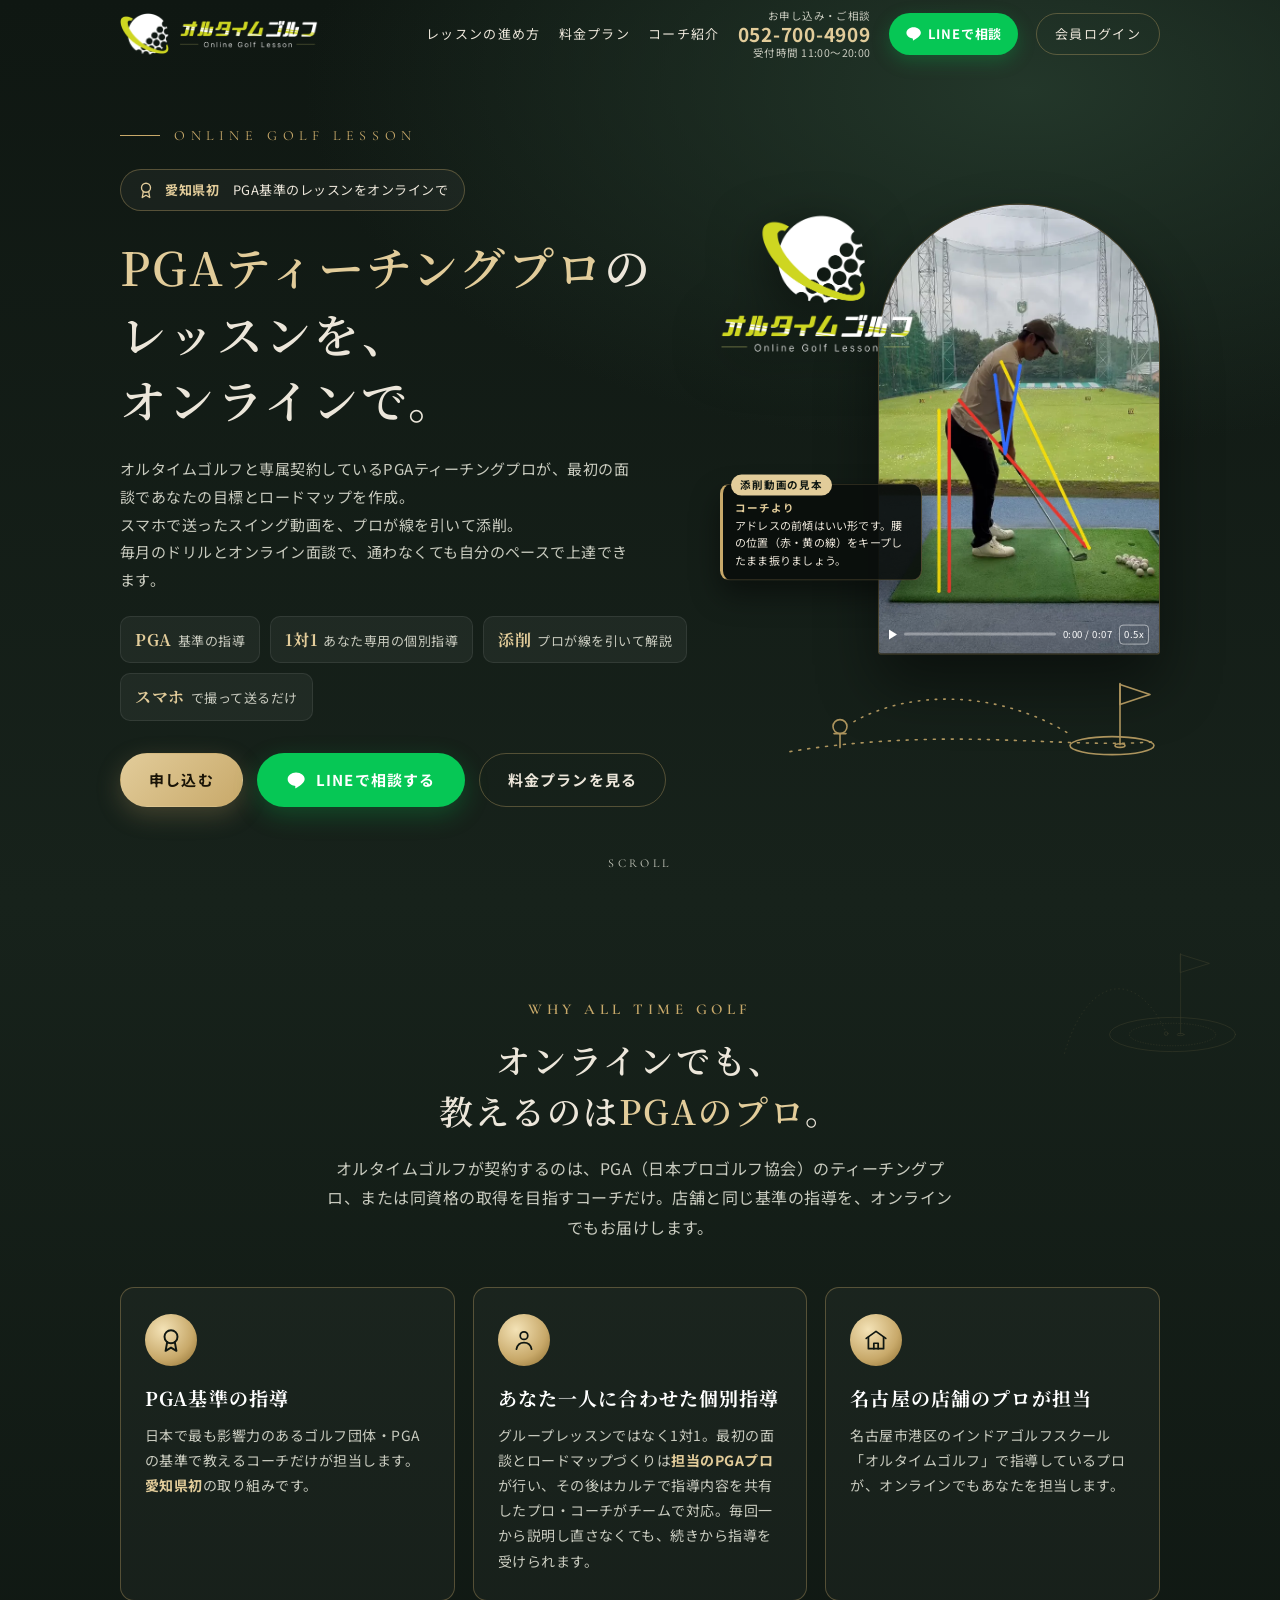
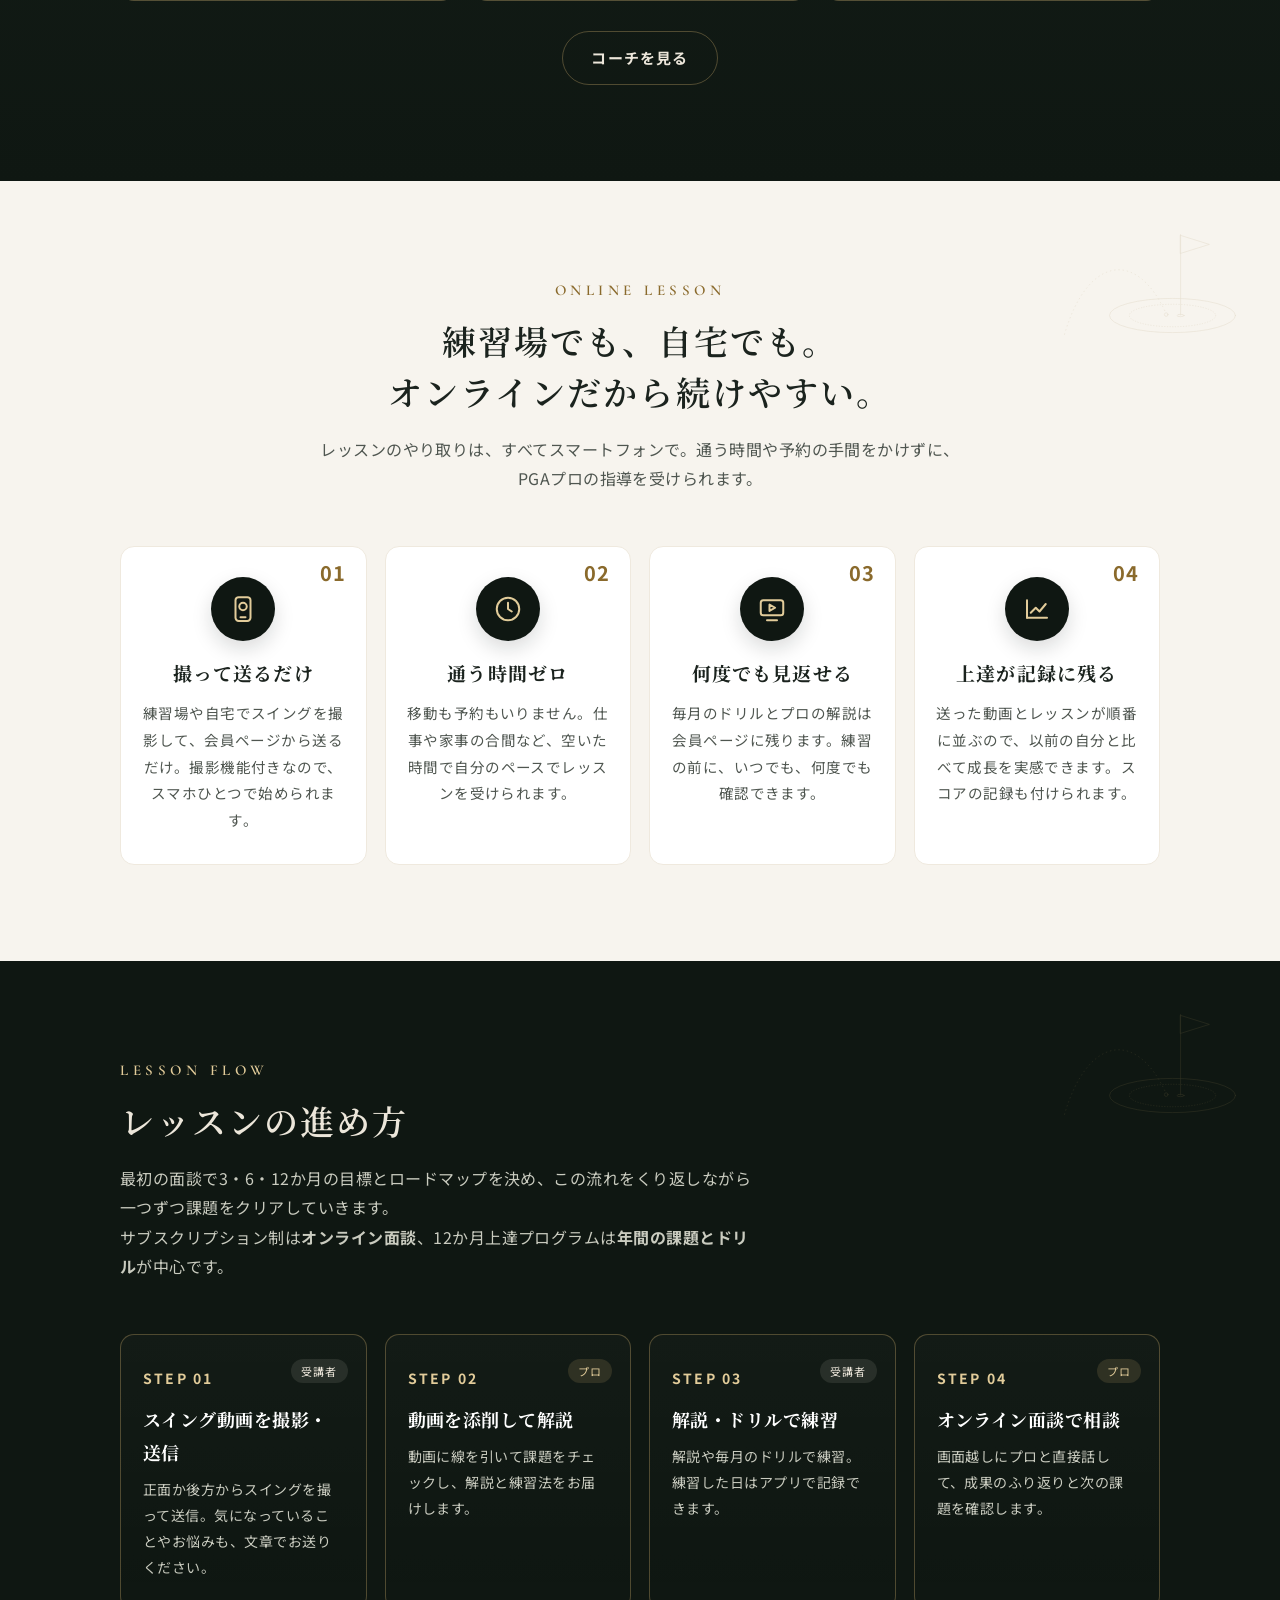
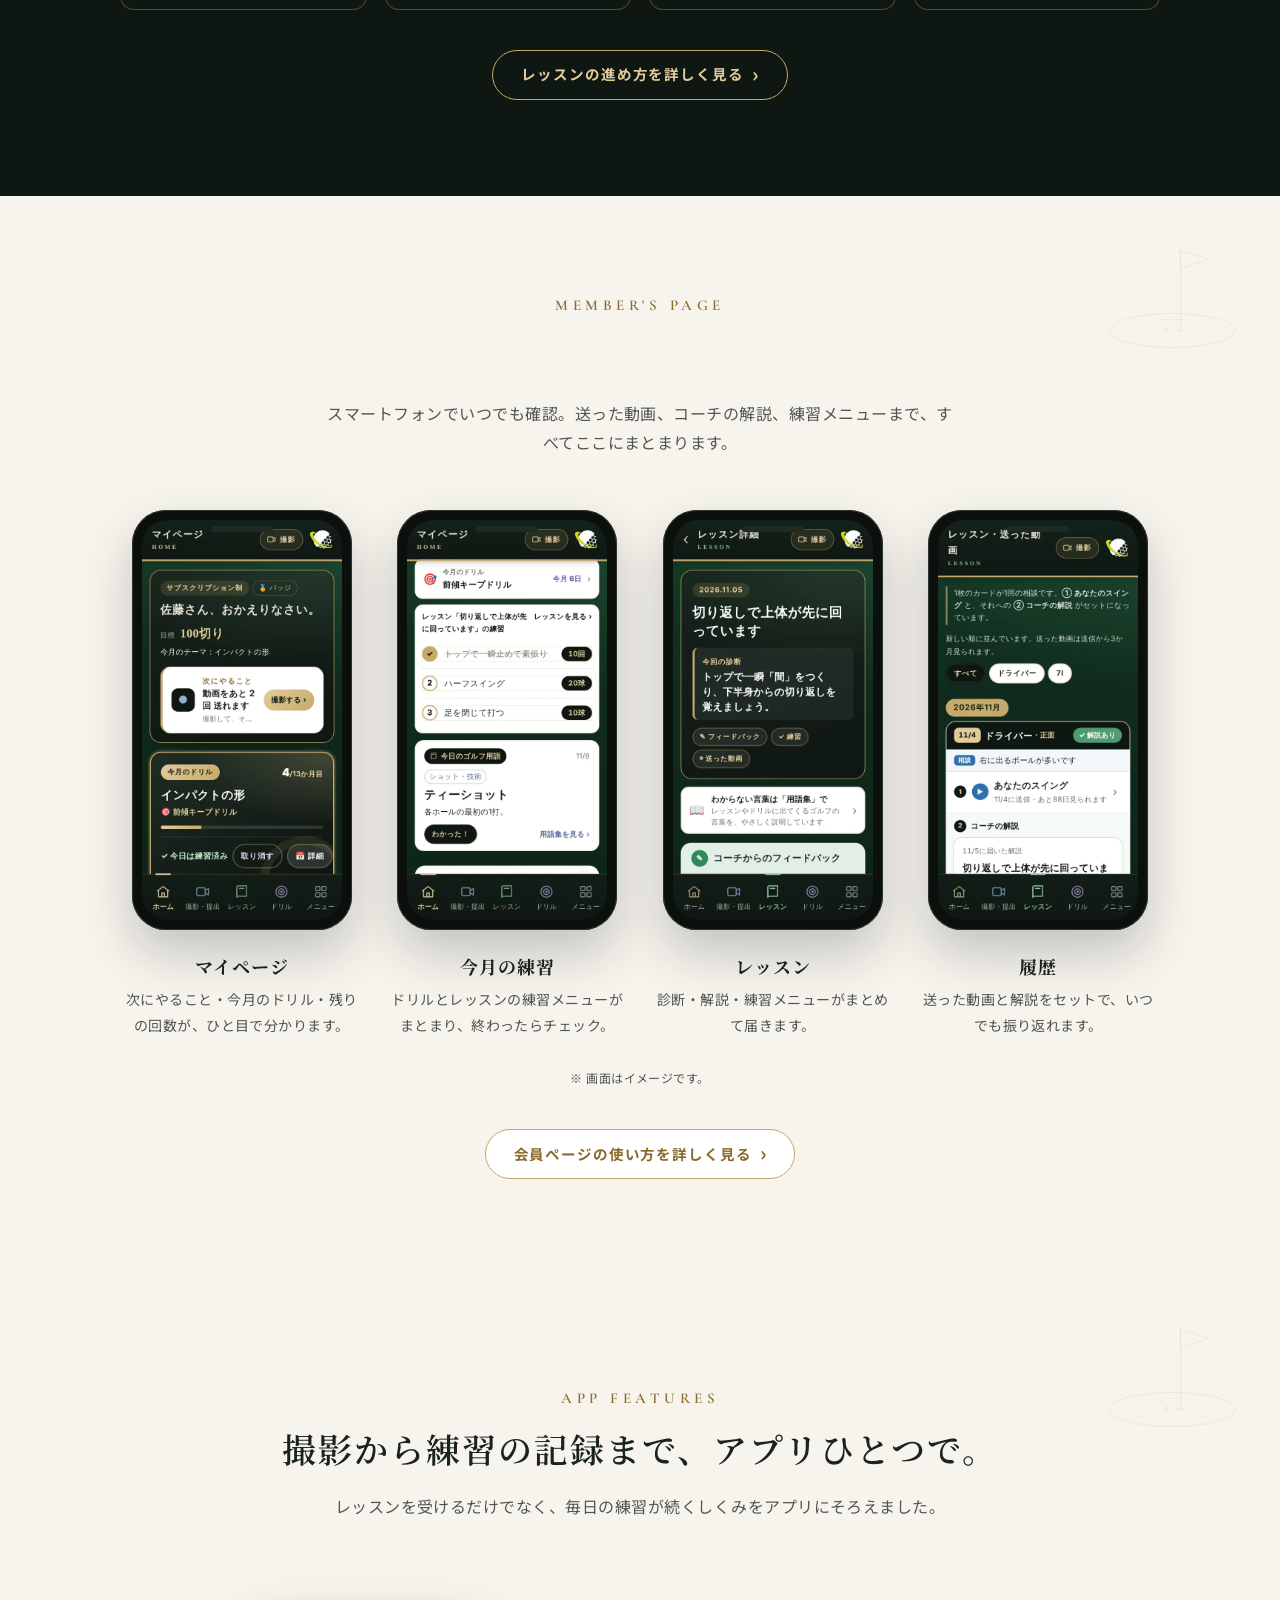
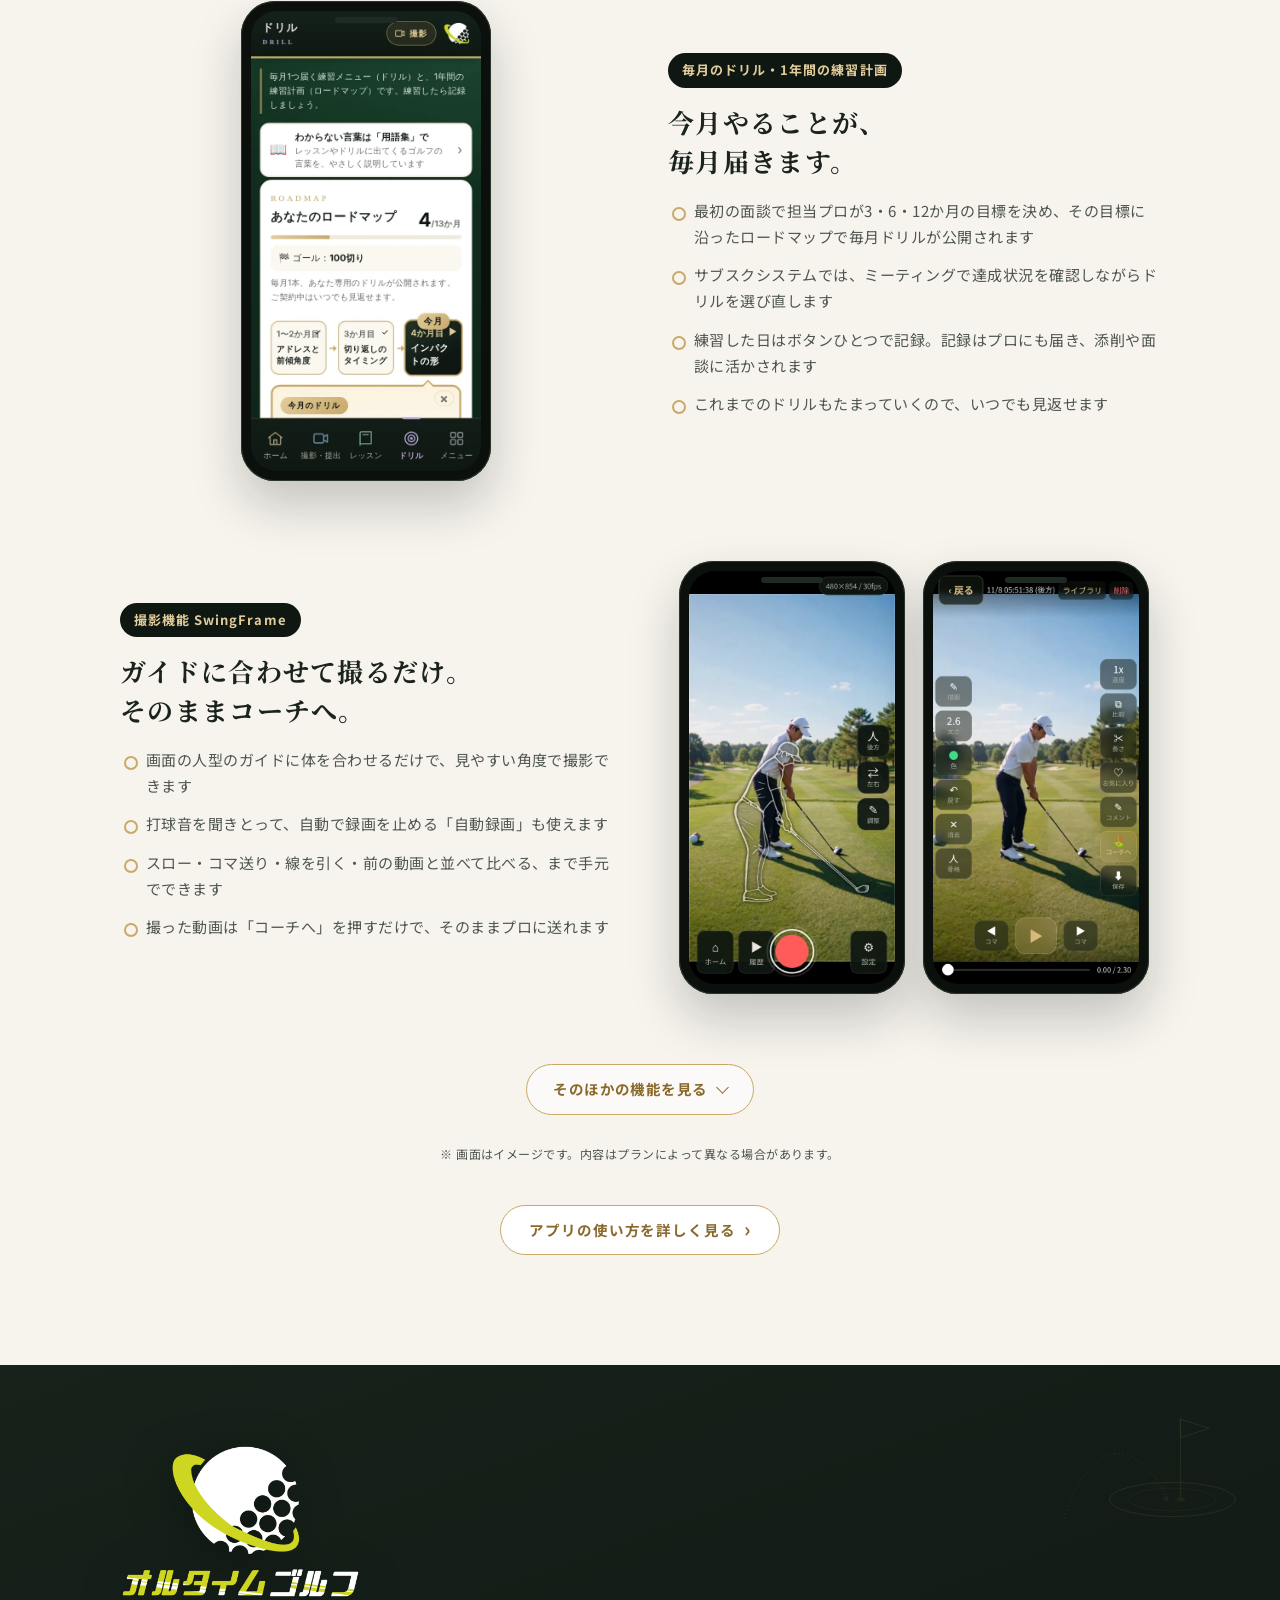
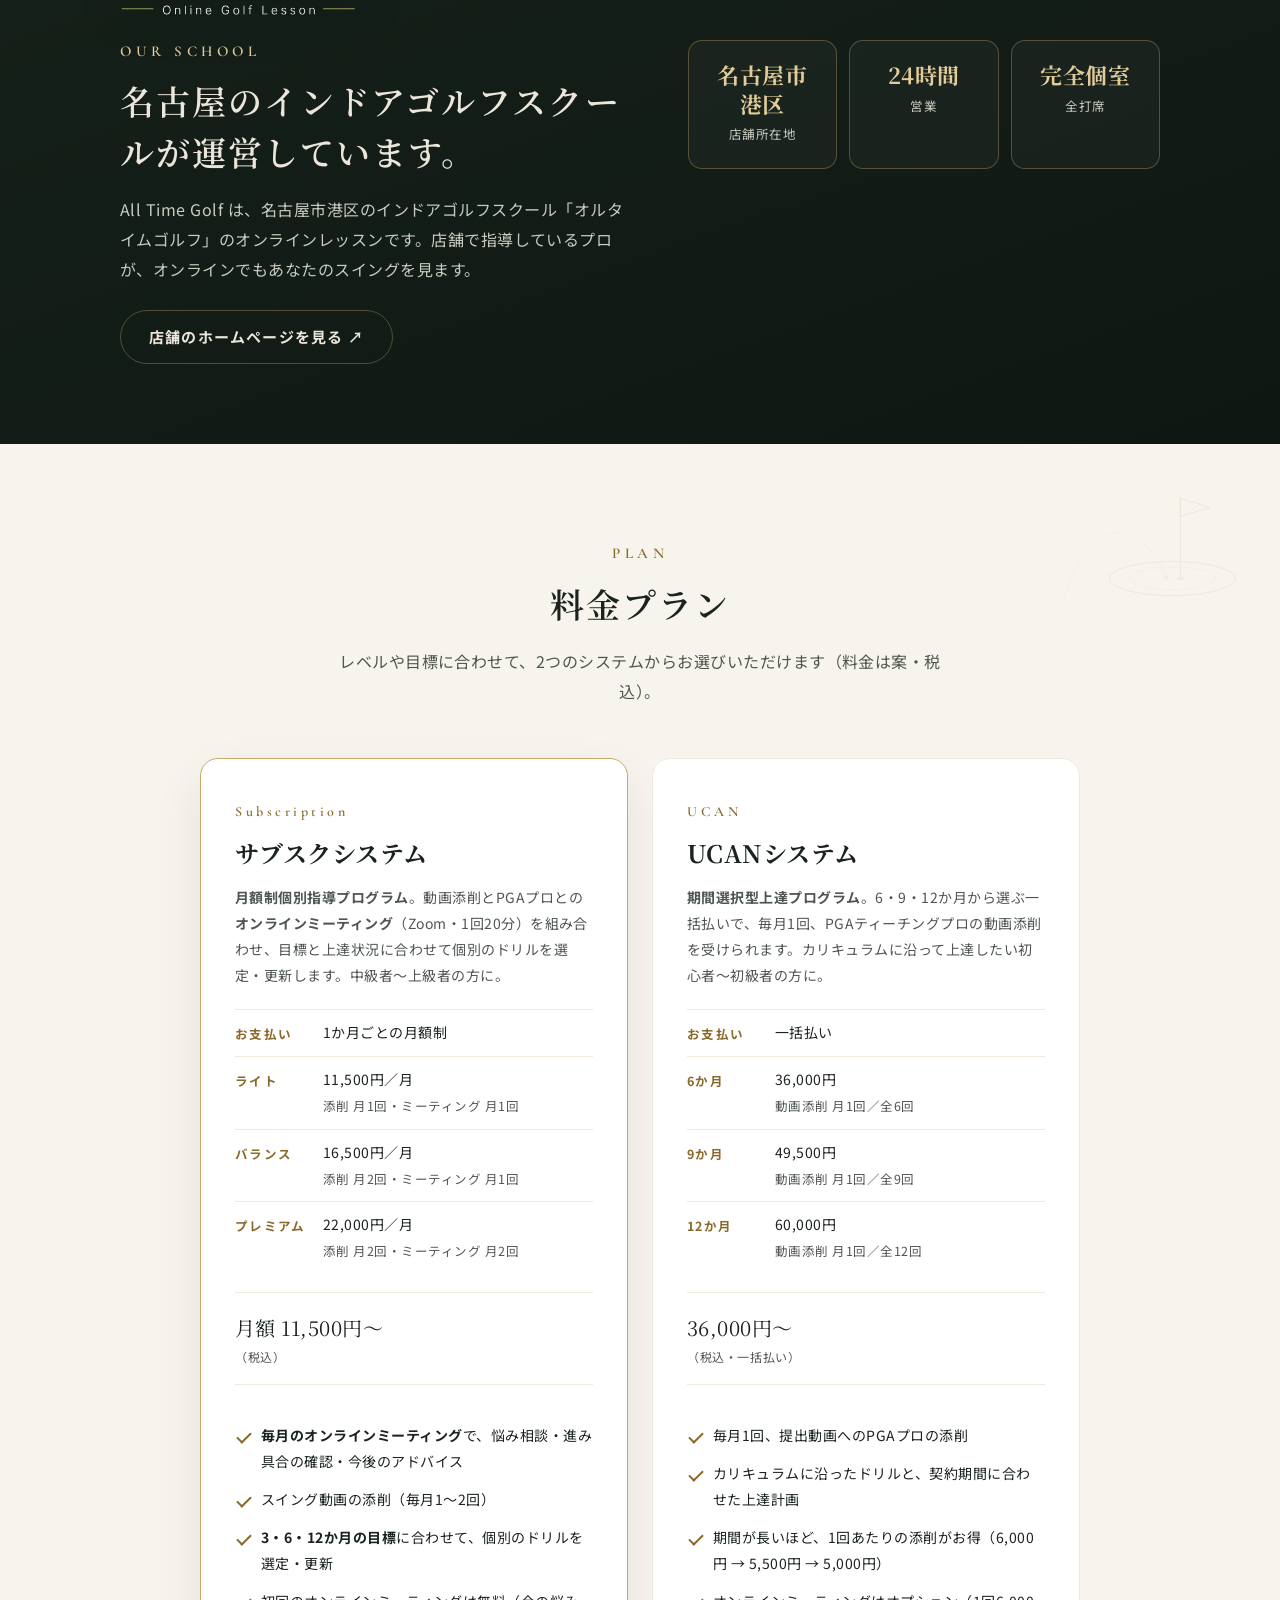
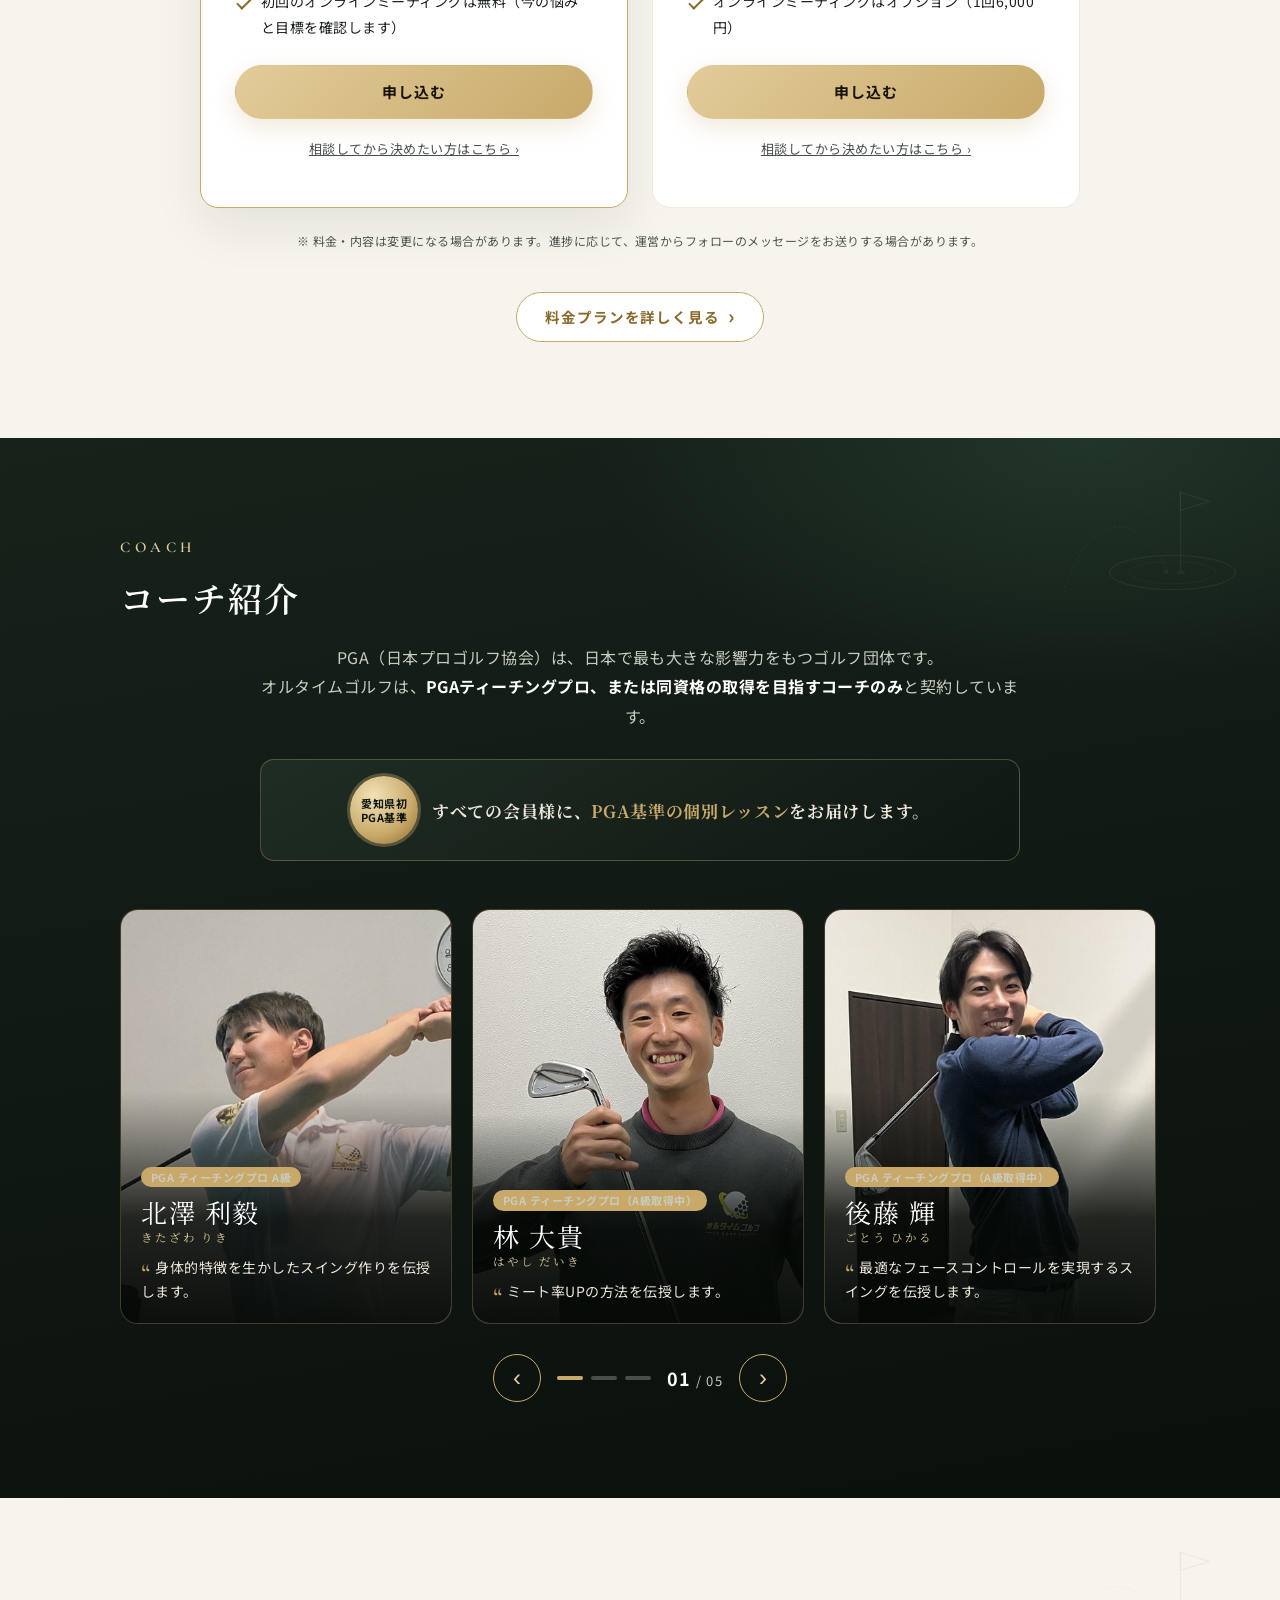
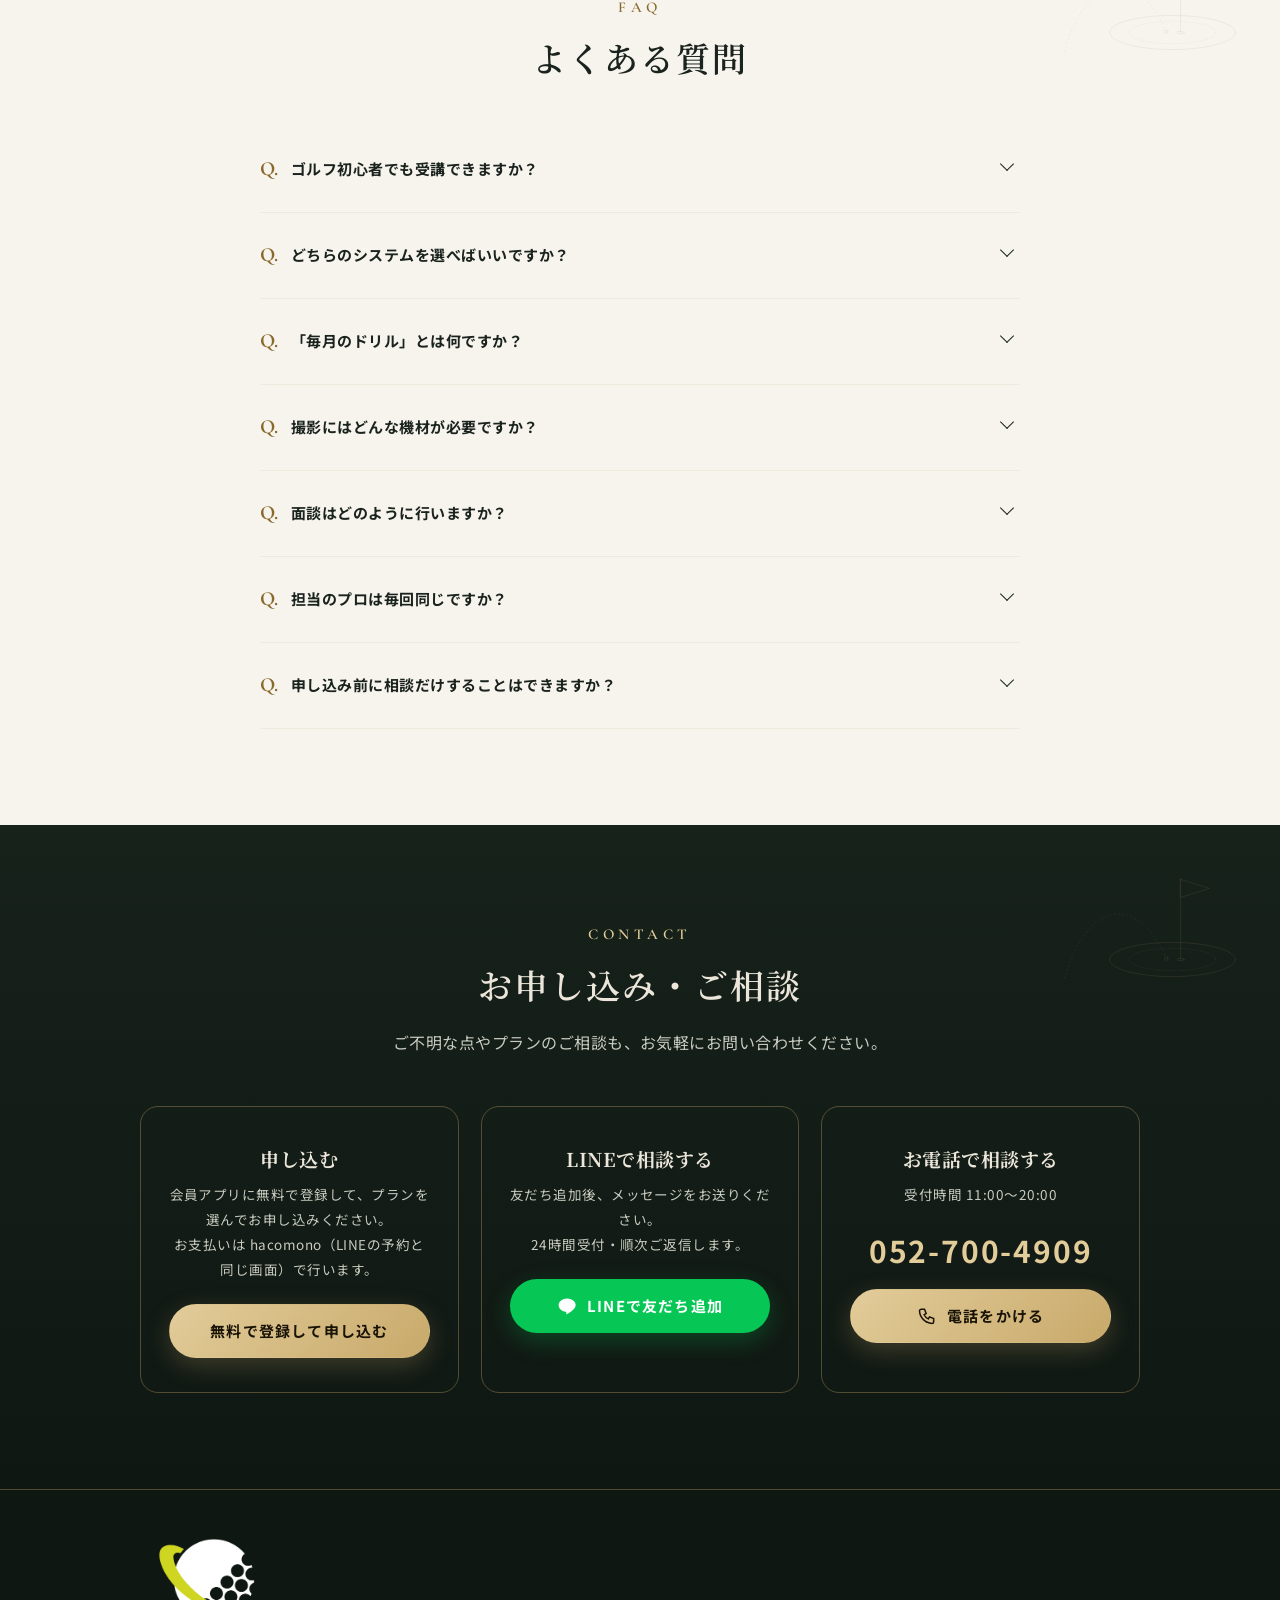
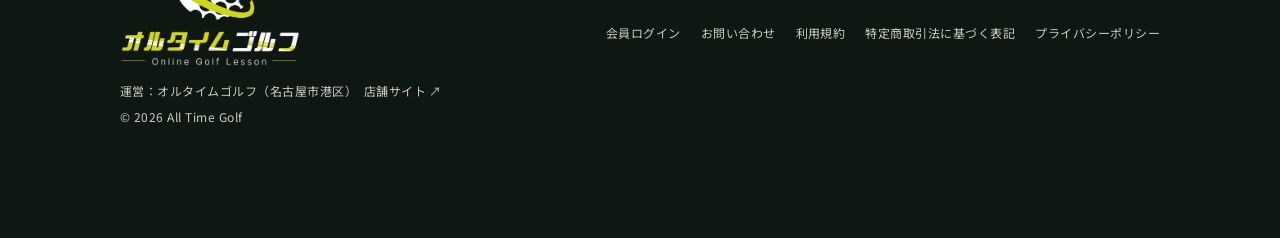
<file: index.html>
<!doctype html>
<html lang="ja">
<head>
<meta charset="utf-8">
<meta name="viewport" content="width=device-width,initial-scale=1">
<!-- 正式公開までは検索結果に出さない（リンクを知っている人だけが見られる状態）。公開するときはこの行を消す -->
<meta name="robots" content="noindex,nofollow">
<title>All Time Golf（オルタイムゴルフ）｜オンラインゴルフレッスン</title>
<meta name="description" content="All Time Golf（オルタイムゴルフ）は、スマホで送ったスイング動画をPGAプロが添削。オンライン面談や毎月のドリルで上達できるオンラインゴルフレッスンです。">
<meta property="og:title" content="All Time Golf（オルタイムゴルフ）">
<meta property="og:description" content="PGAティーチングプロのレッスンを、オンラインで。愛知県初・PGA基準のオンラインゴルフレッスン。">
<meta property="og:image" content="assets/logo.png">
<link rel="icon" type="image/png" href="assets/logo-mark.png">
<meta property="og:type" content="website">
<meta name="theme-color" content="#0f1712">
<link rel="preconnect" href="https://fonts.googleapis.com">
<link rel="preconnect" href="https://fonts.gstatic.com" crossorigin>
<link href="https://fonts.googleapis.com/css2?family=Cormorant+Garamond:wght@500;600&family=Noto+Sans+JP:wght@400;500;700&family=Noto+Serif+JP:wght@500;600&display=swap" rel="stylesheet">
<link rel="stylesheet" href="assets/site.css">
</head>
<body>

<header class="header" id="header">
  <div class="wrap">
    <a href="#top" class="logo" aria-label="オルタイムゴルフ トップへ"><img class="mark" src="assets/logo-mark.png" width="200" height="170" alt=""><img class="word" src="assets/logo-word.png" width="640" height="129" alt="オルタイムゴルフ"></a>
    <nav class="nav" aria-label="メインメニュー">
      <a href="#flow">レッスンの進め方</a>
      <a href="#plan">料金プラン</a>
      <a href="#coach">コーチ紹介</a>
      <a class="h-tel" data-tel href="tel:0527004909"><small>お申し込み・ご相談</small><b data-tel-text>052-700-4909</b><small data-hours>受付時間 11:00〜20:00</small></a>
      <a class="h-line" data-line href="https://lin.ee/ssvLEAZ" target="_blank" rel="noopener"><svg viewBox="0 0 24 24" fill="currentColor" aria-hidden="true"><path d="M12 3C6.5 3 2 6.6 2 11c0 3.9 3.5 7.2 8.3 7.9.3.1.8.2.9.5.1.3.1.7 0 1l-.1.9c0 .3-.2 1 .9.5s6-3.5 8.2-6.1c1.5-1.6 2.2-3.2 2.2-4.8C22.4 6.6 17.9 3 12 3z"/></svg>LINEで相談</a>
      <a href="app/" class="login">会員ログイン</a>
      <button type="button" class="menu-btn" id="menuBtn" aria-expanded="false" aria-controls="drawer" aria-label="メニューを開く">
        <span></span><span></span><span></span>
      </button>
    </nav>
  </div>
</header>

<div class="drawer" id="drawer" aria-hidden="true">
  <nav class="drawer-inner" aria-label="目次">
    <ul class="drawer-links">
      <li><a href="#strength"><small>01</small>オルタイムゴルフの強み</a></li>
      <li><a href="#concept"><small>02</small>オンラインの特徴</a></li>
      <li><a href="#flow"><small>03</small>レッスンの進め方</a></li>
      <li><a href="#members"><small>04</small>会員ページ</a></li>
      <li><a href="#features"><small>05</small>アプリの機能</a></li>
      <li><a href="#school"><small>06</small>運営スクール</a></li>
      <li><a href="#plan"><small>07</small>料金プラン</a></li>
      <li><a href="#coach"><small>08</small>コーチ紹介</a></li>
      <li><a href="#faq"><small>09</small>よくある質問</a></li>
      <li><a href="#contact"><small>10</small>お申し込み・ご相談</a></li>
    </ul>
    <p class="drawer-sub">GUIDE</p>
    <ul class="drawer-links pages">
      <li><a href="lesson.html"><small>›</small>レッスンとアプリの使い方</a></li>
      <li><a href="plan.html"><small>›</small>料金プランの詳細</a></li>
    </ul>
    <div class="drawer-actions">
      <a class="btn btn-gold" data-apply href="app/#/signup">申し込む</a>
      <a class="btn btn-line" data-line href="https://lin.ee/ssvLEAZ" target="_blank" rel="noopener">LINEで相談する</a>
      <a class="btn btn-ghost" data-tel href="tel:0527004909">電話する（11:00〜20:00）</a>
      <a class="btn btn-ghost" href="app/">会員ログイン</a>
    </div>
  </nav>
</div>

<main id="top">
  <!-- ヒーロー -->
  <section class="hero">
    <div class="hero-visual">
      <figure class="hv-card">
        <video class="hv-video" src="assets/hero-swing.mp4" poster="assets/hero-swing.webp" width="600" height="960" autoplay muted loop playsinline preload="auto" aria-label="添削動画の見本。後方から撮ったスイング動画に、腰の位置・シャフトとボールの線・腕の形を示す赤・黄・青の線が引かれている"></video>
        <div class="hv-bar" aria-hidden="true"><i class="hv-play"></i><span class="hv-track"><span></span></span><span class="hv-time">0:00 / 0:07</span><span class="hv-speed">0.5x</span></div>
      </figure>
      <div class="hv-note"><span class="hv-tag">添削動画の見本</span><b>コーチより</b>アドレスの前傾はいい形です。腰の位置（赤・黄の線）をキープしたまま振りましょう。</div>
      <img class="hv-logo" src="assets/logo.png" width="880" height="626" alt="オルタイムゴルフ Online Golf Lesson">
      <svg class="hv-art" viewBox="0 0 440 560" aria-hidden="true" fill="none" stroke="currentColor" stroke-width="1.6" stroke-linecap="round" stroke-linejoin="round">
        <path d="M70 548c60-10 130-14 200-12s120 6 166 2" stroke-dasharray="2 7"/>
        <path d="M120 544v-14M114 530h12"/><circle cx="120" cy="523" r="7"/>
        <path d="M134 518C190 486 280 486 352 532" stroke-dasharray="1.5 7"/>
        <ellipse cx="392" cy="542" rx="42" ry="9"/><ellipse cx="400" cy="542" rx="5" ry="1.8"/>
        <path d="M400 541V480"/><path d="M400 481l30 10-30 10z"/>
      </svg>
    </div>
    <div class="wrap">
      <div class="brand-line">ONLINE GOLF LESSON</div>
      <p class="operated"><svg viewBox="0 0 24 24" fill="none" stroke="currentColor" stroke-width="1.8" stroke-linecap="round" stroke-linejoin="round" aria-hidden="true"><circle cx="12" cy="9" r="6"/><path d="M8.5 13.8 7 22l5-3 5 3-1.5-8.2"/></svg><span><b>愛知県初</b>　PGA基準のレッスンをオンラインで</span></p>
      <h1><em>PGAティーチングプロ</em>の<br>レッスンを、<br>オンラインで。</h1>
      <p>オルタイムゴルフと専属契約しているPGAティーチングプロが、最初の面談であなたの目標とロードマップを作成。<br>スマホで送ったスイング動画を、プロが線を引いて添削。<br>毎月のドリルとオンライン面談で、通わなくても自分のペースで上達できます。</p>
      <ul class="hero-points">
        <li><b>PGA</b><span>基準の指導</span></li>
        <li><b>1対1</b><span>あなた専用の個別指導</span></li>
        <li><b>添削</b><span>プロが線を引いて解説</span></li>
        <li><b>スマホ</b><span>で撮って送るだけ</span></li>
      </ul>
      <div class="actions">
        <a class="btn btn-gold" data-apply href="app/#/signup">申し込む</a>
        <a class="btn btn-line" data-line href="https://lin.ee/ssvLEAZ" target="_blank" rel="noopener">
          <svg viewBox="0 0 24 24" fill="currentColor" aria-hidden="true"><path d="M12 3C6.5 3 2 6.6 2 11c0 3.9 3.5 7.2 8.3 7.9.3.1.8.2.9.5.1.3.1.7 0 1l-.1.9c0 .3-.2 1 .9.5s6-3.5 8.2-6.1c1.5-1.6 2.2-3.2 2.2-4.8C22.4 6.6 17.9 3 12 3z"/></svg>
          LINEで相談する
        </a>
        <a class="btn btn-ghost" href="#plan">料金プランを見る</a>
      </div>
    </div>
    <a class="scroll-cue" href="#strength">SCROLL</a>
  </section>

  <!-- 強み -->
  <section class="strength" id="strength">
    <div class="wrap">
      <div class="center">
        <p class="eyebrow reveal">Why All Time Golf</p>
        <h2 class="h2 reveal">オンラインでも、<br>教えるのは<em>PGAのプロ</em>。</h2>
        <p class="lead reveal">オルタイムゴルフが契約するのは、PGA（日本プロゴルフ協会）のティーチングプロ、または同資格の取得を目指すコーチだけ。店舗と同じ基準の指導を、オンラインでもお届けします。</p>
      </div>
      <div class="strengths">
        <div class="strength-item reveal"><span class="s-ic"><svg viewBox="0 0 24 24" fill="none" stroke="currentColor" stroke-width="1.8" stroke-linecap="round" stroke-linejoin="round" aria-hidden="true"><circle cx="12" cy="9" r="6"/><path d="M8.5 13.8 7 22l5-3 5 3-1.5-8.2"/></svg></span><b>PGA基準の指導</b><p>日本で最も影響力のあるゴルフ団体・PGAの基準で教えるコーチだけが担当します。<em>愛知県初</em>の取り組みです。</p></div>
        <div class="strength-item reveal"><span class="s-ic"><svg viewBox="0 0 24 24" fill="none" stroke="currentColor" stroke-width="1.6" stroke-linecap="round" stroke-linejoin="round" aria-hidden="true"><circle cx="12" cy="8" r="3.5"/><path d="M5 20.5c.8-3.8 3.6-6 7-6s6.2 2.2 7 6"/></svg></span><b>あなた一人に合わせた個別指導</b><p>グループレッスンではなく1対1。最初の面談とロードマップづくりは<em>担当のPGAプロ</em>が行い、その後はカルテで指導内容を共有したプロ・コーチがチームで対応。毎回一から説明し直さなくても、続きから指導を受けられます。</p></div>
        <div class="strength-item reveal"><span class="s-ic"><svg viewBox="0 0 24 24" fill="none" stroke="currentColor" stroke-width="1.6" stroke-linecap="round" stroke-linejoin="round" aria-hidden="true"><path d="M3 10.5 12 4l9 6.5"/><path d="M5 9.5V20h14V9.5"/><path d="M10 20v-5h4v5"/></svg></span><b>名古屋の店舗のプロが担当</b><p>名古屋市港区のインドアゴルフスクール「オルタイムゴルフ」で指導しているプロが、オンラインでもあなたを担当します。</p></div>
      </div>
      <p class="center reveal" style="margin:30px 0 0"><a class="btn btn-ghost" href="#coach">コーチを見る</a></p>
    </div>
  </section>

  <!-- 特徴（オンラインの良さ） -->
  <section class="concept" id="concept">
    <div class="wrap center">
      <p class="eyebrow reveal">Online Lesson</p>
      <h2 class="h2 reveal">練習場でも、自宅でも。<br>オンラインだから続けやすい。</h2>
      <p class="lead reveal">レッスンのやり取りは、すべてスマートフォンで。通う時間や予約の手間をかけずに、PGAプロの指導を受けられます。</p>
      <div class="features four">
        <div class="feature reveal"><div class="num">01</div><div class="ico"><svg viewBox="0 0 24 24" fill="none" stroke="currentColor" stroke-width="1.6" stroke-linecap="round" stroke-linejoin="round" aria-hidden="true"><rect x="6" y="2.5" width="12" height="19" rx="2.5"/><circle cx="12" cy="10" r="3"/><path d="M10 18.5h4"/></svg></div><h3>撮って送るだけ</h3><p>練習場や自宅でスイングを撮影して、会員ページから送るだけ。撮影機能付きなので、スマホひとつで始められます。</p></div>
        <div class="feature reveal"><div class="num">02</div><div class="ico"><svg viewBox="0 0 24 24" fill="none" stroke="currentColor" stroke-width="1.6" stroke-linecap="round" stroke-linejoin="round" aria-hidden="true"><circle cx="12" cy="12" r="9"/><path d="M12 7v5l3 2"/></svg></div><h3>通う時間ゼロ</h3><p>移動も予約もいりません。仕事や家事の合間など、空いた時間で自分のペースでレッスンを受けられます。</p></div>
        <div class="feature reveal"><div class="num">03</div><div class="ico"><svg viewBox="0 0 24 24" fill="none" stroke="currentColor" stroke-width="1.6" stroke-linecap="round" stroke-linejoin="round" aria-hidden="true"><rect x="3" y="5" width="18" height="12" rx="2"/><path d="M10 8.5v5l4.5-2.5z"/><path d="M8 21h8"/></svg></div><h3>何度でも見返せる</h3><p>毎月のドリルとプロの解説は会員ページに残ります。練習の前に、いつでも、何度でも確認できます。</p></div>
        <div class="feature reveal"><div class="num">04</div><div class="ico"><svg viewBox="0 0 24 24" fill="none" stroke="currentColor" stroke-width="1.6" stroke-linecap="round" stroke-linejoin="round" aria-hidden="true"><path d="M4 19V5"/><path d="M4 19h16"/><path d="m7 15 4-4 3 3 5-6"/></svg></div><h3>上達が記録に残る</h3><p>送った動画とレッスンが順番に並ぶので、以前の自分と比べて成長を実感できます。スコアの記録も付けられます。</p></div>
      </div>
    </div>
  </section>

  <!-- レッスンの流れ -->
  <section class="flow" id="flow">
    <div class="wrap">
      <p class="eyebrow reveal">Lesson Flow</p>
      <h2 class="h2 reveal">レッスンの進め方</h2>
      <p class="lead reveal">最初の面談で3・6・12か月の目標とロードマップを決め、この流れをくり返しながら一つずつ課題をクリアしていきます。<br>サブスクリプション制は<b>オンライン面談</b>、12か月上達プログラムは<b>年間の課題とドリル</b>が中心です。</p>
      <ol class="steps">
        <li class="step reveal"><span class="who you">受講者</span><h3>スイング動画を撮影・送信</h3><p>正面か後方からスイングを撮って送信。気になっていることやお悩みも、文章でお送りください。</p></li>
        <li class="step reveal"><span class="who coach">プロ</span><h3>動画を添削して解説</h3><p>動画に線を引いて課題をチェックし、解説と練習法をお届けします。</p></li>
        <li class="step reveal"><span class="who you">受講者</span><h3>解説・ドリルで練習</h3><p>解説や毎月のドリルで練習。練習した日はアプリで記録できます。</p></li>
        <li class="step reveal"><span class="who coach">プロ</span><h3>オンライン面談で相談</h3><p>画面越しにプロと直接話して、成果のふり返りと次の課題を確認します。</p></li>
      </ol>
      <p class="more reveal"><a class="more-link" href="lesson.html">レッスンの進め方を詳しく見る</a></p>
    </div>
  </section>

  <!-- 会員ページ -->
  <section class="members-preview" id="members">
    <div class="wrap center">
      <p class="eyebrow reveal">Member's Page</p>
      <h2 class="h2 reveal">レッスンは、専用の会員ページに届きます。</h2>
      <p class="lead reveal">スマートフォンでいつでも確認。送った動画、コーチの解説、練習メニューまで、すべてここにまとまります。</p>
      <div class="screens four">
        <figure class="screen">
          <div class="phone"><img src="assets/screens/home.webp" width="540" height="1080" loading="lazy" alt="マイページの画面。次にやること、目標、今月のドリルと練習の記録ボタンが表示されている"></div>
          <figcaption><b>マイページ</b><span>次にやること・今月のドリル・残りの回数が、ひと目で分かります。</span></figcaption>
        </figure>
        <figure class="screen">
          <div class="phone"><img src="assets/screens/practice.webp" width="540" height="1080" loading="lazy" alt="今月の練習の画面。今月のドリルとレッスンの練習メニューがチェックリストで並んでいる"></div>
          <figcaption><b>今月の練習</b><span>ドリルとレッスンの練習メニューがまとまり、終わったらチェック。</span></figcaption>
        </figure>
        <figure class="screen">
          <div class="phone"><img src="assets/screens/lesson.webp" width="540" height="1080" loading="lazy" alt="レッスン詳細の画面。今回の診断と、フィードバック・練習・送った動画へのボタンが表示されている"></div>
          <figcaption><b>レッスン</b><span>診断・解説・練習メニューがまとめて届きます。</span></figcaption>
        </figure>
        <figure class="screen">
          <div class="phone"><img src="assets/screens/history.webp" width="540" height="1080" loading="lazy" alt="レッスンと送った動画の画面。送った動画とその解説が月ごとに並んでいる"></div>
          <figcaption><b>履歴</b><span>送った動画と解説をセットで、いつでも振り返れます。</span></figcaption>
        </figure>
      </div>
      <p class="screens-note">※ 画面はイメージです。</p>
      <p class="more reveal"><a class="more-link" href="lesson.html#lesson-flow">会員ページの使い方を詳しく見る</a></p>
    </div>
  </section>

  <!-- アプリの機能 -->
  <section class="app-features" id="features">
    <div class="wrap">
      <div class="center">
        <p class="eyebrow reveal">App Features</p>
        <h2 class="h2 reveal">撮影から練習の記録まで、<br class="sp">アプリひとつで。</h2>
        <p class="lead reveal">レッスンを受けるだけでなく、毎日の練習が続くしくみをアプリにそろえました。</p>
      </div>

      <div class="af-row reveal">
        <div class="af-shots">
          <div class="phone"><img src="assets/screens/drills.webp" width="540" height="1080" loading="lazy" alt="ドリルの画面。1年間のロードマップと、今月のドリルが表示されている"></div>
        </div>
        <div class="af-text">
          <p class="af-tag">毎月のドリル・1年間の練習計画</p>
          <h3>今月やることが、<br>毎月届きます。</h3>
          <ul class="af-list">
            <li>最初の面談で担当プロが3・6・12か月の目標を決め、その目標に沿ったロードマップで毎月ドリルが公開されます</li>
            <li>サブスクシステムでは、ミーティングで達成状況を確認しながらドリルを選び直します</li>
                        <li>練習した日はボタンひとつで記録。記録はプロにも届き、添削や面談に活かされます</li>
            <li>これまでのドリルもたまっていくので、いつでも見返せます</li>
          </ul>
        </div>
      </div>


      <div class="af-row rev reveal">
        <div class="af-shots">
          <div class="phone"><img src="assets/screens/swingframe.webp" width="540" height="1080" loading="lazy" alt="撮影機能 SwingFrame の撮影画面。人型のガイドに体を合わせて撮影できる"></div>
          <div class="phone"><img src="assets/screens/swingframe-review.webp" width="540" height="1080" loading="lazy" alt="SwingFrame の再生画面。線を引く・速度・比較・コーチへ送るボタンが並んでいる"></div>
        </div>
        <div class="af-text">
          <p class="af-tag">撮影機能 SwingFrame</p>
          <h3>ガイドに合わせて撮るだけ。<br>そのままコーチへ。</h3>
          <ul class="af-list">
            <li>画面の人型のガイドに体を合わせるだけで、見やすい角度で撮影できます</li>
            <li>打球音を聞きとって、自動で録画を止める「自動録画」も使えます</li>
            <li>スロー・コマ送り・線を引く・前の動画と並べて比べる、まで手元でできます</li>
            <li>撮った動画は「コーチへ」を押すだけで、そのままプロに送れます</li>
          </ul>
        </div>
      </div>

      <details class="fold af-fold"><summary class="fold-btn"><span class="fo">そのほかの機能を見る</span><span class="fc">閉じる</span></summary>
      <div class="af-row reveal">
        <div class="af-shots">
          <div class="phone"><img src="assets/screens/calendar.webp" width="540" height="1080" loading="lazy" alt="練習した日のカレンダー。練習した日に印がつき、1か月の練習日数が表示されている"></div>
        </div>
        <div class="af-text">
          <p class="af-tag">練習の記録</p>
          <h3>練習した日が、<br>ひと目で分かる。</h3>
          <ul class="af-list">
            <li>練習したらボタンを押すだけ。カレンダーで1か月分の練習日を確かめられます</li>
            <li>付け忘れた日も、あとから記録できます</li>
            <li>練習の記録はコーチにも届くので、面談やレッスンで活かされます</li>
          </ul>
        </div>
      </div>

      <div class="features four af-more">
        <div class="feature reveal">
          <div class="ico"><svg viewBox="0 0 24 24" fill="none" stroke="currentColor" stroke-width="1.6" stroke-linecap="round" stroke-linejoin="round"><rect x="3" y="5" width="18" height="16" rx="2"/><path d="M16 3v4M8 3v4M3 10h18"/></svg></div>
          <h3>オンライン面談</h3>
          <p>プロとZoom（ビデオ通話）で直接相談。1回20分です。予約は会員ページのボタンから、LINEの予約と同じ画面（hacomono）で行います（プランにより回数が異なります）。</p>
        </div>
        <div class="feature reveal">
          <div class="ico"><svg viewBox="0 0 24 24" fill="none" stroke="currentColor" stroke-width="1.6" stroke-linecap="round" stroke-linejoin="round"><path d="M4 19.5A2.5 2.5 0 0 1 6.5 17H20"/><path d="M6.5 2H20v20H6.5A2.5 2.5 0 0 1 4 19.5v-15A2.5 2.5 0 0 1 6.5 2z"/></svg></div>
          <h3>用語集</h3>
          <p>レッスンに出てくるゴルフの言葉を、やさしく解説。ルールやマナー、安全のことも調べられます。</p>
        </div>
        <div class="feature reveal">
          <div class="ico"><svg viewBox="0 0 24 24" fill="none" stroke="currentColor" stroke-width="1.6" stroke-linecap="round" stroke-linejoin="round"><path d="M12 20h9"/><path d="M16.5 3.5a2.1 2.1 0 0 1 3 3L7 19l-4 1 1-4z"/></svg></div>
          <h3>メモ</h3>
          <p>練習で気づいたことを書いておけます。ホームにいちばん新しいメモが表示されます。</p>
        </div>
        <div class="feature reveal">
          <div class="ico"><svg viewBox="0 0 24 24" fill="none" stroke="currentColor" stroke-width="1.6" stroke-linecap="round" stroke-linejoin="round"><path d="M4 22V4"/><path d="M4 4h12l-2 4 2 4H4"/></svg></div>
          <h3>スコア記録</h3>
          <p>ラウンドのスコアを記録すると、ベストスコアと平均スコアを自動で計算します。</p>
        </div>
      </div>
      </details>
      <p class="screens-note">※ 画面はイメージです。内容はプランによって異なる場合があります。</p>
      <p class="more reveal"><a class="more-link" href="lesson.html#app">アプリの使い方を詳しく見る</a></p>
    </div>
  </section>

  <!-- 運営スクール -->
  <section class="operator" id="school">
    <div class="wrap operator-grid">
      <div>
        <img class="op-logo reveal" src="assets/logo.png" alt="オルタイムゴルフ Online Golf Lesson" width="880" height="626" loading="lazy">
        <p class="eyebrow reveal">Our School</p>
        <h2 class="h2 reveal">名古屋のインドアゴルフスクールが運営しています。</h2>
        <p class="lead reveal">All Time Golf は、名古屋市港区のインドアゴルフスクール「オルタイムゴルフ」のオンラインレッスンです。店舗で指導しているプロが、オンラインでもあなたのスイングを見ます。</p>
        <a class="btn btn-ghost reveal" href="https://alltime-golf.com/" target="_blank" rel="noopener">店舗のホームページを見る ↗</a>
      </div>
      <ul class="facts reveal">
        <li><b>名古屋市<br>港区</b><span>店舗所在地</span></li>
        <li><b>24時間</b><span>営業</span></li>
        <li><b>完全個室</b><span>全打席</span></li>
      </ul>
    </div>
  </section>

  <!-- 料金プラン -->
  <section id="plan">
    <div class="wrap center">
      <p class="eyebrow reveal">Plan</p>
      <h2 class="h2 reveal">料金プラン</h2>
      <p class="lead reveal">レベルや目標に合わせて、2つのシステムからお選びいただけます（料金は案・税込）。</p>
      <div class="plans">
        <div class="plan featured reveal">
          <div class="en">Subscription</div>
          <h3>サブスクシステム</h3>
          <p class="plan-lead"><b>月額制個別指導プログラム</b>。動画添削とPGAプロとの<b>オンラインミーティング</b>（Zoom・1回20分）を組み合わせ、目標と上達状況に合わせて個別のドリルを選定・更新します。中級者〜上級者の方に。</p>
          <dl class="spec">
            <div><dt>お支払い</dt><dd>1か月ごとの月額制</dd></div>
            <div><dt>ライト</dt><dd>11,500円／月<br><span>添削 月1回・ミーティング 月1回</span></dd></div>
            <div><dt>バランス</dt><dd>16,500円／月<br><span>添削 月2回・ミーティング 月1回</span></dd></div>
            <div><dt>プレミアム</dt><dd>22,000円／月<br><span>添削 月2回・ミーティング 月2回</span></dd></div>
          </dl>
          <div class="price">月額 11,500円〜<small>（税込）</small></div>
          <ul class="plan-items">
            <li><b>毎月のオンラインミーティング</b>で、悩み相談・進み具合の確認・今後のアドバイス</li>
            <li>スイング動画の添削（毎月1〜2回）</li>
            <li><b>3・6・12か月の目標</b>に合わせて、個別のドリルを選定・更新</li>
            <li>初回のオンラインミーティングは無料（今の悩みと目標を確認します）</li>
          </ul>
          <a class="btn btn-gold" data-apply href="app/#/signup">申し込む</a>
          <a class="plan-ask-link" href="#contact">相談してから決めたい方はこちら ›</a>
        </div>
        <div class="plan reveal">
          <div class="en">UCAN</div>
          <h3>UCANシステム</h3>
          <p class="plan-lead"><b>期間選択型上達プログラム</b>。6・9・12か月から選ぶ一括払いで、毎月1回、PGAティーチングプロの動画添削を受けられます。カリキュラムに沿って上達したい初心者〜初級者の方に。</p>
          <dl class="spec">
            <div><dt>お支払い</dt><dd>一括払い</dd></div>
            <div><dt>6か月</dt><dd>36,000円<br><span>動画添削 月1回／全6回</span></dd></div>
            <div><dt>9か月</dt><dd>49,500円<br><span>動画添削 月1回／全9回</span></dd></div>
            <div><dt>12か月</dt><dd>60,000円<br><span>動画添削 月1回／全12回</span></dd></div>
          </dl>
          <div class="price">36,000円〜<small>（税込・一括払い）</small></div>
          <ul class="plan-items">
            <li>毎月1回、提出動画へのPGAプロの添削</li>
            <li>カリキュラムに沿ったドリルと、契約期間に合わせた上達計画</li>
            <li>期間が長いほど、1回あたりの添削がお得（6,000円 → 5,500円 → 5,000円）</li>
            <li>オンラインミーティングはオプション（1回6,000円）</li>
          </ul>
          <a class="btn btn-gold" data-apply href="app/#/signup">申し込む</a>
          <a class="plan-ask-link" href="#contact">相談してから決めたい方はこちら ›</a>
        </div>
      </div>
      <p class="note reveal">※ 料金・内容は変更になる場合があります。進捗に応じて、運営からフォローのメッセージをお送りする場合があります。</p>
      <p class="more reveal"><a class="more-link" href="plan.html">料金プランを詳しく見る</a></p>
    </div>
  </section>

  <!-- コーチ -->
  <section class="coach" id="coach">
    <div class="wrap">
      <p class="eyebrow reveal">Coach</p>
      <h2 class="h2 reveal">コーチ紹介</h2>
      <p class="coach-lead reveal">PGA（日本プロゴルフ協会）は、日本で最も大きな影響力をもつゴルフ団体です。<br>オルタイムゴルフは、<b>PGAティーチングプロ、または同資格の取得を目指すコーチのみ</b>と契約しています。</p>
      <div class="coach-badge reveal"><span>愛知県初<br>PGA基準</span><b>すべての会員様に、<em>PGA基準の個別レッスン</em>をお届けします。</b></div>
      <div class="cs reveal" role="region" aria-roledescription="carousel" aria-label="コーチ紹介">
        <div class="cs-track" id="coachTrack" tabindex="0">
        <article class="coach-card cs-slide" aria-roledescription="slide" aria-label="1 / 5">
          <div class="coach-ph"><img src="assets/coach/kitazawa.jpg" style="object-position:55% 30%" alt="北澤 利毅コーチ" width="800" height="600" loading="lazy"></div>
          <div class="coach-tx">
            <p class="coach-tag">PGA ティーチングプロ A級</p>
            <p class="coach-name">北澤 利毅<small>きたざわ りき</small></p>
            <p class="coach-msg">身体的特徴を生かしたスイング作りを伝授します。</p>
          </div>
        </article>
        <article class="coach-card cs-slide" aria-roledescription="slide" aria-label="2 / 5">
          <div class="coach-ph"><img src="assets/coach/hayashi.jpg" style="object-position:45% 30%" alt="林 大貴コーチ" width="800" height="600" loading="lazy"></div>
          <div class="coach-tx">
            <p class="coach-tag">PGA ティーチングプロ（A級取得中）</p>
            <p class="coach-name">林 大貴<small>はやし だいき</small></p>
            <p class="coach-msg">ミート率UPの方法を伝授します。</p>
          </div>
        </article>
        <article class="coach-card cs-slide" aria-roledescription="slide" aria-label="3 / 5">
          <div class="coach-ph"><img src="assets/coach/goto.jpg" style="object-position:50% 0%" alt="後藤 輝コーチ" width="800" height="600" loading="lazy"></div>
          <div class="coach-tx">
            <p class="coach-tag">PGA ティーチングプロ（A級取得中）</p>
            <p class="coach-name">後藤 輝<small>ごとう ひかる</small></p>
            <p class="coach-msg">最適なフェースコントロールを実現するスイングを伝授します。</p>
          </div>
        </article>
        <article class="coach-card cs-slide" aria-roledescription="slide" aria-label="4 / 5">
          <div class="coach-ph"><img src="assets/coach/narita.jpg" style="object-position:45% 20%" alt="成田 風里コーチ" width="800" height="600" loading="lazy"></div>
          <div class="coach-tx">
            <p class="coach-tag">PGA ティーチングプロ（A級取得中）</p>
            <p class="coach-name">成田 風里<small>なるた かざり</small></p>
            <p class="coach-msg">筋力を効率よくスイングに反映させる方法を伝授します。</p>
          </div>
        </article>
        <article class="coach-card cs-slide" aria-roledescription="slide" aria-label="5 / 5">
          <div class="coach-ph"><img src="assets/coach/nawa.jpg" style="object-position:65% 20%" alt="名和 里依コーチ" width="800" height="600" loading="lazy"></div>
          <div class="coach-tx">
            <p class="coach-tag">PGA ティーチングプロ取得中（USGTF ティーチングプロ）</p>
            <p class="coach-name">名和 里依<small>なわ さとえ</small></p>
            <p class="coach-msg">女性視点で、美スイングの作り方を伝授します。</p>
          </div>
        </article>
        </div>
        <div class="cs-ctrl">
          <button type="button" class="cs-btn" id="coachPrev" aria-label="前のコーチ">‹</button>
          <div class="cs-dots" id="coachDots" role="group" aria-label="コーチを選ぶ"></div>
          <span class="cs-count" aria-hidden="true"><b id="coachNo">01</b> / 05</span>
          <button type="button" class="cs-btn" id="coachNext" aria-label="次のコーチ">›</button>
        </div>
      </div>
    </div>
  </section>

  <!-- よくある質問 -->
  <section id="faq">
    <div class="wrap">
      <div class="center">
        <p class="eyebrow reveal">FAQ</p>
        <h2 class="h2 reveal">よくある質問</h2>
      </div>
      <div class="faq-list reveal">
        <details><summary>ゴルフ初心者でも受講できますか？</summary>
          <p>はい。ゴルフを始めたばかりの方も受講いただけます。今のレベルや目標をうかがって、合うプランをご案内します。</p></details>
        <details><summary>どちらのシステムを選べばいいですか？</summary>
          <p>「サブスクシステム」は、動画の添削とプロとのオンラインミーティングで、個別の目標に合わせて上達する月額制のプランです（中級者〜上級者向け）。「UCANシステム」は、6・9・12か月から期間を選び、カリキュラムに沿って毎月の動画添削で進めるプランです（初心者〜初級者向け）。迷ったらお気軽にご相談ください。</p></details>
        <details><summary>「毎月のドリル」とは何ですか？</summary>
          <p>上達のための練習メニュー（動画つき）です。最初の面談で担当プロが決めた3・6・12か月の目標に沿って、毎月ロードマップで公開されます。サブスクリプション制は面談で達成状況を確認しながら選び直し、12か月上達プログラムは年間のカリキュラムに沿って進みます。</p></details>
        <details><summary>撮影にはどんな機材が必要ですか？</summary>
          <p>スマートフォンがあれば大丈夫です。撮影の条件（方向・距離など）は課題ごとにご案内します。</p></details>
        <details><summary>面談はどのように行いますか？</summary>
          <p>Zoom（ビデオ通話アプリ）で、画面越しにPGAプロと直接お話しします（1回20分）。動画やドリルを画面で共有しながら解説します（サブスクリプション制はコースにより月1〜2回、12か月上達プログラムはオプションで年4回程度がおすすめ）。</p></details>
        <details><summary>担当のプロは毎回同じですか？</summary>
          <p>最初の面談とロードマップづくりは、担当のPGAプロが行います。その後の添削や面談は、手の空いているプロ・コーチが対応します。指導の内容はカルテで共有しているので、毎回一から説明し直す必要はありません。</p></details>
        <details><summary>申し込み前に相談だけすることはできますか？</summary>
          <p>はい。LINE またはお電話（11:00〜20:00）で、お気軽にご相談ください。</p></details>
      </div>
    </div>
  </section>

  <!-- お問い合わせ -->
  <section class="contact" id="contact">
    <div class="wrap center">
      <p class="eyebrow reveal">Contact</p>
      <h2 class="h2 reveal">お申し込み・ご相談</h2>
      <p class="lead reveal">ご不明な点やプランのご相談も、お気軽にお問い合わせください。</p>
      <div class="contact-grid">
        <div class="contact-card reveal">
          <h3>申し込む</h3>
          <p>会員アプリに無料で登録して、プランを選んでお申し込みください。<br>お支払いは hacomono（LINEの予約と同じ画面）で行います。</p>
          <a class="btn btn-gold" data-apply href="app/#/signup">無料で登録して申し込む</a>
        </div>
        <div class="contact-card reveal">
          <h3>LINEで相談する</h3>
          <p>友だち追加後、メッセージをお送りください。<br>24時間受付・順次ご返信します。</p>
          <a class="btn btn-line" data-line href="https://lin.ee/ssvLEAZ" target="_blank" rel="noopener">
            <svg viewBox="0 0 24 24" fill="currentColor" aria-hidden="true"><path d="M12 3C6.5 3 2 6.6 2 11c0 3.9 3.5 7.2 8.3 7.9.3.1.8.2.9.5.1.3.1.7 0 1l-.1.9c0 .3-.2 1 .9.5s6-3.5 8.2-6.1c1.5-1.6 2.2-3.2 2.2-4.8C22.4 6.6 17.9 3 12 3z"/></svg>
            LINEで友だち追加
          </a>
        </div>
        <div class="contact-card reveal">
          <h3>お電話で相談する</h3>
          <p data-hours>受付時間 11:00〜20:00</p>
          <a class="tel" data-tel data-tel-text href="tel:0527004909">052-700-4909</a>
          <a class="btn btn-gold" data-tel href="#contact" style="margin-top:14px">
            <svg viewBox="0 0 24 24" fill="none" stroke="currentColor" stroke-width="1.8" aria-hidden="true"><path d="M5 4h4l2 5-2.5 1.5a11 11 0 0 0 5 5L15 13l5 2v4a2 2 0 0 1-2 2A16 16 0 0 1 3 6a2 2 0 0 1 2-2"/></svg>
            電話をかける
          </a>
        </div>
      </div>
    </div>
  </section>
</main>

<footer class="footer">
  <div class="wrap">
    <div>
      <img src="assets/logo.png" width="180" height="128" alt="オルタイムゴルフ Online Golf Lesson" style="height:auto">
      <p style="margin:14px 0 0">運営：オルタイムゴルフ（名古屋市港区）　<a href="https://alltime-golf.com/" target="_blank" rel="noopener">店舗サイト ↗</a></p>
      <p style="margin:4px 0 0">&copy; <span id="year"></span> All Time Golf</p>
    </div>
    <nav aria-label="フッターメニュー">
      <a href="app/">会員ログイン</a>
      <a href="#contact">お問い合わせ</a>
      <a href="legal/terms.html">利用規約</a>
      <a href="legal/tokushoho.html">特定商取引法に基づく表記</a>
      <a href="legal/privacy.html">プライバシーポリシー</a>
    </nav>
  </div>
</footer>

<div class="sticky-cta" id="stickyCta" aria-label="お問い合わせ">
  <a class="btn btn-gold" data-apply href="app/#/signup">申し込む</a>
  <a class="btn btn-line" data-line href="https://lin.ee/ssvLEAZ" target="_blank" rel="noopener">LINEで相談</a>
  <a class="btn btn-ghost" data-tel href="#contact">電話</a>
</div>

<script src="assets/site.js"></script>
<script>
// コーチ紹介のスライド（3秒ごとに自動で次へ。触っている間・動きを減らす設定のときは止める）
(() => {
  const track = document.getElementById('coachTrack');
  if (!track) return;
  const box = track.closest('.cs');
  const slides = [...track.children];
  const dots = document.getElementById('coachDots');
  const no = document.getElementById('coachNo');
  let cur = 0; let timer = null; let held = false;
  const perView = () => Math.max(1, Math.round(track.clientWidth / slides[0].getBoundingClientRect().width));
  const last = () => Math.max(0, slides.length - perView());
  // 点（●）は「止まれる位置」の数だけ（パソコンで3人見えるときは3つ）
  function buildDots() {
    if (dots.children.length === last() + 1) return;
    dots.innerHTML = '';
    for (let i = 0; i <= last(); i++) {
      const b = document.createElement('button');
      b.type = 'button'; b.setAttribute('aria-label', `${i + 1}人目のコーチから表示`);
      b.addEventListener('click', () => { go(i); restart(); });
      dots.appendChild(b);
    }
  }
  buildDots();
  window.addEventListener('resize', () => { buildDots(); mark(Math.min(cur, last())); });
  function mark(i) {
    cur = i;
    slides.forEach((s, k) => s.classList.toggle('on', k === i));
    [...dots.children].forEach((d, k) => { d.classList.remove('on'); void d.offsetWidth; d.classList.toggle('on', k === i); d.setAttribute('aria-pressed', String(k === i)); });
    no.textContent = String(i + 1).padStart(2, '0');
  }
  function go(i) {
    const n = i > last() ? 0 : i < 0 ? last() : i;
    track.scrollTo({ left: slides[n].offsetLeft - track.offsetLeft - (parseFloat(getComputedStyle(track).paddingLeft) || 0) + 2 });
    mark(n);
  }
  const reduce = matchMedia('(prefers-reduced-motion: reduce)').matches;
  function restart() {
    clearInterval(timer); box.classList.remove('playing');
    if (reduce || held) return;
    void box.offsetWidth; box.classList.add('playing');
    timer = setInterval(() => go(cur + 1), 3000);
  }
  // 指でスクロールしたときも、いま見えている人に合わせる
  let st;
  track.addEventListener('scroll', () => {
    clearTimeout(st);
    st = setTimeout(() => {
      const x = track.scrollLeft;
      let best = 0; slides.forEach((s, k) => { if (Math.abs(s.offsetLeft - track.offsetLeft - x) < Math.abs(slides[best].offsetLeft - track.offsetLeft - x)) best = k; });
      if (best !== cur) mark(Math.min(best, Math.max(0, last())));
    }, 120);
  }, { passive: true });
  const hold = (v) => { held = v; restart(); };
  box.addEventListener('mouseenter', () => hold(true)); box.addEventListener('mouseleave', () => hold(false));
  box.addEventListener('focusin', () => hold(true)); box.addEventListener('focusout', () => hold(false));
  track.addEventListener('touchstart', () => hold(true), { passive: true });
  track.addEventListener('touchend', () => setTimeout(() => hold(false), 4000), { passive: true });
  document.getElementById('coachPrev').addEventListener('click', () => { go(cur - 1); restart(); });
  document.getElementById('coachNext').addEventListener('click', () => { go(cur + 1); restart(); });
  track.addEventListener('keydown', (e) => { if (e.key === 'ArrowRight') { e.preventDefault(); go(cur + 1); } if (e.key === 'ArrowLeft') { e.preventDefault(); go(cur - 1); } });
  // 画面に入ってから動かし始める
  if ('IntersectionObserver' in window) new IntersectionObserver((es) => es.forEach((e) => { if (e.isIntersecting) restart(); else { clearInterval(timer); box.classList.remove('playing'); } })).observe(box);
  else restart();
  mark(0);
})();
</script>
</body>
</html>
</file>
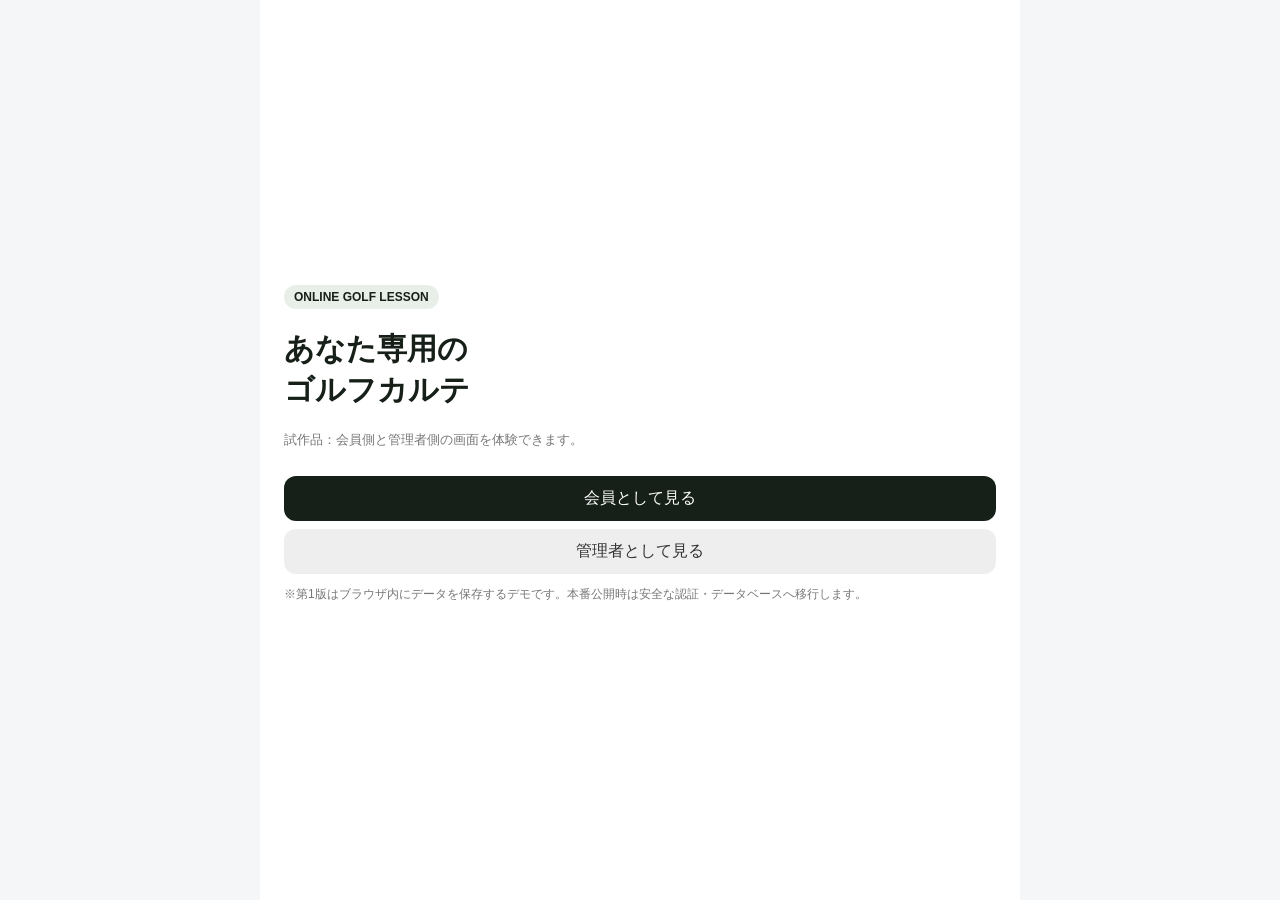
<file: prototype/index.html>
<!doctype html><html lang="ja"><head><meta charset="utf-8"><meta name="viewport" content="width=device-width,initial-scale=1"><title>Golf Lesson Prototype</title><style>
*{box-sizing:border-box}body{margin:0;font-family:-apple-system,BlinkMacSystemFont,"Noto Sans JP",sans-serif;background:#f5f6f7;color:#172018}button,input,textarea,select{font:inherit}button{cursor:pointer;border:0;border-radius:12px;padding:12px 16px;background:#172018;color:#fff}.app{max-width:760px;margin:auto;min-height:100vh;background:#fff}.top{padding:18px 20px;border-bottom:1px solid #eee;display:flex;justify-content:space-between;align-items:center;position:sticky;top:0;background:#fff;z-index:2}.brand{font-weight:800}.muted{color:#777;font-size:13px}.content{padding:20px}.hero{background:#172018;color:white;border-radius:20px;padding:22px;margin-bottom:16px}.hero h1{margin:6px 0 10px;font-size:25px}.pill{display:inline-block;background:#e8efe9;color:#172018;border-radius:999px;padding:5px 10px;font-size:12px;font-weight:700}.card{border:1px solid #e6e8e6;border-radius:16px;padding:17px;margin:12px 0;background:#fff}.grid{display:grid;grid-template-columns:1fr 1fr;gap:10px}.stat{background:#f5f7f5;border-radius:14px;padding:14px}.stat b{font-size:22px;display:block;margin-top:5px}.section-title{display:flex;justify-content:space-between;align-items:center;margin-top:24px}.section-title h2{font-size:18px;margin:0}.task{display:flex;gap:12px;align-items:center}.check{width:28px;height:28px;border-radius:50%;background:#e9eee9;color:#172018;display:grid;place-items:center;font-weight:800}.nav{position:sticky;bottom:0;background:#fff;border-top:1px solid #eee;display:grid;grid-template-columns:repeat(3,1fr);padding:8px}.nav button{background:white;color:#555;padding:10px 4px}.nav button.active{color:#172018;font-weight:800}.tabs{display:flex;gap:8px;overflow:auto;margin-bottom:16px}.tabs button{white-space:nowrap;background:#eef1ee;color:#263127}.tabs button.active{background:#172018;color:#fff}.form label{display:block;font-size:13px;font-weight:700;margin:14px 0 6px}.form input,.form textarea,.form select{width:100%;padding:12px;border:1px solid #ddd;border-radius:10px;background:#fff}.row{display:flex;gap:8px;align-items:center}.row>*{flex:1}.notice{background:#fff7dc;border:1px solid #f1dfa0;padding:12px;border-radius:12px;font-size:13px}.login{padding:40px 24px;min-height:100vh;display:grid;align-content:center}.login h1{font-size:30px}.danger{background:#eee;color:#333}.small{font-size:12px}.hidden{display:none!important}
</style></head><body><div class="app" id="app"></div><script>
const defaultData={member:{name:'○○さん',plan:'STANDARD',goal:'90切り',best:'94',avg:'98',theme:'ドライバーの方向性を安定させる',tasks:[{t:'ドライバー ハーフスイング',d:'20球',done:false},{t:'7I インパクト練習',d:'30球',done:false},{t:'ドライバー 実戦イメージ',d:'20球',done:false}],lesson:{date:'2026.09.25',title:'ドライバーの右プッシュ',point:'切り返しで上体が先行している',feedback:'今回は上体から切り返すことでフェースが開きやすくなっています。まずは下半身から動き出す感覚を作りましょう。'},history:[{date:'2026.09.25',title:'ドライバーの右プッシュ'},{date:'2026.09.18',title:'アイアンのコンタクト'},{date:'2026.09.11',title:'切り返しの順序'}]},members:[{id:'001',name:'○○さん',plan:'STANDARD',goal:'90切り',best:'94',avg:'98'}]};
let data=JSON.parse(localStorage.getItem('golfData')||JSON.stringify(defaultData));let role=localStorage.getItem('golfRole');let view='home';
function save(){localStorage.setItem('golfData',JSON.stringify(data))}function esc(s){return String(s??'').replace(/[&<>"']/g,m=>({'&':'&amp;','<':'&lt;','>':'&gt;','"':'&quot;',"'":'&#39;'}[m]))}
function login(){app.innerHTML=`<div class="login"><div><span class="pill">ONLINE GOLF LESSON</span><h1>あなた専用の<br>ゴルフカルテ</h1><p class="muted">試作品：会員側と管理者側の画面を体験できます。</p><button onclick="enter('member')" style="width:100%;margin-top:14px">会員として見る</button><button onclick="enter('admin')" class="danger" style="width:100%;margin-top:8px">管理者として見る</button><p class="small muted">※第1版はブラウザ内にデータを保存するデモです。本番公開時は安全な認証・データベースへ移行します。</p></div></div>`}
function enter(r){role=r;localStorage.setItem('golfRole',r);view=r==='admin'?'members':'home';render()}
function header(title){return `<div class="top"><div><div class="brand">${title}</div><div class="muted">Online Golf Lesson</div></div><button class="danger" onclick="logout()">ログアウト</button></div>`}function logout(){localStorage.removeItem('golfRole');login()}
function memberHome(){const m=data.member;return header('マイページ')+`<div class="content"><div class="hero"><div class="pill">${esc(m.plan)}</div><h1>${esc(m.name)}、おかえりなさい。</h1><div class="muted" style="color:#d9e1da">現在の目標</div><h2 style="margin:5px 0 0">${esc(m.goal)}</h2><div style="margin-top:14px">今月のテーマ：${esc(m.theme)}</div></div><div class="grid"><div class="stat"><div class="muted">Best Score</div><b>${esc(m.best)}</b></div><div class="stat"><div class="muted">平均スコア</div><b>${esc(m.avg)}</b></div></div><div class="section-title"><h2>🔥 今週の課題</h2><span class="muted">${m.tasks.filter(x=>x.done).length}/${m.tasks.length}</span></div>${m.tasks.map((x,i)=>`<div class="card task"><div class="check">${x.done?'✓':''}</div><div><b>${esc(x.t)}</b><div class="muted">${esc(x.d)}</div></div></div>`).join('')}<div class="section-title"><h2>🎥 最新レッスン</h2></div><div class="card"><div class="muted">${esc(m.lesson.date)}</div><h3 style="margin:7px 0">${esc(m.lesson.title)}</h3><b>今回のポイント</b><p>${esc(m.lesson.point)}</p><button onclick="view='lesson';render()">レッスンを見る</button></div><button onclick="view='submit';render()" style="width:100%;margin-top:8px">＋ 動画を提出する</button><div class="section-title"><h2>📈 上達記録</h2></div><div class="grid"><div class="stat"><div class="muted">Best</div><b>94 → ${esc(m.best)}</b></div><div class="stat"><div class="muted">平均</div><b>98 → ${esc(m.avg)}</b></div></div></div>${memberNav('home')}`}
function memberNav(active){return `<div class="nav"><button class="${active==='home'?'active':''}" onclick="view='home';render()">🏠<br><span class="small">ホーム</span></button><button class="${active==='submit'?'active':''}" onclick="view='submit';render()">📹<br><span class="small">動画提出</span></button><button class="${active==='history'?'active':''}" onclick="view='history';render()">📚<br><span class="small">履歴</span></button></div>`}
function submitPage(){return header('動画を提出')+`<div class="content"><div class="notice">動画を送る前に、正面または後方から全身とクラブが入るように撮影してください。</div><div class="card form"><label>クラブ</label><select id="club"><option>ドライバー</option><option>7I</option><option>ウェッジ</option><option>パター</option><option>その他</option></select><label>撮影方向</label><select id="angle"><option>正面</option><option>後方</option></select><label>動画</label><input id="file" type="file" accept="video/*"><label>今回気になっていること</label><textarea id="question" rows="5" placeholder="例：最近ドライバーが右に出ます"></textarea><button style="width:100%;margin-top:14px" onclick="submitVideo()">動画を提出する</button></div></div>${memberNav('submit')}`}
function submitVideo(){alert('試作品：動画提出データを受け付けました。\n本番版では管理者画面に届きます。');view='home';render()}
function lessonPage(){const m=data.member;return header('レッスン詳細')+`<div class="content"><div class="muted">${esc(m.lesson.date)}</div><h1>${esc(m.lesson.title)}</h1><div class="card"><b>今回の診断</b><h2>${esc(m.lesson.point)}</h2><p>${esc(m.lesson.feedback)}</p></div><div class="card"><b>次回までの練習</b><p>① ハーフスイング 20球</p><p>② 7I 30球</p><p>③ ドライバー 20球</p></div><button onclick="view='home';render()">ホームへ戻る</button></div>${memberNav('home')}`}
function historyPage(){return header('レッスン履歴')+`<div class="content">${data.member.history.map(h=>`<div class="card"><div class="muted">${esc(h.date)}</div><h3>${esc(h.title)}</h3><button onclick="view='lesson';render()">詳細を見る</button></div>`).join('')}</div>${memberNav('history')}`}
function adminMembers(){return header('管理者ダッシュボード')+`<div class="content"><div class="hero"><div class="pill">ADMIN</div><h1>会員を管理する</h1><p style="color:#d9e1da">会員情報を変更すると、会員ページに反映されます。</p></div><div class="section-title"><h2>会員一覧</h2><button onclick="view='edit';render()">＋ 新規</button></div>${data.members.map((m,i)=>`<div class="card"><div class="row"><div><b>${esc(m.name)}</b><div class="muted">${esc(m.plan)} / ${esc(m.goal)}</div></div><button onclick="editMember(${i})">編集</button></div></div>`).join('')}<div class="card"><b>現在の会員ページを確認</b><p class="muted">管理者が編集した内容がどのように表示されるか確認できます。</p><button onclick="enter('member')">会員画面を見る</button></div></div>`}
function editMember(i=0){const m=data.members[i]||data.member; data.editIndex=i; view='edit'; render()}function editPage(){const i=data.editIndex??0;const m=data.members[i]||data.member;return header('会員情報を編集')+`<div class="content form"><div class="card"><label>会員名</label><input id="name" value="${esc(m.name)}"><label>プラン</label><select id="plan"><option ${m.plan==='BASIC'?'selected':''}>BASIC</option><option ${m.plan==='STANDARD'?'selected':''}>STANDARD</option><option ${m.plan==='PREMIUM'?'selected':''}>PREMIUM</option></select><label>目標</label><input id="goal" value="${esc(m.goal)}"><label>Best Score</label><input id="best" value="${esc(m.best)}"><label>平均スコア</label><input id="avg" value="${esc(m.avg)}"><label>今月のテーマ</label><input id="theme" value="${esc(data.member.theme)}"><label>今週の練習①</label><input id="task1" value="${esc(data.member.tasks[0].t)}"><label>今週の練習②</label><input id="task2" value="${esc(data.member.tasks[1].t)}"><label>今週の練習③</label><input id="task3" value="${esc(data.member.tasks[2].t)}"><label>最新レッスンのタイトル</label><input id="ltitle" value="${esc(data.member.lesson.title)}"><label>今回のポイント</label><input id="lpoint" value="${esc(data.member.lesson.point)}"><label>フィードバック</label><textarea id="feedback" rows="5">${esc(data.member.lesson.feedback)}</textarea><button style="width:100%;margin-top:15px" onclick="saveMember()">保存する</button><button class="danger" style="width:100%;margin-top:8px" onclick="view='members';render()">戻る</button></div></div>`}
function saveMember(){const i=data.editIndex??0;const m=data.members[i]||data.member;Object.assign(m,{name:document.getElementById('name').value,plan:document.getElementById('plan').value,goal:document.getElementById('goal').value,best:document.getElementById('best').value,avg:document.getElementById('avg').value});Object.assign(data.member,m,{theme:document.getElementById('theme').value,tasks:[{t:document.getElementById('task1').value,d:'20球',done:false},{t:document.getElementById('task2').value,d:'30球',done:false},{t:document.getElementById('task3').value,d:'20球',done:false}],lesson:{date:'2026.09.26',title:document.getElementById('ltitle').value,point:document.getElementById('lpoint').value,feedback:document.getElementById('feedback').value}});save();alert('保存しました。会員ページに反映されます。');view='members';render()}
function render(){if(!role)return login();if(role==='member'){if(view==='home')app.innerHTML=memberHome();else if(view==='submit')app.innerHTML=submitPage();else if(view==='lesson')app.innerHTML=lessonPage();else app.innerHTML=historyPage()}else{if(view==='members')app.innerHTML=adminMembers();else app.innerHTML=editPage()}}
render();
</script></body></html>
</file>
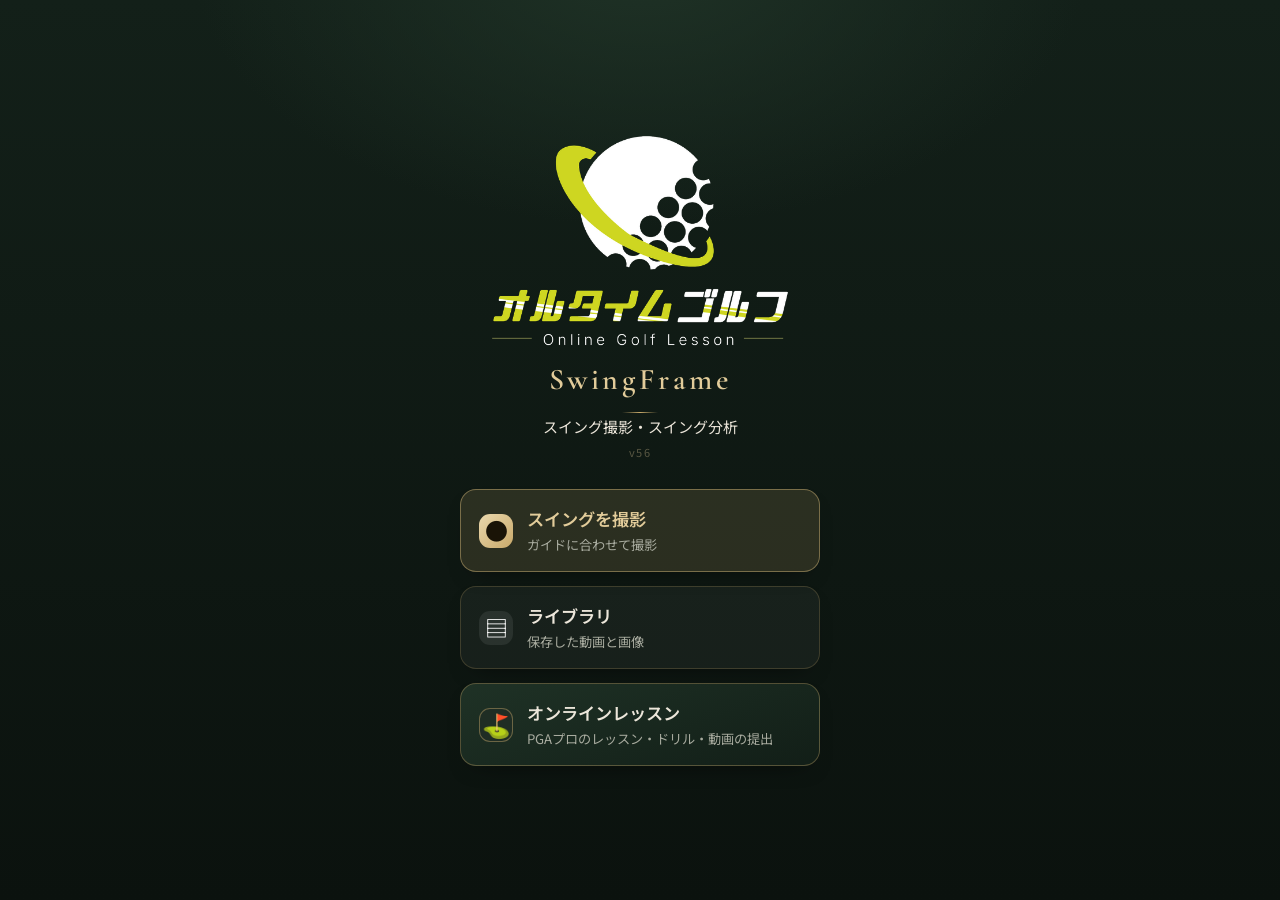
<file: app/swing/index.html>
<!doctype html>
<html lang="ja">
<head>
<meta charset="utf-8">
<title>SwingFrame — ゴルフスイング撮影</title>
<meta name="viewport" content="width=device-width,initial-scale=1,maximum-scale=1,user-scalable=no,viewport-fit=cover">
<meta name="robots" content="noindex,nofollow">
<meta name="apple-mobile-web-app-capable" content="yes">
<meta name="mobile-web-app-capable" content="yes">
<meta name="theme-color" content="#0f1712">
<link rel="preconnect" href="https://fonts.googleapis.com">
<link rel="preconnect" href="https://fonts.gstatic.com" crossorigin>
<link href="https://fonts.googleapis.com/css2?family=Cormorant+Garamond:wght@600&family=Noto+Sans+JP:wght@400;700&display=swap" rel="stylesheet">
<!-- 会員ページと同じアプリとしてホーム画面に追加されるよう、マニフェストを共有する -->
<link rel="manifest" href="../manifest.webmanifest">
<script>try{sessionStorage.setItem('atg-session','1')}catch(e){}</script>
<link rel="apple-touch-icon" href="../../assets/apple-touch-icon.png">
<meta name="apple-mobile-web-app-status-bar-style" content="black-translucent">
<meta name="apple-mobile-web-app-title" content="SwingFrame">
<style>
:root{
  /* 会員アプリと同じ「深緑×金」 */
  --fg:#ece6da; --dim:#a8ab9f; --accent:#d9bb7c; --acc-rgb:217,187,124; --ok:#3ddc84; --warn:#ffb020; --bad:#ff5b5b;
  --ink:#0f1712; --gold:#c8a96a; --gold-2:#e2cc9a;
  --panel:rgba(15,23,18,.94); --line:rgba(255,255,255,.13); --chip:rgba(255,255,255,.09);
  --bg-deep:radial-gradient(640px 380px at 50% -40px,#1f3226 0%,rgba(31,50,38,0) 70%),linear-gradient(180deg,#132019 0%,#0b120e 100%);
}
*{box-sizing:border-box;-webkit-tap-highlight-color:transparent}
html,body{margin:0;height:100%;background:#000;color:var(--fg);
  font:400 15.5px/1.55 "Noto Sans JP",-apple-system,BlinkMacSystemFont,"Hiragino Kaku Gothic ProN",system-ui,sans-serif;
  overscroll-behavior:none;-webkit-user-select:none;user-select:none}
button{font:inherit;color:inherit;background:none;border:0;cursor:pointer}
.screen{position:fixed;inset:0;display:none;flex-direction:column}
.screen.on{display:flex}

/* ---------- camera ---------- */
#stage{position:absolute;inset:0;overflow:hidden;background:#000;touch-action:none}
#video{position:absolute;inset:0;width:100%;height:100%;object-fit:contain;background:#000}
#guide{position:absolute;pointer-events:none;color:#fff;
  filter:drop-shadow(0 0 3px rgba(0,0,0,.95)) drop-shadow(0 0 1px rgba(0,0,0,.9))}
#guide svg{display:block;width:100%;height:100%;overflow:visible}
#guide.imgmode{filter:drop-shadow(0 0 2px rgba(255,255,255,.9)) drop-shadow(0 0 5px rgba(255,255,255,.45))}
#frameEdge{position:absolute;pointer-events:none;border:1px solid rgba(255,255,255,.2)}

#hud{position:absolute;top:0;left:0;right:0;padding:calc(env(safe-area-inset-top) + 10px) 12px 0;
  display:flex;gap:8px;align-items:flex-start;pointer-events:none}
.badge{background:var(--panel);border:1px solid var(--line);border-radius:999px;
  padding:5px 11px;font-size:12.6px;color:var(--dim);white-space:nowrap}
#lvl{display:flex;gap:9px;align-items:center;background:var(--panel);border:1px solid var(--line);
  border-radius:12px;padding:7px 11px 7px 8px}
#lvlBox{position:relative;width:46px;height:46px;border-radius:50%;
  border:1px solid rgba(255,255,255,.22);background:rgba(255,255,255,.04);flex:0 0 auto}
#lvlBox:before,#lvlBox:after{content:"";position:absolute;background:rgba(255,255,255,.18)}
#lvlBox:before{left:50%;top:4px;bottom:4px;width:1px;transform:translateX(-.5px)}
#lvlBox:after{top:50%;left:4px;right:4px;height:1px;transform:translateY(-.5px)}
#lvlRing{position:absolute;left:50%;top:50%;width:16px;height:16px;margin:-8px 0 0 -8px;
  border:1px dashed rgba(255,255,255,.35);border-radius:50%}
#lvlDot{position:absolute;left:50%;top:50%;width:11px;height:11px;margin:-5.5px 0 0 -5.5px;
  border-radius:50%;background:var(--bad);transition:background .15s;box-shadow:0 0 8px rgba(0,0,0,.6)}
#lvlDot.ok{background:var(--ok)}
#lvlTxt{font-size:12.6px;color:var(--dim);line-height:1.35;font-variant-numeric:tabular-nums}
#lvlTxt b{display:block;color:var(--fg);font-size:13.8px;font-weight:600}

#side{position:absolute;right:10px;top:50%;transform:translateY(-50%);display:flex;flex-direction:column;gap:8px}
.sbtn{width:56px;height:56px;border-radius:15px;background:var(--panel);border:1px solid var(--line);
  display:flex;flex-direction:column;align-items:center;justify-content:center;gap:2px;
  font-size:11px;color:var(--dim)}
.sbtn i{font-style:normal;font-size:19.5px;line-height:1;color:var(--fg)}
.sbtn.act{border-color:var(--accent);color:var(--accent);background:rgba(var(--acc-rgb),.14)}
.sbtn.act i{color:var(--accent)}

#bottom{position:absolute;left:0;right:0;bottom:0;padding:0 14px calc(env(safe-area-inset-bottom) + 18px);
  display:flex;align-items:center;justify-content:space-between}
#recWrap{position:absolute;left:50%;transform:translateX(-50%);bottom:calc(env(safe-area-inset-bottom) + 18px);width:78px;height:78px}
.bgrp{display:flex;gap:8px}
#recRing{position:absolute;inset:-7px;width:92px;height:92px;pointer-events:none}
#rec{position:absolute;inset:0;border-radius:50%;border:3px solid rgba(255,255,255,.85);
  display:flex;align-items:center;justify-content:center;padding:0}
#recDot{width:58px;height:58px;border-radius:50%;background:var(--bad);transition:all .18s}
#rec.recording #recDot{width:28px;height:28px;border-radius:7px}
#rec:disabled{opacity:.35}
/* the button decides the length now, so the elapsed time has to be readable
   without doing arithmetic on a ring */
#recTime{position:absolute;left:50%;bottom:100%;transform:translateX(-50%);margin-bottom:10px;
  display:none;white-space:nowrap;padding:5px 12px;border-radius:99px;
  background:rgba(15,23,18,.78);-webkit-backdrop-filter:blur(8px);backdrop-filter:blur(8px);
  font-size:13.8px;color:#fff;font-variant-numeric:tabular-nums;pointer-events:none}
#recTime.on{display:block}
.fbtn{min-width:64px;padding:10px 12px;border-radius:13px;background:var(--panel);border:1px solid var(--line);
  text-align:center;font-size:12.6px;color:var(--dim)}
.fbtn i{font-style:normal;display:block;font-size:20.7px;color:var(--fg);margin-bottom:1px}

#count{position:absolute;inset:0;display:none;align-items:center;justify-content:center;
  font-size:min(34vw,190px);font-weight:200;color:#fff;text-shadow:0 0 30px rgba(0,0,0,.85);pointer-events:none}
#count.on{display:flex}
#rWarn{position:absolute;left:50%;top:calc(env(safe-area-inset-top) + 64px);transform:translateX(-50%);z-index:30;
  width:min(92vw,420px);background:var(--panel);border:1px solid #d9bb7c;border-radius:12px;padding:11px 14px;
  font-size:14.4px;line-height:1.6;display:none}
#rWarn.on{display:block}
#toast{position:absolute;left:50%;bottom:calc(env(safe-area-inset-bottom) + 118px);transform:translateX(-50%);
  background:var(--panel);border:1px solid var(--line);border-radius:12px;padding:10px 14px;font-size:14.9px;
  display:none;align-items:center;gap:14px;white-space:nowrap;max-width:92vw}
#toast.on{display:flex}
#toast button{color:var(--accent);font-weight:600;font-size:14.9px}
#adjHint{position:absolute;left:50%;top:22%;transform:translateX(-50%);
  border:1px dashed var(--accent);border-radius:12px;padding:8px 14px;font-size:13.8px;color:var(--accent);
  background:rgba(0,0,0,.55);display:none;pointer-events:none;white-space:nowrap}
#adjHint.on{display:block}

#gate{position:absolute;inset:0;background:var(--bg-deep);display:flex;flex-direction:column;
  align-items:center;justify-content:center;gap:18px;padding:28px;text-align:center;z-index:40}
#gate h1{margin:0;font-family:"Cormorant Garamond","Noto Serif JP",serif;font-size:32px;font-weight:600;letter-spacing:.12em;color:var(--gold-2)}
#gate p{margin:0;color:var(--dim);font-size:14.9px;max-width:340px;line-height:1.75}
#gateBtn{background:linear-gradient(135deg,#ead8ad,#c8a96a);box-shadow:0 8px 20px -10px rgba(200,169,106,.8);color:#1a1407;font-weight:700;padding:15px 34px;border-radius:14px;font-size:18.4px}
#gateErr{color:#ffb9b9;font-size:14.4px;max-width:360px;line-height:1.75;display:none;
  border:1px solid rgba(255,91,91,.35);border-radius:10px;padding:12px;background:rgba(255,91,91,.08)}

#sheet{position:absolute;left:0;right:0;bottom:0;max-height:84%;overflow-y:auto;z-index:30;
  background:var(--panel);-webkit-backdrop-filter:blur(18px);backdrop-filter:blur(18px);
  border-top:1px solid var(--line);border-radius:18px 18px 0 0;
  padding:8px 16px calc(env(safe-area-inset-bottom) + 24px);
  transform:translateY(101%);transition:transform .26s cubic-bezier(.3,.9,.3,1)}
#sheet.on{transform:none}
#grip{width:38px;height:4px;border-radius:2px;background:rgba(255,255,255,.25);margin:6px auto 10px}
.row{display:flex;align-items:center;gap:12px;padding:8px 0;border-bottom:1px solid var(--line)}
.row:last-child{border-bottom:0}
.row .lb{flex:0 0 92px;font-size:13.8px;color:var(--dim)}
.row .val{flex:0 0 44px;text-align:right;font-size:13.8px;font-variant-numeric:tabular-nums}
input[type=range]{flex:1;-webkit-appearance:none;appearance:none;height:26px;background:none;min-width:0}
input[type=range]::-webkit-slider-runnable-track{height:3px;border-radius:2px;background:rgba(255,255,255,.22)}
input[type=range]::-webkit-slider-thumb{-webkit-appearance:none;width:20px;height:20px;border-radius:50%;
  background:#fff;margin-top:-8.5px;box-shadow:0 1px 5px rgba(0,0,0,.5)}
input[type=range]::-moz-range-track{height:3px;border-radius:2px;background:rgba(255,255,255,.22)}
input[type=range]::-moz-range-thumb{width:20px;height:20px;border:0;border-radius:50%;background:#fff}
.seg{display:flex;gap:6px;flex:1}
.seg button{flex:1;padding:9px 4px;border-radius:10px;background:var(--chip);font-size:13.8px;color:var(--dim)}
.seg button.on{background:rgba(var(--acc-rgb),.18);color:var(--accent);box-shadow:inset 0 0 0 1px rgba(var(--acc-rgb),.5)}
.act-btn{width:100%;padding:12px;border-radius:11px;background:var(--chip);font-size:14.9px;margin-top:6px}
.act-btn.pri{background:rgba(var(--acc-rgb),.16);color:var(--accent);box-shadow:inset 0 0 0 1px rgba(var(--acc-rgb),.45)}
.hd{font-size:12.1px;color:var(--dim);letter-spacing:.14em;margin:18px 0 2px}
.note{font-size:13.2px;color:var(--dim);line-height:1.75;padding:8px 0 0}

/* ---------- review (full-bleed video, floating controls) ---------- */
#reviewScreen{background:#000;display:none}
#reviewScreen.on{display:block}
#rStage{position:absolute;inset:0;background:#000;overflow:hidden;touch-action:none}
#rStage video{position:absolute;inset:0;width:100%;height:100%;object-fit:contain;background:transparent}
#rVideo2{opacity:0;pointer-events:none}
#rStage.split #rVideo{left:0;width:50%}
#rStage.split #rVideo2{left:50%;width:50%;opacity:1}
#rStage.split:after{content:"";position:absolute;left:50%;top:0;bottom:0;width:1px;background:rgba(255,255,255,.25)}
#rCanvas{position:absolute;inset:0;touch-action:none}
#rHand{position:absolute;left:50%;bottom:92px;transform:translateX(-50%);z-index:8;display:none;
  padding:14px 16px;border-radius:14px;background:rgba(10,13,17,.92);
  -webkit-backdrop-filter:blur(8px);backdrop-filter:blur(8px);color:#fff;
  box-shadow:0 10px 32px rgba(0,0,0,.6);max-width:86vw;text-align:center}
#rHand.on{display:block}
/* 保存の進み具合（保存中 → 保存しました）。保存先のメニューを閉じていても見える位置に出す */
#rStatus{position:absolute;left:50%;top:calc(env(safe-area-inset-top) + 96px);transform:translate(-50%,-8px);z-index:9;opacity:0;pointer-events:none;
  display:flex;align-items:center;gap:8px;padding:9px 16px;border-radius:999px;font-size:14px;font-weight:700;white-space:nowrap;
  background:rgba(10,13,17,.9);color:#fff;box-shadow:0 6px 20px rgba(0,0,0,.45);transition:opacity .2s,transform .2s}
#rStatus.on{opacity:1;transform:translate(-50%,0)}
#rStatus.done{background:#1f8a4c}
#rStatus.fail{background:#c0392b}
#rStatus.info{background:#3a4350}
#rStatus i{width:14px;height:14px;border-radius:50%;border:2px solid rgba(255,255,255,.35);border-top-color:#fff;animation:rspin .8s linear infinite}
@keyframes rspin{to{transform:rotate(360deg)}}
#rSave.busy,#rImg.busy{background:#c9a14a;color:#111}
#rSave.done,#rImg.done{background:#1f8a4c;color:#fff}
#rHand .t{font-size:14.4px;font-weight:600;margin-bottom:2px}
#rHand .n{font-size:12.4px;color:#9fb0c0;margin-bottom:10px;word-break:break-all}
#rHand .b{display:flex;gap:8px;justify-content:center}
#rHand button{padding:10px 16px;border-radius:10px;font-size:13.6px;
  background:rgba(var(--acc-rgb),.22);color:var(--accent);
  box-shadow:inset 0 0 0 1px rgba(var(--acc-rgb),.5)}
#rHand button.ghost{background:var(--chip);color:var(--dim);box-shadow:none}
#rSkelMsg{position:absolute;left:50%;top:50%;transform:translate(-50%,-50%);z-index:7;
  display:none;padding:12px 18px;border-radius:12px;font-size:14.4px;color:#fff;
  background:rgba(10,13,17,.86);-webkit-backdrop-filter:blur(6px);backdrop-filter:blur(6px);
  box-shadow:0 8px 28px rgba(0,0,0,.5);white-space:nowrap}
#rSkelMsg.on{display:block}
#rEmpty{position:absolute;inset:0;display:flex;align-items:center;justify-content:center;
  color:var(--dim);font-size:14.9px;text-align:center;padding:20px}

#rTop{position:absolute;top:0;left:0;right:0;z-index:5;
  display:flex;align-items:center;gap:6px;
  padding:calc(env(safe-area-inset-top) + 8px) 10px 22px;
  background:linear-gradient(rgba(0,0,0,.62),rgba(0,0,0,0))}
#rTop .t{flex:1;font-size:13.2px;color:#cfd6de;overflow:hidden;text-overflow:ellipsis;white-space:nowrap;
  text-shadow:0 1px 3px rgba(0,0,0,.9)}
#rTop button{font-size:13.8px;color:var(--accent);padding:6px 7px;border-radius:8px;
  background:rgba(15,23,18,.5);-webkit-backdrop-filter:blur(6px);backdrop-filter:blur(6px)}
#rTop button.del{color:var(--bad)}

.rail{position:absolute;top:50%;transform:translateY(-50%);z-index:5;
  display:flex;flex-direction:column;gap:6px}
#rTools{left:4px}
#rPlayRail{right:4px}
.rbtn.coach{border-color:rgba(200,169,106,.7);background:rgba(200,169,106,.22);color:#e2cc9a}
.rbtn.coach i{color:#e2cc9a}
.rbtn{width:64px;height:54px;border-radius:13px;
  background:rgba(15,23,18,.5);border:1px solid rgba(255,255,255,.14);
  -webkit-backdrop-filter:blur(8px);backdrop-filter:blur(8px);
  display:flex;flex-direction:column;align-items:center;justify-content:center;gap:1px;
  font-size:11px;color:var(--dim);padding:0}
.rbtn,.sbtn,#rTrans button,#rDraw button{white-space:nowrap}
.rbtn i{font-style:normal;font-size:17.2px;line-height:1;color:#fff}
.rbtn.on{border-color:var(--accent);color:var(--accent);background:rgba(var(--acc-rgb),.22)}
.rbtn.on i{color:var(--accent)}
.rbtn:disabled{opacity:.4}

.pop{position:absolute;left:74px;top:50%;transform:translateY(-50%);z-index:6;
  max-width:min(70vw,300px);
  display:none;flex-direction:column;gap:6px;padding:7px;border-radius:13px;
  background:rgba(15,23,18,.78);-webkit-backdrop-filter:blur(8px);backdrop-filter:blur(8px)}
.pop.on{display:flex}
#rDraw button{width:60px;height:48px;border-radius:10px;background:var(--chip);
  display:flex;flex-direction:column;align-items:center;justify-content:center;gap:1px;
  font-size:11px;color:var(--dim);padding:0}
#rDraw button i{font-style:normal;font-size:16.1px;line-height:1;color:#fff}
#rDraw button.on{background:rgba(var(--acc-rgb),.22);color:var(--accent);
  box-shadow:inset 0 0 0 1px rgba(var(--acc-rgb),.55)}
#rDraw button.on i{color:var(--accent)}
#rColors button{width:30px;height:30px;padding:0;border-radius:9px;
  box-shadow:inset 0 0 0 1px rgba(255,255,255,.3)}
#rColors button.on{box-shadow:inset 0 0 0 2px #121c16,0 0 0 2px #fff}

#rBottom{position:absolute;left:0;right:0;bottom:0;z-index:5;
  padding:26px 14px calc(env(safe-area-inset-bottom) + 10px);
  background:linear-gradient(rgba(0,0,0,0),rgba(0,0,0,.62));
  display:flex;align-items:center;gap:10px}
#rSeek{flex:1;min-width:0}
#rTime{flex:0 0 auto;font-size:12.6px;color:#cfd6de;font-variant-numeric:tabular-nums;
  text-shadow:0 1px 3px rgba(0,0,0,.9)}

#rCmpRow{position:absolute;left:50%;transform:translateX(-50%);z-index:6;
  bottom:calc(env(safe-area-inset-bottom) + 58px);
  display:none;align-items:center;gap:6px;padding:6px 8px;border-radius:12px;
  background:rgba(15,23,18,.8);-webkit-backdrop-filter:blur(8px);backdrop-filter:blur(8px)}
#rCmpRow.on{display:flex}
#rCmpRow .cmplb{font-size:12.1px;color:var(--dim);padding:0 2px}
#rCmpRow button{font-size:13.2px;padding:7px 10px;border-radius:9px;background:var(--chip);color:var(--dim)}
#rCmpRow button.on{background:rgba(var(--acc-rgb),.2);color:var(--accent);box-shadow:inset 0 0 0 1px rgba(var(--acc-rgb),.5)}

#rSheet{position:absolute;left:0;right:0;bottom:0;z-index:8;max-height:62%;overflow-y:auto;
  background:var(--panel);-webkit-backdrop-filter:blur(18px);backdrop-filter:blur(18px);
  border-top:1px solid var(--line);border-radius:18px 18px 0 0;
  padding:0 10px calc(env(safe-area-inset-bottom) + 16px);
  transform:translateY(101%);transition:transform .26s cubic-bezier(.3,.9,.3,1)}
#rSheet.on{transform:none}
#rGrip{width:38px;height:4px;border-radius:2px;background:rgba(255,255,255,.25);margin:10px auto 8px}
.clip{display:flex;align-items:center;gap:10px;padding:11px 6px;border-radius:9px;font-size:14.4px}
.clip.on{background:rgba(var(--acc-rgb),.12)}
.clip .n{flex:1;color:var(--fg);overflow:hidden;text-overflow:ellipsis;white-space:nowrap}
.clip .m{color:var(--dim);font-size:12.6px}
.clip .cmp{font-size:12.6px;color:var(--dim);border:1px solid var(--line);border-radius:7px;padding:5px 9px}
.clip .cmp.on{color:var(--accent);border-color:var(--accent)}

/* ---------- home ---------- */
#homeScreen{background:var(--bg-deep);align-items:center;justify-content:center;padding:28px}
#homeInner{width:100%;max-width:360px;display:flex;flex-direction:column;gap:14px}
#homeLogo{text-align:center;margin-bottom:14px}
#hLogo{display:block;width:100%;max-width:300px;margin:0 auto 4px;height:auto}
#homeLogo h1{margin:10px 0 2px;font-family:"Cormorant Garamond","Noto Serif JP",serif;font-size:30px;font-weight:600;letter-spacing:.12em;color:var(--gold-2)}
#homeLogo h1::after{content:"";display:block;width:36px;height:1px;margin:8px auto 0;background:linear-gradient(90deg,transparent,var(--gold),transparent)}
#homeLogo p{margin:0;font-size:15px;color:var(--fg)}
#hVer{margin-top:6px;font-size:11px;color:rgba(226,204,154,.35);letter-spacing:.12em}
.hbtn{display:flex;align-items:center;gap:14px;width:100%;padding:16px 18px;border-radius:16px;
  background:rgba(255,255,255,.045);border:1px solid rgba(200,169,106,.22);text-align:left;box-shadow:0 10px 24px -16px rgba(0,0,0,.8)}
.hbtn i{font-style:normal;font-size:23px;width:34px;height:34px;flex:0 0 auto;border-radius:11px;
  display:flex;align-items:center;justify-content:center;background:rgba(255,255,255,.08);color:#fff}
.hbtn span{display:block;font-size:17.2px;font-weight:600}
.hbtn em{display:block;font-style:normal;font-size:13.2px;color:var(--dim);font-weight:400;margin-top:2px}
.hbtn.pri{background:rgba(var(--acc-rgb),.14);border-color:rgba(var(--acc-rgb),.45)}
.hbtn.pri i{background:linear-gradient(135deg,#ead8ad,#c8a96a);color:#1a1407}
.hbtn.pri span{color:var(--gold-2)}
/* オンラインレッスン（会員ページ）への入り口 */
a.hbtn{text-decoration:none;color:inherit;box-sizing:border-box}
.hbtn.lesson{background:linear-gradient(160deg,rgba(35,55,42,.85),rgba(20,32,25,.85));border-color:rgba(200,169,106,.35)}
.hbtn.lesson i{background:#1f2d24;box-shadow:inset 0 0 0 1px rgba(200,169,106,.45);color:var(--gold-2)}
.hbtn.lesson span{color:var(--fg)}

/* ---------- review extras ---------- */
#rPhoto{position:absolute;inset:0;width:100%;height:100%;object-fit:contain;display:none;background:#000}
#rTrans{position:absolute;left:50%;transform:translateX(-50%);z-index:6;
  bottom:calc(env(safe-area-inset-bottom) + 52px);
  display:flex;align-items:center;gap:12px}
#rTrans button{width:60px;height:54px;border-radius:14px;transition:background .12s;
  background:rgba(15,23,18,.5);border:1px solid rgba(255,255,255,.14);
  -webkit-backdrop-filter:blur(8px);backdrop-filter:blur(8px);
  display:flex;flex-direction:column;align-items:center;justify-content:center;gap:1px;
  font-size:11px;color:var(--dim);padding:0}
#rTrans button i{font-style:normal;font-size:17.2px;line-height:1;color:#fff}
#rTrans button.on{background:rgba(var(--acc-rgb),.28);border-color:rgba(var(--acc-rgb),.55)}
#rTrans button.big{width:72px;height:64px;border-radius:18px;background:rgba(var(--acc-rgb),.2);
  border-color:rgba(var(--acc-rgb),.5)}
#rTrans button.big i{font-size:25.3px;color:var(--accent)}

.pop.right{left:auto;right:74px}
#rSavePop button{padding:11px 14px;border-radius:10px;background:var(--chip);font-size:14.4px;white-space:nowrap}
.popttl{font-size:12.1px;color:var(--dim);padding:1px 2px 4px}
#rWidthPop{width:150px}
#rWidthPop input[type=range]{width:100%}
.wprev{height:20px;display:flex;align-items:center;justify-content:center}
.wprev span{display:block;width:100%;border-radius:99px;background:var(--accent)}

#rNoteBox{position:absolute;left:50%;top:50%;transform:translate(-50%,-50%);z-index:20;width:min(340px,86vw);
  display:none;flex-direction:column;gap:8px;padding:14px;border-radius:16px;
  background:var(--panel);border:1px solid var(--line);
  -webkit-backdrop-filter:blur(18px);backdrop-filter:blur(18px)}
#rNoteBox.on{display:flex}
#rNoteBox .nttl{font-size:13.8px;color:var(--dim)}
#rNoteText{width:100%;resize:none;border-radius:10px;padding:10px;font:14.5px/1.6 inherit;
  background:#121c16;color:var(--fg);border:1px solid var(--line);-webkit-user-select:text;user-select:text}
#rNoteBox .nrow{display:flex;gap:8px}
#rNoteBox .nrow button{flex:1;padding:11px;border-radius:10px;background:var(--chip);font-size:14.9px}
#rNoteBox .nrow button.pri{background:rgba(var(--acc-rgb),.18);color:var(--accent);
  box-shadow:inset 0 0 0 1px rgba(var(--acc-rgb),.45)}

/* length editor. The whole point is to watch what is being cut, so while it
   is open the side rails and seek bar step aside, the panel is small and
   see-through, and while a handle is being dragged everything but the
   handles fades almost away. */
#rCutBox{position:absolute;left:50%;bottom:calc(env(safe-area-inset-bottom) + 10px);
  transform:translateX(-50%);z-index:20;width:min(420px,96vw);
  display:none;flex-direction:column;gap:6px;padding:8px 10px;border-radius:14px;
  background:rgba(8,12,10,.38);border:1px solid rgba(255,255,255,.12);
  text-shadow:0 1px 2px rgba(0,0,0,.8);transition:background .15s}
#rCutBox.on{display:flex}
#rCutBox .crow{display:flex;align-items:center;gap:8px}
#rCutBox .cl{flex:0 0 auto;width:30px;font-size:12.6px;color:#fff;font-weight:600}
#rCutBox .crow input[type=range]{flex:1;min-width:0}
#rCutBox .cv{flex:0 0 auto;width:44px;text-align:right;font-size:12.6px;
  color:#fff;font-variant-numeric:tabular-nums}
#rCutBox .cnow{flex:1.4;font-size:11.5px;color:rgba(255,255,255,.8);line-height:1.35;white-space:nowrap}
#rCutBox .cnow b{font-size:16px;color:var(--accent);font-variant-numeric:tabular-nums}
#rCutBox .crow2{display:flex;gap:6px;align-items:center;transition:opacity .15s}
#rCutBox .crow2 button{flex:1;padding:8px 4px;border-radius:9px;background:rgba(20,28,24,.6);
  font-size:12.6px;color:#e8ece9;white-space:nowrap;border:1px solid rgba(255,255,255,.12)}
#rCutBox .crow2 button.pri{background:rgba(var(--acc-rgb),.35);color:#fff;
  box-shadow:inset 0 0 0 1px rgba(var(--acc-rgb),.7)}
#rCutBox .crow2 button:disabled{opacity:.35}
#rCutBox.drag{background:rgba(8,12,10,.12);border-color:transparent}
#rCutBox.drag .crow2{opacity:.12}
#reviewScreen.cutting #rTools,#reviewScreen.cutting #rPlayRail,
#reviewScreen.cutting #rBottom{display:none}
#reviewScreen.cutting #rTrans{opacity:.75}

.libtab{display:flex;gap:6px;padding:0 4px 8px}
.libtab button{flex:1;padding:8px 4px;border-radius:9px;background:var(--chip);font-size:13.8px;color:var(--dim)}
.libtab button.on{background:rgba(var(--acc-rgb),.18);color:var(--accent);box-shadow:inset 0 0 0 1px rgba(var(--acc-rgb),.5)}
.clip .fav{color:var(--bad);font-size:14.9px;flex:0 0 auto}
.clip .note{color:var(--dim);font-size:12.6px;flex:0 0 auto}
.clip .thumb{width:44px;height:56px;object-fit:cover;border-radius:6px;flex:0 0 auto;background:#000}
.clip .vthumb{cursor:pointer}
.clip .vthumb:not([src]){background:linear-gradient(135deg,#1b2420,#0c110e)}
.clip .dl{font-size:12.6px;color:var(--dim);border:1px solid var(--line);border-radius:7px;padding:5px 8px}
#rTop button.bigback{font-size:17.2px;font-weight:600;padding:11px 16px;border-radius:12px;
  background:rgba(15,23,18,.72);border:1px solid rgba(var(--acc-rgb),.4)}
#sheetBack{position:absolute;inset:0;z-index:29;display:none;background:rgba(0,0,0,.35)}
#sheetBack.on{display:block}
#sheet .grab{padding:2px 0 6px;cursor:grab}
#dests{display:flex;gap:6px;margin:2px 0 8px;flex-wrap:wrap}
/* size to the label, never squeeze it: flex:1 with a zero basis made
   「他のアプリ」 spill out of its box on a narrow screen */
#dests button{flex:1 1 auto;min-width:0;white-space:nowrap;padding:9px 7px;
  border-radius:9px;background:var(--chip);font-size:12.6px;color:var(--dim)}
#dests button.on{background:rgba(var(--acc-rgb),.2);color:var(--accent);box-shadow:inset 0 0 0 1px rgba(var(--acc-rgb),.5)}
#rSavePop{width:262px}   /* 保存先のラベル3つが1行に収まる幅。溢れたら flex-wrap で折り返す */

  text-shadow:0 1px 3px rgba(0,0,0,.9)}

#zoomBar{position:absolute;left:16px;right:16px;z-index:4;display:none;
  bottom:calc(env(safe-area-inset-bottom) + 104px);
  align-items:center;gap:10px;padding:7px 12px;border-radius:14px;
  background:rgba(15,23,18,.5);-webkit-backdrop-filter:blur(8px);backdrop-filter:blur(8px)}
#zoomBar.on{display:flex}
#zoomVal{flex:0 0 auto;font-size:12.6px;color:#fff;font-variant-numeric:tabular-nums;
  text-shadow:0 1px 3px rgba(0,0,0,.9)}
#camZoom{flex:1;min-width:0}
</style>
</head>
<body>

<div id="homeScreen" class="screen on">
  <div id="homeInner">
    <div id="homeLogo">
      <img id="hLogo" alt="オルタイムゴルフ" src="[data-uri]">
      <h1>SwingFrame</h1>
      <p>スイング撮影・スイング分析</p>
      <!-- 表示用の版数。sw.js の CACHE と必ずそろえること（片方だけ上げると更新に気づけません） -->
      <div id="hVer">v56</div>
    </div>
    <button class="hbtn pri" id="hShoot"><i>●</i><span>スイングを撮影<em>ガイドに合わせて撮影</em></span></button>
    <button class="hbtn" id="hLib"><i>▤</i><span>ライブラリ<em id="hLibSub">保存した動画と画像</em></span></button>
    <a class="hbtn lesson" id="hLesson" href="../#/continue"><i>⛳</i><span>オンラインレッスン<em>PGAプロのレッスン・ドリル・動画の提出</em></span></a>
  </div>
</div>

<div id="camScreen" class="screen">
  <div id="stage">
    <video id="video" playsinline autoplay muted></video>
    <div id="frameEdge"></div>
    <div id="guide"></div>
  </div>

  <div id="hud">
    <div style="flex:1"></div>
    <div style="display:flex;flex-direction:column;gap:6px;align-items:flex-end">
      <div class="badge" id="bInfo">—</div>
      <div class="badge" id="bAuto" style="display:none">自動 —</div>
    </div>
  </div>

  <div id="side">
    <button class="sbtn" id="bGuide"><i>人</i><span id="bGuideT">正面</span></button>
    <button class="sbtn" id="bMirror"><i>⇄</i>左右</button>
    <button class="sbtn" id="bAdj"><i>✎</i>調整</button>
  </div>

  <div id="zoomBar"><span id="zoomVal">×1.0</span><input type="range" id="camZoom"></div>
  <div id="bottom">
    <div class="bgrp"><button class="fbtn" id="bHome"><i>⌂</i>ホーム</button>
    <button class="fbtn" id="bReview"><i>▶</i>履歴</button>
    </div>
    <div id="recWrap">
      <svg id="recRing" viewBox="0 0 100 100">
        <circle cx="50" cy="50" r="47" fill="none" stroke="rgba(255,255,255,.14)" stroke-width="3"/>
        <circle id="recArc" cx="50" cy="50" r="47" fill="none" stroke="#ff5b5b" stroke-width="3"
                stroke-linecap="round" stroke-dasharray="295.31" stroke-dashoffset="295.31"
                transform="rotate(-90 50 50)"/>
      </svg>
      <div id="recTime"></div>
      <button id="rec"><div id="recDot"></div></button>
    </div>
    <button class="fbtn" id="bSet"><i>⚙</i>設定</button>
  </div>

  <div id="count"></div>
  <div id="adjHint">ドラッグで移動 ／ 2本指で拡大縮小</div>
  <div id="toast"><span id="toastT"></span><button id="toastB">確認</button></div>

  <div id="sheetBack"></div>
  <div id="sheet">
    <div id="grip"></div>

    <div class="hd">画角プリセット</div>
    <div class="row"><div class="seg" id="segSlot">
      <button data-v="1">1</button><button data-v="2">2</button><button data-v="3">3</button>
    </div></div>
    <div class="note">スロットごとにガイド位置・大きさ・ズームを別々に記憶します（例: 1=正面 / 2=後方 / 3=アプローチ）。変更は自動保存されます。</div>

    <div class="hd">ガイド</div>
    <div class="row"><div class="lb">種類</div><div class="seg" id="segGuide">
      <button data-v="front">正面</button><button data-v="dtl">後方</button><button data-v="img">画像</button>
    </div></div>
    <div class="row"><div class="lb">画像ガイド</div><div class="seg">
      <button id="bPick">画像を読み込む</button><button id="bImgDel">削除</button>
    </div></div>
    <div class="row"><div class="lb">白を透過</div><div class="seg" id="segCut">
      <button data-v="1">する</button><button data-v="0">しない</button>
    </div></div>
    <input type="file" id="fPick" accept="image/*" style="display:none">
    <div class="row"><div class="lb">大きさ</div><input type="range" id="rScale" min="20" max="140" step="1"><div class="val" id="vScale"></div></div>
    <div class="row"><div class="lb">濃さ</div><input type="range" id="rOp" min="10" max="100" step="1"><div class="val" id="vOp"></div></div>
    <button class="act-btn" id="bReset">ガイド位置をリセット</button>

    <div class="hd">カメラ</div>
    <div class="row" id="rowZoom" style="display:none"><div class="lb">ズーム</div><input type="range" id="rZoom"><div class="val" id="vZoom"></div></div>
    <div class="row"><div class="lb">レンズ</div><div class="seg" id="segFace">
      <button data-v="environment">背面</button><button data-v="user">前面</button>
    </div></div>



    <div class="hd">録画</div>
    <div class="row"><div class="lb">最長</div><input type="range" id="rDur" min="30" max="300" step="10"><div class="val" id="vDur"></div></div>
    <div class="note" style="margin-top:-2px">撮影ボタンで撮るときは、<b style="color:var(--fg)">もう一度押すまで録画します</b>。ここは念のための上限で、この時間になったら自動で止まります。長さは撮ったあとに「長さ」から調節できます。</div>
    <div class="row"><div class="lb">画質</div><div class="seg" id="segQ">
      <button data-v="std">標準</button><button data-v="hi">高画質</button><button data-v="max">最高</button>
    </div></div>
    <div class="note" style="margin-top:-2px">画質を上げるほど動画のサイズが大きくなります（高画質で10秒あたり約20MB）。</div>
    <div class="row"><div class="lb">自動録画</div><div class="seg" id="segAuto">
      <button data-v="off">オフ</button><button data-v="one">自動</button>
    </div></div>
    <div class="row"><div class="lb">検知感度</div><input type="range" id="rSens" min="1" max="10" step="1"><div class="val" id="vSens"></div></div>
    <div class="row"><div class="lb">判定方法</div><div class="seg" id="segTrig">
      <button data-v="sound">打球音</button><button data-v="both">動き＋音</button><button data-v="motion">動きのみ</button>
    </div></div>
    <div class="row"><div class="lb">音の感度</div><input type="range" id="rAsens" min="1" max="10" step="1"><div class="val" id="vAsens"></div></div>
    <button class="act-btn" id="bRef2">無人の背景を記録し直す</button>
    <div class="row"><div class="lb">スイング後</div><div class="seg" id="segPost">
      <button data-v="1.5">1.5秒</button><button data-v="2.5">2.5秒</button><button data-v="5">5秒</button>
    </div></div>
    <div class="note">「自動録画」を有効にすると、<b style="color:var(--fg)">オフにするまで続けて何本でも</b>撮影できます。構えに入った時点で録画を開始し、<b style="color:var(--fg)">スイングを検知してから指定秒数後に自動停止</b>します。スイングが検知されなかった録画は自動的に破棄されるため、誤作動しても不要な動画は残りません。<br><b style="color:var(--fg)">判定方法</b>：<b style="color:var(--fg)">打球音</b>（推奨）＝人が枠に入った時点で録画を開始し、打球音がしたら指定秒数後に停止します。撮った動画は「履歴」に入り、そのまま次のスイングを待ちます。動きの大きさを判定に使わないため最も安定します。<b style="color:var(--fg)">動き＋音</b>＝構えてから録画を開始し、スイングの動きと衝撃音が揃った時に停止（録画時間は短くなります）。<b style="color:var(--fg)">動きのみ</b>＝音を使いません。マイクが使えない場合は自動的に「動き」側で動作します。<br><b style="color:var(--fg)">人がいるかの判定</b>：ガイド枠内が「無人の背景」とどれだけ違うかで人の有無を判断します。背景は起動後に自動記録されますが、その時に人が写っていた場合は上のボタンで記録し直してください。<br><b style="color:var(--fg)">初回の調整方法</b>：構えに入ると画面右上に「スイング待ち 4/13」のように<b style="color:var(--fg)">現在の動き値／発火しきい値</b>が出ます。1球打って、スイング時の数値がしきい値を超えていなければ検知感度を上げ、構えているだけで発火するなら下げてください。</div>
    <div class="row"><div class="lb">カウント</div><div class="seg" id="segCd">
      <button data-v="0">なし</button><button data-v="3">3秒</button><button data-v="5">5秒</button><button data-v="10">10秒</button>
    </div></div>

    <button class="act-btn" id="bClose" style="margin-top:18px">閉じる</button>
  </div>

  <div id="gate">
    <h1>SwingFrame</h1>
    <p>人型ガイドに自分を合わせて、毎回同じ画角でスイングを撮影します。<br>三脚とカメラの位置を固定してご利用ください。</p>
    <button id="gateBtn">カメラを開始</button>
    <div id="gateErr"></div>
  </div>
</div>

<div id="reviewScreen" class="screen">
  <div id="rWarn"></div>
  <div id="rStage">
    <video id="rVideo2" playsinline muted></video>
    <video id="rVideo" playsinline></video>
    <img id="rPhoto" alt="">
    <canvas id="rCanvas"></canvas>
    <div id="rEmpty">まだ録画がありません</div>
    <div id="rSkelMsg"></div>
    <div id="rStatus" role="status" aria-live="polite"></div>
    <div id="rHand">
      <div class="t">書き出しました</div>
      <div class="n" id="rHandName"></div>
      <div class="b">
        <button id="rHandGo">カメラロールに保存</button>
        <button id="rHandNo" class="ghost">閉じる</button>
      </div>
    </div>
  </div>

  <div id="rTop">
    <button id="rBack" class="bigback">‹ 戻る</button>
    <div class="t" id="rTitle">—</div>
    <button id="rHist">ライブラリ</button>
    <button class="del" id="rDel">削除</button>
  </div>

  <div class="rail" id="rTools">
    <button class="rbtn" id="rDrawBtn"><i id="drawIcon">✎</i>描画</button>
    <button class="rbtn" id="rWidth"><i>中</i>太さ</button>
    <button class="rbtn" id="rColBtn"><i id="colDot">●</i>色</button>
    <button class="rbtn" id="rUndo"><i>↶</i>戻す</button>
    <button class="rbtn" id="rClear"><i>✕</i>消去</button>
    <button class="rbtn" id="rSkel"><i>人</i>骨格</button>
  </div>

  <div class="pop" id="rDraw">
    <button data-m="line"><i>／</i>直線</button>
    <button data-m="free"><i>〜</i>フリー</button>
    <button data-m="circle"><i>○</i>円</button>
    <button data-m=""><i>✕</i>なし</button>
  </div>

  <div class="pop" id="rWidthPop">
    <div class="popttl">線の太さ</div>
    <input type="range" id="rWidthSlider" min="10" max="80" step="1" value="26">
    <div class="wprev"><span id="wPrev"></span></div>
  </div>

  <div class="pop" id="rColors">
    <button data-c="#3ddc84" style="background:#3ddc84"></button>
    <button data-c="#ffd23d" style="background:#ffd23d"></button>
    <button data-c="#ff6b4a" style="background:#ff6b4a"></button>
    <button data-c="#4ac8ff" style="background:#4ac8ff"></button>
    <button data-c="#c07bff" style="background:#c07bff"></button>
    <button data-c="#ffffff" style="background:#ffffff"></button>
  </div>

  <div class="rail" id="rPlayRail">
    <button class="rbtn" id="rSpeed"><i>1x</i>速度</button>
    <button class="rbtn" id="rCmpBtn"><i>⧉</i>比較</button>
    <button class="rbtn" id="rCut"><i>✂</i>長さ</button>
    <button class="rbtn" id="rFav"><i id="favIcon">♡</i>お気に入り</button>
    <button class="rbtn" id="rNote"><i>✎</i>コメント</button>
    <button class="rbtn coach" id="rCoachBtn"><i>⛳</i>コーチへ</button>
    <button class="rbtn" id="rSaveBtn"><i>⬇</i>保存</button>
  </div>

  <div class="pop right" id="rSavePop">
    <div class="popttl">保存先</div>
    <div id="dests">
      <button data-d="app">アプリ</button>
      <button data-d="roll" class="on">カメラロール</button>
      <button data-d="share">他のアプリ</button>
      <button data-d="coach">コーチに送る</button>
    </div>
    <div class="muted" id="destHint" style="font-size:12px;margin:-4px 0 8px;line-height:1.5"></div>
    <button id="rImg">画像で保存</button>
    <button id="rSave">動画を保存</button>
  </div>

  <div id="rTrans">
    <button id="rPrev"><i>◀</i><span>コマ</span></button>
    <button id="rPlay" class="big"><i>▶</i></button>
    <button id="rNext"><i>▶</i><span>コマ</span></button>
  </div>

  <div id="rBottom">
    <input type="range" id="rSeek" min="0" max="1000" value="0" step="1">
    <div id="rTime">0.00 / 0.00</div>
  </div>

  <div id="rCmpRow">
    <div class="cmplb">比較表示</div>
    <button id="rCmpOver" class="on">重ねる</button>
    <button id="rCmpSide">並べる</button>
    <button id="rCmpOff">やめる</button>
  </div>

  <div id="rCutBox">
    <div class="crow"><span class="cl">開始</span>
      <input type="range" id="rCut0" min="0" max="1000" step="1" value="0">
      <span class="cv" id="vCut0">0.00</span></div>
    <div class="crow"><span class="cl">終了</span>
      <input type="range" id="rCut1" min="0" max="1000" step="1" value="1000">
      <span class="cv" id="vCut1">0.00</span></div>
    <div class="crow2 sm">
      <button id="rCutHere0">今を開始に</button>
      <button id="rCutHere1">今を終了に</button>
      <button id="rCutAuto">スイングだけ</button>
      <button id="rCutReset">全部</button>
    </div>
    <div class="crow2 last">
      <div class="cnow">長さ <b id="vCutLen">0.00</b>秒<br><span id="vCutFull"></span></div>
      <button id="rCutCancel">やめる</button>
      <button id="rCutOK" class="pri">決定</button>
    </div>
  </div>

  <div id="rNoteBox">
    <div class="nttl">コメント</div>
    <textarea id="rNoteText" rows="4" placeholder="気づいたことを書いておくと、次に見返す時に役立ちます"></textarea>
    <div class="nrow">
      <button id="rNoteCancel">閉じる</button>
      <button id="rNoteSave" class="pri">保存</button>
    </div>
  </div>

  <div id="rSheet">
    <div id="rGrip"></div>
    <div class="libtab">
      <button data-t="vid" class="on">動画</button>
      <button data-t="img">画像</button>
      <button data-t="fav">お気に入り</button>
    </div>
    <div id="rList"></div>
  </div>
</div>

<script>
(function(){
'use strict';
var $=function(s){return document.querySelector(s)};

/* ============ state ============ */
var DEF={guide:'dtl',mirror:false,scale:.44,cx:.5,cy:.62,op:.6,zoom:1,face:'environment',
         dur:120,cd:0,q:'hi',
         img:null,cut:true,auto:'off',sens:5,post:5,trig:'sound',asens:5};
var gAR=0.5,gAX=0.5;
/* where the body sits inside each guide image, as a fraction of its width.
   the DTL art reserves its right half for the club, so its body is left of centre */
/* anchor inside the artwork that sits on cx. Raising it slides the guide left,
   and the mirror subtracts it from 1, so the left-handed guide slides right. */
var ANCHORX={dtl:0.43,front:0.5,img:0.5};
var S=Object.assign({},DEF), slot=1, KEY='swingframe.v1';

function all(){try{return JSON.parse(localStorage.getItem(KEY))||{}}catch(e){return{}}}
function put(o){try{localStorage.setItem(KEY,JSON.stringify(o));return true}catch(e){return false}}
/* The three presets remember framing (guide, size, zoom...) separately, but how
   automatic recording decides a swing happened is one choice for the whole app:
   changing it on one preset and finding another still on the old method was
   confusing. Shared settings live outside the presets and win over them. */
var SHARED=['trig'];
function shared(a){var o={};SHARED.forEach(function(k){if(a.shared&&a.shared[k]!=null)o[k]=a.shared[k]});return o}
function slotState(a,n){return Object.assign({},DEF,a['p'+n]||{},shared(a))}
function save(){var a=all();a["p"+slot]=S;a.shared=a.shared||{};SHARED.forEach(function(k){a.shared[k]=S[k]});a.slot=slot;return put(a)}
function useSlot(n){var a=all();slot=n;S=slotState(a,n);a.slot=n;put(a);applyAll()}

/* ---- embedded reference illustration ---- */
var REFIMG='[data-uri]';
var FRONTIMG='[data-uri]';

/* ============ camera ============ */
var video=$('#video'),stage=$('#stage'),guide=$('#guide'),edge=$('#frameEdge');
var stream=null,track=null,zcap=null,fps=30,started=false;

function vrect(){
  var cw=stage.clientWidth,ch=stage.clientHeight;
  var vw=video.videoWidth||9,vh=video.videoHeight||16;
  var s=Math.min(cw/vw,ch/vh),w=vw*s,h=vh*s;
  return {x:(cw-w)/2,y:(ch-h)/2,w:w,h:h};
}
function layout(){
  var r=vrect();
  edge.style.cssText='position:absolute;pointer-events:none;border:1px solid rgba(255,255,255,.2);left:'+r.x+'px;top:'+r.y+'px;width:'+r.w+'px;height:'+r.h+'px';
  var h=S.scale*r.h,w=h*gAR;
  if(w>r.w){w=r.w;h=w/gAR;}
  guide.style.height=h+'px';guide.style.width=w+'px';
  /* scaleX(-1) flips about the box centre, so the body anchor flips with it */
  var ax=S.mirror?1-gAX:gAX;
  guide.style.left=(r.x+S.cx*r.w-w*ax)+"px";
  guide.style.top=(r.y+S.cy*r.h-h/2)+'px';
  guide.style.opacity=S.op;
  guide.style.transform=S.mirror?'scaleX(-1)':'none';
}
window.addEventListener('resize',layout);
window.addEventListener('orientationchange',function(){setTimeout(layout,350)});
video.addEventListener('loadedmetadata',function(){layout();info()});

async function startCam(){
  if(!navigator.mediaDevices||!navigator.mediaDevices.getUserMedia)
    throw new Error('この環境ではカメラAPIが使えません。HTTPS（またはlocalhost）で開いてください。');
  if(stream){stream.getTracks().forEach(function(t){t.stop()});stream=null}
  var vc={facingMode:{ideal:S.face},width:{ideal:1920},height:{ideal:1080},frameRate:{ideal:lowFps?30:60}};
  /* the mic drives impact detection, but a denied mic must not cost us the
     camera — fall back to video only */
  try{
    stream=await navigator.mediaDevices.getUserMedia({
      audio:{echoCancellation:false,noiseSuppression:false,autoGainControl:false},
      video:vc
    });
  }catch(e){
    stream=await navigator.mediaDevices.getUserMedia({audio:false,video:vc});
  }
  hasMic=stream.getAudioTracks().length>0;
  startAudio(stream);
  video.srcObject=stream;
  try{await video.play()}catch(e){}
  track=stream.getVideoTracks()[0];
  var st=track.getSettings?track.getSettings():{};
  fps=Math.round(st.frameRate||30)||30;
  zcap=null;
  try{
    var c=track.getCapabilities?track.getCapabilities():null;
    if(c&&c.zoom&&c.zoom.max>c.zoom.min) zcap=c.zoom;
  }catch(e){}
  setupZoom();
  watchFrames();
  layout();info();
}
function info(){
  var st=(track&&track.getSettings)?track.getSettings():{};
  $('#bInfo').textContent=(video.videoWidth||'—')+'×'+(video.videoHeight||'—')+' / '+fps+'fps'+
    (zcap?(' / ×'+(st.zoom||zcap.min).toFixed(1)):'');
}
function setupZoom(){
  var row=$('#rowZoom'),bar=$('#zoomBar');
  if(!zcap){row.style.display='none';bar.classList.remove('on');return}
  row.style.display='';bar.classList.add('on');
  [$('#rZoom'),$('#camZoom')].forEach(function(r){
    r.min=zcap.min;r.max=zcap.max;r.step=zcap.step||0.1;
  });
  /* start at 1.0x — iPhone reports min 0.5 for the ultra-wide lens */
  var one=Math.max(zcap.min,Math.min(zcap.max,1));
  setZoom((S.zoom!=null&&S.zoom>=zcap.min&&S.zoom<=zcap.max)?S.zoom:one);
}
/* one place to change zoom, whichever control asked for it */
function setZoom(v){
  if(!zcap)return;
  /* changing the zoom makes iOS reconfigure the camera, which can stall the
     frames going into a running recording — so it waits until recording ends */
  if(recording){
    $('#rZoom').value=S.zoom;$('#camZoom').value=S.zoom;
    if(Date.now()-zoomWarn>3000){zoomWarn=Date.now();toast('録画中はズームを変えられません')}
    return;
  }
  v=Math.max(zcap.min,Math.min(zcap.max,v));
  S.zoom=v;
  $('#rZoom').value=v;$('#camZoom').value=v;
  $('#vZoom').textContent='×'+v.toFixed(1);
  $('#zoomVal').textContent='×'+v.toFixed(1);
  applyZoom(v);
}
function applyZoom(v){
  if(!track||!zcap)return;
  track.applyConstraints({advanced:[{zoom:Number(v)}]}).then(info).catch(function(){});
}

/* ============ adjust (drag / pinch) ============ */
var adj=false,pts=new Map(),base=null,zbase=null;
function pdown(e){
  if(!adj&&!zcap)return;               /* nothing to drag and nothing to zoom */
  stage.setPointerCapture(e.pointerId);
  pts.set(e.pointerId,{x:e.clientX,y:e.clientY});
  base=null;zbase=null;
}
function pmove(e){
  if(!pts.has(e.pointerId))return;
  var prev=pts.get(e.pointerId);
  pts.set(e.pointerId,{x:e.clientX,y:e.clientY});
  var r=vrect(),a=Array.from(pts.values());
  if(!adj){
    /* outside adjust mode a two-finger pinch drives the camera zoom */
    if(a.length>=2&&zcap){
      var dz=Math.hypot(a[0].x-a[1].x,a[0].y-a[1].y);
      if(zbase==null){zbase={d:dz,z:(S.zoom!=null?S.zoom:zcap.min)}}
      else if(zbase.d>10)setZoom(zbase.z*dz/zbase.d);
    }
    return;
  }
  if(a.length>=2){
    var d=Math.hypot(a[0].x-a[1].x,a[0].y-a[1].y);
    if(base==null){base={d:d,s:S.scale}}
    else if(base.d>10){S.scale=Math.max(.25,Math.min(1.6,base.s*d/base.d));}
  }else{
    S.cx=Math.max(-.2,Math.min(1.2,S.cx+(e.clientX-prev.x)/r.w));
    S.cy=Math.max(-.2,Math.min(1.2,S.cy+(e.clientY-prev.y)/r.h));
  }
  layout();syncSheet();
}
function pup(e){
  pts.delete(e.pointerId);
  if(pts.size<2){base=null;zbase=null}
  if(pts.size===0)save();
}
stage.addEventListener('pointerdown',pdown);
stage.addEventListener('pointermove',pmove);
stage.addEventListener('pointerup',pup);
stage.addEventListener('pointercancel',pup);


/* ============ recording ============ */
var mr=null,chunks=[],recording=false,recT0=0,recTimer=null,recRaf=0,cdTimer=null,zoomWarn=0;
/* Freeze watch. On some iPhones the camera frames stop reaching the recorder
   partway through a take while the sound keeps going, so the file runs on
   with one still picture. Two independent signs catch it: the preview stops
   getting new frames, or the recorder's 1-second pieces shrink to sound only.
   The take is then stopped and trimmed to the part that really moved. */
var IOS=/iP(hone|ad|od)/.test(navigator.userAgent)||(navigator.platform==='MacIntel'&&navigator.maxTouchPoints>1);
var lowFps=false,qCap=null,freezeN=0,frozenAt=0,lastFrameAt=0,frameN=0,vfcOn=false,chunkSz=[],smallN=0;
function watchFrames(){
  if(vfcOn||!video.requestVideoFrameCallback)return;
  vfcOn=true;
  var f=function(){lastFrameAt=Date.now();frameN++;video.requestVideoFrameCallback(f)};
  video.requestVideoFrameCallback(f);
}
function median(a){var b=a.slice().sort(function(x,y){return x-y});return b[b.length>>1]||0}
function onChunk(sz){
  /* Turned off: judging a freeze from the size of each second of video also
     fired on takes where nothing moved for a few seconds (standing at address
     with the phone on a tripod) — the encoder makes those seconds tiny — and
     cut good takes down to about a second. A stalled preview is the only
     sign of a freeze that is still used (see tick). */
  if(true)return;
  if(!recording||!stream||!stream.getVideoTracks().length||!IOS)return;
  chunkSz.push(sz);
  if(chunkSz.length<3){smallN=0;return}
  var good=median(chunkSz.slice(1,-1));
  /* a second of 1080p video is hundreds of KB even for a still scene;
     a second of sound alone is about 20KB */
  if(sz<150000&&sz<good*0.15)smallN++; else smallN=0;
  if(smallN>=2)onFreeze((Date.now()-recT0)/1000-2);
}
var visSince=Date.now(),hiddenStop=false;
document.addEventListener('visibilitychange',function(){
  if(document.visibilityState==='visible'){
    visSince=Date.now();lastFrameAt=Date.now();
    /* the screen lock is let go while the page is hidden; ask again */
    try{if(started&&navigator.wakeLock)navigator.wakeLock.request('screen').catch(function(){})}catch(e){}
  }else if(recording){
    /* the screen turned off or another app came in front: end the take here,
       keeping everything recorded so far, rather than call it a freeze later */
    hiddenStop=true;stopRec();
  }
});
function onFreeze(sec){
  if(!recording||frozenAt)return;
  frozenAt=Math.max(0.5,sec);
  stopRec();
}
/* High profile first: Baseline (42E01E) has none of H.264's better tools,
   and at phone bitrates a fast swing turns to a soft, hazy smear */
function mime(){
  var c=['video/mp4;codecs=avc1.64002A','video/mp4;codecs=avc1.640028','video/mp4;codecs=avc1.4D002A',
         'video/mp4;codecs=avc1.42E01E','video/mp4','video/webm;codecs=vp9','video/webm;codecs=vp8','video/webm'];
  if(!window.MediaRecorder)return null;
  for(var i=0;i<c.length;i++){try{if(MediaRecorder.isTypeSupported(c[i]))return c[i]}catch(e){}}
  return '';
}
var QBPS={std:8,hi:16,max:25},QORD=['std','hi','max'];
/* bits per second for a take: 60fps needs about twice what 30fps does */
function vbps(f){
  var q=S.q in QBPS?S.q:'hi';
  if(qCap&&QORD.indexOf(q)>QORD.indexOf(qCap))q=qCap;
  return Math.round(QBPS[q]*((f||fps)>=50?1:0.6)*1e6);
}
function tapRec(){
  if(recording&&autoRec){
    /* With automatic recording on (and especially when it listens for the
       impact), a take can already be rolling the moment someone steps into
       the box, and it stops itself a moment after the shot. Someone pressing
       the button now means "I am filming this one", so the take becomes a
       button take: it keeps going until the button is pressed again. */
    autoRec=false;clearTimeout(recTimer);
    var left=Math.max(5,S.dur-(Date.now()-recT0)/1000);
    recTimer=setTimeout(function(){
      stopRec();
      toast('最長'+S.dur+'秒に達したので停止しました');
    },left*1000);
    autoBadge('ボタンで撮影中');
    toast('ボタンでの撮影に切り替えました。もう一度押すと止まります');
    return;
  }
  if(recording){stopRec();return}
  if(cdTimer){clearInterval(cdTimer);cdTimer=null;$('#count').classList.remove('on');return}
  var n=S.cd;
  if(!n){beginRec();return}
  $('#count').classList.add('on');$('#count').textContent=n;
  cdTimer=setInterval(function(){
    n--;
    if(n<=0){clearInterval(cdTimer);cdTimer=null;$('#count').classList.remove('on');beginRec()}
    else $('#count').textContent=n;
  },1000);
}
function beginRec(){
  if(!stream)return;
  var m=mime();
  if(m===null){toast('この環境は録画に対応していません');return}

  chunks=[];
  try{mr=new MediaRecorder(stream,m?{mimeType:m,videoBitsPerSecond:vbps()}:{})}
  catch(e){try{mr=new MediaRecorder(stream)}catch(e2){toast('録画を開始できません');return}}
  mr.ondataavailable=function(e){if(e.data&&e.data.size){chunks.push(e.data);onChunk(e.data.size)}};
  mr.onstop=onStop;
  frozenAt=0;chunkSz=[];smallN=0;frameN=0;lastFrameAt=Date.now();
  /* one piece at the end. Handing the data over every second made iPhone
     write the first second as a separate file in front of the whole take
     (see fixMp4), and nothing uses the per-second pieces any more */
  mr.start();
  recording=true;recT0=Date.now();
  $('#rec').classList.add('recording');
  $('#recTime').classList.add('on');
  if(autoRec){
    /* auto mode runs open-ended: the swing decides when to stop */
    swingT=-1;baseM=0;baseN=0;hotN=0;
    recTimer=setTimeout(function(){discard=true;stopRec()},(soundOnly()?MAXREC_SND:MAXREC)*1000);
    autoBadge(soundOnly()?'録画中':'スイング待ち');
  }else{
    /* the tap decides the length: it runs until the button is pressed again.
       The cap is only there so a recording left running cannot fill the phone,
       and the length is trimmed afterwards on the review screen. */
    recTimer=setTimeout(function(){
      stopRec();
      toast('最長'+S.dur+'秒に達したので停止しました');
    },S.dur*1000);
  }
  tick();
}
function mmss(s){
  var m=Math.floor(s/60),r=Math.floor(s%60);
  return m+':'+('0'+r).slice(-2);
}
function tick(){
  if(!recording)return;
  var el=(Date.now()-recT0)/1000;
  /* the preview has been delivering frames, and now it has stopped. Only while
     the page has been on screen for a while: when the screen locks or another
     app comes in front, frames stop for that reason, not because the camera
     froze, and the take is stopped there as it is (see visibilitychange) */
  if(document.visibilityState==='visible'&&Date.now()-visSince>3000&&
     frameN>10&&Date.now()-lastFrameAt>2500){onFreeze((lastFrameAt-recT0)/1000);return}
  var p=Math.min(1,el/((autoRec?(soundOnly()?MAXREC_SND:MAXREC):S.dur)||1));
  $('#recArc').setAttribute('stroke-dashoffset',(295.31*(1-p)).toFixed(1));
  $('#recTime').textContent='● '+mmss(el)+(autoRec?'':'　もう一度押して停止');
  recRaf=requestAnimationFrame(tick);
}
function stopRec(){
  if(!recording)return;
  recording=false;clearTimeout(recTimer);cancelAnimationFrame(recRaf);
  $('#rec').classList.remove('recording');
  $('#recArc').setAttribute('stroke-dashoffset','295.31');
  $('#recTime').classList.remove('on');
  try{mr.stop()}catch(e){}

}
function onStop(){
  var wasAuto=autoRec,drop=discard,fz=frozenAt,hid=hiddenStop;
  autoRec=false;discard=false;frozenAt=0;hiddenStop=false;
  if(fz)recoverCam();
  if(!chunks.length){chunks=[];toast('録画データがありません');autoReset(true);return}
  var type=(mr&&mr.mimeType)||'video/webm';
  var blob=new Blob(chunks,{type:type});chunks=[];
  if(drop){
    toast('スイングを検知できなかったため破棄しました');
    autoReset(true);
    return;
  }
  var clip={id:Date.now(),ts:new Date().toISOString(),blob:blob,guide:S.guide,
            fps:fps,slot:slot,type:type,swing:(wasAuto&&swingT>0)?swingT:null};
  if(fz){
    if(wasAuto&&!(swingT>0&&swingT<fz)){
      toast('カメラの映像が止まったため、この録画は破棄しました。もう一度撮影してください');
      autoReset(true);
      return;
    }
    /* keep only the part with real movement */
    clip.cut0=0;clip.cut1=fz;
    rWarn('カメラの映像が途中で止まったため、録画を止めました。止まる前の '+fz.toFixed(1)+' 秒ぶんは保存されています。');
  }
  clip.fixed=true;clip.fixed2=true;clip.fixed3=true;
  /* Automatic recording stays on until the person turns it off, so a session
     at the range is one take after another. Jumping to the review screen
     after each one would mean walking back to the phone every swing, so the
     camera stays up and the take is a tap away in the toast or the history. */
  /* after a freeze the camera has to restart, which happens on the way back
     from the review screen, so that case still goes there */
  var keepGoing=wasAuto&&S.auto!=='off'&&!fz;
  flatMp4(blob).then(function(b){clip.blob=b;clip.type=b.type||clip.type;return addClip(clip)}).then(function(){
    if(hid)setTimeout(function(){toast('画面が消えたため、そこで録画を止めました（それまでの分は保存されています）')},600);
    if(!keepGoing){openReview(clip.id,'cam');return}
    autoTakes++;
    toast(autoTakes+'本目を保存しました。続けて撮影できます','見る',function(){openReview(clip.id,'cam')});
  });
  autoReset(true);
}

function rWarn(msg){
  var w=$('#rWarn');w.textContent=msg;w.classList.add('on');
  clearTimeout(rWarn.t);rWarn.t=setTimeout(function(){w.classList.remove('on')},8000);
  w.onclick=function(){w.classList.remove('on')};
}
/* after a freeze the camera is started afresh when the shooting screen
   returns; if it keeps happening, drop to 30fps, which is far lighter */
function recoverCam(){
  freezeN++;
  /* first lighten the picture one step, then the frame rate */
  var q=S.q in QBPS?S.q:'hi',i=QORD.indexOf(qCap||q);
  if(freezeN===1&&i>0){qCap=QORD[i-1];setTimeout(function(){toast('映像が止まらないよう、この撮影中は画質を一段下げます')},4000)}
  else if(freezeN>=2&&!lowFps){lowFps=true;setTimeout(function(){toast('映像が止まりやすいため、なめらかさを30fpsに下げて撮影します')},4000)}
  if(stream){stream.getTracks().forEach(function(t){t.stop()})}
}

/* ============ mp4 length repair ============
   When Safari hands the recording over a second at a time it writes an
   "unknown" length (0xFFFFFFFF) into the mp4 header, so players report a
   take as about 7,158,000 seconds long. Measure the real length from the
   fragments and write it into the header. The values are rewritten in
   place, so no box changes size and nothing else in the file moves. */
function fixMp4(blob){
  if(!blob||!/mp4/i.test(blob.type||''))return Promise.resolve(blob);
  function view(a,b){return blob.slice(a,b).arrayBuffer().then(function(x){return new DataView(x)})}
  function kids(d,s,e,cb){
    while(s+8<=e){
      var sz=d.getUint32(s),t=String.fromCharCode(d.getUint8(s+4),d.getUint8(s+5),d.getUint8(s+6),d.getUint8(s+7));
      if(sz<8||s+sz>e)return;
      cb(t,s+8,s+sz);s+=sz;
    }
  }
  function u64(d,o){return d.getUint32(o)*4294967296+d.getUint32(o+4)}
  var tops=[];
  function walk(off){
    if(off+8>blob.size)return Promise.resolve();
    return view(off,Math.min(blob.size,off+16)).then(function(d){
      var sz=d.getUint32(0),t=String.fromCharCode(d.getUint8(4),d.getUint8(5),d.getUint8(6),d.getUint8(7));
      if(sz===1&&d.byteLength>=16)sz=u64(d,8); else if(sz===0)sz=blob.size-off;
      if(sz<8)return;
      tops.push({t:t,o:off,n:sz});
      return walk(off+sz);
    });
  }
  return walk(0).then(function(){
    /* iPhone (Safari) handing the take over a second at a time could deliver
       the first second as a file of its own and then the whole take again,
       one after the other in the same blob. Players read only the first
       file, so a 5-second swing played as the first 2 seconds and stopped
       before the shot. Keep the copy that holds the most of the take. */
    var segs=[];
    tops.forEach(function(b){
      if(b.t==='ftyp'||!segs.length)segs.push({o:b.o,e:b.o+b.n,f:0});
      var g=segs[segs.length-1];g.e=b.o+b.n;if(b.t==='moof')g.f++;
    });
    if(segs.length>1&&!blob._one){
      var best=segs[0];
      segs.forEach(function(g){if(g.f>=best.f)best=g});
      var one=blob.slice(best.o,best.e,blob.type);one._one=true;
      return fixMp4(one).then(function(b){return b===one?new Blob([one],{type:blob.type}):b});
    }
    var moov=tops.filter(function(b){return b.t==='moov'})[0];
    var moofs=tops.filter(function(b){return b.t==='moof'});
    if(!moov||!moofs.length||moov.n>4e6)return blob;
    return Promise.all([view(moov.o,moov.o+moov.n)].concat(moofs.map(function(b){return view(b.o,b.o+b.n)})))
    .then(function(vs){
      var mv=vs[0],trk={},defDur={},end={};
      /* the header first: the per-track default sample length (trex) is needed
         to measure fragments that do not list each sample's length. Reading it
         after the fragments left those fragments measured as zero.
         The header:  movie and track time scales, and where the lengths live */
      var out=new Uint8Array(mv.buffer.slice(0)),w=new DataView(out.buffer),mts=0,mvhd=0,mehd=0,had=0;
      function put(o,v,big){
        if(big){w.setUint32(o,Math.floor(v/4294967296));w.setUint32(o+4,v>>>0)}
        else if(v<=0xffffffff)w.setUint32(o,v);
      }
      kids(mv,0,mv.byteLength,function(t,b,e){
        if(t!=='moov')return;
        kids(mv,b,e,function(t2,p,q){
          if(t2==='mvhd'){mvhd=p;mts=mv.getUint32(p+(mv.getUint8(p)?20:12));
            had=mv.getUint8(p)?u64(mv,p+24):mv.getUint32(p+16)}
          else if(t2==='mvex')kids(mv,p,q,function(t3,r){
            if(t3==='trex')defDur[mv.getUint32(r+4)]=mv.getUint32(r+12);
            else if(t3==='mehd')mehd=r;
          });
          else if(t2==='trak'){
            var tk={};
            kids(mv,p,q,function(t3,r,s2){
              if(t3==='tkhd'){tk.tkhd=r;tk.id=mv.getUint32(r+(mv.getUint8(r)?20:12))}
              else if(t3==='mdia')kids(mv,r,s2,function(t4,u){
                if(t4==='mdhd'){tk.mdhd=u;tk.ts=mv.getUint32(u+(mv.getUint8(u)?20:12))}
              });
            });
            if(tk.id)trk[tk.id]=tk;
          }
        });
      });
      /* every fragment: where each track's run starts and how long it lasts */
      vs.slice(1).forEach(function(d){
        kids(d,0,d.byteLength,function(t,b,e){
          if(t!=='moof')return;
          kids(d,b,e,function(t2,b2,e2){
            if(t2!=='traf')return;
            var id=0,dd=0,base=null,sum=0;
            kids(d,b2,e2,function(t3,p,q){
              var fl=d.getUint32(p)&0xffffff,v=d.getUint8(p),o;
              if(t3==='tfhd'){
                id=d.getUint32(p+4);o=p+8;dd=defDur[id]||0;
                if(fl&1)o+=8; if(fl&2)o+=4; if(fl&8)dd=d.getUint32(o);
              }else if(t3==='tfdt'){
                base=v?u64(d,p+4):d.getUint32(p+4);
              }else if(t3==='trun'){
                var n=d.getUint32(p+4),i;o=p+8;
                if(fl&1)o+=4; if(fl&4)o+=4;
                for(i=0;i<n;i++){
                  if(fl&0x100){sum+=d.getUint32(o);o+=4}else sum+=dd;
                  if(fl&0x200)o+=4; if(fl&0x400)o+=4; if(fl&0x800)o+=4;
                }
              }
            });
            if(!id)return;
            var from=base!=null?base:(end[id]||0);
            end[id]=Math.max(end[id]||0,from+sum);
          });
        });
      });
      if(!mvhd||!mts)return blob;
      /* Only a header that really says "unknown" (or nothing) is touched. A take
         whose length is already written is left exactly as it is, so the repair
         can never shorten a video that was fine. */
      if(had>0&&had/mts<21600)return blob;
      var longest=0;
      Object.keys(trk).forEach(function(id){
        var tk=trk[id],e=end[id];
        if(!e||!tk.ts||!tk.mdhd||!tk.tkhd)return;
        var v=mv.getUint8(tk.mdhd);put(tk.mdhd+(v?24:16),e,v);
        var m=Math.round(e/tk.ts*mts);
        v=mv.getUint8(tk.tkhd);put(tk.tkhd+(v?28:20),m,v);
        longest=Math.max(longest,m);
      });
      if(!longest)return blob;
      var v=mv.getUint8(mvhd);put(mvhd+(v?24:16),longest,v);
      if(mehd){v=mv.getUint8(mehd);put(mehd+4,longest,v)}
      return new Blob([blob.slice(0,moov.o),out,blob.slice(moov.o+moov.n)],{type:blob.type});
    });
  }).catch(function(){return blob});
}

/* iPhone (Safari) records in small pieces (fragmented MP4) and leaves the
   length out of the file. Players on the phone then have to guess it, and
   the guess changes: the same take showed as 2s, 5.4s or 8.2s at different
   times, sometimes with the picture frozen for the rest. This rewrites the
   take as an ordinary MP4 — one header that lists every frame, then the
   picture and sound — which every player reads the same way. The video
   itself is not re-encoded: the same bytes are only put in order.
   Anything unexpected: hand back the length-repaired file as before. */
function flatMp4(blob){
  if(!blob||!/mp4/i.test(blob.type||''))return Promise.resolve(blob);
  return blob.arrayBuffer().then(function(ab){
    var d=new DataView(ab),N=ab.byteLength;
    function typ(o){return String.fromCharCode(d.getUint8(o+4),d.getUint8(o+5),d.getUint8(o+6),d.getUint8(o+7))}
    function u64(o){return d.getUint32(o)*4294967296+d.getUint32(o+4)}
    function list(s,e){
      var out=[];
      while(s+8<=e){
        var sz=d.getUint32(s),h=8;
        if(sz===1){sz=u64(s+8);h=16}else if(sz===0)sz=e-s;
        if(sz<h||s+sz>e)break;
        out.push({t:typ(s),o:s,p:s+h,e:s+sz});s+=sz;
      }
      return out;
    }
    function one(arr,t){for(var i=0;i<arr.length;i++)if(arr[i].t===t)return arr[i];return null}
    var tops=list(0,N);
    if(!one(tops,'moof'))return blob;            /* already an ordinary file */
    /* a first second written as a file of its own in front of the take:
       keep the copy with the most pieces */
    var segs=[];
    tops.forEach(function(b){
      if(b.t==='ftyp'||!segs.length)segs.push({b:[],f:0});
      var g=segs[segs.length-1];g.b.push(b);if(b.t==='moof')g.f++;
    });
    var seg=segs[0];segs.forEach(function(g){if(g.f>=seg.f)seg=g});
    var moov=one(seg.b,'moov');
    if(!moov)throw 0;
    var mk=list(moov.p,moov.e),mvhd=one(mk,'mvhd'),trex={},T={},order=[];
    if(!mvhd)throw 0;
    var mvex=one(mk,'mvex');
    if(mvex)list(mvex.p,mvex.e).forEach(function(x){
      if(x.t==='trex')trex[d.getUint32(x.p+4)]={dur:d.getUint32(x.p+12),size:d.getUint32(x.p+16),fl:d.getUint32(x.p+20)};
    });
    mk.forEach(function(tk){
      if(tk.t!=='trak')return;
      var k=list(tk.p,tk.e),tkhd=one(k,'tkhd'),mdia=one(k,'mdia');
      if(!tkhd||!mdia)throw 0;
      var m=list(mdia.p,mdia.e),mdhd=one(m,'mdhd'),hdlr=one(m,'hdlr'),minf=one(m,'minf');
      if(!mdhd||!hdlr||!minf)throw 0;
      var mi=list(minf.p,minf.e),stbl=one(mi,'stbl');
      var stsd=stbl&&one(list(stbl.p,stbl.e),'stsd');
      if(!stsd)throw 0;
      var id=d.getUint32(tkhd.p+(d.getUint8(tkhd.p)?20:12));
      T[id]={id:id,tkhd:tkhd,mdhd:mdhd,hdlr:hdlr,stsd:stsd,
        mhd:mi.filter(function(x){return x.t!=='stbl'}),
        ts:d.getUint32(mdhd.p+(d.getUint8(mdhd.p)?20:12)),
        first:null,dur:[],size:[],sync:[],chunks:[]};
      order.push(id);
    });
    if(!order.length)throw 0;
    /* every piece: where each frame's bytes are, how long it lasts, and
       whether it is a key frame */
    seg.b.forEach(function(mf){
      if(mf.t!=='moof')return;
      var prevEnd=mf.o;
      list(mf.p,mf.e).forEach(function(tf){
        if(tf.t!=='traf')return;
        var k=list(tf.p,tf.e),h=one(k,'tfhd');if(!h)throw 0;
        var fl=d.getUint32(h.p)&0xffffff,id=d.getUint32(h.p+4),o=h.p+8,tr=T[id],x=trex[id]||{dur:0,size:0,fl:0};
        if(!tr)throw 0;
        var base=mf.o,dd=x.dur,ds=x.size,df=x.fl;
        if(fl&1){base=seg.b[0].o+u64(o);o+=8}else if(!(fl&0x20000))base=prevEnd;
        if(fl&2)o+=4; if(fl&8){dd=d.getUint32(o);o+=4} if(fl&0x10){ds=d.getUint32(o);o+=4} if(fl&0x20){df=d.getUint32(o)}
        var dt=one(k,'tfdt');
        if(dt&&tr.first===null)tr.first=d.getUint8(dt.p)?u64(dt.p+4):d.getUint32(dt.p+4);
        var pos=base;
        k.forEach(function(r){
          if(r.t!=='trun')return;
          var rf=d.getUint32(r.p)&0xffffff,n=d.getUint32(r.p+4),q=r.p+8,ff=null,i,start;
          if(rf&1){pos=base+d.getInt32(q);q+=4}
          if(rf&4){ff=d.getUint32(q);q+=4}
          if(rf&0x800)throw 0;                    /* reordered frames: not handled here */
          start=pos;
          for(i=0;i<n;i++){
            var du=dd,sz=ds,sf=(i===0&&ff!==null)?ff:df;
            if(rf&0x100){du=d.getUint32(q);q+=4}
            if(rf&0x200){sz=d.getUint32(q);q+=4}
            if(rf&0x400){if(!(i===0&&ff!==null))sf=d.getUint32(q);q+=4}
            tr.dur.push(du);tr.size.push(sz);tr.sync.push(!((sf>>>16)&1));
            pos+=sz;
          }
          if(n){
            if(pos>N||start<0)throw 0;
            tr.chunks.push({o:start,e:pos,n:n});
          }
        });
        prevEnd=pos;
      });
    });
    order=order.filter(function(id){return T[id].dur.length});
    if(!order.length)throw 0;
    /* ---- write ---- */
    function u32(v){return [(v>>>24)&255,(v>>>16)&255,(v>>>8)&255,v&255]}
    function str(s){return [s.charCodeAt(0),s.charCodeAt(1),s.charCodeAt(2),s.charCodeAt(3)]}
    function raw(b){return Array.prototype.slice.call(new Uint8Array(ab,b.o,b.e-b.o))}
    function box(t){
      var body=[],i;
      for(i=1;i<arguments.length;i++)body=body.concat(arguments[i]);
      return u32(body.length+8).concat(str(t),body);
    }
    function full(t,vf,arr){return box(t,u32(vf),arr)}
    function setDur(bytes,isMdhdLike,v){
      /* bytes start at the box header (8 bytes); v0 duration after
         version/flags, two times and (tkhd) the track id + reserved */
      var ver=bytes[8],off=8+(ver?(isMdhdLike?24:28):(isMdhdLike?16:20));
      if(ver){var hi=Math.floor(v/4294967296),lo=v>>>0;bytes.splice(off,8,(hi>>>24)&255,(hi>>>16)&255,(hi>>>8)&255,hi&255,(lo>>>24)&255,(lo>>>16)&255,(lo>>>8)&255,lo&255)}
      else bytes.splice(off,4,(v>>>24)&255,(v>>>16)&255,(v>>>8)&255,v&255);
      return bytes;
    }
    var mts=d.getUint32(mvhd.p+(d.getUint8(mvhd.p)?20:12)),movieDur=0;
    function buildMoov(base){
      var traks=[],rel=0;
      movieDur=0;
      order.forEach(function(id){
        var tr=T[id],i,sum=0;
        for(i=0;i<tr.dur.length;i++)sum+=tr.dur[i];
        var lead=Math.round((tr.first||0)/tr.ts*mts),tdur=Math.round(sum/tr.ts*mts)+lead;
        movieDur=Math.max(movieDur,tdur);
        var stts=[],last=-1,cnt=0;
        tr.dur.forEach(function(v){if(v===last)cnt++;else{if(cnt)stts.push(cnt,last);last=v;cnt=1}});
        if(cnt)stts.push(cnt,last);
        var sttsB=[];stts.forEach(function(v){sttsB=sttsB.concat(u32(v))});
        var stscB=[],ne=0,prevN=-1;
        var stcoB=[];
        tr.chunks.forEach(function(c,ci){
          if(c.n!==prevN){stscB=stscB.concat(u32(ci+1),u32(c.n),u32(1));ne++;prevN=c.n}
          stcoB=stcoB.concat(u32(base+c.rel));
        });
        var stszB=[];tr.size.forEach(function(v){stszB=stszB.concat(u32(v))});
        var allSync=tr.sync.every(Boolean),stss=[];
        if(!allSync){var ss=[];tr.sync.forEach(function(s,j){if(s)ss.push(j+1)});
          var sb=[];ss.forEach(function(v){sb=sb.concat(u32(v))});
          stss=full('stss',0,u32(ss.length).concat(sb));}
        var stbl=box('stbl',raw(tr.stsd),
          full('stts',0,u32(stts.length/2).concat(sttsB)),
          stss,
          full('stsc',0,u32(ne).concat(stscB)),
          full('stsz',0,u32(0).concat(u32(tr.size.length),stszB)),
          full('stco',0,u32(tr.chunks.length).concat(stcoB)));
        var minfKids=[];tr.mhd.forEach(function(b){minfKids=minfKids.concat(raw(b))});
        var mdhd=setDur(raw(tr.mdhd),true,sum);
        var tkhd=setDur(raw(tr.tkhd),false,tdur);
        tkhd[11]|=3;                              /* enabled, in movie */
        var edts=[];
        if(lead>0)edts=box('edts',full('elst',0,u32(2).concat(u32(lead),u32(0xffffffff),u32(0x10000),u32(tdur-lead),u32(0),u32(0x10000))));
        traks.push(box('trak',tkhd,edts,box('mdia',mdhd,raw(tr.hdlr),box('minf',minfKids,stbl))));
      });
      var mv=setDur(raw(mvhd),true,movieDur),all=[];
      traks.forEach(function(t){all=all.concat(t)});
      return box('moov',mv,all);
    }
    /* sample data: the pieces in the order they appear */
    var pieces=[];
    order.forEach(function(id){T[id].chunks.forEach(function(c){pieces.push(c)})});
    pieces.sort(function(a,b){return a.o-b.o});
    var rel=0,dataLen=0;
    pieces.forEach(function(c){c.rel=rel;rel+=c.e-c.o});
    dataLen=rel;
    var ftyp=box('ftyp',str('isom'),u32(512),str('isom'),str('iso2'),str('avc1'),str('mp41'));
    var moovLen=buildMoov(0).length;
    var big=dataLen+8>0xffffffff;
    if(big||ftyp.length+moovLen+8+dataLen>0xffffffff)throw 0;
    var moovB=buildMoov(ftyp.length+moovLen+8);
    if(moovB.length!==moovLen)throw 0;
    var parts=[new Uint8Array(ftyp),new Uint8Array(moovB),new Uint8Array(u32(dataLen+8).concat(str('mdat')))];
    pieces.forEach(function(c){parts.push(blob.slice(c.o,c.e))});
    return new Blob(parts,{type:'video/mp4'});
  }).catch(function(){return fixMp4(blob)});
}

/* ============ auto record ============
   No ML model. Two stages: wait for the golfer to arrive and settle into
   address (start recording), then watch for the swing — a short burst far
   above the address noise floor — and stop a few seconds after it. A take
   with no swing in it is thrown away, so a false start costs nothing. */
var mCv=document.createElement('canvas'),mCx=null,prevF=null;
mCv.width=48;mCv.height=84;
try{mCx=mCv.getContext('2d',{willReadFrequently:true})}catch(e){mCx=mCv.getContext('2d')}
var autoState='idle',stillN=0,moveN=0,coolUntil=0,autoTimer=null,warmUntil=0;
var autoTakes=0;   /* takes saved in this run of automatic recording */
var autoRec=false,discard=false,swingT=-1,baseM=0,baseN=0,hotN=0,hotStart=0;
var emptyRef=null,refSig='',occ=-1,quietMs=0,presN=0;
/* sound-only needs a working mic; without one it degrades to the motion path */
function soundOnly(){return S.trig==='sound'&&!!anal}
var MAXREC=15;   /* give up on a swing after this many seconds */
var MAXREC_SND=30;

function autoBadge(txt){
  var b=$('#bAuto');
  if(S.auto==='off'||!started){b.style.display='none';return}
  b.style.display='';
  b.textContent='自動 '+txt;
}
function autoReset(hard){
  autoState='idle';stillN=0;moveN=0;presN=0;prevF=null;quietMs=0;
  if(hard)coolUntil=Date.now()+2500;
  autoBadge('待機中');
}
/* ---- impact sound ----
   A struck ball is a sharp transient far above the room's noise floor; a
   practice swing is only air. Watching the peak at 50Hz catches the crack
   regardless of framing, light or how small the ball looks. */
var actx=null,anal=null,abuf=null,aPeak=0,aRecent=0,aFloor=0.02,lastImpact=0,aTimer=null,hasMic=false;
function startAudio(st){
  if(!st||!st.getAudioTracks||!st.getAudioTracks().length){anal=null;return}
  try{
    var AC=window.AudioContext||window.webkitAudioContext;
    if(!AC)return;
    if(!actx)actx=new AC();
    if(actx.state==='suspended')actx.resume();
    var src=actx.createMediaStreamSource(st);
    anal=actx.createAnalyser();
    anal.fftSize=1024;anal.smoothingTimeConstant=0;
    src.connect(anal);
    abuf=new Uint8Array(anal.fftSize);
    if(!aTimer)aTimer=setInterval(audioTick,20);
  }catch(e){anal=null}
}
function soundTh(){return 0.06+(10-(S.asens||5))*0.03}
function audioTick(){
  if(!anal)return;
  anal.getByteTimeDomainData(abuf);
  var mx=0,i,v;
  for(i=0;i<abuf.length;i++){v=Math.abs(abuf[i]-128)/128;if(v>mx)mx=v}
  aPeak=mx;
  /* hold the recent maximum so a 90ms crack stays readable on screen */
  aRecent=Math.max(mx,aRecent*0.97);
  var th=Math.max(soundTh(),aFloor*3.5);
  if(mx>th&&Date.now()-lastImpact>400)lastImpact=Date.now();
  /* noise floor ignores the transient itself so one loud crack cannot
     desensitise the detector for the next shot */
  aFloor=aFloor*0.98+Math.min(mx,th)*0.02;
}
function regionRect(){
  var r=vrect(),gb=guide.getBoundingClientRect(),sb=stage.getBoundingClientRect();
  var gx=(gb.left-sb.left-r.x)/r.w,gy=(gb.top-sb.top-r.y)/r.h;
  var gw=gb.width/r.w,gh=gb.height/r.h;
  if(gx<0){gw+=gx;gx=0}
  if(gy<0){gh+=gy;gy=0}
  gw=Math.min(1-gx,gw);gh=Math.min(1-gy,gh);
  if(gw<0.05||gh<0.05){gx=0;gy=0;gw=1;gh=1}
  return [gx,gy,gw,gh];
}
function sampleMotion(){
  if(!video.videoWidth||!mCx)return -1;
  var q=regionRect(),d;
  var sig=q.map(function(v){return v.toFixed(2)}).join(',');
  if(sig!==refSig){emptyRef=null;refSig=sig}   /* guide moved: reference is stale */
  try{
    mCx.drawImage(video,q[0]*video.videoWidth,q[1]*video.videoHeight,
      q[2]*video.videoWidth,q[3]*video.videoHeight,0,0,mCv.width,mCv.height);
    d=mCx.getImageData(0,0,mCv.width,mCv.height).data;
  }catch(e){return -1}
  var n=mCv.width*mCv.height,cur=new Uint8Array(n),i,j;
  for(i=0,j=0;j<n;i+=4,j++)cur[j]=(d[i]*77+d[i+1]*151+d[i+2]*28)>>8;
  /* how much of the guide box differs from the empty scene = someone is there */
  if(emptyRef&&emptyRef.length===n){
    var hit=0,e;
    for(j=0;j<n;j++){e=cur[j]-emptyRef[j];if(e<0)e=-e;if(e>18)hit++}
    occ=hit/n;
  }else occ=-1;
  var out=-1;
  if(prevF){
    var sum=0,v;
    for(j=0;j<n;j++){v=cur[j]-prevF[j];sum+=v<0?-v:v}
    out=sum/n;
  }
  prevF=cur;
  return out;
}
function captureRef(silent){
  if(!prevF)return false;
  emptyRef=prevF.slice(0);
  if(!silent)toast('無人の背景を記録しました');
  return true;
}
function autoTick(){
  if(S.auto==='off'||!stream||cdTimer){prevF=null;return}
  if(Date.now()<warmUntil)return;               /* let exposure settle */
  if(!recording&&Date.now()<coolUntil){autoBadge('休止中');return}
  var m=sampleMotion();
  if(m<0)return;
  if(recording){onSwingSample(m);return}
  onSetupSample(m);
}
/* before recording: somebody has to actually be standing in the guide box,
   and they have to arrive and then settle. Motion alone is not enough —
   a shadow or an exposure shift moves pixels too. */
function onSetupSample(m){
  var moveTh=14-(S.sens||5),stillTh=moveTh*0.4;
  if(m<stillTh)quietMs+=100; else quietMs=0;
  if(!emptyRef){
    autoBadge('背景を記録中 '+Math.min(15,Math.round(quietMs/100))+'/15');
    if(quietMs>=1500)captureRef(true);
    return;
  }
  if(occ>=0&&occ<0.03&&quietMs>=6000){captureRef(true);quietMs=0}
  var pct=occ<0?'--':Math.round(occ*100)+'%';
  /* a person fills part of the box; a lighting change shifts all of it, so
     treat a near-total difference as the scene itself having changed */
  if(occ>0.75){
    autoState='idle';moveN=0;stillN=0;
    emptyRef=null;quietMs=0;
    autoBadge('明るさ変化 背景再取得');
    return;
  }
  if(occ>=0&&occ<0.06){          /* nobody in frame: never arm */
    autoState='idle';moveN=0;stillN=0;
    autoBadge('待機中 人'+pct);
    return;
  }
  /* sound mode: the impact decides when to stop, so there is nothing to wait
     for at the front — start rolling as soon as somebody is standing there */
  if(soundOnly()){
    presN++;
    autoBadge('人あり '+pct+' '+Math.min(5,presN)+'/5');
    if(presN>=5){
      presN=0;

      autoRec=true;discard=false;
      beginRec();
    }
    return;
  }
  if(autoState==='idle'){
    if(m>moveTh){moveN++;if(moveN>=2){autoState='armed';stillN=0;autoBadge('構え待ち 人'+pct)}}
    else{moveN=0;autoBadge('人あり '+pct)}
    return;
  }
  if(m<stillTh){
    stillN++;
    autoBadge('静止 '+Math.min(6,stillN)+'/6');
    if(stillN>=6){
      autoState='idle';stillN=0;moveN=0;

      autoRec=true;discard=false;
      beginRec();
    }
  }else{
    stillN=0;autoBadge('構え待ち 人'+pct);
  }
}
function swingTh(){
  return Math.max(7,baseM*2+(11-(S.sens||5))*1.8);
}
/* during recording: a swing is a SHORT burst. We only commit once the burst
   has ended, which is what separates a swing from someone walking about. */
function onSwingSample(m){
  if(!autoRec)return;
  if(swingT>0){
    autoBadge('スイング検知 +'+((Date.now()-recT0)/1000-swingT).toFixed(1)+'s');
    return;
  }
  if(soundOnly()){
    var sth=Math.round(Math.max(soundTh(),aFloor*3.5)*100);
    autoBadge('録画中 音'+Math.round(aRecent*100)+'/'+sth);
    if(lastImpact>recT0+400){         /* struck since this take began */
      swingT=Math.max(0,(lastImpact-recT0)/1000-0.1);
      var left=Math.max(0.4,(S.post||2.5)-(Date.now()-lastImpact)/1000);
      clearTimeout(recTimer);
      recTimer=setTimeout(stopRec,left*1000);
      autoBadge('打球音を検知');
    }
    return;
  }
  if(baseN<10){
    baseM=(baseM*baseN+m)/(baseN+1);baseN++;
    autoBadge('基準取得 '+baseN+'/10');
    return;
  }
  var th=swingTh(),useSnd=(S.trig==='both'&&!!anal);
  autoBadge('待ち 動'+m.toFixed(0)+'/'+th.toFixed(0)+
    (useSnd?' 音'+Math.round(aRecent*100)+'/'+Math.round(Math.max(soundTh(),aFloor*3.5)*100)+((Date.now()-lastImpact<1500)?' ♪':''):''));
  if(m>th){
    if(!hotN)hotStart=Date.now();
    hotN++;
    if(hotN>12){hotN=0}          /* 1.2s of sustained motion is not a swing */
    return;
  }
  if(hotN>=2){                   /* burst rose and fell: that is a swing */
    if(useSnd&&(Date.now()-lastImpact)>900){
      hotN=0;                    /* moved like a swing but nothing was struck */
      autoBadge('素振り判定');
      return;
    }
    swingT=Math.max(0,(hotStart-recT0)/1000-0.15);
    var rest=Math.max(0.4,(S.post||2.5)-(Date.now()-hotStart)/1000);
    clearTimeout(recTimer);
    recTimer=setTimeout(stopRec,rest*1000);
    autoBadge('スイング検知');
  }
  hotN=0;
}
/* ============ storage (IndexedDB + fallback) ============ */
var db=null,mem=[],useMem=false;
function idb(){
  return new Promise(function(res,rej){
    if(db)return res(db);
    if(!window.indexedDB)return rej(0);
    var r=indexedDB.open('swingframe',2);
    r.onupgradeneeded=function(){
      var d=r.result;
      if(!d.objectStoreNames.contains('clips'))d.createObjectStore('clips',{keyPath:'id'});
      if(!d.objectStoreNames.contains('shots'))d.createObjectStore('shots',{keyPath:'id'});
    };
    r.onsuccess=function(){db=r.result;res(db)};
    r.onerror=function(){rej(r.error)};
  });
}
function store(mode,name){var n=name||'clips';return idb().then(function(d){return d.transaction(n,mode).objectStore(n)})}
function pr(r){return new Promise(function(res,rej){r.onsuccess=function(){res(r.result)};r.onerror=function(){rej(r.error)}})}
function addClip(c){
  if(useMem){mem.unshift(c);trimMem();return Promise.resolve()}
  return store('readwrite').then(function(s){return pr(s.add(c))}).then(trimDB)
    .catch(function(){useMem=true;mem.unshift(c);trimMem()});
}
function listClips(){
  if(useMem)return Promise.resolve(mem.slice());
  return store('readonly').then(function(s){return pr(s.getAll())})
    .then(function(a){return a.sort(function(x,y){return y.id-x.id})})
    .catch(function(){useMem=true;return mem.slice()});
}
function delClip(id){
  if(useMem){mem=mem.filter(function(c){return c.id!==id});return Promise.resolve()}
  return store('readwrite').then(function(s){return pr(s.delete(id))}).catch(function(){});
}
/* saved stills live alongside the clips so the library holds both */
var memShots=[];
function addShot(s){
  if(useMem){memShots.unshift(s);return Promise.resolve()}
  return store('readwrite','shots').then(function(st){return pr(st.add(s))})
    .catch(function(){useMem=true;memShots.unshift(s)});
}
function listShots(){
  if(useMem)return Promise.resolve(memShots.slice());
  return store('readonly','shots').then(function(st){return pr(st.getAll())})
    .then(function(a){return a.sort(function(x,y){return y.id-x.id})})
    .catch(function(){return memShots.slice()});
}
function delShot(id){
  if(useMem){memShots=memShots.filter(function(s){return s.id!==id});return Promise.resolve()}
  return store('readwrite','shots').then(function(st){return pr(st.delete(id))}).catch(function(){});
}
/* favourite / comment are edited in place on the stored clip */
function updateClip(c){
  if(useMem)return Promise.resolve();
  return store('readwrite').then(function(st){return pr(st.put(c))}).catch(function(){});
}
function trimMem(){while(mem.length>20)mem.pop()}
function trimDB(){
  return listClips().then(function(a){
    var ex=a.slice(20);
    return Promise.all(ex.map(function(c){return delClip(c.id)}));
  }).catch(function(){});
}

/* ============ toast ============ */
var toT=null;
function toast(msg,btn,fn){
  var t=$('#toast'),b=$('#toastB');
  $('#toastT').textContent=msg;
  if(btn){b.style.display='';b.textContent=btn;b.onclick=function(){hideToast();fn&&fn()}}
  else b.style.display='none';
  t.classList.add('on');clearTimeout(toT);toT=setTimeout(hideToast,5000);
}
function hideToast(){$('#toast').classList.remove('on')}

/* ============ sheet / UI wiring ============ */
function seg(sel,get,set){
  var el=$(sel);
  el.addEventListener('click',function(e){
    var b=e.target.closest('button');if(!b)return;
    set(b.dataset.v);save();applyAll();
  });
  el.sync=function(){
    Array.prototype.forEach.call(el.querySelectorAll('button'),function(b){
      b.classList.toggle('on',String(get())===b.dataset.v);
    });
  };
  return el;
}
var sgSlot=seg('#segSlot',function(){return slot},function(v){useSlot(+v)});
var sgGuide=seg('#segGuide',function(){return S.guide},function(v){S.guide=v});
var sgFace=seg('#segFace',function(){return S.face},function(v){if(S.face!==v){S.face=v;startCam().catch(function(e){toast(e.message||'カメラ切替に失敗')})}});
var rDur=rng('#rDur','#vDur',function(){return S.dur},function(v){S.dur=v},function(v){return v+'秒'});
var sgCd=seg('#segCd',function(){return S.cd},function(v){S.cd=+v});
var sgQ=seg('#segQ',function(){return S.q},function(v){S.q=v});
var sgAuto=seg('#segAuto',function(){return S.auto},function(v){S.auto=v;autoTakes=0;autoReset(false)});
var sgPost=seg('#segPost',function(){return S.post},function(v){S.post=+v});
var sgTrig=seg('#segTrig',function(){return S.trig},function(v){S.trig=v});
var sgCut=seg('#segCut',function(){return S.cut?1:0},function(v){S.cut=v==='1';reCut()});

function rng(sel,vsel,get,set,fmt){
  var r=$(sel);
  r.addEventListener('input',function(){set(+r.value);$(vsel).textContent=fmt(+r.value);layout()});
  r.addEventListener('change',save);
  r.sync=function(){r.value=get();$(vsel).textContent=fmt(get())};
  return r;
}
var rScale=rng('#rScale','#vScale',function(){return Math.round(S.scale*100)},function(v){S.scale=v/100},function(v){return v+'%'});
var rOp=rng('#rOp','#vOp',function(){return Math.round(S.op*100)},function(v){S.op=v/100},function(v){return v+'%'});
var rSens=rng('#rSens','#vSens',function(){return S.sens},function(v){S.sens=v},function(v){return v+''});
var rAsens=rng('#rAsens','#vAsens',function(){return S.asens},function(v){S.asens=v},function(v){return v+''});
$('#rZoom').addEventListener('input',function(){setZoom(+this.value)});
$('#camZoom').addEventListener('input',function(){setZoom(+this.value)});
$('#rZoom').addEventListener('change',save);
$('#camZoom').addEventListener('change',save);

function syncSheet(){
  sgSlot.sync();sgGuide.sync();sgFace.sync();sgCd.sync();sgCut.sync();
  rScale.sync();rOp.sync();rDur.sync();rSens.sync();rAsens.sync();sgAuto.sync();sgQ.sync();sgPost.sync();sgTrig.sync();autoBadge(autoState==='armed'?'構え待ち':'待機中');
}
function applyAll(){
  /* "長さ" used to be the fixed length of a manual take — 8 seconds by default.
     It is now the backstop only, so anything from the old meaning would cut a
     recording off far too early. */
  if(!(S.dur>=30))S.dur=120;
  if(S.guide!=='front'&&S.guide!=='dtl'&&S.guide!=='img')S.guide='dtl';
  if(S.guide==='img'&&!S.img)S.guide='dtl';
  var kind=S.guide,src=null,ar=null;
  if(kind==='img'){src=S.img;ar=S.imgAR}
  else if(kind==='front'){src=frontImg;ar=frontAR}
  else{src=refImg;ar=refAR}
  if(src){
    gAR=ar||0.9;gAX=ANCHORX[kind]||0.5;
    guide.classList.toggle('imgmode',kind==='img');
    guide.innerHTML='<img id="gimg" src="'+src+'" style="width:100%;height:100%;display:block">';
    var gi=$('#gimg');
    gi.onload=function(){
      if(!gi.naturalHeight)return;
      var a=gi.naturalWidth/gi.naturalHeight;
      if(kind==='front')frontAR=a; else if(kind==='dtl')refAR=a; else S.imgAR=a;
      if(S.guide===kind){gAR=a;layout()}
    };
  }else{
    gAR=0.9;gAX=0.5;guide.classList.remove("imgmode");guide.innerHTML="";
  }
  $('#bGuideT').textContent=kind==='front'?'正面':(kind==='dtl'?'後方':'画像');
  $('#bMirror').classList.toggle('act',S.mirror);
  $('#bAdj').classList.toggle('act',adj);
  syncSheet();layout();
  if(zcap&&S.zoom!=null)applyZoom(S.zoom);
}

$('#bGuide').onclick=function(){
  var order=S.img?['front','dtl','img']:['front','dtl'];
  var i=order.indexOf(S.guide);
  S.guide=order[(i+1)%order.length];save();applyAll();
};

/* ---- custom image guide ---- */
var rawImg=null,refImg=null,refAR=null,frontImg=null,frontAR=null;
function prepRef(){
  cutWhite(REFIMG,true,true,function(out,ar){
    if(out){refImg=out;refAR=ar;if(S.guide==='dtl')applyAll()}
  });
}
function prepFront(){
  edgeArt(FRONTIMG,function(out,ar){
    if(out){frontImg=out;frontAR=ar;if(S.guide==='front')applyAll()}
  });
}
/* trim fully transparent margins so the guide box hugs the figure */
function trimCanvas(c,p){
  var W=c.width,H=c.height,minx=W,miny=H,maxx=-1,maxy=-1,ix,iy,a;
  for(iy=0;iy<H;iy++){
    for(ix=0;ix<W;ix++){
      a=p[(iy*W+ix)*4+3];
      if(a>12){
        if(ix<minx)minx=ix; if(ix>maxx)maxx=ix;
        if(iy<miny)miny=iy; if(iy>maxy)maxy=iy;
      }
    }
  }
  if(maxx<=minx||maxy<=miny)return c;
  minx=Math.max(0,minx-2);miny=Math.max(0,miny-2);
  maxx=Math.min(W-1,maxx+2);maxy=Math.min(H-1,maxy+2);
  var c2=document.createElement('canvas');
  c2.width=maxx-minx+1;c2.height=maxy-miny+1;
  c2.getContext('2d').drawImage(c,minx,miny,c2.width,c2.height,0,0,c2.width,c2.height);
  return c2;
}
/* outline extraction: works on artwork that is mostly white, where a
   white-key cut-out would erase the figure along with the background */
function edgeArt(src,cb){
  var im=new Image();
  im.onload=function(){
    var maxH=620,sc=Math.min(1,maxH/(im.naturalHeight||maxH));
    var c=document.createElement('canvas');
    c.width=Math.max(3,Math.round((im.naturalWidth||1)*sc));
    c.height=Math.max(3,Math.round((im.naturalHeight||1)*sc));
    var x=c.getContext('2d');
    x.drawImage(im,0,0,c.width,c.height);
    try{
      var W=c.width,H=c.height,d=x.getImageData(0,0,W,H),p=d.data;
      var lum=new Float32Array(W*H),i,j,o,gx,gy,m;
      for(i=0,j=0;i<p.length;i+=4,j++)lum[j]=p[i]*0.299+p[i+1]*0.587+p[i+2]*0.114;
      var e=new Uint8ClampedArray(W*H),ix,iy;
      for(iy=1;iy<H-1;iy++){
        for(ix=1;ix<W-1;ix++){
          o=iy*W+ix;
          gx=lum[o-W+1]+2*lum[o+1]+lum[o+W+1]-lum[o-W-1]-2*lum[o-1]-lum[o+W-1];
          gy=lum[o+W-1]+2*lum[o+W]+lum[o+W+1]-lum[o-W-1]-2*lum[o-W]-lum[o-W+1];
          m=Math.sqrt(gx*gx+gy*gy);
          m=(m-7)*2.4;
          e[o]=m>255?255:(m<0?0:m);
        }
      }
      for(i=0,j=0;i<p.length;i+=4,j++){
        p[i]=255;p[i+1]=255;p[i+2]=255;p[i+3]=e[j];
      }
      x.putImageData(d,0,0);
      c=trimCanvas(c,p);
    }catch(err){}
    try{cb(c.toDataURL('image/png'),c.width/c.height)}catch(err){cb(null)}
  };
  im.onerror=function(){cb(null)};
  im.src=src;
}
function reCut(){
  if(S.guide==='dtl'){prepRef();save();return}
  var src=rawImg||S.img;
  if(!src){save();return}
  cutWhite(src,S.cut,false,function(out,ar){
    if(out){S.img=out;S.imgAR=ar;try{save()}catch(e){}applyAll()}
  });
}
function cutWhite(src,on,mono,cb){
  var im=new Image();
  im.onload=function(){
    var maxH=560,sc=Math.min(1,maxH/(im.naturalHeight||maxH));
    var c=document.createElement('canvas');
    c.width=Math.max(1,Math.round((im.naturalWidth||1)*sc));
    c.height=Math.max(1,Math.round((im.naturalHeight||1)*sc));
    var x=c.getContext('2d');
    x.drawImage(im,0,0,c.width,c.height);
    if(on){
      try{
        var d=x.getImageData(0,0,c.width,c.height),p=d.data,i,r,g,b,mn,mx;
        for(i=0;i<p.length;i+=4){
          r=p[i];g=p[i+1];b=p[i+2];
          mn=r<g?(r<b?r:b):(g<b?g:b);
          mx=r>g?(r>b?r:b):(g>b?g:b);
          if(mn>226&&mx-mn<20)p[i+3]=0;
          else if(mn>196&&mx-mn<28)p[i+3]=Math.round(p[i+3]*0.3);
        }
        if(mono){
          /* keep the ink, drop the paint: neutral dark pixels are the drawn
             lines and stay opaque white; saturated fills fade to a hint */
          var L,al,sat,f;
          for(i=0;i<p.length;i+=4){
            if(!p[i+3])continue;
            r=p[i];g=p[i+1];b=p[i+2];
            mn=r<g?(r<b?r:b):(g<b?g:b);
            mx=r>g?(r>b?r:b):(g>b?g:b);
            L=r*0.299+g*0.587+b*0.114;
            sat=mx-mn;
            al=(205-L)*1.5;
            if(al>255)al=255;
            if(al<0)al=0;
            f=1-(sat>130?1:sat/130)*0.8;
            p[i]=255;p[i+1]=255;p[i+2]=255;
            p[i+3]=Math.round(p[i+3]*al*f/255);
          }
        }
        x.putImageData(d,0,0);
        c=trimCanvas(c,p);
      }catch(e){}
    }
    try{cb(c.toDataURL('image/png'),c.width/c.height)}catch(e){cb(null)}
  };
  im.onerror=function(){cb(null)};
  im.src=src;
}
$('#bPick').onclick=function(){$('#fPick').click()};
$('#fPick').onchange=function(){
  var f=this.files&&this.files[0];this.value='';
  if(!f)return;
  var fr=new FileReader();
  fr.onload=function(){
    rawImg=fr.result;
    cutWhite(fr.result,S.cut,false,function(out,ar){
      if(!out){toast('画像を読み込めませんでした');return}
      S.img=out;S.imgAR=ar;S.guide='img';
      var ok=save();
      applyAll();
      toast(ok?'ガイド画像を設定しました':'表示中（容量制限のため保存されません）');
    });
  };
  fr.onerror=function(){toast('画像を読み込めませんでした')};
  fr.readAsDataURL(f);
};
$('#bImgDel').onclick=function(){
  S.img=null;rawImg=null;S.imgAR=null;
  if(S.guide==='img')S.guide='front';
  save();applyAll();toast('ガイド画像を削除しました');
};
$('#bMirror').onclick=function(){S.mirror=!S.mirror;save();applyAll()};
$('#bAdj').onclick=function(){adj=!adj;$('#adjHint').classList.toggle('on',adj);applyAll()};
function openSheet(v){
  $('#sheet').classList.toggle('on',v);
  $('#sheetBack').classList.toggle('on',v);
}
$('#bSet').onclick=function(){openSheet(true)};
$('#bClose').onclick=function(){openSheet(false)};
$('#grip').onclick=function(){openSheet(false)};
$('#sheetBack').onclick=function(){openSheet(false)};
/* drag the sheet down to dismiss — only when it is already scrolled to the top,
   so the gesture never fights the sheet's own scrolling */
(function(){
  var sh=$('#sheet'),y0=0,dragging=false,moved=0;
  sh.addEventListener('pointerdown',function(e){
    if(sh.scrollTop>2)return;
    y0=e.clientY;dragging=true;moved=0;
  });
  sh.addEventListener('pointermove',function(e){
    if(!dragging)return;
    moved=e.clientY-y0;
    if(moved>0){
      if(sh.scrollTop>2){dragging=false;sh.style.transform='';return}
      sh.style.transform='translateY('+moved+'px)';
      sh.style.transition='none';
    }
  });
  function end(){
    if(!dragging)return;
    dragging=false;
    sh.style.transition='';
    sh.style.transform='';
    if(moved>90)openSheet(false);
    moved=0;
  }
  sh.addEventListener('pointerup',end);
  sh.addEventListener('pointercancel',end);
})();
$('#bReset').onclick=function(){S.cx=.5;S.cy=.5;S.scale=.82;save();applyAll()};
$('#bRef2').onclick=function(){if(!captureRef())toast('カメラ映像がありません')};
$('#rec').onclick=tapRec;
$('#bReview').onclick=function(){openReview(null,'cam')};

/* ============ gate ============ */
$('#gateBtn').onclick=async function(){
  $('#gateErr').style.display='none';
  this.disabled=true;this.textContent='起動中…';
  try{
    await startCam();
    started=true;
    $('#gate').style.display='none';
    autoReset(false);
    warmUntil=Date.now()+2000;
    if(!autoTimer)autoTimer=setInterval(autoTick,100);
    try{if(navigator.wakeLock)navigator.wakeLock.request('screen').catch(function(){})}catch(e){}
  }catch(e){
    this.disabled=false;this.textContent='もう一度試す';
    showCamError(e);
  }
};
function inFrame(){try{return window.self!==window.top}catch(e){return true}}
function policyBlocked(){
  try{
    if(document.featurePolicy&&document.featurePolicy.allowsFeature)
      return !document.featurePolicy.allowsFeature('camera');
  }catch(e){}
  return null;
}
function showCamError(e){
  var g=$('#gateErr'),name=e&&e.name,m,sub='';
  if(!window.isSecureContext){
    m='このページはHTTPS（またはlocalhost）で開かれていないため、ブラウザがカメラAPIを無効にしています。';
    sub='HTMLファイルを静的ホスティング（Netlify Drop など）に置いて、そのHTTPSのURLから開いてください。';
  }else if(name==='NotAllowedError'&&(policyBlocked()===true||inFrame())){
    m='このページは埋め込み枠（iframe）の中で表示されているため、ブラウザがカメラをブロックしています。許可ダイアログも表示されません。';
    sub='下のボタンで別タブに開き直すか、HTMLファイルを静的ホスティングに置いて、そのURLから直接開いてください。';
  }else if(name==='NotAllowedError'){
    m='カメラの使用が許可されませんでした。';
    sub='ブラウザのサイト設定でこのページのカメラを「許可」に変えてから、ページを再読み込みしてください。';
  }else if(name==='NotFoundError'||name==='OverconstrainedError'){
    m='使用できるカメラが見つかりませんでした。';
    sub='他のアプリがカメラを使用していないか確認してください。';
  }else if(name==='NotReadableError'){
    m='カメラを起動できませんでした（他のアプリが使用中の可能性があります）。';
  }else{
    m=(e&&e.message)||'カメラを起動できませんでした。';
  }
  g.textContent='';
  var p=document.createElement('div');p.textContent=m;g.appendChild(p);
  if(sub){var s=document.createElement('div');s.style.marginTop='8px';s.style.color='#cfd6de';s.textContent=sub;g.appendChild(s)}
  if(inFrame()){
    var b=document.createElement('button');
    b.textContent='別タブで開く';
    b.style.cssText='margin-top:12px;width:100%;padding:11px;border-radius:10px;background:rgba(var(--acc-rgb),.18);color:#d9bb7c;font-weight:600';
    b.onclick=function(){
      var u=location.href,w=null;
      try{w=window.open(u,'_blank','noopener')}catch(e){}
      if(w)return;
      try{if(window.top&&window.top!==window.self){window.top.location.href=u;return}}catch(e){}
      b.textContent='この枠からは開けません';
      b.disabled=true;b.style.opacity='.6';
      if(g.querySelector('.urlbox'))return;
      var ta=document.createElement('textarea');
      ta.className='urlbox';ta.value=u;ta.readOnly=true;
      ta.style.cssText='width:100%;height:64px;margin-top:10px;padding:7px;font-size:12.6px;'+
        'background:#121c16;color:#cfd6de;border:1px solid rgba(255,255,255,.22);border-radius:8px;'+
        '-webkit-user-select:text;user-select:text;resize:none';
      g.appendChild(ta);
      try{ta.focus();ta.setSelectionRange(0,ta.value.length)}catch(e){}
      var cp=document.createElement('button');
      cp.textContent='URLをコピー';
      cp.style.cssText='margin-top:8px;width:100%;padding:10px;border-radius:10px;'+
        'background:rgba(var(--acc-rgb),.18);color:#d9bb7c;font-weight:600';
      cp.onclick=function(){
        var done=false;
        try{if(navigator.clipboard){navigator.clipboard.writeText(u);done=true}}catch(e){}
        if(!done){try{ta.select();done=document.execCommand('copy')}catch(e){}}
        cp.textContent=done?'コピーしました':'長押しで選択してコピーしてください';
      };
      g.appendChild(cp);
      var note=document.createElement('div');
      note.style.cssText='margin-top:10px;font-size:13.2px;color:#cfd6de;line-height:1.7';
      note.textContent='このURLをブラウザのアドレス欄に貼り付けて開くと、枠の外側で表示されカメラが使えます。それでも不可の場合は、HTMLファイルを静的ホスティングに置いてそのURLから開いてください。';
      g.appendChild(note);
    };
    g.appendChild(b);
  }
  g.style.display='block';
}

/* ============ review ============ */
var rv=$('#rVideo'),rv2=$('#rVideo2'),rc=$('#rCanvas'),rctx=rc.getContext('2d');
var clips=[],cur=null,curURL=null,cmpURL=null,cmpId=null,drawMode=null,drawColor='#3ddc84',lines=[],drawing=null;

/* ---- screens ---- */
var reviewFrom='cam';
function hideScreens(){
  ['#homeScreen','#camScreen','#reviewScreen'].forEach(function(id){$(id).classList.remove('on')});
}
function refreshHome(){
  Promise.all([listClips(),listShots()]).then(function(r){
    var v=r[0].length,i=r[1].length;
    $('#hLibSub').textContent=(v||i)?('動画 '+v+'件 ／ 画像 '+i+'件'):'保存した動画と画像';
  }).catch(function(){});
}
$('#hShoot').onclick=async function(){
  var b=this,em=b.querySelector('em'),old=em?em.textContent:'';
  if(started){showCam();return}
  b.disabled=true;
  if(em)em.textContent='カメラを起動しています…';
  try{
    await startCam();
    started=true;
    $('#gate').style.display='none';
    autoReset(false);
    warmUntil=Date.now()+2000;
    if(!autoTimer)autoTimer=setInterval(autoTick,100);
    try{if(navigator.wakeLock)navigator.wakeLock.request('screen').catch(function(){})}catch(e){}
    showCam();
  }catch(e){
    showCam();
    $('#gate').style.display='';
    showCamError(e);
  }finally{
    b.disabled=false;
    if(em)em.textContent=old;
  }
};
/* a hidden video element can be suspended by the browser; coming back to the
   camera has to wake it, and restart the capture if the track really died */
function showCam(){
  hideScreens();
  $('#camScreen').classList.add('on');
  setTimeout(function(){
    layout();
    var tr=stream?stream.getVideoTracks()[0]:null;
    if(started&&(!stream||!tr||tr.readyState==='ended')){
      startCam().then(function(){autoReset(false);warmUntil=Date.now()+1500}).catch(function(){});
      return;
    }
    if(video.paused)video.play().catch(function(){});
    prevF=null;warmUntil=Date.now()+800;
    layout();
  },60);
}
$('#hLib').onclick=function(){openReview(null,'home')};
/* 会員ページの「SwingFrame で撮影する」から来たときは、トップ画面を通らずにカメラを開く */
if(location.hash==='#shoot'){
  history.replaceState(null,'',location.pathname+location.search);
  setTimeout(function(){$('#hShoot').click()},0);
}
$('#bHome').onclick=function(){
  hideScreens();$('#homeScreen').classList.add('on');refreshHome();
};
function openReview(id,from){
  reviewFrom=from||reviewFrom||'cam';
  hideScreens();
  $('#reviewScreen').classList.add('on');
  $('#rSheet').classList.remove('on');
  closePops();
  $('#rNoteBox').classList.remove('on');
  $('#rCutBox').classList.remove('on');
  sizeCanvas();
  listClips().then(function(a){
    clips=a;renderList();
    if(a.length){ pick(id!=null?(a.filter(function(c){return c.id===id})[0]||a[0]):a[0]) }
    else{ $('#rEmpty').style.display='flex';$('#rTitle').textContent='—' }
  });
}
$('#rBack').onclick=function(){
  rv.pause();rv2.pause();
  hideScreens();
  if(reviewFrom==='home'){$('#homeScreen').classList.add('on');refreshHome()}
  else{showCam()}
};
function fmtTs(iso){
  var d=new Date(iso);
  var p=function(n){return ('0'+n).slice(-2)};
  return (d.getMonth()+1)+'/'+d.getDate()+' '+p(d.getHours())+':'+p(d.getMinutes())+':'+p(d.getSeconds());
}
var libTab='vid',shots=[],shotURLs=[];
function renderList(){
  var L=$('#rList');L.innerHTML='';
  shotURLs.forEach(function(u){URL.revokeObjectURL(u)});shotURLs=[];
  if(libTab==='img'){
    if(!shots.length){L.innerHTML='<div class="note" style="padding:14px 6px">保存した画像はまだありません。<br>再生画面の「保存 → 画像で保存」でここに残せます。</div>';return}
    shots.forEach(function(s){
      var u=URL.createObjectURL(s.blob);shotURLs.push(u);
      var d=document.createElement('div');d.className='clip';
      d.innerHTML='<img class="thumb" src="'+u+'">'+
        '<span class="n">'+fmtTs(s.ts)+(s.note?'<br><span class="m">'+esc(s.note)+'</span>':'')+'</span>'+
        '<button class="dl">端末に保存</button><button class="cmp">削除</button>';
      d.querySelector('.dl').onclick=function(){saveTo(s.blob,'swing_'+s.id+'.png','image',{note:s.note})};
      d.querySelector('.cmp').onclick=function(){delShot(s.id).then(loadLib)};
      L.appendChild(d);
    });
    return;
  }
  var list=(libTab==='fav')?clips.filter(function(c){return c.fav}):clips;
  if(!list.length){
    L.innerHTML='<div class="note" style="padding:14px 6px">'+
      (libTab==='fav'?'お気に入りはまだありません。動画を開いて♡を押すと登録されます。':'録画はまだありません。')+'</div>';
    return;
  }
  list.forEach(function(c){
    var d=document.createElement('div');d.className='clip'+(cur&&cur.id===c.id?' on':'');
    var tu='';
    if(c.thumb){tu=URL.createObjectURL(c.thumb);shotURLs.push(tu)}
    d.innerHTML='<img class="thumb vthumb" alt=""'+(tu?' src="'+tu+'"':'')+'>'+
      '<span class="fav">'+(c.fav?'♥':'')+'</span>'+
      '<span class="n">'+fmtTs(c.ts)+(c.note?'<br><span class="m">'+esc(c.note)+'</span>':'')+'</span>'+
      '<span class="m">'+(c.guide==='front'?'正面':'後方')+' / '+((c.blob.size/1048576).toFixed(1))+'MB'+
        (c.cut1>c.cut0?' / '+(c.cut1-c.cut0).toFixed(1)+'秒':'')+'</span>'+
      '<button class="cmp'+(cmpId===c.id?' on':'')+'">'+(cmpId===c.id?'比較中':'比較')+'</button>';
    d.querySelector('.n').onclick=function(){pick(c);$('#rSheet').classList.remove('on')};
    d.querySelector('.thumb').onclick=function(){pick(c);$('#rSheet').classList.remove('on')};
    if(!c.thumb)wantThumb(c,d.querySelector('.thumb'));
    d.querySelector('.m').onclick=function(){pick(c);$('#rSheet').classList.remove('on')};
    d.querySelector('.cmp').onclick=function(e){e.stopPropagation();setCompare(c)};
    L.appendChild(d);
  });
}
/* ---------- library thumbnails ----------
   A date alone does not say which swing is which, so each take gets a small
   picture of its first frame. It is made once, in the background, one take
   at a time, and kept with the take. */
var thumbQ=[],thumbBusy=false;
function wantThumb(c,img){
  if(c.noThumb)return;
  thumbQ.push({c:c,img:img});
  if(!thumbBusy)nextThumb();
}
function nextThumb(){
  var j=thumbQ.shift();
  if(!j){thumbBusy=false;return}
  thumbBusy=true;
  if(j.c.thumb){showThumb(j);return nextThumb()}
  makeThumb(j.c.blob).then(function(b){
    if(b){j.c.thumb=b;updateClip(j.c);showThumb(j)}
    else j.c.noThumb=true;
    nextThumb();
  });
}
function showThumb(j){
  if(!j.img||!j.img.isConnected)return;
  var u=URL.createObjectURL(j.c.thumb);shotURLs.push(u);j.img.src=u;
}
function makeThumb(blob){
  return new Promise(function(done){
    var v=document.createElement('video'),u=URL.createObjectURL(blob),fin=false;
    v.muted=true;v.playsInline=true;v.setAttribute('playsinline','');v.preload='auto';
    /* iOS only decodes a picture for a video that is in the page */
    v.style.cssText='position:fixed;left:0;top:0;width:2px;height:2px;opacity:0;pointer-events:none';
    document.body.appendChild(v);
    function end(b){
      if(fin)return;fin=true;
      clearTimeout(to);v.removeAttribute('src');v.load();v.remove();URL.revokeObjectURL(u);
      done(b||null);
    }
    var to=setTimeout(function(){end(null)},6000);
    v.addEventListener('loadeddata',function(){
      /* a hair past zero: the very first frame can still be black */
      try{v.currentTime=Math.min(0.1,(v.duration||1)/2)}catch(e){end(null)}
    },{once:true});
    v.addEventListener('seeked',function(){
      try{
        var w=v.videoWidth,h=v.videoHeight;if(!w||!h)return end(null);
        var k=160/Math.max(w,h),c=document.createElement('canvas');
        c.width=Math.round(w*k);c.height=Math.round(h*k);
        c.getContext('2d').drawImage(v,0,0,c.width,c.height);
        c.toBlob(function(b){end(b)},'image/jpeg',0.8);
      }catch(e){end(null)}
    },{once:true});
    v.addEventListener('error',function(){end(null)},{once:true});
    v.src=u;
    try{var pp=v.play();if(pp&&pp.then)pp.then(function(){v.pause()}).catch(function(){})}catch(e){}
  });
}
function esc(s){return String(s).replace(/[&<>]/g,function(m){return {'&':'&amp;','<':'&lt;','>':'&gt;'}[m]})}
$('.libtab').addEventListener('click',function(e){
  var b=e.target.closest('button');if(!b)return;
  libTab=b.dataset.t;
  Array.prototype.forEach.call(this.querySelectorAll('button'),function(x){x.classList.toggle('on',x===b)});
  if(libTab==='img')loadLib(); else renderList();
});
function loadLib(){
  listShots().then(function(a){shots=a;renderList()});
}
function pick(c){
  cur=c;
  if(curURL)URL.revokeObjectURL(curURL);
  curURL=URL.createObjectURL(c.blob);
  rv.src=curURL;rv.load();
  $('#rTitle').textContent=fmtTs(c.ts)+'  ('+(c.guide==='front'?'正面':'後方')+')'+
    (c.swing?'  ▸ スイング '+c.swing.toFixed(1)+'秒':'');
  $('#rEmpty').style.display='none';
  /* land at the start of what the person kept, or just before the detected
     swing instead of at the address wait */
  var seek=function(){
    rv.removeEventListener('loadeddata',seek);
    try{
      if(c.cut1>c.cut0)rv.currentTime=c.cut0;
      else if(c.swing)rv.currentTime=Math.max(0,c.swing-PRE);
    }catch(e){}
    cutSync();
    offerCut();
  };
  rv.addEventListener('loadeddata',seek);
  /* a take saved before the length repair existed: fix it once, keep it */
  if(!c.fixed3&&/mp4/i.test(c.type||'')){
    c.fixed=true;c.fixed2=true;c.fixed3=true;
    flatMp4(c.blob).then(function(b){
      if(b===c.blob){updateClip(c);return}
      c.blob=b;updateClip(c);
      if(cur===c)pick(c);
    });
  }
  lines=[];
  closeCut();
  if(skelId!==c.id)skelReset();     /* 別のスイングなら骨格は作り直し */
  pending=null; $('#rHand').classList.remove('on');
  sizeCanvas();renderList();syncMeta();
}
function setCompare(c){
  if(cmpId===c.id){
    cmpId=null;rv2.style.opacity=0;
    if(cmpURL){URL.revokeObjectURL(cmpURL);cmpURL=null}
    rv2.removeAttribute('src');
    $('#rCmpRow').classList.remove('on');
    setSplit(false);renderList();return;
  }
  cmpId=c.id;
  if(cmpURL)URL.revokeObjectURL(cmpURL);
  cmpURL=URL.createObjectURL(c.blob);
  rv2.src=cmpURL;rv2.load();
  $('#rCmpRow').classList.add('on');
  setSplit(false);
  renderList();
}
/* ============ length ============
   The cut is kept as two times on the clip rather than by re-encoding it, so
   nothing is ever lost and the decision can be changed later. Everything that
   reads the clip — the seek bar, the frame steps, the skeleton pass and the
   save — works inside these two times. */
function vdur(){return isFinite(rv.duration)?rv.duration:0}
function cutA(){return (cur&&cur.cut1>cur.cut0)?Math.max(0,cur.cut0):0}
function cutB(){var d=vdur();
  return (cur&&cur.cut1>cur.cut0&&d)?Math.min(cur.cut1,d):d}
function cutOn(){var d=vdur();return d>0&&(cutA()>0.02||cutB()<d-0.02)}
function cutSync(){
  var on=cutOn();
  $('#rCut').classList.toggle('on',on);
  var t=$('#rTitle');
  if(cur)t.textContent=fmtTs(cur.ts)+'  ('+(cur.guide==='front'?'正面':'後方')+')'+
    (on?'  ▸ '+(cutB()-cutA()).toFixed(1)+'秒に調節':(cur.swing?'  ▸ スイング '+cur.swing.toFixed(1)+'秒':''));
}
rv.addEventListener('loadedmetadata',function(){sizeCanvas();updTime();cutSync()});
rv.addEventListener('timeupdate',function(){
  var b=cutB();
  /* Stop at the out point while watching. Reading the skeleton and writing the
     file both play the clip on purpose and both decide for themselves where to
     stop, so leave those alone — cutting them short here left the export
     waiting at a position it could never reach. */
  if(!skelScan&&!burning&&!rv.paused&&cutOn()&&rv.currentTime>=b-0.02)rv.pause();
  updTime();
  var a=cutA(),sp=b-a;
  if(sp>0)$('#rSeek').value=Math.max(0,Math.min(1000,Math.round((rv.currentTime-a)/sp*1000)));
  syncCmp();
});
rv.addEventListener('play',function(){$('#rPlay').querySelector('i').textContent='❚❚';if(cmpId)rv2.play().catch(function(){})});
rv.addEventListener('pause',function(){$('#rPlay').querySelector('i').textContent='▶';rv2.pause()});
rv.addEventListener('ended',function(){$('#rPlay').querySelector('i').textContent='▶';rv2.pause()});
function syncCmp(){
  if(!cmpId||!rv2.duration)return;
  var t=Math.min(rv.currentTime,rv2.duration-0.01);
  if(Math.abs(rv2.currentTime-t)>0.12)rv2.currentTime=t;
}
function updTime(){
  var a=cutA(),b=cutB();
  $('#rTime').textContent=Math.max(0,rv.currentTime-a).toFixed(2)+' / '+Math.max(0,b-a).toFixed(2);
}
$('#rPlay').onclick=function(){
  if(rv.paused){
    var a=cutA(),b=cutB();
    /* starting again from outside the kept part would play what was cut away */
    if(b&&(rv.currentTime<a-0.05||rv.currentTime>=b-0.05)){try{rv.currentTime=a}catch(e){}}
    rv.play().catch(function(){});
  }else rv.pause();
};
/* tap = one frame, hold = keep stepping until released. The repeat speeds up
   the longer it is held so a long scrub does not take forever. */
var holdDir=0,holdTimer=null,holdT0=0;
function endHold(){holdDir=0;clearTimeout(holdTimer);holdTimer=null}
function beginHold(dir){
  endHold();
  step(dir);
  holdDir=dir;holdT0=Date.now();
  holdTimer=setTimeout(function tick(){
    if(!holdDir)return;
    step(holdDir);
    var held=(Date.now()-holdT0)/1000;
    holdTimer=setTimeout(tick,held>2.5?45:(held>1.2?75:115));
  },330);
}
['#rPrev','#rNext'].forEach(function(id){
  var b=$(id),dir=(id==='#rPrev')?-1:1;
  b.style.touchAction='none';
  b.addEventListener('pointerdown',function(e){
    e.preventDefault();
    try{b.setPointerCapture(e.pointerId)}catch(err){}
    b.classList.add('on');
    beginHold(dir);
  });
  ['pointerup','pointercancel','pointerleave'].forEach(function(ev){
    b.addEventListener(ev,function(){b.classList.remove('on');endHold()});
  });
  b.addEventListener('contextmenu',function(e){e.preventDefault()});
});
function step(dir){
  rv.pause();
  var f=1/((cur&&cur.fps)||30);
  var t=rv.currentTime+dir*f;
  var a=cutA(),b=cutB();
  if(b)t=Math.max(a,Math.min(b-0.001,t));
  rv.currentTime=Math.max(0,t);syncCmp();
}
$('#rSeek').addEventListener('input',function(){
  var a=cutA(),b=cutB();
  if(!b)return;
  rv.pause();rv.currentTime=a+(b-a)*this.value/1000;syncCmp();
});
var SPEEDS=[1,0.5,0.25,0.1],sIdx=0;
$('#rSpeed').onclick=function(){
  sIdx=(sIdx+1)%SPEEDS.length;
  var v=SPEEDS[sIdx];
  rv.playbackRate=v;rv2.playbackRate=v;
  this.querySelector('i').textContent=(v===1?'1x':v+'倍');
  this.classList.toggle('on',v!==1);
};
$('#rDel').onclick=function(){
  if(!cur)return;
  var id=cur.id;
  delClip(id).then(function(){
    if(cmpId===id)cmpId=null;
    listClips().then(function(a){
      clips=a;cur=null;
      if(a.length)pick(a[0]);
      else{rv.removeAttribute('src');rv.load();$('#rEmpty').style.display='flex';$('#rTitle').textContent='—';renderList()}
    });
  });
};
function dl(blob,name){
  var a=document.createElement('a');
  a.href=URL.createObjectURL(blob);
  a.download=name;
  document.body.appendChild(a);a.click();
  setTimeout(function(){URL.revokeObjectURL(a.href);a.remove()},5000);
}
/* One destination at a time: the app's own library, the camera roll, or
   handing the file to another app. */
function destHintFor(d){
  return d==='coach' ? 'オンラインレッスンの提出画面に、この動画をそのまま渡します（線・長さの調整は入ります。骨格はコーチが見やすいよう入りません）。'
       : d==='roll' ? '共有メニューが開きます。「ビデオを保存」を選ぶとカメラロールに入ります。'
       : d==='app'  ? '撮った動画は自動でライブラリに入ります。ここは線を入れた動画と画像の保存用です。'
       : '';
}
var dest='roll';
$('#dests').addEventListener('click',function(e){
  var b=e.target.closest('button');if(!b)return;
  dest=b.dataset.d;
  Array.prototype.forEach.call($('#dests').children,function(x){
    x.classList.toggle('on',x.dataset.d===dest);
  });
  $('#destHint').textContent = destHintFor(dest);
});
function canShare(file){
  try{return !!(navigator.canShare&&navigator.share&&navigator.canShare({files:[file]}))}
  catch(e){return false}
}
/* Hand a finished video to the online-lesson submit screen of the All Time Golf
   app. Both pages live on the same site, so the file is parked in a small
   IndexedDB store that the submit screen reads. */
/* takes = how many swings were recorded today (for the coach-side statistics),
   edited = the video was trimmed or drawn on before sending */
function handoffToCoach(blob,name,note,edited){
  var dayStart=new Date();dayStart.setHours(0,0,0,0);
  return listClips().catch(function(){return []}).then(function(all){
    var takes=all.filter(function(c){return c.id>=dayStart.getTime()}).length;
    return new Promise(function(res,rej){
    var rq=indexedDB.open('atg-handoff',1);
    rq.onupgradeneeded=function(){rq.result.createObjectStore('files')};
    rq.onerror=function(){rej(rq.error)};
    rq.onsuccess=function(){
      var db=rq.result,tx=db.transaction('files','readwrite');
      tx.objectStore('files').put({blob:blob,name:name,type:blob.type,note:note||'',ts:Date.now(),takes:takes,edited:!!edited},'swing');
      tx.oncomplete=function(){db.close();res()};
      tx.onerror=function(){db.close();rej(tx.error)};
    };
    });
  }).then(function(){
    setTimeout(function(){location.href='../#/submit/swingframe'},500);
    return 'coach';
  }).catch(function(){
    toast('動画を渡せませんでした。カメラロールに保存してから送ってください');
    return 'fail';
  });
}
function setDest(d){
  dest=d;
  Array.prototype.forEach.call($('#dests').children,function(x){
    x.classList.toggle('on',x.dataset.d===dest);
  });
  $('#destHint').textContent = destHintFor(dest);
}
/* how a save is going, on the button and as a pill over the video:
   保存中… → ✓ 保存しました (or why not). The button returns to normal after */
var saveT=0;
function saveUI(st,msg,btn){
  var b=btn||$('#rSave'),s=$('#rStatus');
  clearTimeout(saveT);
  ['#rSave','#rImg'].forEach(function(id){$(id).classList.remove('busy','done')});
  $('#rSave').textContent='動画を保存';$('#rImg').textContent='画像で保存';
  s.className='';
  if(!st)return;
  if(st==='busy'){
    b.classList.add('busy');b.textContent=msg;
    s.className='on';s.innerHTML='<i></i>'+msg;
    return;
  }
  if(st==='done'){b.classList.add('done');b.textContent=msg}
  s.className='on '+st;s.textContent=msg;
  saveT=setTimeout(function(){saveUI(null)},st==='done'?2600:3600);
}
/* what saveTo reports back, in words for the person */
function saveResult(r,kind,btn){
  var img=kind==='image';
  var M={
    app:['done',img?'✓ 画像をライブラリに保存しました':'✓ ライブラリに保存しました'],
    shared:['done',dest==='roll'?'✓ 保存しました':'✓ 渡しました'],
    dl:['done','✓ 端末に保存しました'],
    exists:['info','この動画はすでにライブラリに保存されています'],
    coach:['done','✓ 提出画面を開きます'],
    fail:['fail','保存できませんでした']
  }[r]||[null,''];
  saveUI(M[0],M[1],btn);
}
function saveTo(blob,name,kind,meta){
  if(dest==='coach'){
    if(kind!=='video'){ toast('コーチに送れるのは動画だけです'); return Promise.resolve('cancel'); }
    return handoffToCoach(blob,name,meta&&meta.note,!(meta&&meta.original));
  }
  if(dest==='app'){
    /* Every recording already lands in the library the moment it stops, so
       putting the untouched original back would simply make a second copy of
       the same swing. Saying so is more use than quietly duplicating it.
       Drawings and trims produce a genuinely different video, and still frames
       are not stored anywhere else, so those do belong here. */
    if(kind==='video' && meta && meta.original)return Promise.resolve('exists');
    var p = kind==='image'
      ? addShot({id:Date.now(),ts:new Date().toISOString(),blob:blob,
          note:(meta&&meta.note)||'',from:(meta&&meta.from)||null})
      : addClip({id:Date.now(),ts:new Date().toISOString(),blob:blob,
          guide:(meta&&meta.guide)||S.guide,fps:fps,slot:slot,type:blob.type,
          swing:null,note:(meta&&meta.note)||'',fav:false,cut:true});
    return p.then(function(){ refreshHome(); return 'app'; })
      .catch(function(){ return 'fail'; });
  }
  /* The camera roll is not writable from a web page on iPhone — the share menu
     is the only way in, and the person taps 「ビデオを保存」 there themselves.
     Where sharing a file is not supported at all, fall back to a download. */
  var f=null;
  try{ f=new File([blob],name,{type:blob.type}); }catch(e){}
  if(f&&canShare(f)){
    return navigator.share({files:[f]})
      .then(function(){ return 'shared'; })
      .catch(function(err){
        if(err&&err.name==='AbortError')return 'cancel';     /* just closed the sheet */
        try{ dl(blob,name); return 'dl'; }
        catch(e){ return 'fail'; }
      });
  }
  try{ dl(blob,name); return Promise.resolve('dl'); }
  catch(e){ return Promise.resolve('fail'); }
}
/* Handing a file to the camera roll goes through the share sheet, and iPhones
   only open that sheet while a tap is still "live". Burning the drawing into a
   video takes seconds, so by the time the file exists the tap is long gone and
   the sheet silently refuses to open. Hold the finished file and let the person
   tap once more — that tap is what opens it. */
var pending=null;
function offerSave(blob,name){
  pending={blob:blob,name:name};
  $('#rHandName').textContent=name.replace(/^swing_/,'').replace(/\.(mp4|webm)$/,'')
    +'（'+(blob.size/1048576).toFixed(1)+'MB）';
  $('#rHand').classList.add('on');
  saveUI('info','準備できました。下のボタンで保存します');
}
$('#rHandGo').onclick=function(){
  if(!pending)return;
  var f=null;
  try{ f=new File([pending.blob],pending.name,{type:pending.blob.type}); }catch(e){}
  if(f&&canShare(f)){
    saveUI('busy','保存中…');
    navigator.share({files:[f]})
      .then(function(){ $('#rHand').classList.remove('on'); pending=null; saveResult('shared','video'); })
      .catch(function(err){
        if(err&&err.name==='AbortError'){saveUI(null);return}       /* just closed the sheet */
        dl(pending.blob,pending.name);
        $('#rHand').classList.remove('on'); pending=null; saveResult('dl','video');
      });
    return;
  }
  dl(pending.blob,pending.name);
  $('#rHand').classList.remove('on'); pending=null; saveResult('dl','video');
};
$('#rHandNo').onclick=function(){ pending=null; $('#rHand').classList.remove('on'); };
/* still frame with the drawings burned in */
$('#rImg').onclick=function(){
  closePops();
  if(!cur||!rv.videoWidth){toast('映像がありません');return}
  var W=rv.videoWidth,H=rv.videoHeight;
  var c=document.createElement('canvas');c.width=W;c.height=H;
  var x=c.getContext('2d');
  x.drawImage(rv,0,0,W,H);
  var kk=W/(rc.width/(window.devicePixelRatio||1));
  paintSkeleton(x,W,H,kk); paintShapes(x,W,H,kk);
  saveUI('busy','保存中…',$('#rImg'));
  c.toBlob(function(b){
    if(!b){saveUI('fail','画像を作成できませんでした');return}
    saveTo(b,'swing_'+cur.id+'_'+Math.round(rv.currentTime*100)+'.png','image',{note:cur.note||'',from:cur.id})
      .then(function(r){saveResult(r,'image',$('#rImg'))});
  },'image/png');
};
/* clip export: re-encode with the overlay only when there is something to burn */
var burning=false;
/* review-side audio: routed once, kept connected so normal playback still
   has sound, and tapped for the export stream */
var revSrc=null,revDest=null;
function reviewAudio(){
  try{
    var AC=window.AudioContext||window.webkitAudioContext;
    if(!AC)return null;
    if(!actx)actx=new AC();
    if(actx.state==='suspended')actx.resume();
    if(!revSrc){
      revSrc=actx.createMediaElementSource(rv);
      revSrc.connect(actx.destination);
      revDest=actx.createMediaStreamDestination();
      revSrc.connect(revDest);
    }
    return revDest;
  }catch(e){return null}
}
/* where playback starts on a take with a detected swing: PRE seconds before it */
var PRE=10;
$('#rSave').onclick=function(){
  if(!cur)return;
  if(burning){toast('書き出し中です');return}
  var ext=(cur.type||'').indexOf('mp4')>=0?'mp4':'webm';
  var dur=isFinite(rv.duration)?rv.duration:0;
  /* the whole take goes out unless the person set a length themselves with
     「長さ」 — nothing is trimmed behind their back */
  var t0=0,t1=dur||0;
  if(cutOn()){t0=cutA();t1=cutB()}
  var needTrim=(t0>0.3||(dur&&t1<dur-0.3));
  /* the skeleton is drawn, not part of the file, so it has to be re-encoded in
     just like the lines do — without this it silently vanishes on save.
     A video going to the coach is sent without it: the coach studies the swing
     itself and the overlay gets in the way. Lines and the trim still go. */
  var withSkel=skelOn&&dest!=='coach';
  function saveOriginal(){
    saveUI('busy',dest==='coach'?'送る準備中…':'保存中…');
    saveTo(cur.blob,'swing_'+cur.id+'.'+ext,'video',{guide:cur.guide,note:cur.note,original:true}).then(function(r){saveResult(r,'video')});
  }
  if(dest==='coach'&&skelOn)toast('骨格は外して、コーチに送ります');
  if(!lines.length&&!needTrim&&!withSkel){
    saveOriginal();
    return;
  }
  if(!rv.videoWidth){toast('映像がありません');return}
  var W=rv.videoWidth,H=rv.videoHeight;
  var c=document.createElement('canvas');c.width=W;c.height=H;
  var x=c.getContext('2d');
  var outFps=(cur.fps||30)>=50?60:30;
  var st=c.captureStream?c.captureStream(outFps):null;
  var m=mime();
  if(!st||m===null){
    saveOriginal();
    return;
  }
  var ad=reviewAudio();
  var tracks=st.getVideoTracks();
  if(ad&&ad.stream.getAudioTracks().length)tracks=tracks.concat(ad.stream.getAudioTracks());
  var outStream=new MediaStream(tracks);
  var rec;
  try{rec=new MediaRecorder(outStream,m?{mimeType:m,videoBitsPerSecond:vbps(outFps)}:{})}
  catch(e){saveOriginal();return}
  var parts=[],raf=0,k=W/(rc.width/(window.devicePixelRatio||1)),stopped=false;
  rec.ondataavailable=function(e){if(e.data&&e.data.size)parts.push(e.data)};
  rec.onstop=function(){
    burning=false;
    saveUI('busy',dest==='coach'?'送る準備中…':'保存中…');
    cancelAnimationFrame(raf);
    rv.pause();
    var t=rec.mimeType||'video/webm';
    var nm='swing_'+cur.id+'_cut.'+(t.indexOf('mp4')>=0?'mp4':'webm');
    /* the app's own library can take it straight away; anything that needs the
       share sheet has to wait for a fresh tap. Written as an ordinary MP4 so
       the phone reads its length correctly (see flatMp4) */
    flatMp4(new Blob(parts,{type:t})).then(function(b){
      if(dest==='app'||dest==='coach') saveTo(b,nm,'video',{guide:cur.guide,note:cur.note}).then(function(r){saveResult(r,'video')});
      else offerSave(b,nm);
    });
  };
  function frame(){
    try{x.drawImage(rv,0,0,W,H);if(withSkel)paintSkeleton(x,W,H,k);paintShapes(x,W,H,k)}catch(e){}
    if(begun&&t1>t0){
      var pc=Math.max(0,Math.min(99,Math.round((rv.currentTime-t0)/(t1-t0)*100)));
      if(pc!==frame.pc){frame.pc=pc;saveUI('busy','書き出し中… '+pc+'%')}
    }
    if(!stopped&&rv.currentTime>=t1-0.02)return finish();
    raf=requestAnimationFrame(frame);
  }
  /* Writing starts when the picture actually starts moving, not when play() is
     asked for. Straight after the skeleton pass the first frame can take a
     second or three to arrive, and everything before it went into the file as a
     frozen opening — a two second clip came out five seconds long. */
  var begun=false;
  function begin(){
    if(begun)return; begun=true;
    rv.removeEventListener('timeupdate',watch);
    try{rec.start()}catch(e){}
  }
  function watch(){ if(rv.currentTime>t0+0.03)begin() }
  function finish(){
    if(stopped)return;
    stopped=true;
    rv.removeEventListener('ended',finish);
    rv.removeEventListener('timeupdate',watch);
    setTimeout(function(){
      if(rec.state!=='inactive'){try{rec.stop()}catch(e){}return}
      /* nothing was ever written: put the screen back rather than leave the
         button saying 書出中 for ever */
      burning=false;
      cancelAnimationFrame(raf);rv.pause();
      saveUI('fail','書き出せませんでした。もう一度お試しください');
    },250);
  }
  burning=true;
  saveUI('busy','書き出し中…');
  rv.pause();rv.playbackRate=1;
  var went=false;
  var go=function(){
    if(went)return; went=true;
    rv.removeEventListener('seeked',go);
    rv.addEventListener('ended',finish);
    rv.addEventListener('timeupdate',watch);
    setTimeout(begin,2000);          /* whatever happens, do not wait for ever */
    frame();
    rv.play().catch(function(){begin();finish()});
  };
  rv.addEventListener('seeked',go);
  rv.currentTime=t0;
  /* already parked on the first frame, so no seek and no seeked event */
  if(Math.abs(rv.currentTime-t0)<0.01)setTimeout(go,0);
};
/* side-by-side vs overlay comparison */
var split=false;
function setSplit(v){
  split=v;
  $('#rStage').classList.toggle('split',split);
  rv2.style.opacity=cmpId?(split?1:.5):0;
  $('#rCmpOver').classList.toggle('on',!split);
  $('#rCmpSide').classList.toggle('on',split);
  sizeCanvas();
}
$('#rCmpOver').onclick=function(){setSplit(false)};
$('#rCmpSide').onclick=function(){setSplit(true)};
$('#rCmpOff').onclick=function(){
  var c=clips.filter(function(x){return x.id===cmpId})[0];
  if(c)setCompare(c);
};

/* --- line drawing --- */
/* the canvas is pinned to the letterboxed video image, not the whole stage,
   so drawing coordinates are relative to the footage itself and survive
   both resizing and burn-in export */
function sizeCanvas(){
  var sb=$('#rStage').getBoundingClientRect();
  var vw=rv.videoWidth||9,vh=rv.videoHeight||16;
  var s=Math.min(sb.width/vw,sb.height/vh);
  var w=vw*s,h=vh*s;
  if(split){w=Math.min(w,sb.width/2);h=w*vh/vw;}
  var left=split?(sb.width/4-w/2):(sb.width-w)/2, top=(sb.height-h)/2;
  rc.style.left=left+'px';rc.style.top=top+'px';
  rc.style.width=w+'px';rc.style.height=h+'px';
  var dpr=window.devicePixelRatio||1;
  rc.width=Math.max(1,Math.round(w*dpr));rc.height=Math.max(1,Math.round(h*dpr));
  rctx.setTransform(dpr,0,0,dpr,0,0);
  redraw();
}
/* one painter for the screen and for the exported frame */
function paintShapes(ctx,w,h,k){
  ctx.lineCap='round';ctx.lineJoin='round';
  ctx.shadowColor='rgba(0,0,0,.85)';ctx.shadowBlur=3*k;
  var arr=lines.concat(drawing?[drawing]:[]);
  arr.forEach(function(s){
    ctx.beginPath();
    ctx.strokeStyle=s.c||'#3ddc84';
    ctx.lineWidth=(s.w||2.6)*k;
    if(s.t==='free'){
      var p=s.pts,i;
      if(!p.length)return;
      ctx.moveTo(p[0][0]*w,p[0][1]*h);
      if(p.length<3){
        for(i=1;i<p.length;i++)ctx.lineTo(p[i][0]*w,p[i][1]*h);
      }else{
        for(i=1;i<p.length-1;i++){
          ctx.quadraticCurveTo(p[i][0]*w,p[i][1]*h,
            (p[i][0]+p[i+1][0])/2*w,(p[i][1]+p[i+1][1])/2*h);
        }
        ctx.lineTo(p[p.length-1][0]*w,p[p.length-1][1]*h);
      }
    }else if(s.t==='circle'){
      ctx.ellipse(s.cx*w,s.cy*h,Math.abs(s.rx)*w,Math.abs(s.ry)*h,0,0,Math.PI*2);
    }else{
      ctx.moveTo(s.x1*w,s.y1*h);ctx.lineTo(s.x2*w,s.y2*h);
    }
    ctx.stroke();
  });
}
window.addEventListener('resize',function(){if($('#reviewScreen').classList.contains('on'))sizeCanvas()});
/* ============ skeleton on the swing ============
   The customer sees their own movement traced, and nothing else: no numbers,
   no P points, no export. Those belong to the staff tool. */
var SKBONES=[[11,12],[11,13],[13,15],[12,14],[14,16],[11,23],[12,24],[23,24],
             [23,25],[25,27],[24,26],[26,28],[27,31],[28,32],[0,11],[0,12]];
var skel=null, skelId=null, skelFrom=0, skelFps=60, skelOn=false, skelBusy=false, skelRaf=0;
var skelScan=false;      /* true while the clip is being played through to read it */

function skelMsg(t){
  var el=$('#rSkelMsg');
  el.textContent=t||'';
  el.classList.toggle('on',!!t);
}
function skelReset(){
  skel=null;skelId=null;skelOn=false;
  if(skelRaf){cancelAnimationFrame(skelRaf);skelRaf=0}
  skelMsg('');
  $('#rSkel').classList.remove('on');
}
/* Wait for the frame to be on screen, not merely for the seek to be
   acknowledged: Safari fires "seeked" before the picture is ready, and reading
   the video then gives the frame before. But a paused video may never present
   a new frame at all, so requestVideoFrameCallback cannot be waited on alone —
   doing that made every frame sit out its timeout and turned a ten second pass
   into two minutes. Take whichever arrives first. */
function seekTo(t){
  return new Promise(function(res){
    var done=false;
    var fin=function(){ if(done)return; done=true; rv.removeEventListener('seeked',onSeek); res(); };
    var onSeek=function(){
      requestAnimationFrame(function(){ requestAnimationFrame(fin) });
      setTimeout(fin,80);
    };
    rv.addEventListener('seeked',onSeek);
    /* asked for before the seek rather than after it. The next reading runs
       while this frame is still being decoded, so by the time the seek is
       acknowledged the picture may already have been shown — and a callback
       registered at that point would sit waiting for a frame that has gone. */
    if('requestVideoFrameCallback' in rv){ try{ rv.requestVideoFrameCallback(fin) }catch(e){} }
    rv.currentTime=t;
    setTimeout(fin,500);
  });
}
/* Reading and decoding are two different engines, and making each wait for the
   other doubled the time the person spends staring at a progress figure. Copy
   the frame out, start the next seek immediately, and read the copy while the
   video is already decoding the one after it.
   The copy is also shrunk on the way: the model works on a 256px square however
   big the picture is, so anything past about 960 across is thrown away inside
   the library rather than by us — but we pay to hand it over. */
var snapC=document.createElement('canvas'),snapX=null;
function snapFrame(){
  var W=rv.videoWidth,H=rv.videoHeight;
  if(!W||!H)return null;
  var s=Math.min(1,960/Math.max(W,H));
  var w=Math.max(1,Math.round(W*s)),h=Math.max(1,Math.round(H*s));
  if(snapC.width!==w||snapC.height!==h){snapC.width=w;snapC.height=h;snapX=null}
  if(!snapX){try{snapX=snapC.getContext('2d',{alpha:false})}catch(e){snapX=snapC.getContext('2d')}}
  if(!snapX)return null;
  try{snapX.drawImage(rv,0,0,w,h)}catch(e){return null}
  return snapC;
}
/* Fill the frames between two readings. Over a sixtieth of a second the hands
   travel almost straight, so a straight line between them is close enough for
   something being watched rather than measured — and it halves the wait.
   The readings do not arrive at an even spacing any more, so each gap is filled
   from the two readings that actually bracket it. */
function lerpPose(a,b,u){
  var p=new Array(33);
  for(var j=0;j<33;j++){
    if(!a[j]||!b[j]){ p[j]=a[j]||b[j]; continue; }
    p[j]={x:a[j].x+(b[j].x-a[j].x)*u,
          y:a[j].y+(b[j].y-a[j].y)*u,
          v:Math.min(a[j].v,b[j].v)};
  }
  return p;
}
function fillGaps(got,n){
  var out=new Array(n).fill(null);
  if(!got.length)return out;
  var j=0;
  for(var i=0;i<n;i++){
    while(j+1<got.length && got[j+1].i<=i) j++;
    var lo=got[j], hi=(j+1<got.length)?got[j+1]:lo;
    if(i<=lo.i){ out[i]=lo.p; continue }
    if(i>=hi.i){ out[i]=hi.p; continue }
    out[i]=lerpPose(lo.p,hi.p,(i-lo.i)/(hi.i-lo.i));
  }
  return out;
}
/* ---- reading the swing ----
   Seeking to each frame in turn is the obvious way and it is the slow one: the
   decoder is asked to jump about, and it competes with the model for the same
   graphics hardware, so a reading that takes nine milliseconds on its own ends
   up costing forty. Playing the clip once instead lets the decoder do what it
   is built for, and every frame it shows is read on the way past. The wait is
   then simply how long the stretch is, and a faster phone spends the slack on
   reading more frames rather than on finishing sooner. */
function scanPlay(t0,t1,n){
  return new Promise(function(res){
    if(!('requestVideoFrameCallback' in rv))return res(null);
    /* one pass at normal speed reads as many frames as the phone can manage and
       takes exactly as long as the stretch. Only a long stretch is worth reading
       at double speed, where half the frames go past unread. */
    var rate=(t1-t0)>6?2:1;
    var wasMute=rv.muted, wasRate=rv.playbackRate;
    var got=[],seen=0,done=false,cap=null,poll=null,heard=0;
    function end(){
      if(done)return; done=true;
      skelScan=false;
      clearTimeout(cap);clearInterval(poll);
      rv.removeEventListener('ended',onEnd);
      try{rv.pause()}catch(e){}
      rv.muted=wasMute; rv.playbackRate=wasRate;
      res({got:got,seen:seen});
    }
    function onEnd(){ end() }
    function grab(now,meta){
      if(done)return;
      heard=Date.now();
      var again=function(){ try{rv.requestVideoFrameCallback(grab)}catch(e){ end() } };
      var mt=(meta&&meta.mediaTime!=null)?meta.mediaTime:rv.currentTime;
      /* playing may start before the jump to the beginning has landed, so frames
         from outside the stretch are skipped rather than taken as the end of it */
      if(mt>=t1-1e-3){ if(seen||!rv.seeking)return end(); return again() }
      if(mt<t0-0.05)return again();
      /* one bad frame must not stop the pass: without this a single throw would
         end the chain of callbacks and leave the person watching a dead figure */
      try{
        var snap=snapFrame();
        var p=snap?window.__pose.detect(snap):null;
        seen++;
        var i=Math.round(mt*skelFps)-skelFrom;
        if(p&&i>=0&&i<n&&(!got.length||got[got.length-1].i<i))got.push({i:i,p:p});
        skelMsg('骨格を調べています  '+Math.round(Math.max(0,Math.min(1,(mt-t0)/(t1-t0)))*100)+'%');
      }catch(e){}
      again();
    }
    /* muted so the range noise does not play back, and so that iPhones allow
       this at all — they refuse to start sound without a fresh tap */
    rv.muted=true; rv.playbackRate=rate; skelScan=true;
    var began=false;
    function start(){
      if(began)return; began=true;
      rv.removeEventListener('seeked',start);
      rv.addEventListener('ended',onEnd);
      heard=Date.now();
      try{ rv.requestVideoFrameCallback(grab) }catch(e){ return end() }
      cap=setTimeout(function(){ end() },(t1-t0)/rate*1000+3000);
      /* a clip can stop short of its stated end, and then no "ended" arrives and
         no further frames do either. Notice the silence instead of waiting it out. */
      poll=setInterval(function(){
        if(done)return;
        if(Date.now()-heard>700&&(rv.paused||rv.ended))return end();
        /* playing but showing nothing: the phone has put the app in the
           background, where frames are no longer drawn and so never reach us.
           Stop waiting and walk the frames instead. */
        if(Date.now()-heard>1600)return end();
      },250);
      var pp=null;
      try{ pp=rv.play() }catch(e){ return end() }
      if(pp&&pp.catch)pp.catch(function(){ end() });
    }
    rv.addEventListener('seeked',start);
    rv.currentTime=t0;
    /* already sitting on the first frame: no seek happens, so no seeked event */
    if(Math.abs(rv.currentTime-t0)<0.01)start();
    else setTimeout(start,600);
  });
}
/* Fallback for anything that will not play on command: walk the frames. Reading
   and decoding are separate engines, so the next seek is started before the
   current frame is read rather than after it. */
async function scanSeek(t0,t1,n,dur){
  var step = n<=240 ? 1 : (n<=460 ? 2 : 3);
  var m=Math.ceil(n/step), got=[];
  var tAt=function(k){return Math.min(dur-1e-3,t0+(k*step+0.5)/skelFps)};
  var wait=seekTo(tAt(0));
  for(var k=0;k<m;k++){
    await wait;
    var snap=snapFrame();
    wait=(k+1<m)?seekTo(tAt(k+1)):null;
    var p=snap?window.__pose.detect(snap):null;
    if(p)got.push({i:Math.min(n-1,k*step),p:p});
    if(k%4===0){
      skelMsg('骨格を調べています  '+Math.round((k+1)/m*100)+'%');
      await new Promise(function(r){setTimeout(r,0)});
    }
  }
  return got;
}
async function buildSkeleton(){
  if(!cur||!rv.videoWidth){toast('映像がありません');return}
  skelBusy=true;$('#rSkel').disabled=true;
  try{
    skelMsg('骨格を読み込んでいます…');
    await window.__pose.load();
  }catch(e){
    skelMsg('');skelBusy=false;$('#rSkel').disabled=false;
    toast('骨格の準備ができませんでした。通信環境をご確認ください');
    return;
  }
  var dur=isFinite(rv.duration)?rv.duration:0;
  skelFps=cur.fps||60;
  /* Look at the swing, not the whole recording. A length the person set
     themselves says exactly what they want looked at; failing that, the strike
     the app caught; failing that, the first stretch. */
  var t0=0,t1=Math.min(dur,12);
  if(cutOn()){ t0=cutA(); t1=cutB(); }
  else if(cur.swing>0){ t0=Math.max(0,cur.swing-3.0); t1=Math.min(dur,cur.swing+2.0); }
  skelFrom=Math.round(t0*skelFps);
  var n=Math.max(1,Math.round((t1-t0)*skelFps));
  rv.pause();
  skelMsg('骨格を調べています  0%');
  var need=Math.max(6,(t1-t0)*8);
  var sc=await scanPlay(t0,t1,n);
  var got=sc?sc.got:[];
  /* judge the playthrough on the frames it managed to look at, not on what it
     found in them: a clip with nobody in it should not be walked twice */
  if(!sc||sc.seen<need)got=await scanSeek(t0,t1,n,dur);
  skelMsg('');
  skelBusy=false;$('#rSkel').disabled=false;
  /* eight readings a second is the least that still looks like a swing rather
     than a slideshow; below that something is wrong with the footage */
  if(got.length<need){
    skel=null;
    toast('骨格をうまく読み取れませんでした。全身が入るように撮ってください');
    return;
  }
  /* settle the readings first, then fill the gaps — smoothing after filling
     would just be averaging in the numbers we invented */
  var sm=smoothSkel(got.map(function(g){return g.p}),1);
  skel=fillGaps(got.map(function(g,k){return {i:g.i,p:sm[k]||g.p}}),n);
  skelId=cur.id;skelOn=true;
  $('#rSkel').classList.add('on');
  await seekTo(Math.min(dur-1e-3,t0));
  redraw();
  skelLoop();
}
/* Seen from behind, the far arm is hidden by the body, so the model is guessing
   where it is and its guess jumps about from frame to frame — which looks like
   the golfer is waving an arm while standing perfectly still. Two answers:
   settle each joint over its neighbouring frames, and simply stop drawing a
   joint the model cannot actually see. */
var SKEL_SEE=0.5;                       /* below this the model is guessing */
function smoothSkel(arr,half){
  var out=new Array(arr.length).fill(null);
  for(var i=0;i<arr.length;i++){
    if(!arr[i])continue;
    var p=new Array(33);
    for(var k=0;k<33;k++){
      var xs=[],ys=[],vs=[];
      for(var j=i-half;j<=i+half;j++){
        var f=arr[j];
        if(j<0||j>=arr.length||!f||!f[k])continue;
        xs.push(f[k].x);ys.push(f[k].y);vs.push(f[k].v);
      }
      if(!xs.length){p[k]=arr[i][k];continue}
      /* median, not average: one wild frame should not drag the joint with it */
      /* trimmed mean: drop the highest and lowest, average the rest. A plain
         median shrugs off one wild frame but barely touches noise that swings
         the other way every frame, which is what a hidden joint does. */
      var mid=function(a){a.sort(function(x,y){return x-y});
        var b=a.length>=3?a.slice(1,-1):a;
        return b.reduce(function(s,x){return s+x},0)/b.length;};
      p[k]={x:mid(xs),y:mid(ys),v:mid(vs)};
    }
    out[i]=p;
  }
  return out;
}
function skelAt(){
  if(!skel) return null;
  var i=Math.round(rv.currentTime*skelFps)-skelFrom;
  if(i<0||i>=skel.length) return null;
  return skel[i];
}
/* drawn by the same painter as the lines, so what is on screen is what gets
   burned into a saved video */
function paintSkeleton(ctx,w,h,k){
  if(!skelOn) return;
  var p=skelAt();
  if(!p) return;
  var seen=function(i){ return p[i] && (p[i].v==null || p[i].v>=SKEL_SEE) };
  ctx.save();
  ctx.lineCap='round';
  ctx.shadowColor='rgba(0,0,0,.85)';ctx.shadowBlur=4*k;
  ctx.strokeStyle='rgba(var(--acc-rgb),.95)';ctx.lineWidth=3.2*k;
  SKBONES.forEach(function(b){
    /* a bone the model is guessing at is left out rather than drawn wrong */
    if(!seen(b[0])||!seen(b[1]))return;
    ctx.beginPath();
    ctx.moveTo(p[b[0]].x*w,p[b[0]].y*h);
    ctx.lineTo(p[b[1]].x*w,p[b[1]].y*h);
    ctx.stroke();
  });
  ctx.fillStyle='#fff';
  for(var i=0;i<=32;i++){
    if(!seen(i))continue;
    ctx.beginPath();ctx.arc(p[i].x*w,p[i].y*h,2.6*k,0,Math.PI*2);ctx.fill();
  }
  ctx.restore();
}
function skelLoop(){
  if(!skelOn){skelRaf=0;return}
  redraw();
  skelRaf=requestAnimationFrame(skelLoop);
}
$('#rSkel').onclick=function(){
  if(skelBusy)return;
  closePops();
  if(skel&&skelId===cur.id){
    skelOn=!skelOn;
    $('#rSkel').classList.toggle('on',skelOn);
    if(skelOn)skelLoop(); else { if(skelRaf){cancelAnimationFrame(skelRaf);skelRaf=0} redraw(); }
    return;
  }
  buildSkeleton();
};
function redraw(){
  var dpr=window.devicePixelRatio||1;
  var w=rc.width/dpr,h=rc.height/dpr;
  rctx.clearRect(0,0,w,h);
  paintSkeleton(rctx,w,h,1);
  paintShapes(rctx,w,h,1);
}
var strokeW=2.6;                       /* free slider instead of 3 presets */
function closePops(except){
  ['#rDraw','#rColors','#rWidthPop','#rSavePop'].forEach(function(id){
    if(id!==except)$(id).classList.remove('on');
  });
}
$('#rDrawBtn').onclick=function(){closePops('#rDraw');$('#rDraw').classList.toggle('on')};
$('#rColBtn').onclick=function(){closePops('#rColors');$('#rColors').classList.toggle('on')};
$('#rWidth').onclick=function(){closePops('#rWidthPop');$('#rWidthPop').classList.toggle('on')};
$('#rSaveBtn').onclick=function(){closePops('#rSavePop');$('#rSavePop').classList.toggle('on')};
/* one tap: send this swing to the coach (same export as 動画を保存) */
$('#rCoachBtn').onclick=function(){closePops();setDest('coach');$('#rSave').click()};
$('#rCmpBtn').onclick=function(){
  closePops();
  if(!cmpId){$('#rSheet').classList.add('on');toast('比較する動画をライブラリから選んでください');return}
  $('#rCmpRow').classList.toggle('on');
};
$('#rHist').onclick=function(){closePops();$('#rSheet').classList.toggle('on')};
function syncMeta(){
  $('#favIcon').textContent=(cur&&cur.fav)?'♥':'♡';
  $('#rFav').classList.toggle('on',!!(cur&&cur.fav));
  $('#rNote').classList.toggle('on',!!(cur&&cur.note));
}
$('#rFav').onclick=function(){
  closePops();
  if(!cur){toast('動画を選んでください');return}
  cur.fav=!cur.fav;
  syncMeta();
  updateClip(cur).then(function(){renderList()});
  toast(cur.fav?'お気に入りに登録しました':'お気に入りを解除しました');
};
$('#rNote').onclick=function(){
  closePops();
  if(!cur){toast('動画を選んでください');return}
  $('#rNoteText').value=cur.note||'';
  $('#rNoteBox').classList.add('on');
  setTimeout(function(){try{$('#rNoteText').focus()}catch(e){}},80);
};
$('#rNoteCancel').onclick=function(){$('#rNoteBox').classList.remove('on')};
$('#rNoteSave').onclick=function(){
  if(!cur)return;
  cur.note=$('#rNoteText').value.trim();
  $('#rNoteBox').classList.remove('on');
  syncMeta();
  updateClip(cur).then(function(){renderList()});
  toast(cur.note?'コメントを保存しました':'コメントを削除しました');
};
/* ---- the length editor ----
   Written for the person who shot the swing, not for an editor: two handles, a
   live picture, and the length in seconds. Nothing is destroyed, so 「やめる」
   really does put everything back. */
var cutBak=null,cutAsked={},CUTMIN=0.4;
function drawCut(){
  var d=vdur()||1,a=cur.cut0,b=cur.cut1;
  $('#rCut0').value=Math.round(a/d*1000);
  $('#rCut1').value=Math.round(b/d*1000);
  $('#vCut0').textContent=a.toFixed(2);
  $('#vCut1').textContent=b.toFixed(2);
  $('#vCutLen').textContent=(b-a).toFixed(2);
}
function setCut(a,b,to){
  var d=vdur()||0;
  a=Math.max(0,Math.min(d-CUTMIN,a));
  b=Math.max(a+CUTMIN,Math.min(d,b));
  cur.cut0=a;cur.cut1=b;
  drawCut();
  if(to!=null){try{rv.currentTime=Math.max(a,Math.min(b-0.02,to))}catch(e){}}
  updTime();
}
function openCut(){
  if(!cur){toast('動画を選んでください');return}
  var d=vdur();
  if(!d){toast('映像を読み込んでいます。少し待ってからもう一度押してください');return}
  rv.pause();closePops();
  $('#rNoteBox').classList.remove('on');
  cutBak={a:cur.cut0||0,b:cur.cut1||0};
  if(!(cur.cut1>cur.cut0)){cur.cut0=0;cur.cut1=d}
  $('#rCutAuto').disabled=!cur.swing;
  $('#vCutFull').textContent='もと '+d.toFixed(1)+'秒';
  drawCut();
  $('#rCutBox').classList.add('on');
  $('#reviewScreen').classList.add('cutting');
  /* the panel would otherwise sit on top of the play and frame buttons, and
     those are how the person finds the moment they want to cut at */
  $('#rTrans').style.bottom='calc(env(safe-area-inset-bottom) + '+
    ($('#rCutBox').offsetHeight+18)+'px)';
}
function closeCut(){
  $('#rCutBox').classList.remove('on','drag');
  $('#reviewScreen').classList.remove('cutting');
  $('#rTrans').style.bottom='';
}
/* a take made with the button has no detected swing and no length yet, so the
   first thing to do with it is decide how much of it to keep */
function offerCut(){
  if(!cur||cutAsked[cur.id])return;
  cutAsked[cur.id]=true;
  if(reviewFrom!=='cam'||cur.swing||cur.cut1>cur.cut0)return;
  if(Date.now()-cur.id>120000)return;        /* only a take just recorded */
  if(vdur()<6)return;
  openCut();
}
$('#rCut').onclick=function(){
  if($('#rCutBox').classList.contains('on')){closeCut();return}
  openCut();
};
/* while a handle is held, fade the rest of the panel so the picture shows */
['#rCut0','#rCut1'].forEach(function(id){
  var el=$(id),box=$('#rCutBox');
  el.addEventListener('pointerdown',function(){box.classList.add('drag')});
  ['pointerup','pointercancel','change','blur'].forEach(function(ev){
    el.addEventListener(ev,function(){box.classList.remove('drag')});
  });
});
$('#rCut0').addEventListener('input',function(){
  var d=vdur()||1;rv.pause();
  var a=d*this.value/1000;setCut(a,cur.cut1,a);
});
$('#rCut1').addEventListener('input',function(){
  var d=vdur()||1;rv.pause();
  var b=d*this.value/1000;setCut(cur.cut0,b,b-0.04);
});
$('#rCutHere0').onclick=function(){setCut(rv.currentTime,cur.cut1,rv.currentTime)};
$('#rCutHere1').onclick=function(){setCut(cur.cut0,rv.currentTime,rv.currentTime-0.04)};
$('#rCutAuto').onclick=function(){
  if(!cur.swing)return;
  setCut(Math.max(0,cur.swing-3),Math.min(vdur(),cur.swing+2),Math.max(0,cur.swing-3));
};
$('#rCutReset').onclick=function(){setCut(0,vdur(),0)};
$('#rCutCancel').onclick=function(){
  if(cutBak&&cur){cur.cut0=cutBak.a;cur.cut1=cutBak.b}
  closeCut();cutSync();updTime();
  try{rv.currentTime=cutA()}catch(e){}
};
$('#rCutOK').onclick=function(){
  if(!cur){closeCut();return}
  var d=vdur();
  var whole=cur.cut0<0.02&&cur.cut1>d-0.02;
  if(whole){cur.cut0=0;cur.cut1=0}
  var moved=(cutBak&&(Math.abs((cutBak.a||0)-(cur.cut0||0))>0.02||
                      Math.abs((cutBak.b||0)-(cur.cut1||0))>0.02));
  closeCut();
  updateClip(cur).then(function(){renderList()});
  cutSync();updTime();
  try{rv.currentTime=cutA()}catch(e){}
  /* the skeleton was read over the old range, so it no longer lines up */
  if(moved&&skel&&skelId===cur.id){skelReset();toast('長さを変えたので骨格は作り直してください')}
  else toast(whole?'全部の長さにもどしました':'長さを'+(cur.cut1-cur.cut0).toFixed(1)+'秒にしました');
};
$('#rGrip').onclick=function(){$('#rSheet').classList.remove('on')};
function syncWidth(){
  strokeW=(+$('#rWidthSlider').value)/10;
  $('#rWidth').querySelector('i').textContent=strokeW.toFixed(1);
  var p=$('#wPrev');
  p.style.height=Math.max(2,strokeW*1.6)+'px';
  p.style.background=drawColor;
}
$('#rWidthSlider').addEventListener('input',syncWidth);
var TOOLICON={line:'／',free:'〜',circle:'○'};
function syncDraw(){
  $('#drawIcon').textContent=drawMode?TOOLICON[drawMode]:'✎';
  $('#rDrawBtn').classList.toggle('on',!!drawMode);
  Array.prototype.forEach.call($('#rDraw').querySelectorAll('button'),function(x){
    x.classList.toggle('on',(x.dataset.m||null)===drawMode);
  });
}
$('#rDraw').addEventListener('click',function(e){
  var b=e.target.closest('button');
  if(!b)return;
  var m=b.dataset.m||null;
  drawMode=(m&&drawMode===m)?null:m;
  syncDraw();
  this.classList.remove('on');
});
$('#rColors').addEventListener('click',function(e){
  var b=e.target.closest('button');
  if(!b)return;
  drawColor=b.dataset.c;
  $('#colDot').style.color=drawColor;syncWidth();
  Array.prototype.forEach.call(this.querySelectorAll('button'),function(x){
    x.classList.toggle('on',x===b);
  });
  this.classList.remove('on');
});
$('#rUndo').onclick=function(){lines.pop();drawing=null;redraw()};
$('#rClear').onclick=function(){lines=[];drawing=null;redraw()};
function rpos(e){
  var r=rc.getBoundingClientRect();
  return [(e.clientX-r.left)/r.width,(e.clientY-r.top)/r.height];
}
rc.addEventListener('pointerdown',function(e){
  if(!drawMode)return;
  var q=rpos(e);
  if(drawMode==='line')drawing={t:'line',c:drawColor,w:strokeW,x1:q[0],y1:q[1],x2:q[0],y2:q[1]};
  else if(drawMode==='free')drawing={t:'free',c:drawColor,w:strokeW,pts:[q]};
  else drawing={t:'circle',c:drawColor,w:strokeW,ox:q[0],oy:q[1],cx:q[0],cy:q[1],rx:0,ry:0};
  rc.setPointerCapture(e.pointerId);
  redraw();
});
rc.addEventListener('pointermove',function(e){
  if(!drawing)return;
  var q=rpos(e);
  if(drawing.t==='line'){drawing.x2=q[0];drawing.y2=q[1]}
  else if(drawing.t==='free'){
    var p=drawing.pts,l=p[p.length-1];
    if(Math.abs(q[0]-l[0])>0.004||Math.abs(q[1]-l[1])>0.004)p.push(q);
  }else{
    drawing.cx=(drawing.ox+q[0])/2;drawing.cy=(drawing.oy+q[1])/2;
    drawing.rx=Math.abs(q[0]-drawing.ox)/2;drawing.ry=Math.abs(q[1]-drawing.oy)/2;
  }
  redraw();
});
rc.addEventListener('pointerup',function(){
  if(!drawing)return;
  var ok;
  if(drawing.t==='line')ok=Math.hypot(drawing.x2-drawing.x1,drawing.y2-drawing.y1)>0.012;
  else if(drawing.t==='free')ok=drawing.pts.length>2;
  else ok=drawing.rx>0.012&&drawing.ry>0.012;
  if(ok)lines.push(drawing);
  drawing=null;redraw();
});
rc.addEventListener('pointercancel',function(){drawing=null;redraw()});

/* ============ boot ============ */
(function boot(){
  var a=all();
  /* one-time migration: switch existing presets to the illustration guide,
     keeping their tilt reference, zoom, ghost and position settings */
  if(!a.ver||a.ver<6){
    a.ver=6;
    ['p1','p2','p3'].forEach(function(k){
      if(!a[k])return;
      if(a[k].guide!=='img')a[k].guide='dtl';
      /* re-frame: leave headroom for the club at the top of the swing */
      a[k].scale=DEF.scale;a[k].cy=DEF.cy;
      if(a[k].auto==='loop')a[k].auto='one';   /* continuous mode removed */
      a[k].cd=0;                               /* no countdown by default */
      a[k].dur=Math.max(6,Math.min(120,a[k].dur||DEF.dur));
    });
    put(a);
  }
  if(a.ver<8){
    a.ver=8;
    /* guide a size smaller, and the rear guide sits further left */
    [`p1`,`p2`,`p3`].forEach(function(k){if(a[k])a[k].scale=DEF.scale});
    put(a);
  }
  if(a.ver<7){
    a.ver=7;
    ['p1','p2','p3'].forEach(function(k){if(a[k])a[k].zoom=1});
    put(a);
  }
  if(a.ver<8){
    a.ver=8;
    /* guide a size smaller; the rear anchor moved too, but that is a constant */
    ['p1','p2','p3'].forEach(function(k){if(a[k])a[k].scale=DEF.scale});
    put(a);
  }
  slot=a.slot||1;
  /* before the shared setting existed, the preset in use decides it for all */
  if(!a.shared){var cur=a['p'+slot]||{};a.shared={};SHARED.forEach(function(k){if(cur[k]!=null)a.shared[k]=cur[k]});put(a)}
  S=slotState(a,slot);
  if(!window.isSecureContext&&location.protocol!=='file:')
    showCamError({name:'InsecureContext'});
  else if(policyBlocked()===true)
    showCamError({name:'NotAllowedError'});
  applyAll();
  prepRef();prepFront();
  $('#rColors').querySelector('button').classList.add('on');
  $('#destHint').textContent = destHintFor(dest);
  syncWidth();syncMeta();refreshHome();
  syncDraw();
  $('#colDot').style.color='#3ddc84';
  /* keep the installed app current: take the new worker as soon as it is
     ready and reload once, so a re-uploaded index.html is never stuck behind
     a cached copy */
  if('serviceWorker' in navigator&&location.protocol==='https:'){
    var reloaded=false;
    navigator.serviceWorker.addEventListener('controllerchange',function(){
      if(reloaded)return;
      reloaded=true;
      location.reload();
    });
    navigator.serviceWorker.register('sw.js').then(function(reg){
      reg.update();
      setInterval(function(){reg.update()},60*60*1000);
      reg.addEventListener('updatefound',function(){
        var w=reg.installing;
        if(!w)return;
        w.addEventListener('statechange',function(){
          if(w.state==='installed'&&navigator.serviceWorker.controller)w.postMessage('skipWaiting');
        });
      });
    }).catch(function(){});
  }
})();
})();
</script>
<script type="module">
/* Pose estimation for the review screen. Kept in its own module because the
   library only ships as one, and loaded the first time someone asks for it —
   the download is several megabytes and most sessions never need it, so it must
   not sit in the way of recording. */
let landmarker=null;
window.__pose={
  ready(){ return !!landmarker; },
  async load(){
    if(landmarker) return;
    const m=await import('https://cdn.jsdelivr.net/npm/@mediapipe/tasks-vision@0.10.14');
    const fileset=await m.FilesetResolver.forVisionTasks(
      'https://cdn.jsdelivr.net/npm/@mediapipe/tasks-vision@0.10.14/wasm');
    landmarker=await m.PoseLandmarker.createFromOptions(fileset,{
      baseOptions:{
        modelAssetPath:'https://storage.googleapis.com/mediapipe-models/pose_landmarker/'
          +'pose_landmarker_full/float16/1/pose_landmarker_full.task',
        delegate:'GPU'
      },
      runningMode:'VIDEO', numPoses:1,
      minPoseDetectionConfidence:0.5, minPosePresenceConfidence:0.5, minTrackingConfidence:0.5
    });
  },
  /* MediaPipe wants timestamps that only ever increase, and we walk the clip
     more than once across a session, so hand it a counter. */
  stamp:0,
  detect(video){
    if(!landmarker) return null;
    try{
      this.stamp+=33;
      const r=landmarker.detectForVideo(video,this.stamp);
      if(!r||!r.landmarks||!r.landmarks.length||!r.worldLandmarks||!r.worldLandmarks.length) return null;
      const w=r.worldLandmarks[0];
      /* drop anything that is not shaped like a standing person — a broken
         skeleton on screen is worse than none, and it breaks around impact */
      const midY=(a,b)=>(w[a].y+w[b].y)/2;
      const sh=midY(11,12), hp=midY(23,24), kn=midY(25,26), an=midY(27,28);
      if(!(sh<hp-0.02 && hp<kn-0.02 && kn<an-0.02)) return null;
      const span=Math.hypot(w[11].x-w[12].x, w[11].y-w[12].y, w[11].z-w[12].z);
      if(span<0.15||span>0.70) return null;
      return r.landmarks[0].map(p=>({x:p.x,y:p.y,v:p.visibility!=null?p.visibility:1}));
    }catch(e){ return null; }
  }
};
</script>
</body>
</html>
</file>
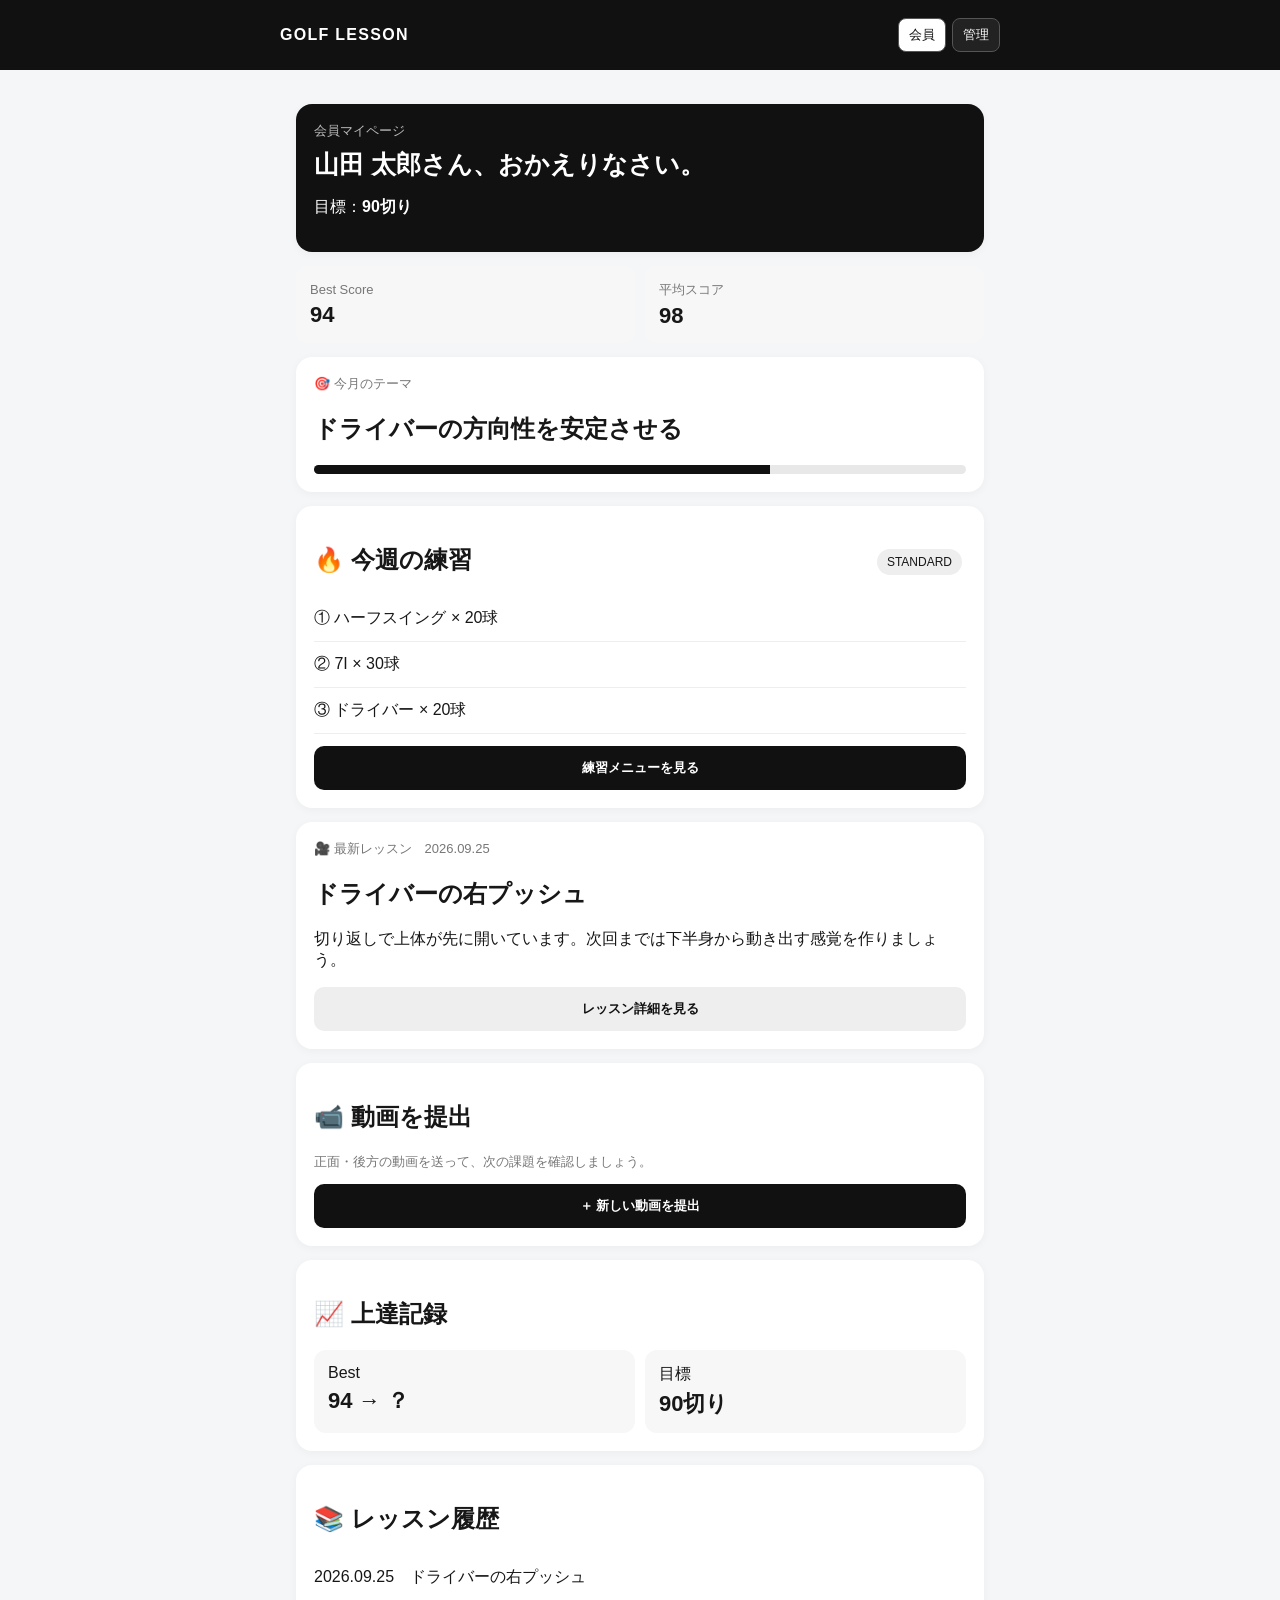
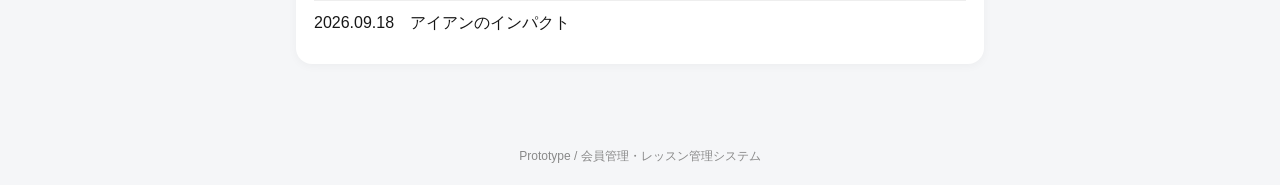
<file: golf_lesson_member_site.html>
<!doctype html>
<html lang="ja">
<head>
<meta charset="utf-8">
<meta name="viewport" content="width=device-width,initial-scale=1">
<title>Golf Lesson Member Prototype</title>
<style>
*{box-sizing:border-box} body{margin:0;font-family:-apple-system,BlinkMacSystemFont,"Noto Sans JP",sans-serif;background:#f5f6f8;color:#171717}
header{background:#111;color:#fff;padding:18px 20px;position:sticky;top:0;z-index:2}
.header{max-width:720px;margin:auto;display:flex;justify-content:space-between;align-items:center}
.logo{font-weight:800;letter-spacing:.08em}.switch{display:flex;gap:6px}.switch button{border:1px solid #555;background:#222;color:#fff;border-radius:8px;padding:7px 10px}
.switch button.active{background:#fff;color:#111}
main{max-width:720px;margin:auto;padding:20px 16px 50px}
h1{font-size:25px;margin:8px 0}.sub{color:#777;font-size:13px}
.card{background:#fff;border-radius:16px;padding:18px;margin:14px 0;box-shadow:0 2px 10px #0000000a}
.hero{background:#111;color:#fff}.hero .sub{color:#bbb}
.grid{display:grid;grid-template-columns:1fr 1fr;gap:10px}.stat{background:#f7f7f7;border-radius:12px;padding:14px}.stat b{display:block;font-size:22px;margin-top:4px}
.tag{display:inline-block;background:#eee;border-radius:999px;padding:6px 10px;font-size:12px;margin:4px 4px 0 0}
.progress{height:9px;background:#e8e8e8;border-radius:99px;overflow:hidden;margin-top:10px}.bar{height:100%;width:70%;background:#111}
.btn{display:block;width:100%;padding:13px;border:0;border-radius:10px;background:#111;color:#fff;font-weight:700;margin-top:12px}
.btn.secondary{background:#eee;color:#111}
.row{display:flex;justify-content:space-between;gap:12px;align-items:center}.item{padding:12px 0;border-bottom:1px solid #eee}.item:last-child{border-bottom:0}
label{display:block;font-size:13px;font-weight:700;margin:14px 0 6px}input,textarea,select{width:100%;padding:11px;border:1px solid #ddd;border-radius:9px;font:inherit;background:#fff}
textarea{min-height:90px;resize:vertical}.notice{padding:12px;background:#f1f1f1;border-radius:10px;font-size:13px}
footer{text-align:center;color:#888;font-size:12px;padding:20px}
@media(max-width:480px){h1{font-size:23px}.grid{grid-template-columns:1fr 1fr}}
</style>
</head>
<body>
<header><div class="header"><div class="logo">GOLF LESSON</div><div class="switch">
<button id="memberBtn" class="active" onclick="show('member')">会員</button>
<button id="adminBtn" onclick="show('admin')">管理</button>
</div></div></header>
<main id="app"></main>
<footer>Prototype / 会員管理・レッスン管理システム</footer>

<script>
const data = {
 name:"山田 太郎", plan:"STANDARD", goal:"90切り", best:"94", avg:"98",
 theme:"ドライバーの方向性を安定させる",
 practice1:"ハーフスイング × 20球",
 practice2:"7I × 30球",
 practice3:"ドライバー × 20球",
 lessonDate:"2026.09.25",
 lessonTitle:"ドライバーの右プッシュ",
 lessonBody:"切り返しで上体が先に開いています。次回までは下半身から動き出す感覚を作りましょう。"
};
function esc(s){return String(s).replace(/[&<>"']/g,m=>({"&":"&amp;","<":"&lt;",">":"&gt;",'"':"&quot;","'":"&#39;"}[m]));}
function member(){
document.getElementById("app").innerHTML=`
<div class="card hero"><div class="sub">会員マイページ</div><h1>${esc(data.name)}さん、おかえりなさい。</h1>
<p>目標：<b>${esc(data.goal)}</b></p></div>
<div class="grid"><div class="stat"><span class="sub">Best Score</span><b>${esc(data.best)}</b></div><div class="stat"><span class="sub">平均スコア</span><b>${esc(data.avg)}</b></div></div>
<div class="card"><div class="sub">🎯 今月のテーマ</div><h2>${esc(data.theme)}</h2><div class="progress"><div class="bar"></div></div></div>
<div class="card"><div class="row"><h2>🔥 今週の練習</h2><span class="tag">${esc(data.plan)}</span></div>
<div class="item">① ${esc(data.practice1)}</div><div class="item">② ${esc(data.practice2)}</div><div class="item">③ ${esc(data.practice3)}</div>
<button class="btn">練習メニューを見る</button></div>
<div class="card"><div class="sub">🎥 最新レッスン　${esc(data.lessonDate)}</div><h2>${esc(data.lessonTitle)}</h2><p>${esc(data.lessonBody)}</p><button class="btn secondary">レッスン詳細を見る</button></div>
<div class="card"><h2>📹 動画を提出</h2><p class="sub">正面・後方の動画を送って、次の課題を確認しましょう。</p><button class="btn">＋ 新しい動画を提出</button></div>
<div class="card"><h2>📈 上達記録</h2><div class="grid"><div class="stat">Best<br><b>${esc(data.best)} → ？</b></div><div class="stat">目標<br><b>${esc(data.goal)}</b></div></div></div>
<div class="card"><h2>📚 レッスン履歴</h2><div class="item">${esc(data.lessonDate)}　${esc(data.lessonTitle)}</div><div class="item">2026.09.18　アイアンのインパクト</div></div>`;
}
function admin(){
document.getElementById("app").innerHTML=`
<div class="card"><div class="sub">管理者画面</div><h1>会員情報を編集</h1><div class="notice">ここで変更して保存すると、会員ページに反映されます。</div>
<label>会員名</label><input id="name" value="${esc(data.name)}">
<label>プラン</label><select id="plan"><option>BASIC</option><option ${data.plan==="STANDARD"?"selected":""}>STANDARD</option><option>PREMIUM</option></select>
<label>目標</label><input id="goal" value="${esc(data.goal)}">
<div class="grid"><div><label>Best Score</label><input id="best" value="${esc(data.best)}"></div><div><label>平均スコア</label><input id="avg" value="${esc(data.avg)}"></div></div>
<label>今月のテーマ</label><textarea id="theme">${esc(data.theme)}</textarea>
<label>練習①</label><input id="practice1" value="${esc(data.practice1)}">
<label>練習②</label><input id="practice2" value="${esc(data.practice2)}">
<label>練習③</label><input id="practice3" value="${esc(data.practice3)}">
<label>最新レッスン日</label><input id="lessonDate" value="${esc(data.lessonDate)}">
<label>レッスンタイトル</label><input id="lessonTitle" value="${esc(data.lessonTitle)}">
<label>コーチコメント</label><textarea id="lessonBody">${esc(data.lessonBody)}</textarea>
<button class="btn" onclick="save()">保存して会員ページへ反映</button>
</div>`;
}
function save(){
["name","plan","goal","best","avg","theme","practice1","practice2","practice3","lessonDate","lessonTitle","lessonBody"].forEach(k=>data[k]=document.getElementById(k).value);
alert("保存しました。会員ページに反映されています。");
show("member");
}
function show(mode){
document.getElementById("memberBtn").classList.toggle("active",mode==="member");
document.getElementById("adminBtn").classList.toggle("active",mode==="admin");
mode==="member"?member():admin();
}
member();
</script>
</body></html>
</file>
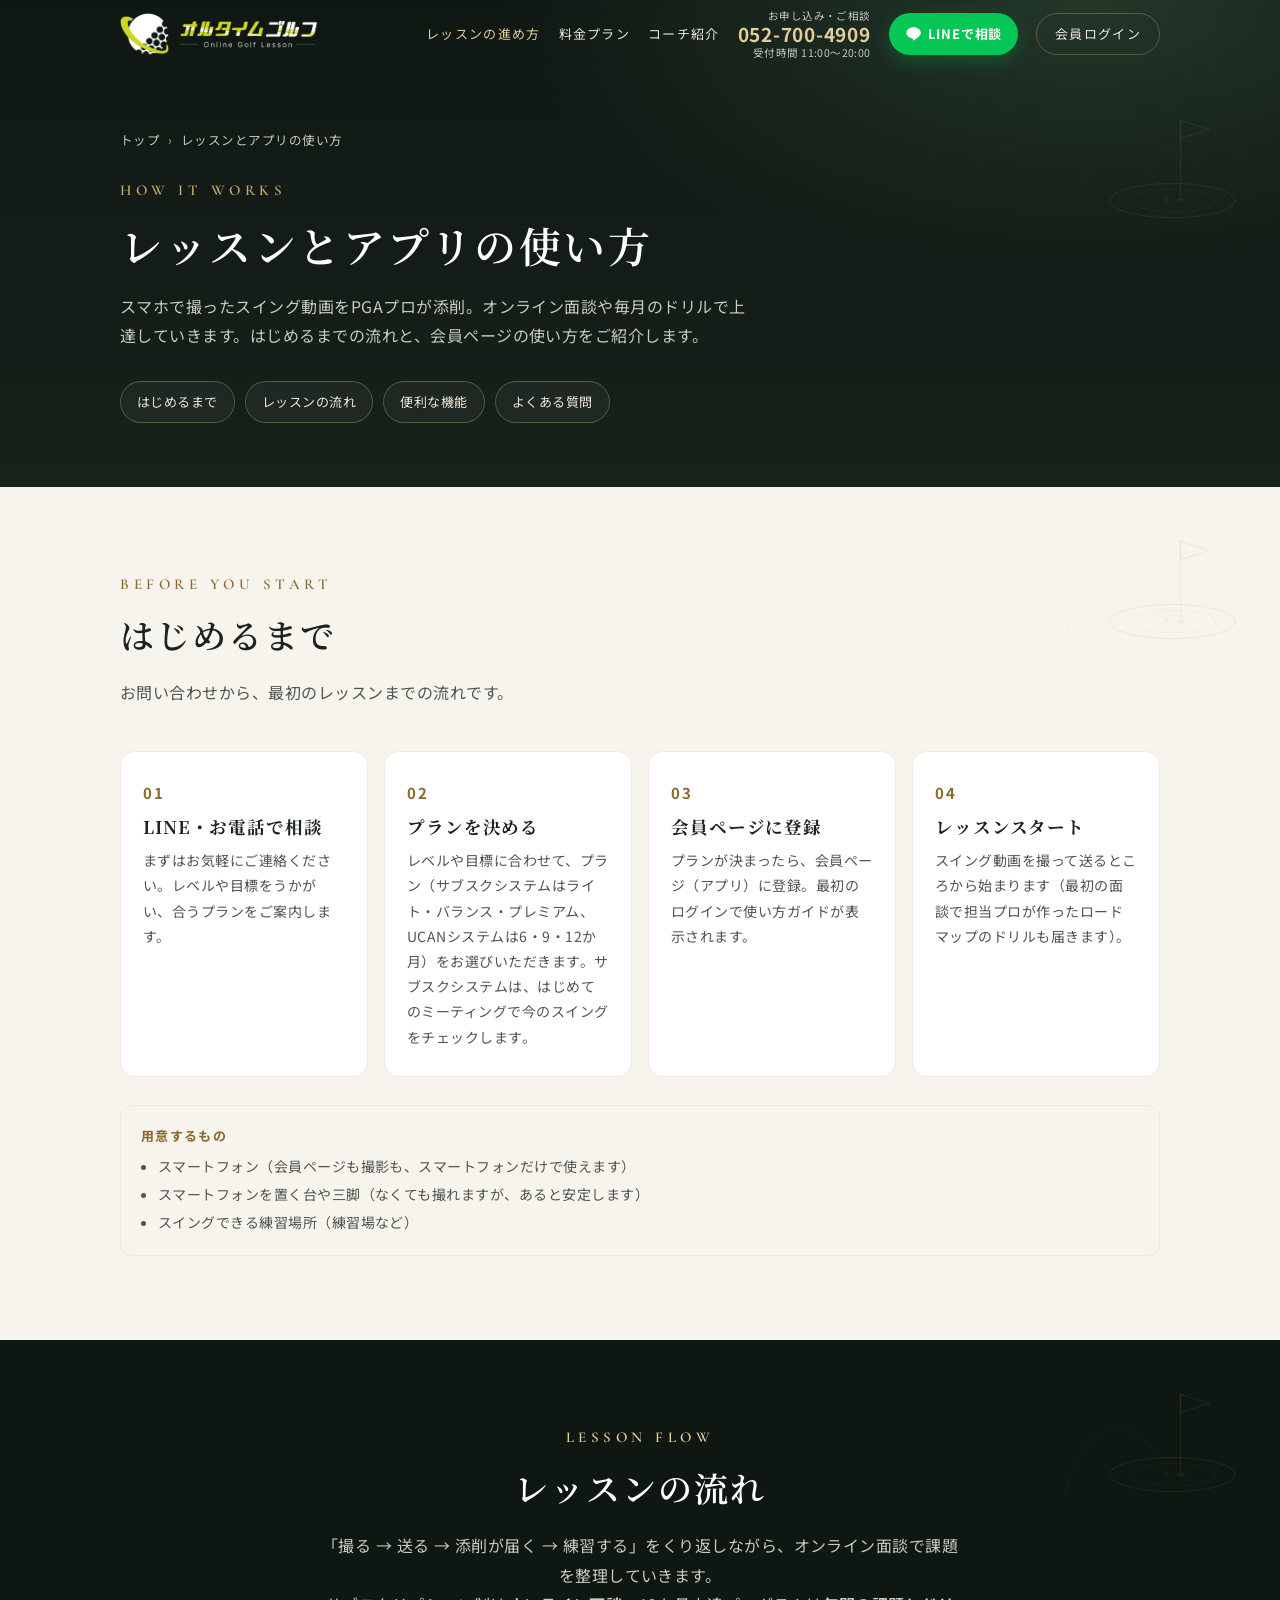
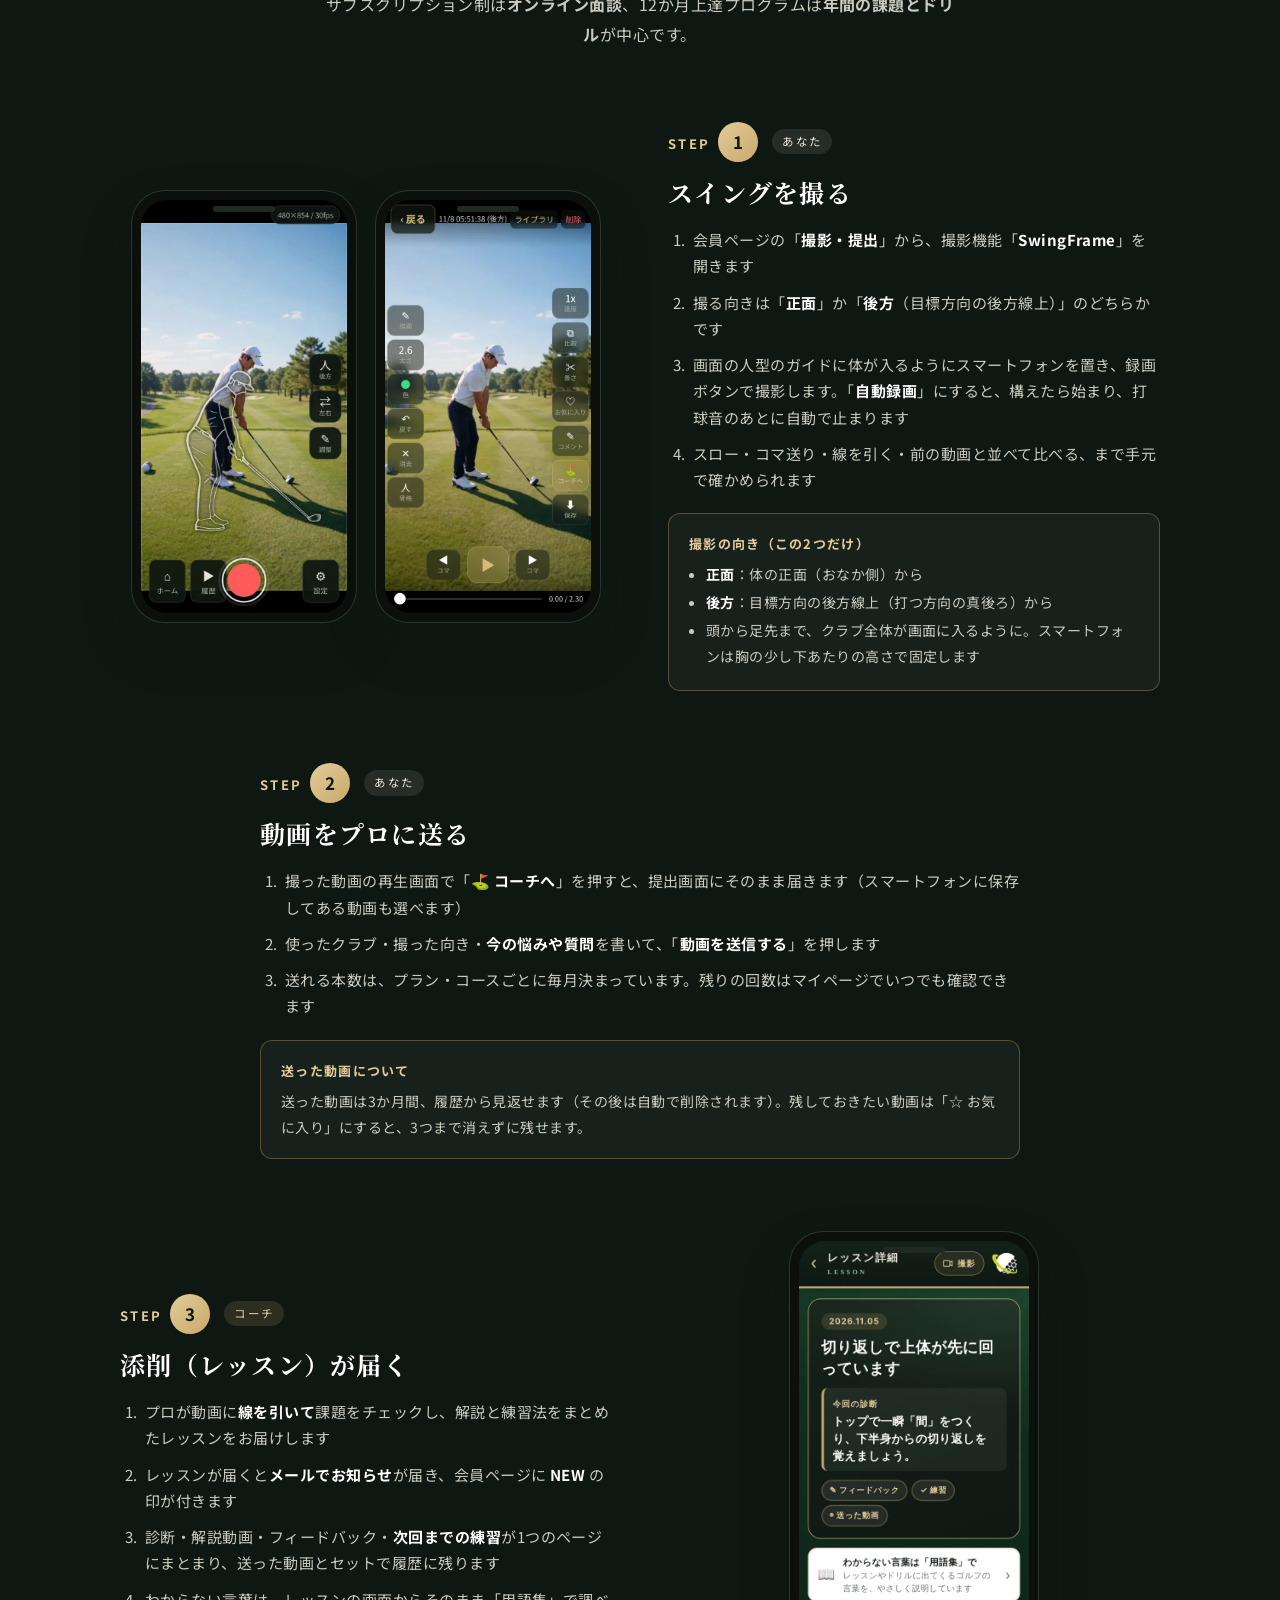
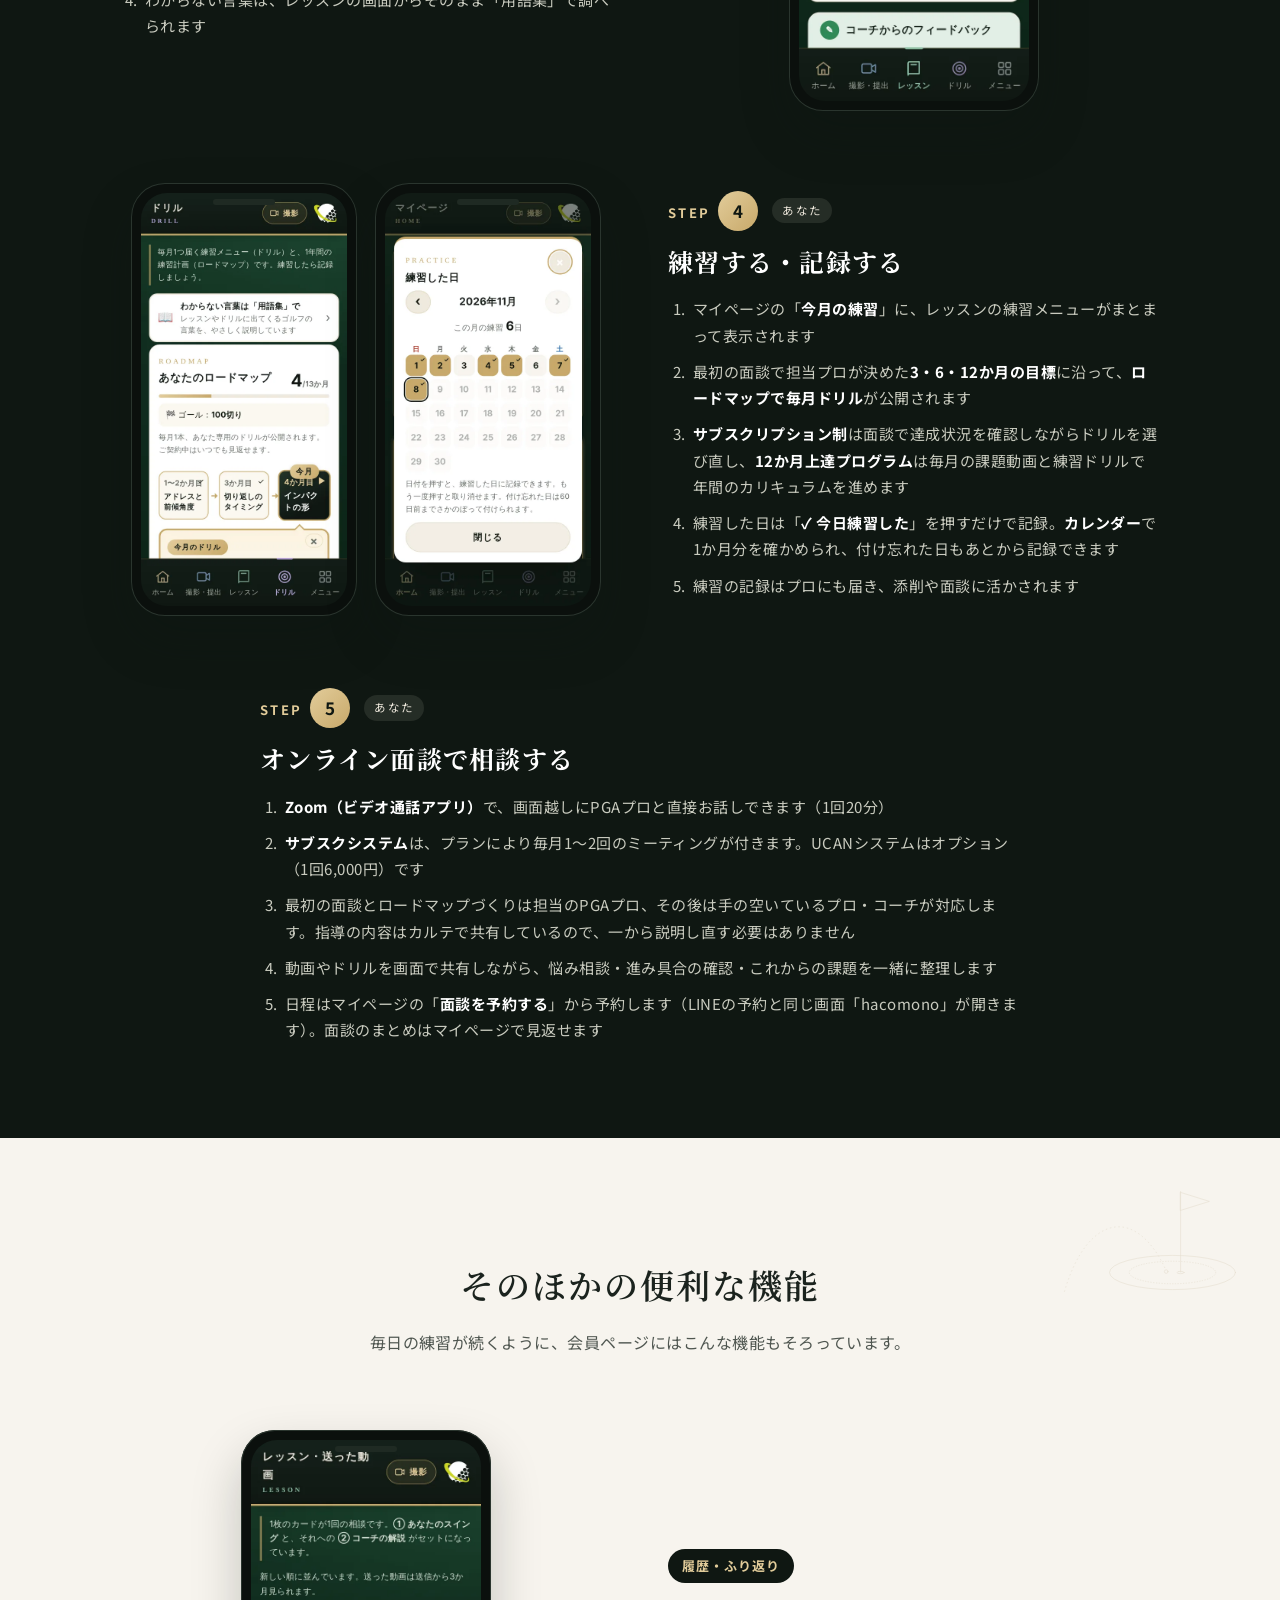
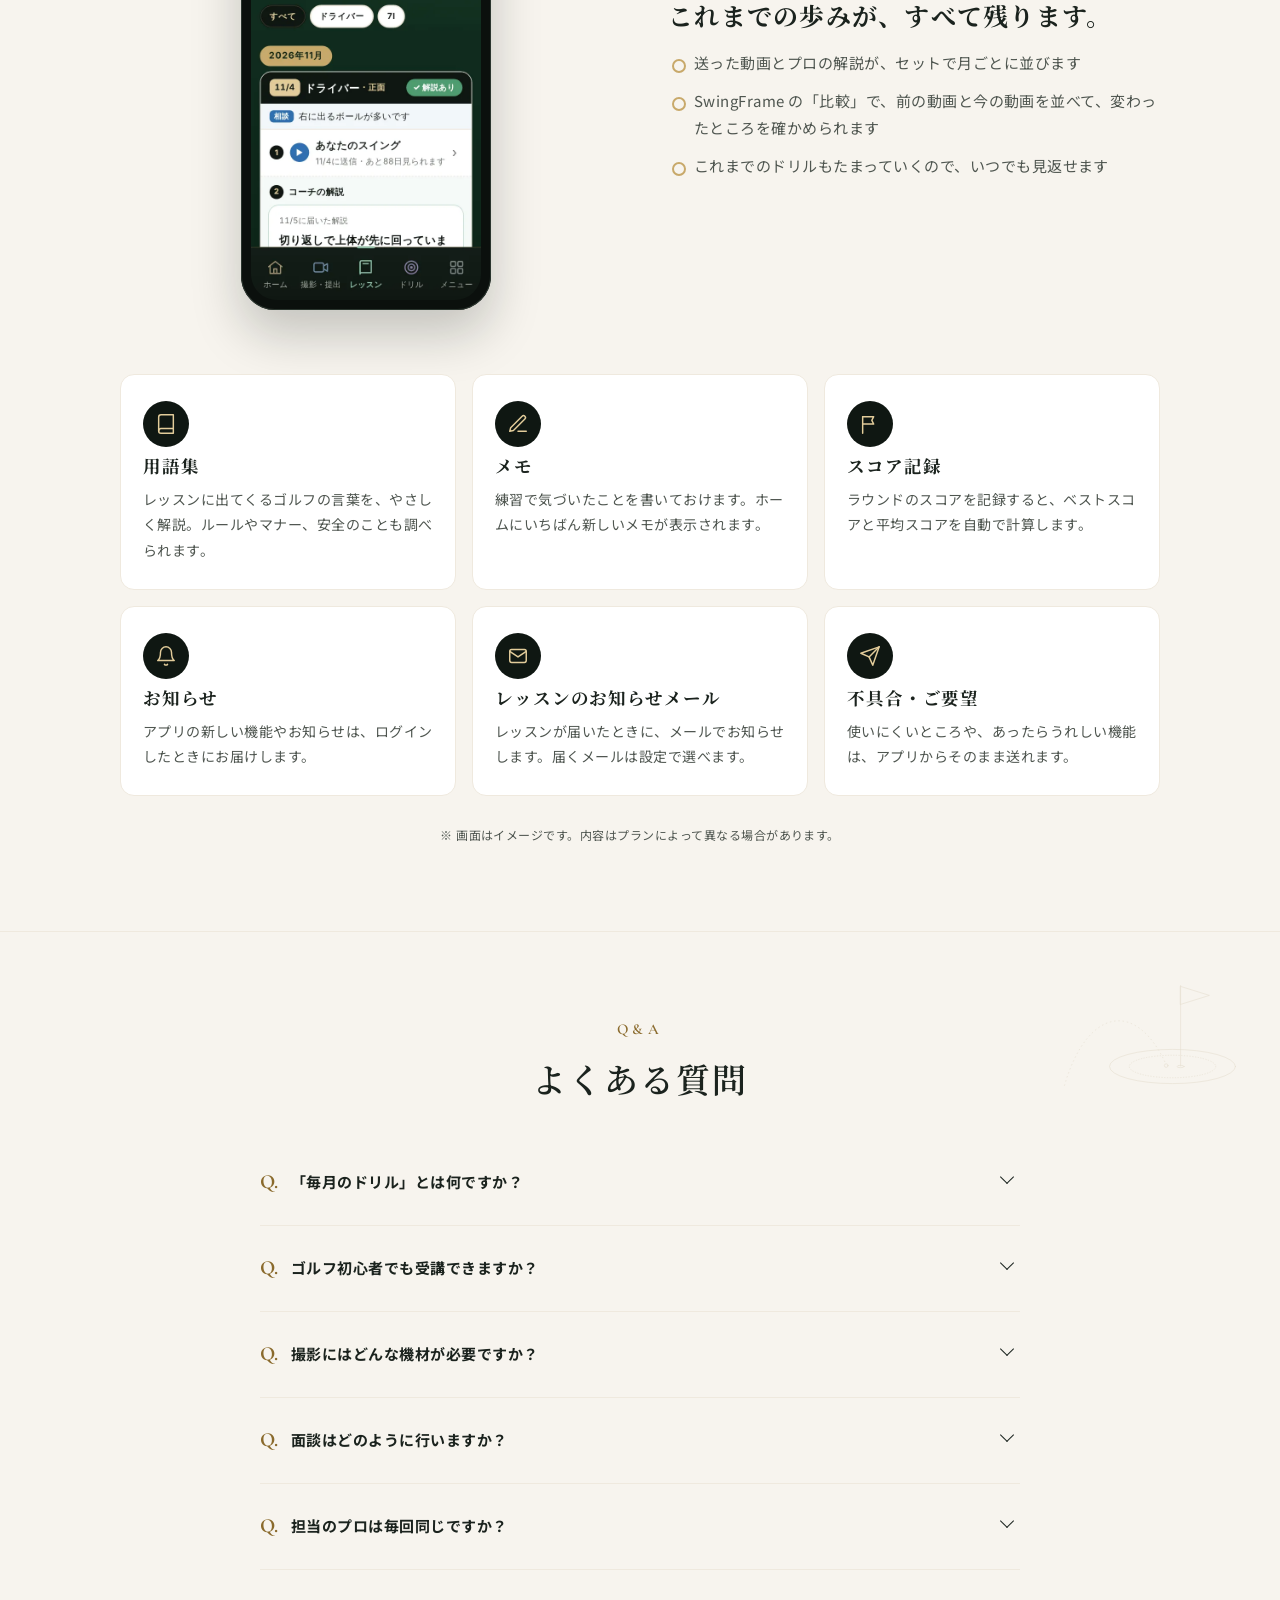
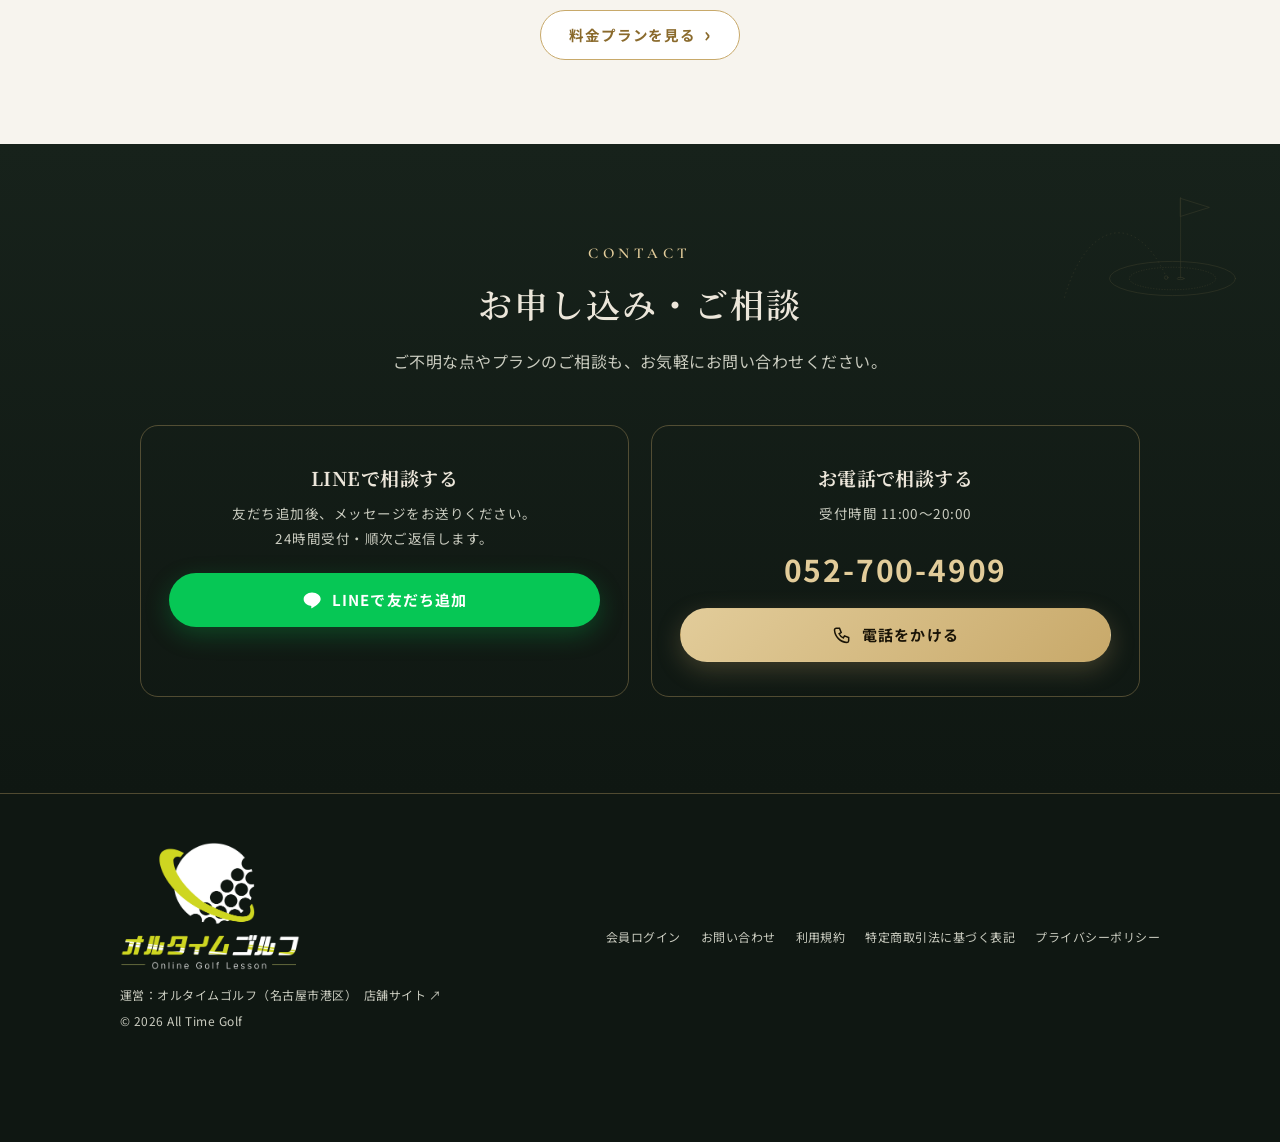
<file: lesson.html>
<!doctype html>
<html lang="ja">
<head>
<meta charset="utf-8">
<meta name="viewport" content="width=device-width,initial-scale=1">
<meta name="robots" content="noindex,nofollow">
<title>レッスンとアプリの使い方｜All Time Golf（オルタイムゴルフ）</title>
<meta name="description" content="オルタイムゴルフのオンラインレッスンの受け方と、会員ページ（アプリ）の使い方を、画面つきでご紹介します。">
<meta property="og:title" content="レッスンとアプリの使い方｜All Time Golf（オルタイムゴルフ）">
<meta property="og:description" content="オルタイムゴルフのオンラインレッスンの受け方と、会員ページ（アプリ）の使い方を、画面つきでご紹介します。">
<meta property="og:image" content="assets/logo.png">
<link rel="icon" type="image/png" href="assets/logo-mark.png">
<meta property="og:type" content="article">
<meta name="theme-color" content="#0f1712">
<link rel="preconnect" href="https://fonts.googleapis.com">
<link rel="preconnect" href="https://fonts.gstatic.com" crossorigin>
<link href="https://fonts.googleapis.com/css2?family=Cormorant+Garamond:wght@500;600&family=Noto+Sans+JP:wght@400;500;700&family=Noto+Serif+JP:wght@500;600&display=swap" rel="stylesheet">
<link rel="stylesheet" href="assets/site.css">
</head>
<body>

<header class="header" id="header">
  <div class="wrap">
    <a href="index.html" class="logo" aria-label="オルタイムゴルフ トップへ"><img class="mark" src="assets/logo-mark.png" width="200" height="170" alt=""><img class="word" src="assets/logo-word.png" width="640" height="129" alt="オルタイムゴルフ"></a>
    <nav class="nav" aria-label="メインメニュー">
      <a href="lesson.html" aria-current="page">レッスンの進め方</a>
      <a href="index.html#plan">料金プラン</a>
      <a href="index.html#coach">コーチ紹介</a>
      <a class="h-tel" data-tel href="tel:0527004909"><small>お申し込み・ご相談</small><b data-tel-text>052-700-4909</b><small data-hours>受付時間 11:00〜20:00</small></a>
      <a class="h-line" data-line href="https://lin.ee/ssvLEAZ" target="_blank" rel="noopener"><svg viewBox="0 0 24 24" fill="currentColor" aria-hidden="true"><path d="M12 3C6.5 3 2 6.6 2 11c0 3.9 3.5 7.2 8.3 7.9.3.1.8.2.9.5.1.3.1.7 0 1l-.1.9c0 .3-.2 1 .9.5s6-3.5 8.2-6.1c1.5-1.6 2.2-3.2 2.2-4.8C22.4 6.6 17.9 3 12 3z"/></svg>LINEで相談</a>
      <a href="app/" class="login">会員ログイン</a>
      <button type="button" class="menu-btn" id="menuBtn" aria-expanded="false" aria-controls="drawer" aria-label="メニューを開く">
        <span></span><span></span><span></span>
      </button>
    </nav>
  </div>
</header>

<div class="drawer" id="drawer" aria-hidden="true">
  <nav class="drawer-inner" aria-label="目次">
    <ul class="drawer-links">
      <li><a href="index.html#strength"><small>01</small>オルタイムゴルフの強み</a></li>
      <li><a href="index.html#concept"><small>02</small>オンラインの特徴</a></li>
      <li><a href="index.html#flow"><small>03</small>レッスンの進め方</a></li>
      <li><a href="index.html#members"><small>04</small>会員ページ</a></li>
      <li><a href="index.html#features"><small>05</small>アプリの機能</a></li>
      <li><a href="index.html#school"><small>06</small>運営スクール</a></li>
      <li><a href="index.html#plan"><small>07</small>料金プラン</a></li>
      <li><a href="index.html#coach"><small>08</small>コーチ紹介</a></li>
      <li><a href="index.html#faq"><small>09</small>よくある質問</a></li>
      <li><a href="#contact"><small>10</small>お申し込み・ご相談</a></li>
    </ul>
    <p class="drawer-sub">GUIDE</p>
    <ul class="drawer-links pages">
      <li><a href="lesson.html" aria-current="page"><small>›</small>レッスンとアプリの使い方</a></li>
      <li><a href="plan.html"><small>›</small>料金プランの詳細</a></li>
    </ul>
    <div class="drawer-actions">
      <a class="btn btn-gold" data-apply href="app/#/signup">申し込む</a>
      <a class="btn btn-line" data-line href="https://lin.ee/ssvLEAZ" target="_blank" rel="noopener">LINEで相談する</a>
      <a class="btn btn-ghost" data-tel href="tel:0527004909">電話する（11:00〜20:00）</a>
      <a class="btn btn-ghost" href="app/">会員ログイン</a>
    </div>
  </nav>
</div>

<main id="top">
  <section class="page-hero">
    <div class="wrap">
      <ol class="crumb"><li><a href="index.html">トップ</a></li><li>レッスンとアプリの使い方</li></ol>
      <p class="eyebrow">How It Works</p>
      <h1>レッスンとアプリの使い方</h1>
      <p class="lead">スマホで撮ったスイング動画をPGAプロが添削。オンライン面談や毎月のドリルで上達していきます。はじめるまでの流れと、会員ページの使い方をご紹介します。</p>
      <ul class="toc"><li><a href="#start">はじめるまで</a></li><li><a href="#lesson-flow">レッスンの流れ</a></li><li><a href="#app">便利な機能</a></li><li><a href="#qa">よくある質問</a></li></ul>
    </div>
  </section>

  <!-- はじめるまで -->
  <section class="pg-sec" id="start">
    <div class="wrap">
      <p class="eyebrow reveal">Before You Start</p>
      <h2 class="h2 reveal">はじめるまで</h2>
      <p class="lead reveal">お問い合わせから、最初のレッスンまでの流れです。</p>
      <ol class="cards num">
        <li class="card-i reveal"><h3>LINE・お電話で相談</h3><p>まずはお気軽にご連絡ください。レベルや目標をうかがい、合うプランをご案内します。</p></li>
        <li class="card-i reveal"><h3>プランを決める</h3><p>レベルや目標に合わせて、プラン（サブスクシステムはライト・バランス・プレミアム、UCANシステムは6・9・12か月）をお選びいただきます。サブスクシステムは、はじめてのミーティングで今のスイングをチェックします。</p></li>
        <li class="card-i reveal"><h3>会員ページに登録</h3><p>プランが決まったら、会員ページ（アプリ）に登録。最初のログインで使い方ガイドが表示されます。</p></li>
        <li class="card-i reveal"><h3>レッスンスタート</h3><p>スイング動画を撮って送るところから始まります（最初の面談で担当プロが作ったロードマップのドリルも届きます）。</p></li>
      </ol>
      <div class="tip reveal" style="margin-top:28px"><b>用意するもの</b>
        <ul>
          <li>スマートフォン（会員ページも撮影も、スマートフォンだけで使えます）</li>
          <li>スマートフォンを置く台や三脚（なくても撮れますが、あると安定します）</li>
          <li>スイングできる練習場所（練習場など）</li>
        </ul></div>
    </div>
  </section>

  <!-- レッスンの流れ -->
  <section class="pg-sec dark" id="lesson-flow">
    <div class="wrap">
      <div class="center">
        <p class="eyebrow reveal">Lesson Flow</p>
        <h2 class="h2 reveal">レッスンの流れ</h2>
        <p class="lead reveal">「撮る → 送る → 添削が届く → 練習する」をくり返しながら、オンライン面談で課題を整理していきます。<br>サブスクリプション制は<b>オンライン面談</b>、12か月上達プログラムは<b>年間の課題とドリル</b>が中心です。</p>
      </div>
      <div class="gs reveal" id="step1">
        <div class="af-shots"><div class="phone"><img src="assets/screens/swingframe.webp" width="540" height="1080" loading="lazy" alt="SwingFrame の撮影画面。人型のガイドに体を合わせて撮影できる"></div><div class="phone"><img src="assets/screens/swingframe-review.webp" width="540" height="1080" loading="lazy" alt="SwingFrame の再生画面。線を引く・速度・比較・コーチへ送るボタンが並んでいる"></div></div>
        <div>
          <p class="gs-no"><b>STEP<span>1</span></b><em>あなた</em></p>
          <h3>スイングを撮る</h3>
          <ol><li>会員ページの「<b>撮影・提出</b>」から、撮影機能「<b>SwingFrame</b>」を開きます</li><li>撮る向きは「<b>正面</b>」か「<b>後方</b>（目標方向の後方線上）」のどちらかです</li><li>画面の人型のガイドに体が入るようにスマートフォンを置き、録画ボタンで撮影します。「<b>自動録画</b>」にすると、構えたら始まり、打球音のあとに自動で止まります</li><li>スロー・コマ送り・線を引く・前の動画と並べて比べる、まで手元で確かめられます</li></ol>
          <div class="tip"><b>撮影の向き（この2つだけ）</b><ul><li><b>正面</b>：体の正面（おなか側）から</li><li><b>後方</b>：目標方向の後方線上（打つ方向の真後ろ）から</li><li>頭から足先まで、クラブ全体が画面に入るように。スマートフォンは胸の少し下あたりの高さで固定します</li></ul></div>
        </div>
      </div>
      <div class="gs reveal solo" id="step2">
        
        <div>
          <p class="gs-no"><b>STEP<span>2</span></b><em>あなた</em></p>
          <h3>動画をプロに送る</h3>
          <ol><li>撮った動画の再生画面で「<b>⛳ コーチへ</b>」を押すと、提出画面にそのまま届きます（スマートフォンに保存してある動画も選べます）</li><li>使ったクラブ・撮った向き・<b>今の悩みや質問</b>を書いて、「<b>動画を送信する</b>」を押します</li><li>送れる本数は、プラン・コースごとに毎月決まっています。残りの回数はマイページでいつでも確認できます</li></ol>
          <div class="tip"><b>送った動画について</b>送った動画は3か月間、履歴から見返せます（その後は自動で削除されます）。残しておきたい動画は「☆ お気に入り」にすると、3つまで消えずに残せます。</div>
        </div>
      </div>
      <div class="gs reveal rev" id="step3">
        <div class="af-shots"><div class="phone"><img src="assets/screens/lesson.webp" width="540" height="1080" loading="lazy" alt="レッスン詳細の画面。今回の診断と、フィードバック・練習・送った動画へのボタンが表示されている"></div></div>
        <div>
          <p class="gs-no"><b>STEP<span>3</span></b><em class="coach">コーチ</em></p>
          <h3>添削（レッスン）が届く</h3>
          <ol><li>プロが動画に<b>線を引いて</b>課題をチェックし、解説と練習法をまとめたレッスンをお届けします</li><li>レッスンが届くと<b>メールでお知らせ</b>が届き、会員ページに <b>NEW</b> の印が付きます</li><li>診断・解説動画・フィードバック・<b>次回までの練習</b>が1つのページにまとまり、送った動画とセットで履歴に残ります</li><li>わからない言葉は、レッスンの画面からそのまま「用語集」で調べられます</li></ol>
          
        </div>
      </div>
      <div class="gs reveal" id="step4">
        <div class="af-shots"><div class="phone"><img src="assets/screens/drills.webp" width="540" height="1080" loading="lazy" alt="ドリルの画面。1年間のロードマップと、今月のドリルが表示されている"></div><div class="phone"><img src="assets/screens/calendar.webp" width="540" height="1080" loading="lazy" alt="練習した日のカレンダー。練習した日に印がつき、1か月の練習日数が表示されている"></div></div>
        <div>
          <p class="gs-no"><b>STEP<span>4</span></b><em>あなた</em></p>
          <h3>練習する・記録する</h3>
          <ol><li>マイページの「<b>今月の練習</b>」に、レッスンの練習メニューがまとまって表示されます</li><li>最初の面談で担当プロが決めた<b>3・6・12か月の目標</b>に沿って、<b>ロードマップで毎月ドリル</b>が公開されます</li><li><b>サブスクリプション制</b>は面談で達成状況を確認しながらドリルを選び直し、<b>12か月上達プログラム</b>は毎月の課題動画と練習ドリルで年間のカリキュラムを進めます</li><li>練習した日は「<b>✓ 今日練習した</b>」を押すだけで記録。<b>カレンダー</b>で1か月分を確かめられ、付け忘れた日もあとから記録できます</li><li>練習の記録はプロにも届き、添削や面談に活かされます</li></ol>
          
        </div>
      </div>
      <div class="gs reveal solo" id="step5">
        
        <div>
          <p class="gs-no"><b>STEP<span>5</span></b><em>あなた</em></p>
          <h3>オンライン面談で相談する</h3>
          <ol><li><b>Zoom（ビデオ通話アプリ）</b>で、画面越しにPGAプロと直接お話しできます（1回20分）</li><li><b>サブスクシステム</b>は、プランにより毎月1〜2回のミーティングが付きます。UCANシステムはオプション（1回6,000円）です</li><li>最初の面談とロードマップづくりは担当のPGAプロ、その後は手の空いているプロ・コーチが対応します。指導の内容はカルテで共有しているので、一から説明し直す必要はありません</li><li>動画やドリルを画面で共有しながら、悩み相談・進み具合の確認・これからの課題を一緒に整理します</li><li>日程はマイページの「<b>面談を予約する</b>」から予約します（LINEの予約と同じ画面「hacomono」が開きます）。面談のまとめはマイページで見返せます</li></ol>
          
        </div>
      </div>
    </div>
  </section>

  <!-- アプリの機能 -->
  <section class="pg-sec" id="app">
    <div class="wrap">
      <div class="center">
        <p class="eyebrow reveal">App Features</p>
        <h2 class="h2 reveal">そのほかの便利な機能</h2>
        <p class="lead reveal">毎日の練習が続くように、会員ページにはこんな機能もそろっています。</p>
      </div>
      <div class="gs reveal">
        <div class="af-shots"><div class="phone"><img src="assets/screens/history.webp" width="540" height="1080" loading="lazy" alt="レッスンと送った動画の画面。送った動画とその解説が月ごとに並んでいる"></div></div>
        <div>
          <p class="af-tag">履歴・ふり返り</p>
          <h3>これまでの歩みが、すべて残ります。</h3>
          <ul class="af-list">
            <li>送った動画とプロの解説が、セットで月ごとに並びます</li>
            <li>SwingFrame の「比較」で、前の動画と今の動画を並べて、変わったところを確かめられます</li>
            <li>これまでのドリルもたまっていくので、いつでも見返せます</li>
          </ul>
        </div>
      </div>
      <ul class="cards three" style="margin-top:64px">
        <li class="card-i reveal"><div class="ico"><svg viewBox="0 0 24 24" fill="none" stroke="currentColor" stroke-width="1.6" stroke-linecap="round" stroke-linejoin="round"><path d="M4 19.5A2.5 2.5 0 0 1 6.5 17H20"/><path d="M6.5 2H20v20H6.5A2.5 2.5 0 0 1 4 19.5v-15A2.5 2.5 0 0 1 6.5 2z"/></svg></div><h3>用語集</h3><p>レッスンに出てくるゴルフの言葉を、やさしく解説。ルールやマナー、安全のことも調べられます。</p></li>
        <li class="card-i reveal"><div class="ico"><svg viewBox="0 0 24 24" fill="none" stroke="currentColor" stroke-width="1.6" stroke-linecap="round" stroke-linejoin="round"><path d="M12 20h9"/><path d="M16.5 3.5a2.1 2.1 0 0 1 3 3L7 19l-4 1 1-4z"/></svg></div><h3>メモ</h3><p>練習で気づいたことを書いておけます。ホームにいちばん新しいメモが表示されます。</p></li>
        <li class="card-i reveal"><div class="ico"><svg viewBox="0 0 24 24" fill="none" stroke="currentColor" stroke-width="1.6" stroke-linecap="round" stroke-linejoin="round"><path d="M4 22V4"/><path d="M4 4h12l-2 4 2 4H4"/></svg></div><h3>スコア記録</h3><p>ラウンドのスコアを記録すると、ベストスコアと平均スコアを自動で計算します。</p></li>
        <li class="card-i reveal"><div class="ico"><svg viewBox="0 0 24 24" fill="none" stroke="currentColor" stroke-width="1.6" stroke-linecap="round" stroke-linejoin="round"><path d="M18 8a6 6 0 0 0-12 0c0 7-3 9-3 9h18s-3-2-3-9"/><path d="M13.7 21a2 2 0 0 1-3.4 0"/></svg></div><h3>お知らせ</h3><p>アプリの新しい機能やお知らせは、ログインしたときにお届けします。</p></li>
        <li class="card-i reveal"><div class="ico"><svg viewBox="0 0 24 24" fill="none" stroke="currentColor" stroke-width="1.6" stroke-linecap="round" stroke-linejoin="round"><rect x="3" y="5" width="18" height="14" rx="2"/><path d="m3 7 9 6 9-6"/></svg></div><h3>レッスンのお知らせメール</h3><p>レッスンが届いたときに、メールでお知らせします。届くメールは設定で選べます。</p></li>
        <li class="card-i reveal"><div class="ico"><svg viewBox="0 0 24 24" fill="none" stroke="currentColor" stroke-width="1.6" stroke-linecap="round" stroke-linejoin="round"><path d="M22 2 11 13"/><path d="M22 2 15 22l-4-9-9-4z"/></svg></div><h3>不具合・ご要望</h3><p>使いにくいところや、あったらうれしい機能は、アプリからそのまま送れます。</p></li>
      </ul>
      <p class="screens-note">※ 画面はイメージです。内容はプランによって異なる場合があります。</p>
    </div>
  </section>

  <!-- よくある質問 -->
  <section class="pg-sec line" id="qa">
    <div class="wrap">
      <div class="center">
        <p class="eyebrow reveal">Q&amp;A</p>
        <h2 class="h2 reveal">よくある質問</h2>
      </div>
      <div class="faq-list pg-faq reveal">
        <details><summary>「毎月のドリル」とは何ですか？</summary>
          <p>上達のための練習メニュー（動画つき）です。最初の面談で担当プロが決めた3・6・12か月の目標に沿って、毎月ロードマップで公開されます。サブスクリプション制は面談で達成状況を確認しながら選び直し、12か月上達プログラムは年間のカリキュラムに沿って進みます。</p></details>
        <details><summary>ゴルフ初心者でも受講できますか？</summary>
          <p>はい。ゴルフを始めたばかりの方も受講いただけます。今のレベルや目標をうかがって、合うプランをご案内します。</p></details>
        <details><summary>撮影にはどんな機材が必要ですか？</summary>
          <p>スマートフォンがあれば大丈夫です。撮影の条件（方向・距離など）は課題ごとにご案内します。</p></details>
        <details><summary>面談はどのように行いますか？</summary>
          <p>Zoom（ビデオ通話アプリ）で、画面越しにPGAプロと直接お話しします（1回20分）。動画やドリルを画面で共有しながら解説します（サブスクリプション制はコースにより月1〜2回、12か月上達プログラムはオプションで年4回程度がおすすめ）。</p></details>
        <details><summary>担当のプロは毎回同じですか？</summary>
          <p>最初の面談とロードマップづくりは、担当のPGAプロが行います。その後の添削や面談は、手の空いているプロ・コーチが対応します。指導の内容はカルテで共有しているので、毎回一から説明し直す必要はありません。</p></details>
      </div>
      <p class="more reveal"><a class="more-link" href="plan.html">料金プランを見る</a></p>
    </div>
  </section>

  <!-- お問い合わせ -->
  <section class="contact" id="contact">
    <div class="wrap center">
      <p class="eyebrow reveal">Contact</p>
      <h2 class="h2 reveal">お申し込み・ご相談</h2>
      <p class="lead reveal">ご不明な点やプランのご相談も、お気軽にお問い合わせください。</p>
      <div class="contact-grid">
        <div class="contact-card reveal">
          <h3>LINEで相談する</h3>
          <p>友だち追加後、メッセージをお送りください。<br>24時間受付・順次ご返信します。</p>
          <a class="btn btn-line" data-line href="https://lin.ee/ssvLEAZ" target="_blank" rel="noopener">
            <svg viewBox="0 0 24 24" fill="currentColor" aria-hidden="true"><path d="M12 3C6.5 3 2 6.6 2 11c0 3.9 3.5 7.2 8.3 7.9.3.1.8.2.9.5.1.3.1.7 0 1l-.1.9c0 .3-.2 1 .9.5s6-3.5 8.2-6.1c1.5-1.6 2.2-3.2 2.2-4.8C22.4 6.6 17.9 3 12 3z"/></svg>
            LINEで友だち追加
          </a>
        </div>
        <div class="contact-card reveal">
          <h3>お電話で相談する</h3>
          <p data-hours>受付時間 11:00〜20:00</p>
          <a class="tel" data-tel data-tel-text href="tel:0527004909">052-700-4909</a>
          <a class="btn btn-gold" data-tel href="#contact" style="margin-top:14px">
            <svg viewBox="0 0 24 24" fill="none" stroke="currentColor" stroke-width="1.8" aria-hidden="true"><path d="M5 4h4l2 5-2.5 1.5a11 11 0 0 0 5 5L15 13l5 2v4a2 2 0 0 1-2 2A16 16 0 0 1 3 6a2 2 0 0 1 2-2"/></svg>
            電話をかける
          </a>
        </div>
      </div>
    </div>
  </section>
</main>

<footer class="footer">
  <div class="wrap">
    <div>
      <img src="assets/logo.png" width="180" height="128" alt="オルタイムゴルフ Online Golf Lesson" style="height:auto">
      <p style="margin:14px 0 0">運営：オルタイムゴルフ（名古屋市港区）　<a href="https://alltime-golf.com/" target="_blank" rel="noopener">店舗サイト ↗</a></p>
      <p style="margin:4px 0 0">&copy; <span id="year"></span> All Time Golf</p>
    </div>
    <nav aria-label="フッターメニュー">
      <a href="app/">会員ログイン</a>
      <a href="#contact">お問い合わせ</a>
      <a href="legal/terms.html">利用規約</a>
      <a href="legal/tokushoho.html">特定商取引法に基づく表記</a>
      <a href="legal/privacy.html">プライバシーポリシー</a>
    </nav>
  </div>
</footer>

<div class="sticky-cta" id="stickyCta" aria-label="お問い合わせ">
  <a class="btn btn-gold" data-apply href="app/#/signup">申し込む</a>
  <a class="btn btn-line" data-line href="https://lin.ee/ssvLEAZ" target="_blank" rel="noopener">LINEで相談</a>
  <a class="btn btn-ghost" data-tel href="#contact">電話</a>
</div>

<script src="assets/site.js"></script>
</body>
</html>
</file>
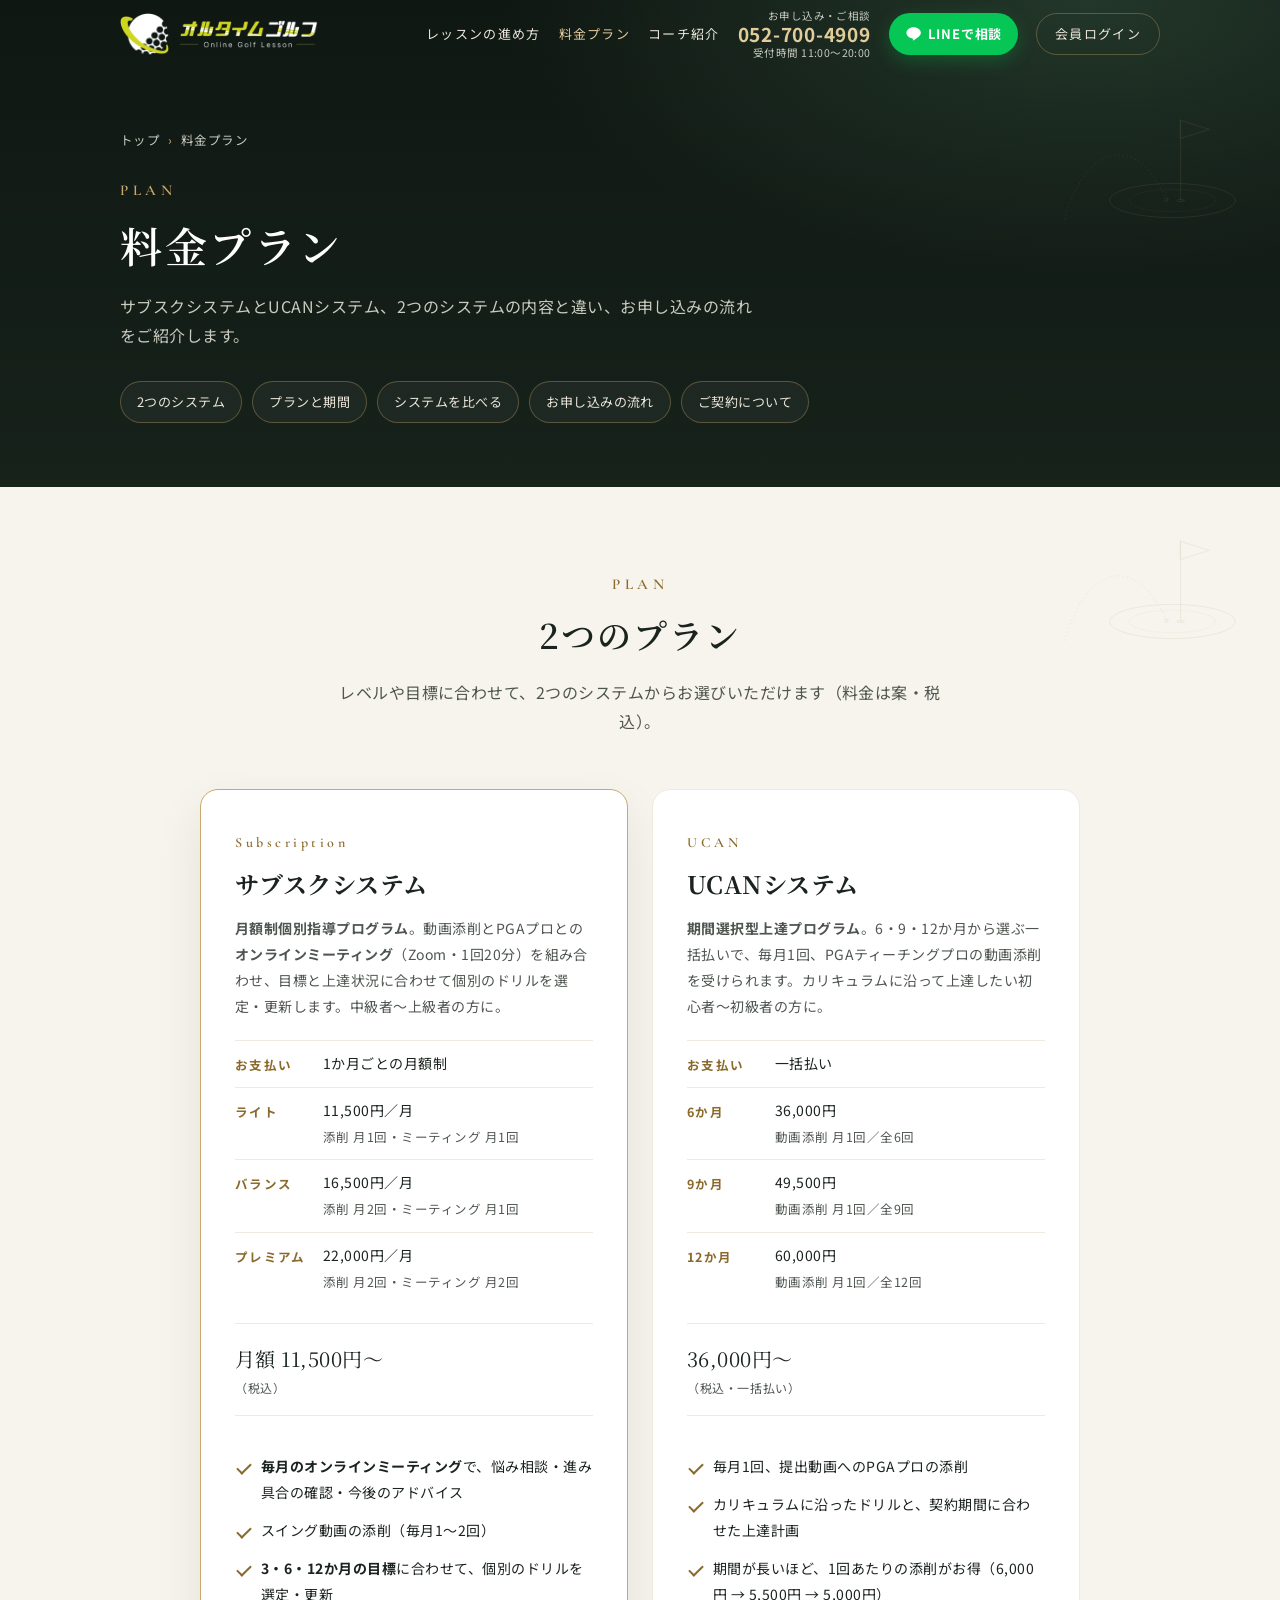
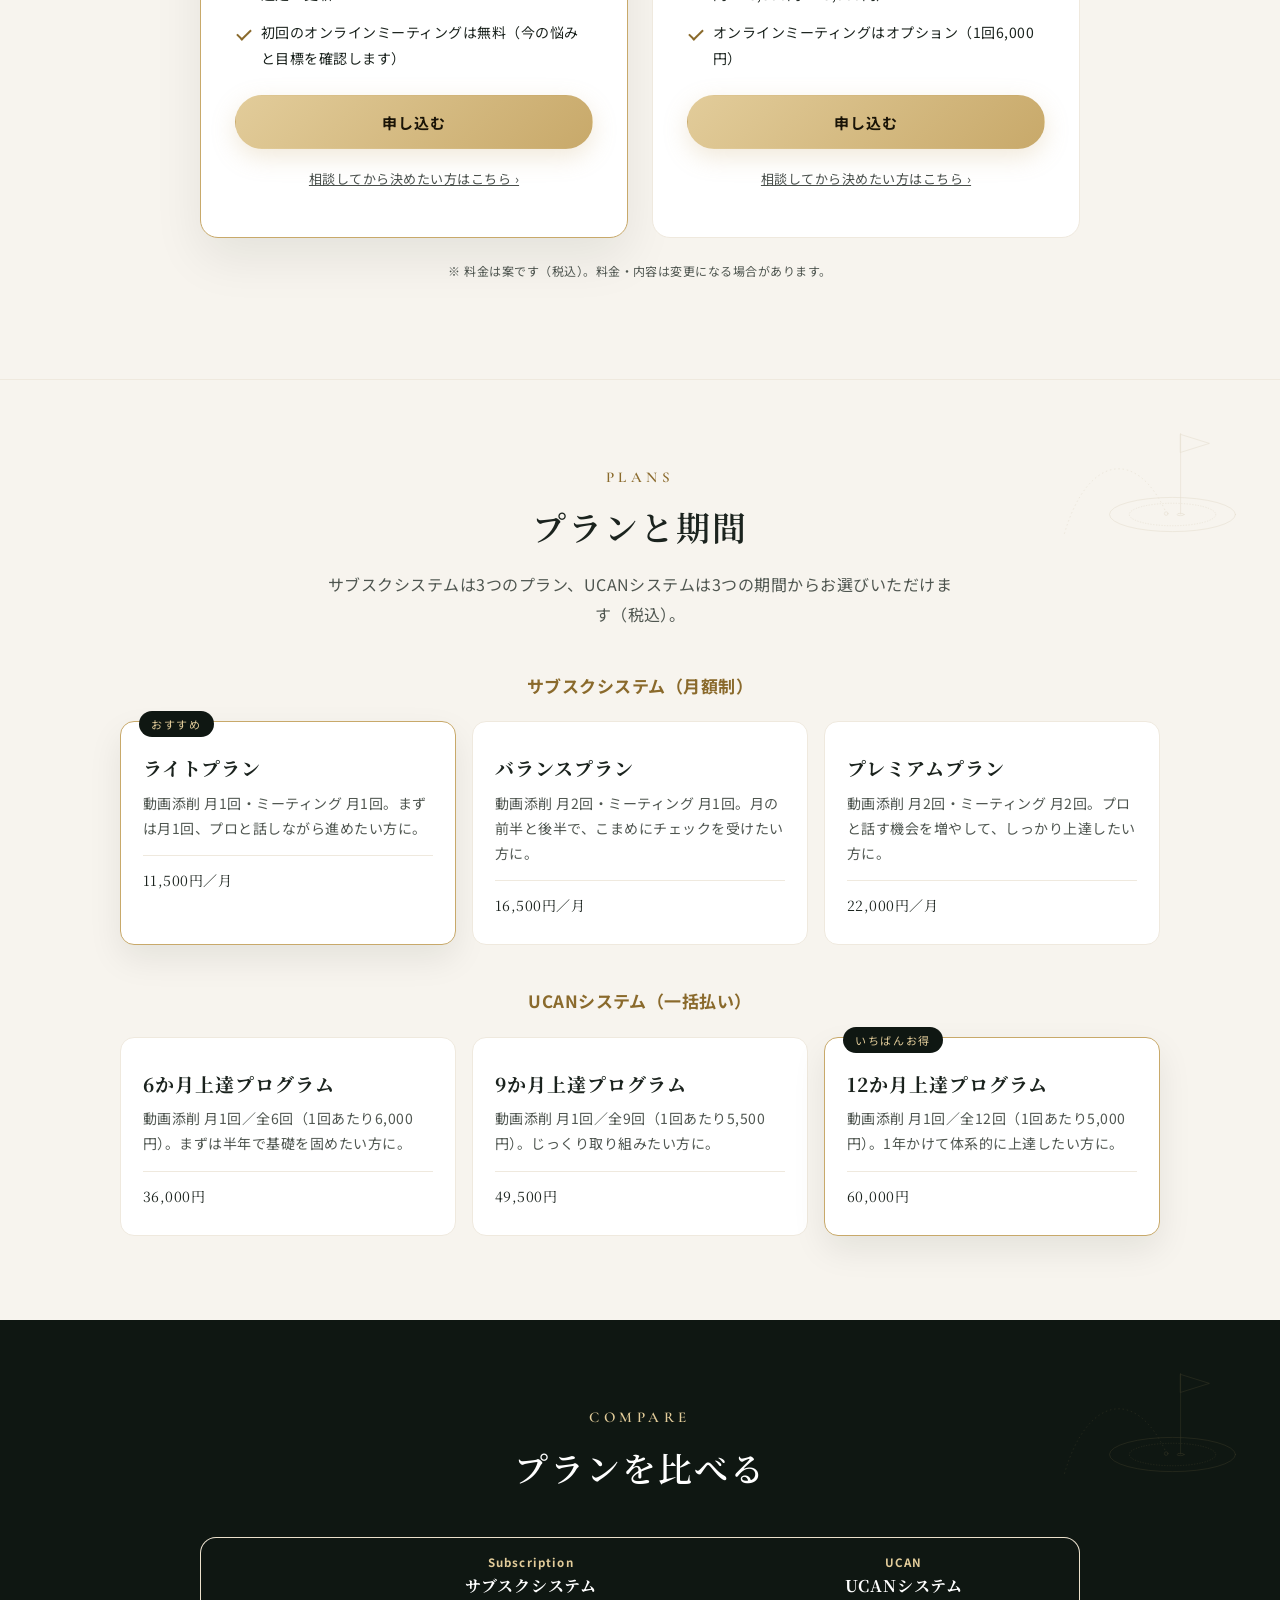
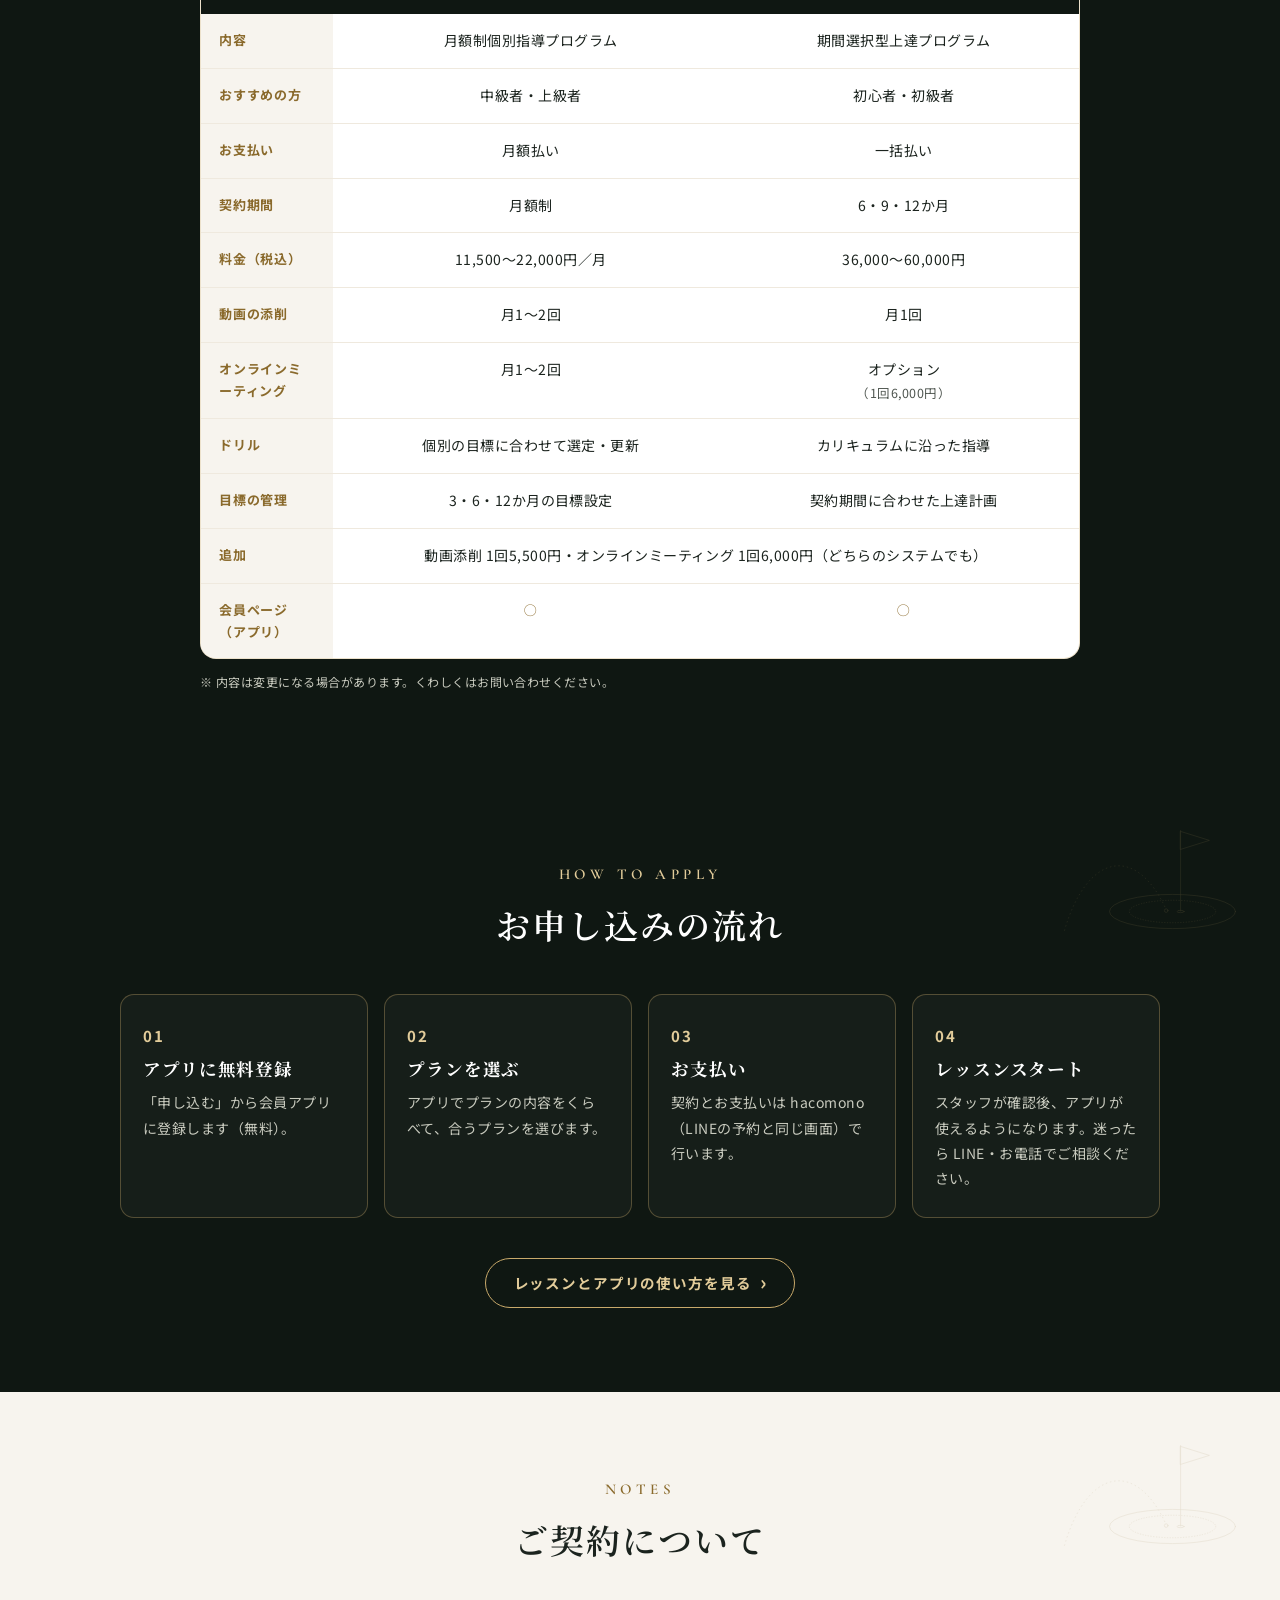
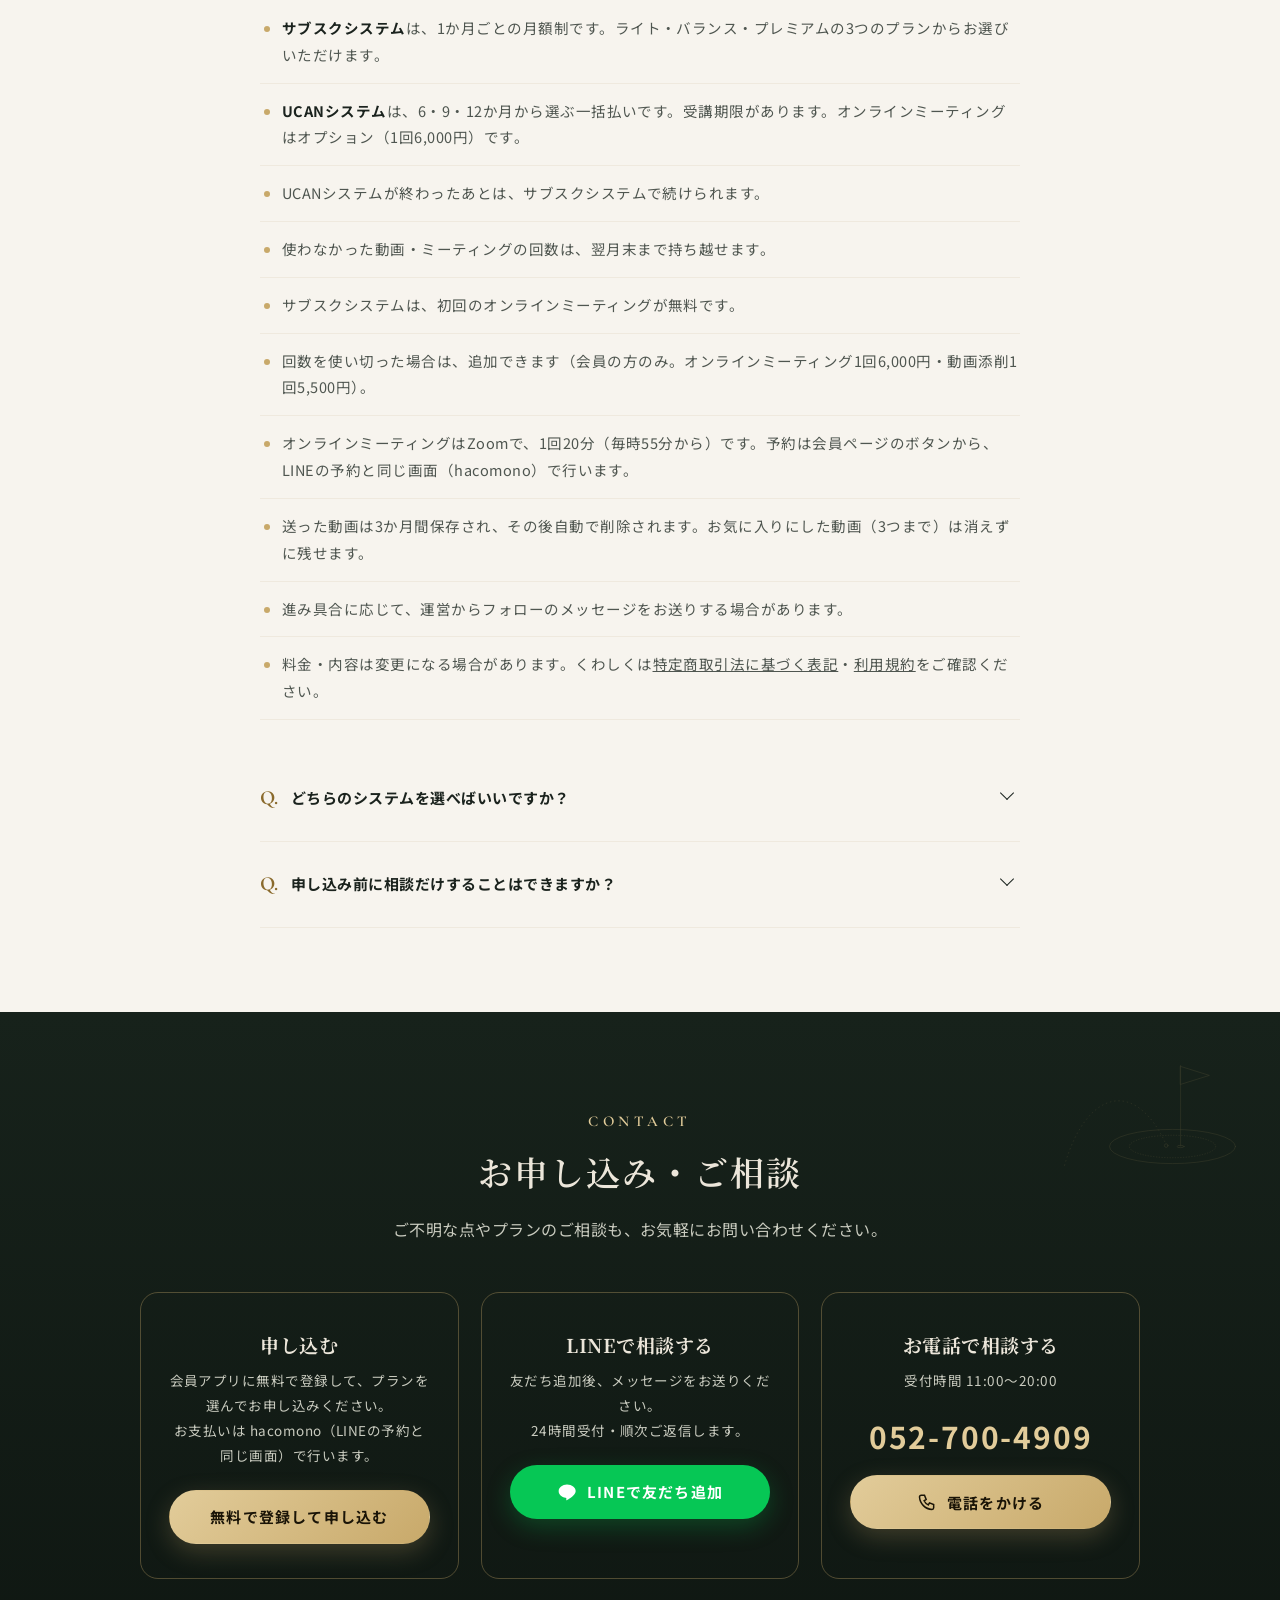
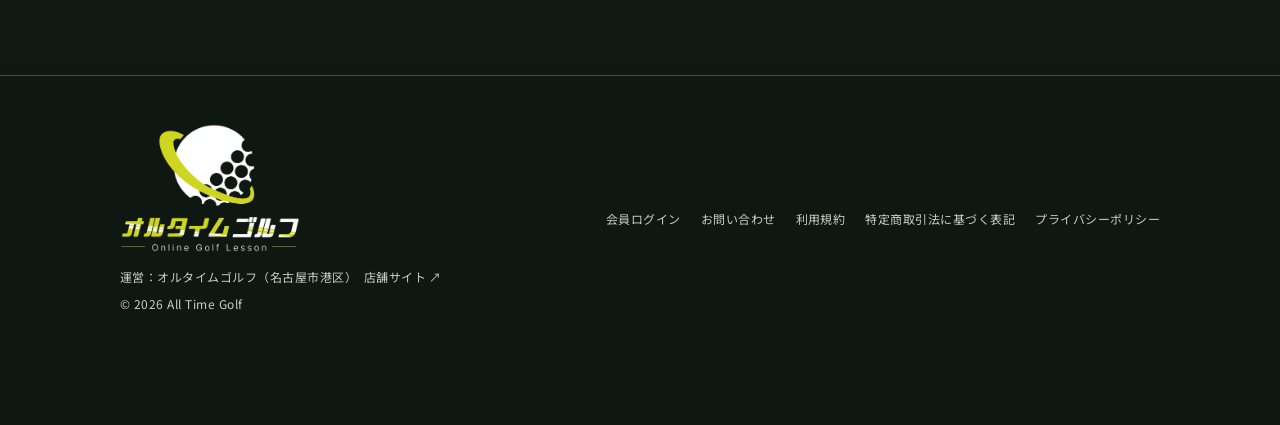
<file: plan.html>
<!doctype html>
<html lang="ja">
<head>
<meta charset="utf-8">
<meta name="viewport" content="width=device-width,initial-scale=1">
<meta name="robots" content="noindex,nofollow">
<title>料金プラン｜All Time Golf（オルタイムゴルフ）</title>
<meta name="description" content="オルタイムゴルフのオンラインゴルフレッスンの料金（サブスクシステム・UCANシステム）の内容と違い、お申し込みの流れをご紹介します。">
<meta property="og:title" content="料金プラン｜All Time Golf（オルタイムゴルフ）">
<meta property="og:description" content="オルタイムゴルフのオンラインゴルフレッスンの料金（サブスクシステム・UCANシステム）の内容と違い、お申し込みの流れをご紹介します。">
<meta property="og:image" content="assets/logo.png">
<link rel="icon" type="image/png" href="assets/logo-mark.png">
<meta property="og:type" content="article">
<meta name="theme-color" content="#0f1712">
<link rel="preconnect" href="https://fonts.googleapis.com">
<link rel="preconnect" href="https://fonts.gstatic.com" crossorigin>
<link href="https://fonts.googleapis.com/css2?family=Cormorant+Garamond:wght@500;600&family=Noto+Sans+JP:wght@400;500;700&family=Noto+Serif+JP:wght@500;600&display=swap" rel="stylesheet">
<link rel="stylesheet" href="assets/site.css">
</head>
<body>

<header class="header" id="header">
  <div class="wrap">
    <a href="index.html" class="logo" aria-label="オルタイムゴルフ トップへ"><img class="mark" src="assets/logo-mark.png" width="200" height="170" alt=""><img class="word" src="assets/logo-word.png" width="640" height="129" alt="オルタイムゴルフ"></a>
    <nav class="nav" aria-label="メインメニュー">
      <a href="index.html#flow">レッスンの進め方</a>
      <a href="plan.html" aria-current="page">料金プラン</a>
      <a href="index.html#coach">コーチ紹介</a>
      <a class="h-tel" data-tel href="tel:0527004909"><small>お申し込み・ご相談</small><b data-tel-text>052-700-4909</b><small data-hours>受付時間 11:00〜20:00</small></a>
      <a class="h-line" data-line href="https://lin.ee/ssvLEAZ" target="_blank" rel="noopener"><svg viewBox="0 0 24 24" fill="currentColor" aria-hidden="true"><path d="M12 3C6.5 3 2 6.6 2 11c0 3.9 3.5 7.2 8.3 7.9.3.1.8.2.9.5.1.3.1.7 0 1l-.1.9c0 .3-.2 1 .9.5s6-3.5 8.2-6.1c1.5-1.6 2.2-3.2 2.2-4.8C22.4 6.6 17.9 3 12 3z"/></svg>LINEで相談</a>
      <a href="app/" class="login">会員ログイン</a>
      <button type="button" class="menu-btn" id="menuBtn" aria-expanded="false" aria-controls="drawer" aria-label="メニューを開く">
        <span></span><span></span><span></span>
      </button>
    </nav>
  </div>
</header>

<div class="drawer" id="drawer" aria-hidden="true">
  <nav class="drawer-inner" aria-label="目次">
    <ul class="drawer-links">
      <li><a href="index.html#strength"><small>01</small>オルタイムゴルフの強み</a></li>
      <li><a href="index.html#concept"><small>02</small>オンラインの特徴</a></li>
      <li><a href="index.html#flow"><small>03</small>レッスンの進め方</a></li>
      <li><a href="index.html#members"><small>04</small>会員ページ</a></li>
      <li><a href="index.html#features"><small>05</small>アプリの機能</a></li>
      <li><a href="index.html#school"><small>06</small>運営スクール</a></li>
      <li><a href="index.html#plan"><small>07</small>料金プラン</a></li>
      <li><a href="index.html#coach"><small>08</small>コーチ紹介</a></li>
      <li><a href="index.html#faq"><small>09</small>よくある質問</a></li>
      <li><a href="#contact"><small>10</small>お申し込み・ご相談</a></li>
    </ul>
    <p class="drawer-sub">GUIDE</p>
    <ul class="drawer-links pages">
      <li><a href="lesson.html"><small>›</small>レッスンとアプリの使い方</a></li>
      <li><a href="plan.html" aria-current="page"><small>›</small>料金プランの詳細</a></li>
    </ul>
    <div class="drawer-actions">
      <a class="btn btn-gold" data-apply href="app/#/signup">申し込む</a>
      <a class="btn btn-line" data-line href="https://lin.ee/ssvLEAZ" target="_blank" rel="noopener">LINEで相談する</a>
      <a class="btn btn-ghost" data-tel href="tel:0527004909">電話する（11:00〜20:00）</a>
      <a class="btn btn-ghost" href="app/">会員ログイン</a>
    </div>
  </nav>
</div>

<main id="top">
  <section class="page-hero">
    <div class="wrap">
      <ol class="crumb"><li><a href="index.html">トップ</a></li><li>料金プラン</li></ol>
      <p class="eyebrow">Plan</p>
      <h1>料金プラン</h1>
      <p class="lead">サブスクシステムとUCANシステム、2つのシステムの内容と違い、お申し込みの流れをご紹介します。</p>
      <ul class="toc"><li><a href="#plans">2つのシステム</a></li><li><a href="#courses">プランと期間</a></li><li><a href="#compare">システムを比べる</a></li><li><a href="#apply">お申し込みの流れ</a></li><li><a href="#terms">ご契約について</a></li></ul>
    </div>
  </section>

  <!-- プラン -->
  <section class="pg-sec" id="plans">
    <div class="wrap center">
      <p class="eyebrow reveal">Plan</p>
      <h2 class="h2 reveal">2つのプラン</h2>
      <p class="lead reveal">レベルや目標に合わせて、2つのシステムからお選びいただけます（料金は案・税込）。</p>
      <div class="plans">
        <div class="plan featured reveal">
          <div class="en">Subscription</div>
          <h3>サブスクシステム</h3>
          <p class="plan-lead"><b>月額制個別指導プログラム</b>。動画添削とPGAプロとの<b>オンラインミーティング</b>（Zoom・1回20分）を組み合わせ、目標と上達状況に合わせて個別のドリルを選定・更新します。中級者〜上級者の方に。</p>
          <dl class="spec">
            <div><dt>お支払い</dt><dd>1か月ごとの月額制</dd></div>
            <div><dt>ライト</dt><dd>11,500円／月<br><span>添削 月1回・ミーティング 月1回</span></dd></div>
            <div><dt>バランス</dt><dd>16,500円／月<br><span>添削 月2回・ミーティング 月1回</span></dd></div>
            <div><dt>プレミアム</dt><dd>22,000円／月<br><span>添削 月2回・ミーティング 月2回</span></dd></div>
          </dl>
          <div class="price">月額 11,500円〜<small>（税込）</small></div>
          <ul class="plan-items">
            <li><b>毎月のオンラインミーティング</b>で、悩み相談・進み具合の確認・今後のアドバイス</li>
            <li>スイング動画の添削（毎月1〜2回）</li>
            <li><b>3・6・12か月の目標</b>に合わせて、個別のドリルを選定・更新</li>
            <li>初回のオンラインミーティングは無料（今の悩みと目標を確認します）</li>
          </ul>
          <a class="btn btn-gold" data-apply href="app/#/signup">申し込む</a>
          <a class="plan-ask-link" href="#contact">相談してから決めたい方はこちら ›</a>
        </div>
        <div class="plan reveal">
          <div class="en">UCAN</div>
          <h3>UCANシステム</h3>
          <p class="plan-lead"><b>期間選択型上達プログラム</b>。6・9・12か月から選ぶ一括払いで、毎月1回、PGAティーチングプロの動画添削を受けられます。カリキュラムに沿って上達したい初心者〜初級者の方に。</p>
          <dl class="spec">
            <div><dt>お支払い</dt><dd>一括払い</dd></div>
            <div><dt>6か月</dt><dd>36,000円<br><span>動画添削 月1回／全6回</span></dd></div>
            <div><dt>9か月</dt><dd>49,500円<br><span>動画添削 月1回／全9回</span></dd></div>
            <div><dt>12か月</dt><dd>60,000円<br><span>動画添削 月1回／全12回</span></dd></div>
          </dl>
          <div class="price">36,000円〜<small>（税込・一括払い）</small></div>
          <ul class="plan-items">
            <li>毎月1回、提出動画へのPGAプロの添削</li>
            <li>カリキュラムに沿ったドリルと、契約期間に合わせた上達計画</li>
            <li>期間が長いほど、1回あたりの添削がお得（6,000円 → 5,500円 → 5,000円）</li>
            <li>オンラインミーティングはオプション（1回6,000円）</li>
          </ul>
          <a class="btn btn-gold" data-apply href="app/#/signup">申し込む</a>
          <a class="plan-ask-link" href="#contact">相談してから決めたい方はこちら ›</a>
        </div>
      </div>
      <p class="note reveal">※ 料金は案です（税込）。料金・内容は変更になる場合があります。</p>
    </div>
  </section>

  <!-- サブスクのコース -->
  <section class="pg-sec line" id="courses">
    <div class="wrap center">
      <p class="eyebrow reveal">Plans</p>
      <h2 class="h2 reveal">プランと期間</h2>
      <p class="lead reveal">サブスクシステムは3つのプラン、UCANシステムは3つの期間からお選びいただけます（税込）。</p>
      <h3 class="cc-group reveal">サブスクシステム（月額制）</h3>
      <ul class="cards three course-cards">
        <li class="card-i reveal cc-rec"><span class="cc-tag">おすすめ</span><h3>ライトプラン</h3><p>動画添削 月1回・ミーティング 月1回。まずは月1回、プロと話しながら進めたい方に。</p><p class="cc-price">11,500円／月</p></li>
        <li class="card-i reveal"><h3>バランスプラン</h3><p>動画添削 月2回・ミーティング 月1回。月の前半と後半で、こまめにチェックを受けたい方に。</p><p class="cc-price">16,500円／月</p></li>
        <li class="card-i reveal"><h3>プレミアムプラン</h3><p>動画添削 月2回・ミーティング 月2回。プロと話す機会を増やして、しっかり上達したい方に。</p><p class="cc-price">22,000円／月</p></li>
      </ul>
      <h3 class="cc-group reveal">UCANシステム（一括払い）</h3>
      <ul class="cards three course-cards">
        <li class="card-i reveal"><h3>6か月上達プログラム</h3><p>動画添削 月1回／全6回（1回あたり6,000円）。まずは半年で基礎を固めたい方に。</p><p class="cc-price">36,000円</p></li>
        <li class="card-i reveal"><h3>9か月上達プログラム</h3><p>動画添削 月1回／全9回（1回あたり5,500円）。じっくり取り組みたい方に。</p><p class="cc-price">49,500円</p></li>
        <li class="card-i reveal cc-rec"><span class="cc-tag">いちばんお得</span><h3>12か月上達プログラム</h3><p>動画添削 月1回／全12回（1回あたり5,000円）。1年かけて体系的に上達したい方に。</p><p class="cc-price">60,000円</p></li>
      </ul>
    </div>
  </section>

  <!-- 比べる -->
  <section class="pg-sec dark" id="compare">
    <div class="wrap center">
      <p class="eyebrow reveal">Compare</p>
      <h2 class="h2 reveal">プランを比べる</h2>
      <div class="cmp-wrap reveal">
        <table class="cmp">
          <thead><tr><th scope="col"></th><th scope="col"><small>Subscription</small>サブスクシステム</th><th scope="col"><small>UCAN</small>UCANシステム</th></tr></thead>
          <tbody>
            <tr><th scope="row">内容</th><td>月額制個別指導プログラム</td><td>期間選択型上達プログラム</td></tr>
            <tr><th scope="row">おすすめの方</th><td>中級者・上級者</td><td>初心者・初級者</td></tr>
            <tr><th scope="row">お支払い</th><td>月額払い</td><td>一括払い</td></tr>
            <tr><th scope="row">契約期間</th><td>月額制</td><td>6・9・12か月</td></tr>
            <tr><th scope="row">料金（税込）</th><td>11,500〜22,000円／月</td><td>36,000〜60,000円</td></tr>
            <tr><th scope="row">動画の添削</th><td>月1〜2回</td><td>月1回</td></tr>
            <tr><th scope="row">オンラインミーティング</th><td>月1〜2回</td><td>オプション<span>（1回6,000円）</span></td></tr>
            <tr><th scope="row">ドリル</th><td>個別の目標に合わせて選定・更新</td><td>カリキュラムに沿った指導</td></tr>
            <tr><th scope="row">目標の管理</th><td>3・6・12か月の目標設定</td><td>契約期間に合わせた上達計画</td></tr>
            <tr><th scope="row">追加</th><td colspan="2">動画添削 1回5,500円・オンラインミーティング 1回6,000円（どちらのシステムでも）</td></tr>
            <tr><th scope="row">会員ページ（アプリ）</th><td><span class="yes">◯</span></td><td><span class="yes">◯</span></td></tr>
          </tbody>
        </table>
      </div>
      <p class="cmp-note">※ 内容は変更になる場合があります。くわしくはお問い合わせください。</p>
    </div>
  </section>

  <!-- 申し込みの流れ -->
  <section class="pg-sec dark" id="apply">
    <div class="wrap">
      <div class="center">
        <p class="eyebrow reveal">How to Apply</p>
        <h2 class="h2 reveal">お申し込みの流れ</h2>
      </div>
      <ol class="cards num">
        <li class="card-i reveal"><h3>アプリに無料登録</h3><p>「申し込む」から会員アプリに登録します（無料）。</p></li>
        <li class="card-i reveal"><h3>プランを選ぶ</h3><p>アプリでプランの内容をくらべて、合うプランを選びます。</p></li>
        <li class="card-i reveal"><h3>お支払い</h3><p>契約とお支払いは hacomono（LINEの予約と同じ画面）で行います。</p></li>
        <li class="card-i reveal"><h3>レッスンスタート</h3><p>スタッフが確認後、アプリが使えるようになります。迷ったら LINE・お電話でご相談ください。</p></li>
      </ol>
      <p class="more reveal"><a class="more-link" href="lesson.html">レッスンとアプリの使い方を見る</a></p>
    </div>
  </section>

  <!-- ご契約について -->
  <section class="pg-sec" id="terms">
    <div class="wrap">
      <div class="center">
        <p class="eyebrow reveal">Notes</p>
        <h2 class="h2 reveal">ご契約について</h2>
      </div>
      <ul class="terms reveal">
        <li><b>サブスクシステム</b>は、1か月ごとの月額制です。ライト・バランス・プレミアムの3つのプランからお選びいただけます。</li>
        <li><b>UCANシステム</b>は、6・9・12か月から選ぶ一括払いです。受講期限があります。オンラインミーティングはオプション（1回6,000円）です。</li>
        <li>UCANシステムが終わったあとは、サブスクシステムで続けられます。</li>
        <li>使わなかった動画・ミーティングの回数は、翌月末まで持ち越せます。</li>
        <li>サブスクシステムは、初回のオンラインミーティングが無料です。</li>
        <li>回数を使い切った場合は、追加できます（会員の方のみ。オンラインミーティング1回6,000円・動画添削1回5,500円）。</li>
        <li>オンラインミーティングはZoomで、1回20分（毎時55分から）です。予約は会員ページのボタンから、LINEの予約と同じ画面（hacomono）で行います。</li>
        <li>送った動画は3か月間保存され、その後自動で削除されます。お気に入りにした動画（3つまで）は消えずに残せます。</li>
        <li>進み具合に応じて、運営からフォローのメッセージをお送りする場合があります。</li>
        <li>料金・内容は変更になる場合があります。くわしくは<a href="legal/tokushoho.html">特定商取引法に基づく表記</a>・<a href="legal/terms.html">利用規約</a>をご確認ください。</li>
      </ul>
      <div class="faq-list pg-faq reveal">
        <details><summary>どちらのシステムを選べばいいですか？</summary>
          <p>「サブスクシステム」は、動画の添削とプロとのオンラインミーティングで、個別の目標に合わせて上達する月額制のプランです（中級者〜上級者向け）。「UCANシステム」は、6・9・12か月から期間を選び、カリキュラムに沿って毎月の動画添削で進めるプランです（初心者〜初級者向け）。迷ったらお気軽にご相談ください。</p></details>
        <details><summary>申し込み前に相談だけすることはできますか？</summary>
          <p>はい。LINE またはお電話（11:00〜20:00）で、お気軽にご相談ください。</p></details>
      </div>
    </div>
  </section>

  <!-- お問い合わせ -->
  <section class="contact" id="contact">
    <div class="wrap center">
      <p class="eyebrow reveal">Contact</p>
      <h2 class="h2 reveal">お申し込み・ご相談</h2>
      <p class="lead reveal">ご不明な点やプランのご相談も、お気軽にお問い合わせください。</p>
      <div class="contact-grid">
        <div class="contact-card reveal">
          <h3>申し込む</h3>
          <p>会員アプリに無料で登録して、プランを選んでお申し込みください。<br>お支払いは hacomono（LINEの予約と同じ画面）で行います。</p>
          <a class="btn btn-gold" data-apply href="app/#/signup">無料で登録して申し込む</a>
        </div>
        <div class="contact-card reveal">
          <h3>LINEで相談する</h3>
          <p>友だち追加後、メッセージをお送りください。<br>24時間受付・順次ご返信します。</p>
          <a class="btn btn-line" data-line href="https://lin.ee/ssvLEAZ" target="_blank" rel="noopener">
            <svg viewBox="0 0 24 24" fill="currentColor" aria-hidden="true"><path d="M12 3C6.5 3 2 6.6 2 11c0 3.9 3.5 7.2 8.3 7.9.3.1.8.2.9.5.1.3.1.7 0 1l-.1.9c0 .3-.2 1 .9.5s6-3.5 8.2-6.1c1.5-1.6 2.2-3.2 2.2-4.8C22.4 6.6 17.9 3 12 3z"/></svg>
            LINEで友だち追加
          </a>
        </div>
        <div class="contact-card reveal">
          <h3>お電話で相談する</h3>
          <p data-hours>受付時間 11:00〜20:00</p>
          <a class="tel" data-tel data-tel-text href="tel:0527004909">052-700-4909</a>
          <a class="btn btn-gold" data-tel href="#contact" style="margin-top:14px">
            <svg viewBox="0 0 24 24" fill="none" stroke="currentColor" stroke-width="1.8" aria-hidden="true"><path d="M5 4h4l2 5-2.5 1.5a11 11 0 0 0 5 5L15 13l5 2v4a2 2 0 0 1-2 2A16 16 0 0 1 3 6a2 2 0 0 1 2-2"/></svg>
            電話をかける
          </a>
        </div>
      </div>
    </div>
  </section>
</main>

<footer class="footer">
  <div class="wrap">
    <div>
      <img src="assets/logo.png" width="180" height="128" alt="オルタイムゴルフ Online Golf Lesson" style="height:auto">
      <p style="margin:14px 0 0">運営：オルタイムゴルフ（名古屋市港区）　<a href="https://alltime-golf.com/" target="_blank" rel="noopener">店舗サイト ↗</a></p>
      <p style="margin:4px 0 0">&copy; <span id="year"></span> All Time Golf</p>
    </div>
    <nav aria-label="フッターメニュー">
      <a href="app/">会員ログイン</a>
      <a href="#contact">お問い合わせ</a>
      <a href="legal/terms.html">利用規約</a>
      <a href="legal/tokushoho.html">特定商取引法に基づく表記</a>
      <a href="legal/privacy.html">プライバシーポリシー</a>
    </nav>
  </div>
</footer>

<div class="sticky-cta" id="stickyCta" aria-label="お問い合わせ">
  <a class="btn btn-gold" data-apply href="app/#/signup">申し込む</a>
  <a class="btn btn-line" data-line href="https://lin.ee/ssvLEAZ" target="_blank" rel="noopener">LINEで相談</a>
  <a class="btn btn-ghost" data-tel href="#contact">電話</a>
</div>

<script src="assets/site.js"></script>
</body>
</html>
</file>
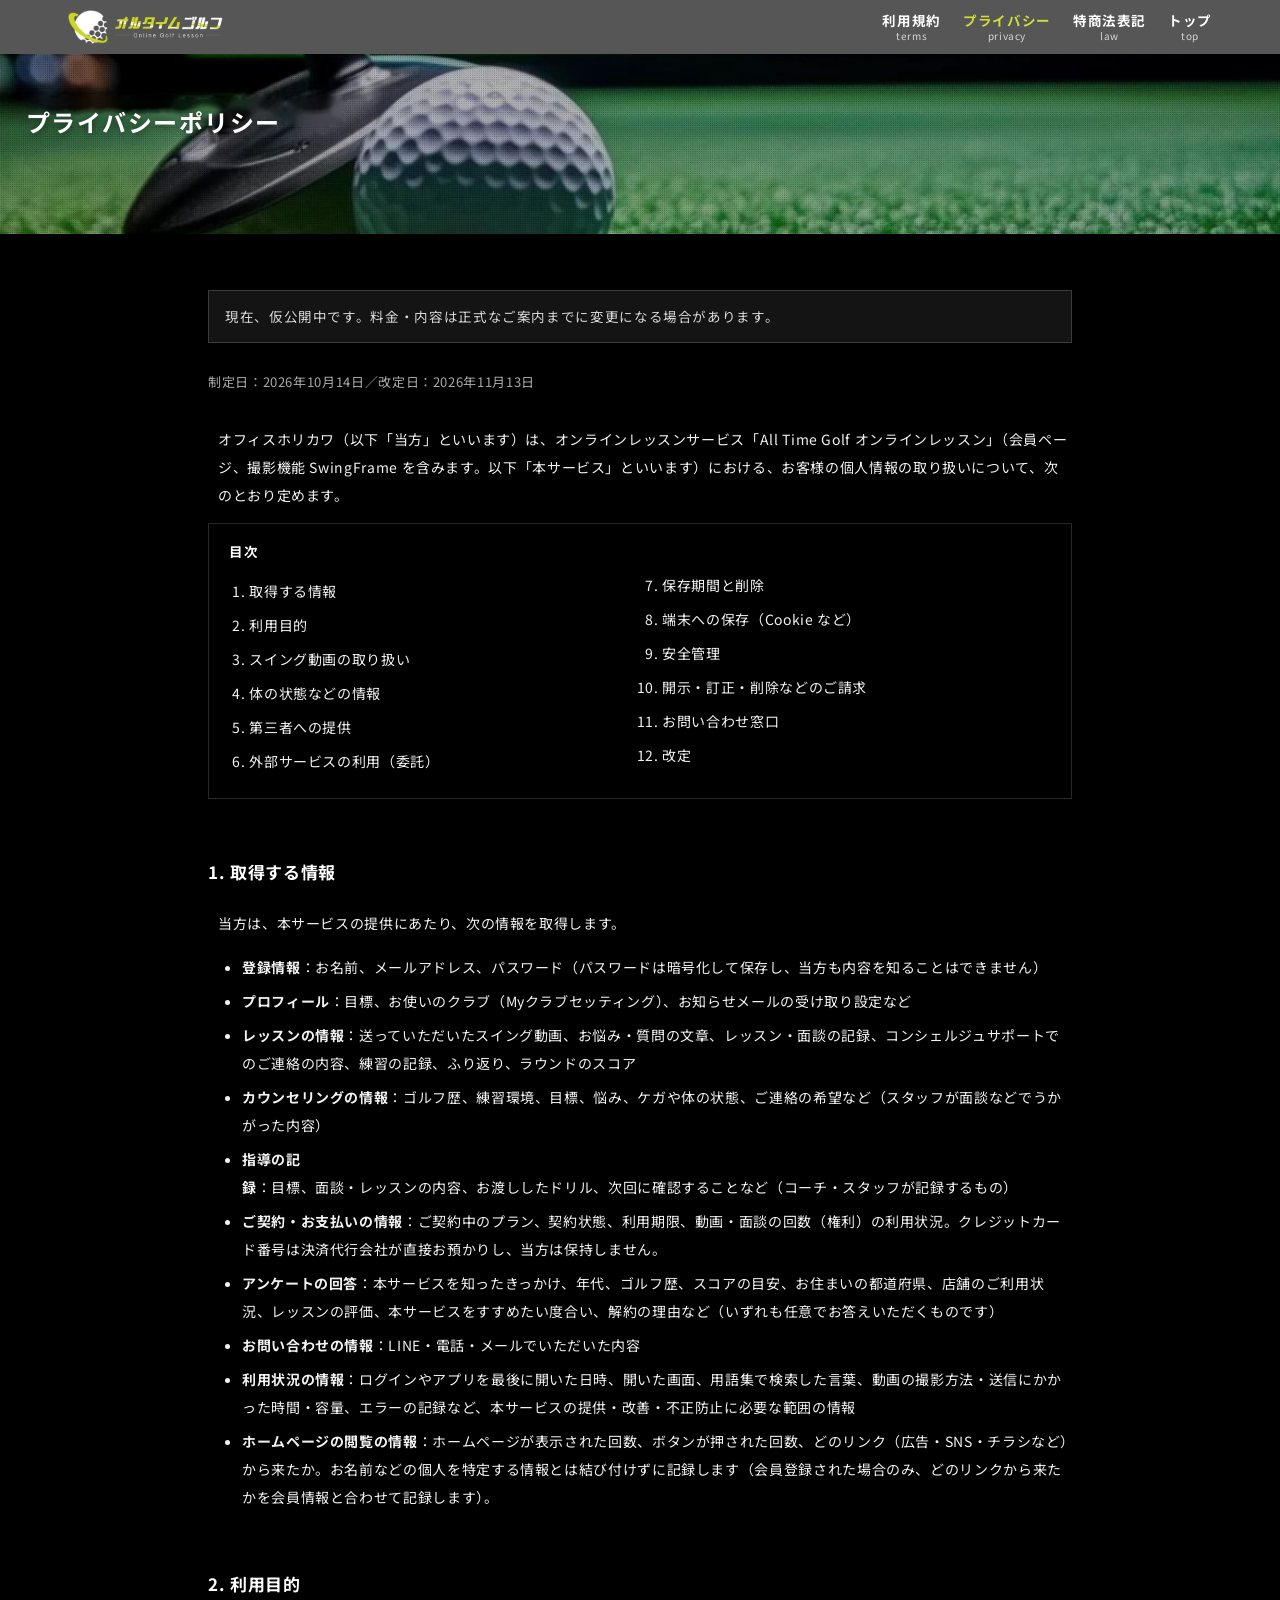
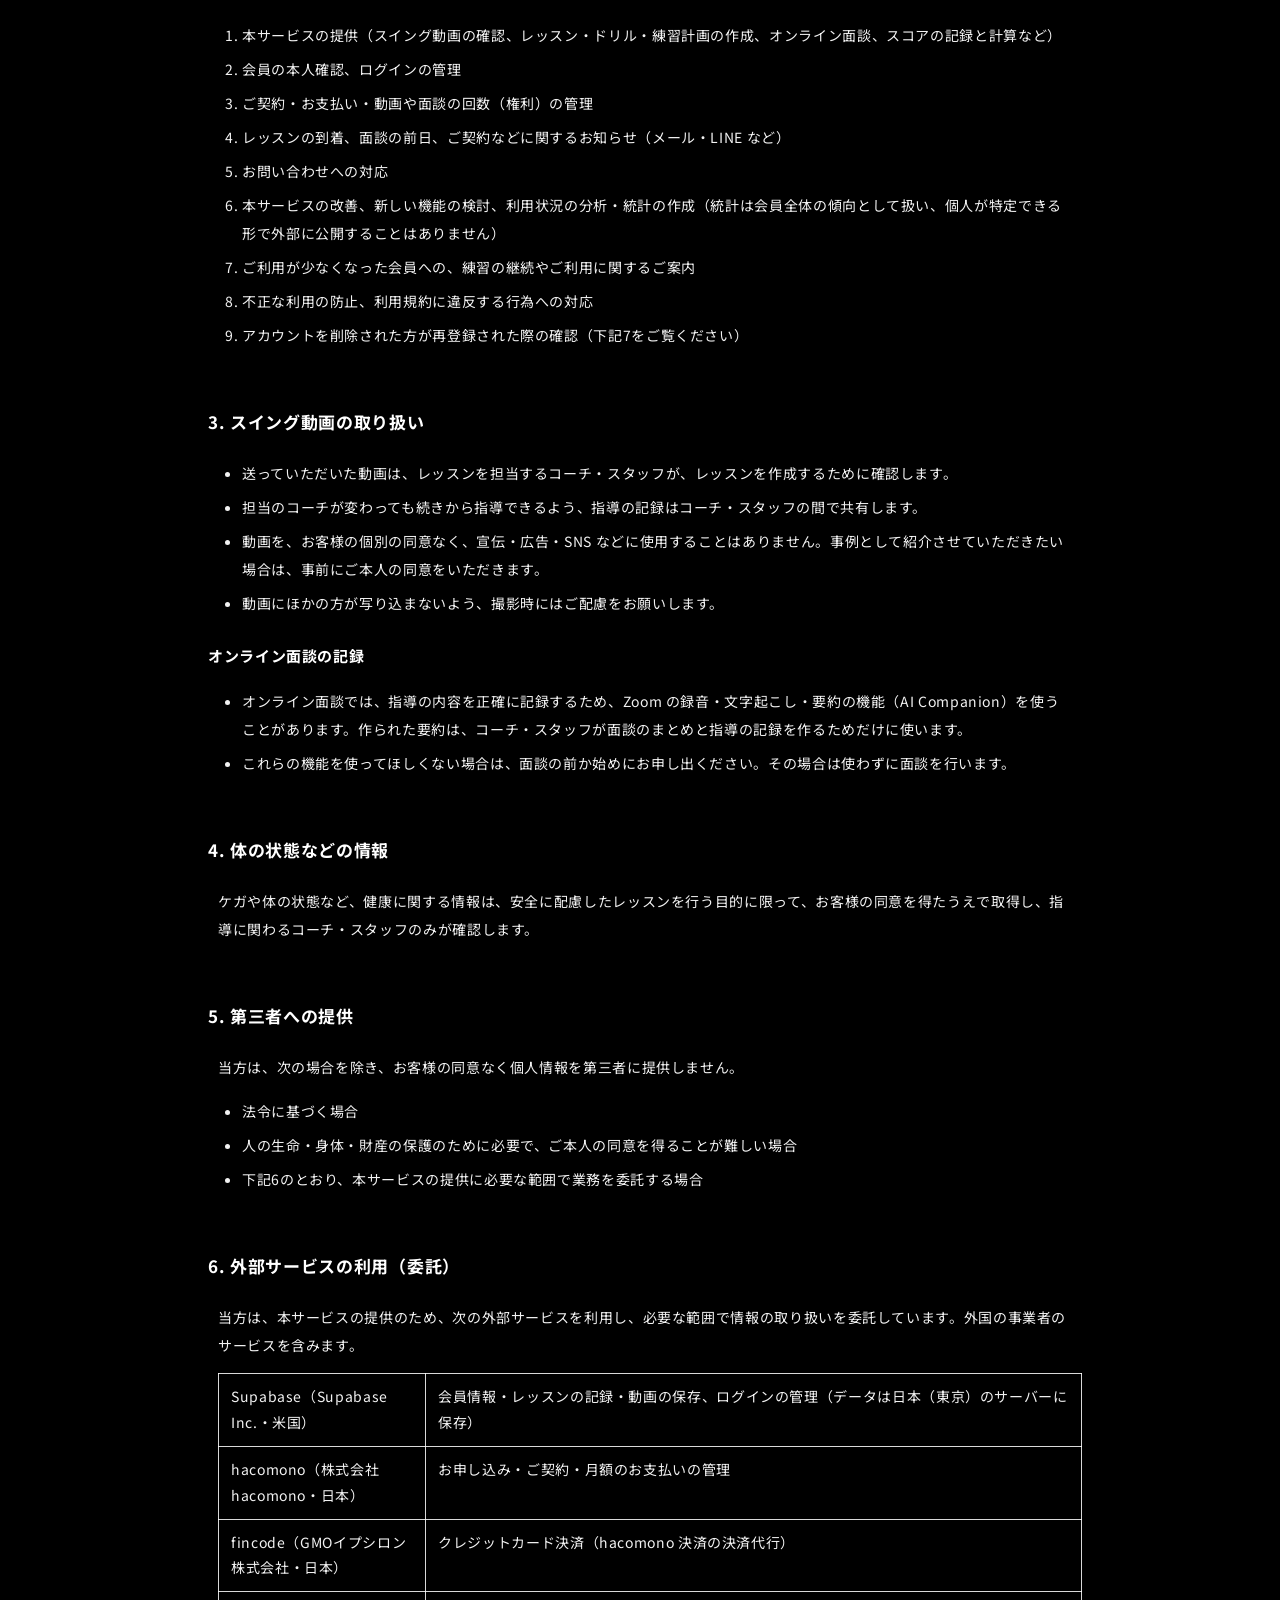
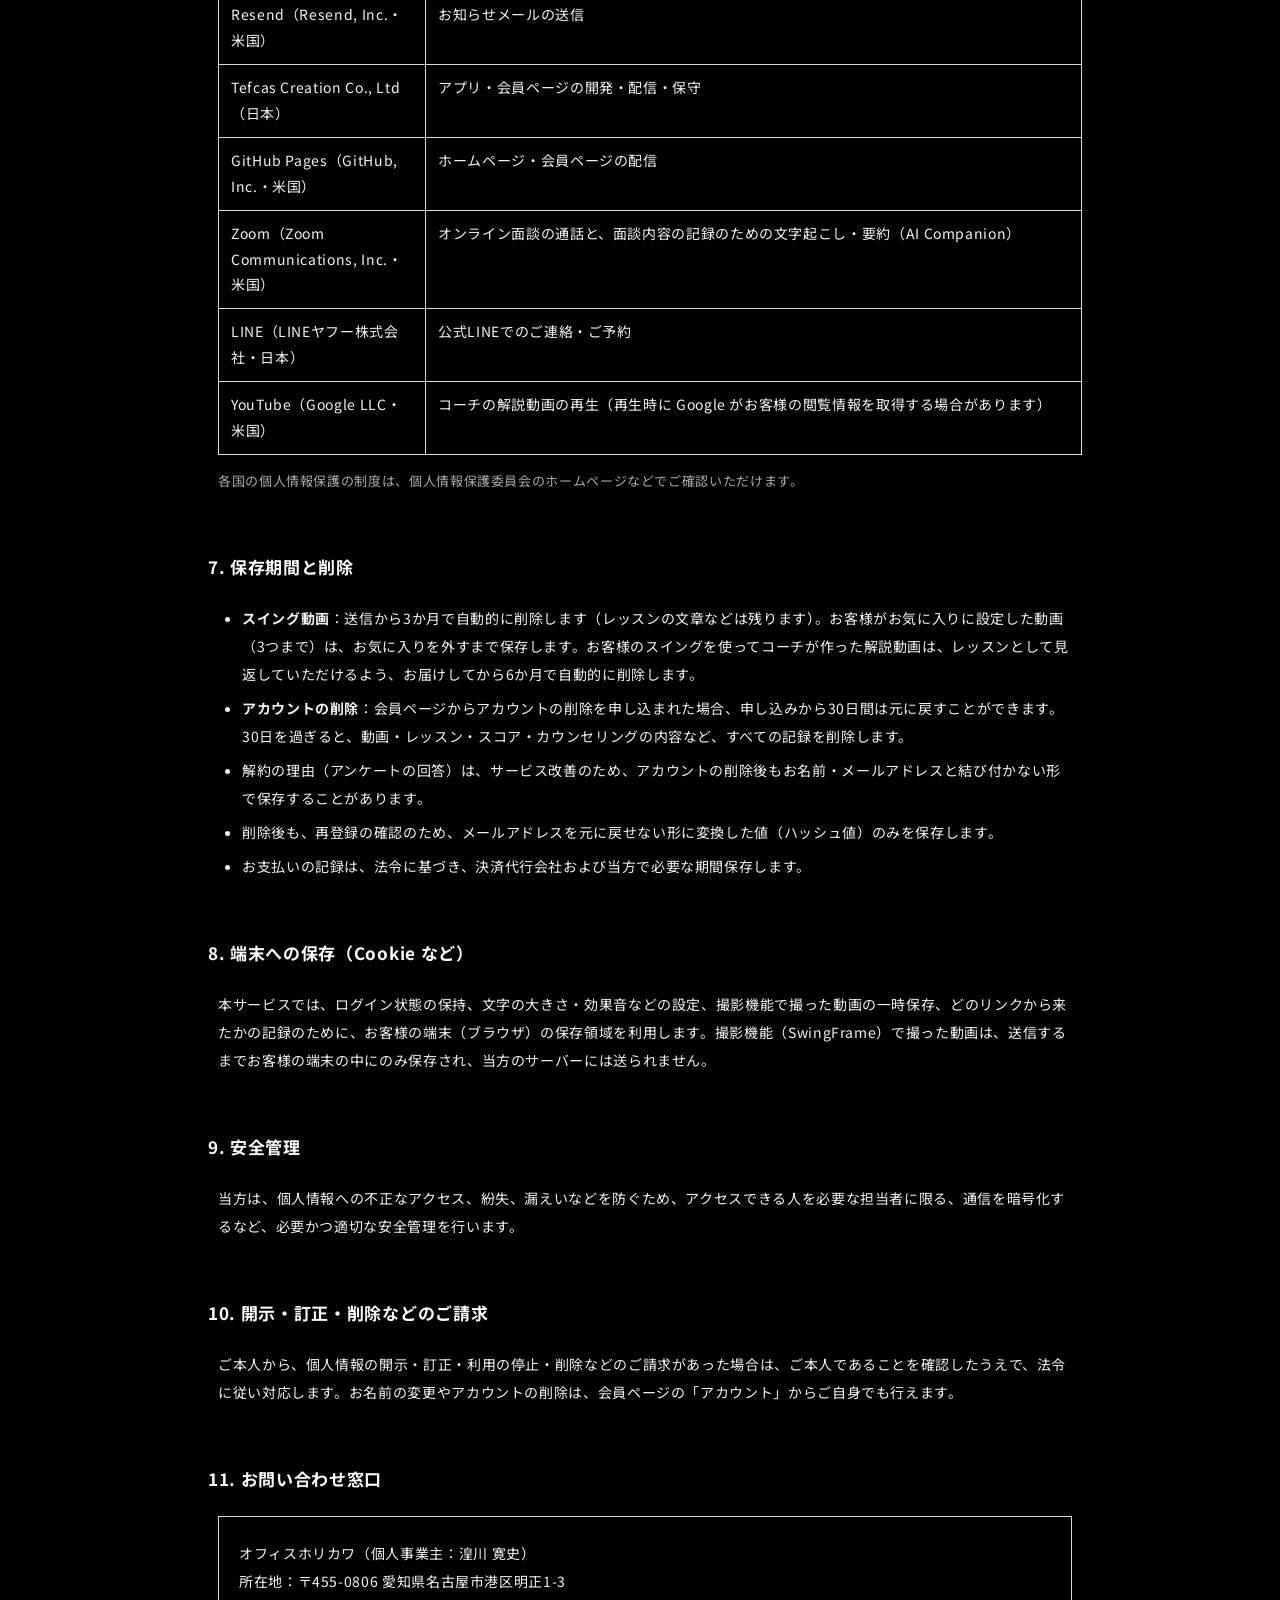
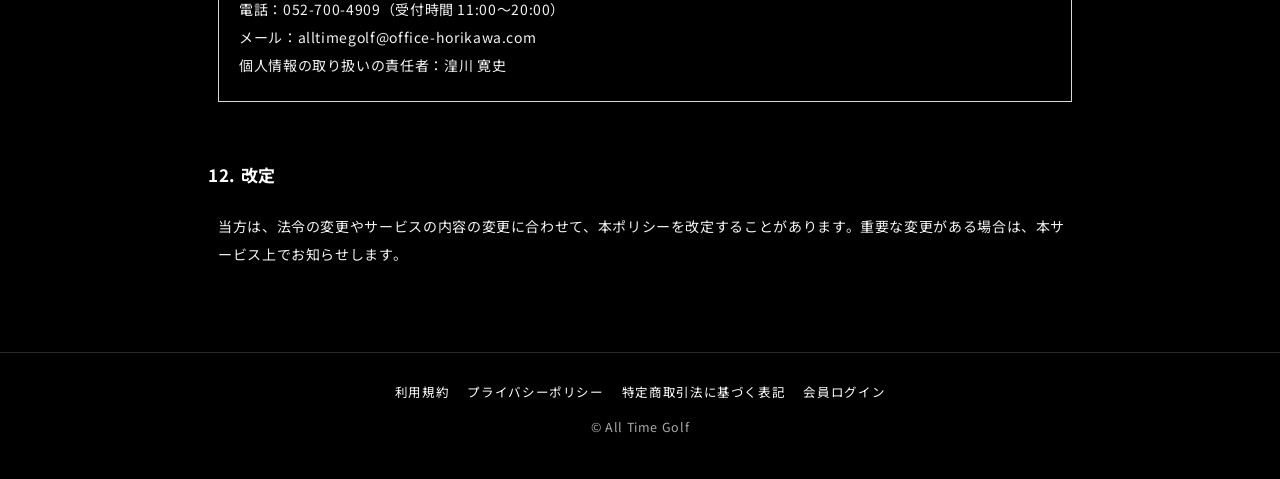
<file: legal/privacy.html>
<!doctype html>
<html lang="ja">
<head>
<meta charset="utf-8">
<meta name="viewport" content="width=device-width,initial-scale=1">
<meta name="robots" content="noindex">
<title>プライバシーポリシー | All Time Golf オンラインレッスン</title>
<link rel="icon" type="image/png" href="../assets/logo-mark.png">
<link href="https://fonts.googleapis.com/css2?family=Noto+Sans+JP:wght@400;700&family=Noto+Serif+JP:wght@600&display=swap" rel="stylesheet">
<link rel="stylesheet" href="legal.css">
</head>
<body>
<header class="lg-top"><div class="in">
  <a class="lg-logo" href="../" aria-label="オルタイムゴルフ トップへ"><img class="mark" src="../assets/logo-mark.png" alt=""><img class="word" src="../assets/logo-word.png" alt="オルタイムゴルフ"></a>
  <nav class="lg-nav" aria-label="規約・ポリシー"><a href="terms.html">利用規約<small>terms</small></a><a href="privacy.html" aria-current="page">プライバシー<small>privacy</small></a><a href="tokushoho.html">特商法表記<small>law</small></a><a href="../">トップ<small>top</small></a></nav>
</div></header>
<div class="lg-hero"><h1>プライバシーポリシー</h1></div>
<main>
  <!-- 仮公開中（2026-10-14）。正式公開の前に：プランの正式名、決済を hacomono に確定、専門家の確認、日付の更新、上の仮公開の案内を消す -->
  <div class="draft">現在、仮公開中です。料金・内容は正式なご案内までに変更になる場合があります。</div>
  <p class="updated">制定日：2026年10月14日／改定日：2026年11月13日</p>

  <p>オフィスホリカワ（以下「当方」といいます）は、オンラインレッスンサービス「All Time Golf オンラインレッスン」（会員ページ、撮影機能 SwingFrame を含みます。以下「本サービス」といいます）における、お客様の個人情報の取り扱いについて、次のとおり定めます。</p>

  <nav class="toc" aria-label="目次"><b>目次</b><ol>
    <li><a href="#p1">取得する情報</a></li><li><a href="#p2">利用目的</a></li><li><a href="#p3">スイング動画の取り扱い</a></li><li><a href="#p4">体の状態などの情報</a></li>
    <li><a href="#p5">第三者への提供</a></li><li><a href="#p6">外部サービスの利用（委託）</a></li><li><a href="#p7">保存期間と削除</a></li><li><a href="#p8">端末への保存（Cookie など）</a></li>
    <li><a href="#p9">安全管理</a></li><li><a href="#p10">開示・訂正・削除などのご請求</a></li><li><a href="#p11">お問い合わせ窓口</a></li><li><a href="#p12">改定</a></li>
  </ol></nav>

  <h2 id="p1">1. 取得する情報</h2>
  <p>当方は、本サービスの提供にあたり、次の情報を取得します。</p>
  <ul>
    <li><b>登録情報</b>：お名前、メールアドレス、パスワード（パスワードは暗号化して保存し、当方も内容を知ることはできません）</li>
    <li><b>プロフィール</b>：目標、お使いのクラブ（Myクラブセッティング）、お知らせメールの受け取り設定など</li>
    <li><b>レッスンの情報</b>：送っていただいたスイング動画、お悩み・質問の文章、レッスン・面談の記録、コンシェルジュサポートでのご連絡の内容、練習の記録、ふり返り、ラウンドのスコア</li>
    <li><b>カウンセリングの情報</b>：ゴルフ歴、練習環境、目標、悩み、ケガや体の状態、ご連絡の希望など（スタッフが面談などでうかがった内容）</li>
    <li><b>指導の記録</b>：目標、面談・レッスンの内容、お渡ししたドリル、次回に確認することなど（コーチ・スタッフが記録するもの）</li>
    <li><b>ご契約・お支払いの情報</b>：ご契約中のプラン、契約状態、利用期限、動画・面談の回数（権利）の利用状況。クレジットカード番号は決済代行会社が直接お預かりし、当方は保持しません。</li>
    <li><b>アンケートの回答</b>：本サービスを知ったきっかけ、年代、ゴルフ歴、スコアの目安、お住まいの都道府県、店舗のご利用状況、レッスンの評価、本サービスをすすめたい度合い、解約の理由など（いずれも任意でお答えいただくものです）</li>
    <li><b>お問い合わせの情報</b>：LINE・電話・メールでいただいた内容</li>
    <li><b>利用状況の情報</b>：ログインやアプリを最後に開いた日時、開いた画面、用語集で検索した言葉、動画の撮影方法・送信にかかった時間・容量、エラーの記録など、本サービスの提供・改善・不正防止に必要な範囲の情報</li>
    <li><b>ホームページの閲覧の情報</b>：ホームページが表示された回数、ボタンが押された回数、どのリンク（広告・SNS・チラシなど）から来たか。お名前などの個人を特定する情報とは結び付けずに記録します（会員登録された場合のみ、どのリンクから来たかを会員情報と合わせて記録します）。</li>
  </ul>

  <h2 id="p2">2. 利用目的</h2>
  <ol>
    <li>本サービスの提供（スイング動画の確認、レッスン・ドリル・練習計画の作成、オンライン面談、スコアの記録と計算など）</li>
    <li>会員の本人確認、ログインの管理</li>
    <li>ご契約・お支払い・動画や面談の回数（権利）の管理</li>
    <li>レッスンの到着、面談の前日、ご契約などに関するお知らせ（メール・LINE など）</li>
    <li>お問い合わせへの対応</li>
    <li>本サービスの改善、新しい機能の検討、利用状況の分析・統計の作成（統計は会員全体の傾向として扱い、個人が特定できる形で外部に公開することはありません）</li>
    <li>ご利用が少なくなった会員への、練習の継続やご利用に関するご案内</li>
    <li>不正な利用の防止、利用規約に違反する行為への対応</li>
    <li>アカウントを削除された方が再登録された際の確認（下記7をご覧ください）</li>
  </ol>

  <h2 id="p3">3. スイング動画の取り扱い</h2>
  <ul>
    <li>送っていただいた動画は、レッスンを担当するコーチ・スタッフが、レッスンを作成するために確認します。</li>
    <li>担当のコーチが変わっても続きから指導できるよう、指導の記録はコーチ・スタッフの間で共有します。</li>
    <li>動画を、お客様の個別の同意なく、宣伝・広告・SNS などに使用することはありません。事例として紹介させていただきたい場合は、事前にご本人の同意をいただきます。</li>
    <li>動画にほかの方が写り込まないよう、撮影時にはご配慮をお願いします。</li>
  </ul>

  <h3>オンライン面談の記録</h3>
  <ul>
    <li>オンライン面談では、指導の内容を正確に記録するため、Zoom の録音・文字起こし・要約の機能（AI Companion）を使うことがあります。作られた要約は、コーチ・スタッフが面談のまとめと指導の記録を作るためだけに使います。</li>
    <li>これらの機能を使ってほしくない場合は、面談の前か始めにお申し出ください。その場合は使わずに面談を行います。</li>
  </ul>

  <h2 id="p4">4. 体の状態などの情報</h2>
  <p>ケガや体の状態など、健康に関する情報は、安全に配慮したレッスンを行う目的に限って、お客様の同意を得たうえで取得し、指導に関わるコーチ・スタッフのみが確認します。</p>

  <h2 id="p5">5. 第三者への提供</h2>
  <p>当方は、次の場合を除き、お客様の同意なく個人情報を第三者に提供しません。</p>
  <ul>
    <li>法令に基づく場合</li>
    <li>人の生命・身体・財産の保護のために必要で、ご本人の同意を得ることが難しい場合</li>
    <li>下記6のとおり、本サービスの提供に必要な範囲で業務を委託する場合</li>
  </ul>

  <h2 id="p6">6. 外部サービスの利用（委託）</h2>
  <p>当方は、本サービスの提供のため、次の外部サービスを利用し、必要な範囲で情報の取り扱いを委託しています。外国の事業者のサービスを含みます。</p>
  <table class="lg">
    <tr><th>Supabase（Supabase Inc.・米国）</th><td>会員情報・レッスンの記録・動画の保存、ログインの管理（データは日本（東京）のサーバーに保存）</td></tr>
    <tr><th>hacomono（株式会社hacomono・日本）</th><td>お申し込み・ご契約・月額のお支払いの管理</td></tr>
    <tr><th>fincode（GMOイプシロン株式会社・日本）</th><td>クレジットカード決済（hacomono 決済の決済代行）</td></tr>
    <tr><th>Resend（Resend, Inc.・米国）</th><td>お知らせメールの送信</td></tr>
    <tr><th>Tefcas Creation Co., Ltd（日本）</th><td>アプリ・会員ページの開発・配信・保守</td></tr>
    <tr><th>GitHub Pages（GitHub, Inc.・米国）</th><td>ホームページ・会員ページの配信</td></tr>
    <tr><th>Zoom（Zoom Communications, Inc.・米国）</th><td>オンライン面談の通話と、面談内容の記録のための文字起こし・要約（AI Companion）</td></tr>
    <tr><th>LINE（LINEヤフー株式会社・日本）</th><td>公式LINEでのご連絡・ご予約</td></tr>
    <tr><th>YouTube（Google LLC・米国）</th><td>コーチの解説動画の再生（再生時に Google がお客様の閲覧情報を取得する場合があります）</td></tr>
  </table>
  <p class="note">各国の個人情報保護の制度は、個人情報保護委員会のホームページなどでご確認いただけます。</p>

  <h2 id="p7">7. 保存期間と削除</h2>
  <ul>
    <li><b>スイング動画</b>：送信から3か月で自動的に削除します（レッスンの文章などは残ります）。お客様がお気に入りに設定した動画（3つまで）は、お気に入りを外すまで保存します。お客様のスイングを使ってコーチが作った解説動画は、レッスンとして見返していただけるよう、お届けしてから6か月で自動的に削除します。</li>
    <li><b>アカウントの削除</b>：会員ページからアカウントの削除を申し込まれた場合、申し込みから30日間は元に戻すことができます。30日を過ぎると、動画・レッスン・スコア・カウンセリングの内容など、すべての記録を削除します。</li>
    <li>解約の理由（アンケートの回答）は、サービス改善のため、アカウントの削除後もお名前・メールアドレスと結び付かない形で保存することがあります。</li>
    <li>削除後も、再登録の確認のため、メールアドレスを元に戻せない形に変換した値（ハッシュ値）のみを保存します。</li>
    <li>お支払いの記録は、法令に基づき、決済代行会社および当方で必要な期間保存します。</li>
  </ul>

  <h2 id="p8">8. 端末への保存（Cookie など）</h2>
  <p>本サービスでは、ログイン状態の保持、文字の大きさ・効果音などの設定、撮影機能で撮った動画の一時保存、どのリンクから来たかの記録のために、お客様の端末（ブラウザ）の保存領域を利用します。撮影機能（SwingFrame）で撮った動画は、送信するまでお客様の端末の中にのみ保存され、当方のサーバーには送られません。</p>

  <h2 id="p9">9. 安全管理</h2>
  <p>当方は、個人情報への不正なアクセス、紛失、漏えいなどを防ぐため、アクセスできる人を必要な担当者に限る、通信を暗号化するなど、必要かつ適切な安全管理を行います。</p>

  <h2 id="p10">10. 開示・訂正・削除などのご請求</h2>
  <p>ご本人から、個人情報の開示・訂正・利用の停止・削除などのご請求があった場合は、ご本人であることを確認したうえで、法令に従い対応します。お名前の変更やアカウントの削除は、会員ページの「アカウント」からご自身でも行えます。</p>

  <h2 id="p11">11. お問い合わせ窓口</h2>
  <div class="box">
    <p>オフィスホリカワ（個人事業主：湟川 寛史）<br>
    所在地：〒455-0806 愛知県名古屋市港区明正1-3<br>
    電話：052-700-4909（受付時間 11:00〜20:00）<br>
    メール：alltimegolf@office-horikawa.com<br>
    個人情報の取り扱いの責任者：湟川 寛史</p>
  </div>

  <h2 id="p12">12. 改定</h2>
  <p>当方は、法令の変更やサービスの内容の変更に合わせて、本ポリシーを改定することがあります。重要な変更がある場合は、本サービス上でお知らせします。</p>
</main>
<footer><nav><a href="terms.html">利用規約</a><a href="privacy.html">プライバシーポリシー</a><a href="tokushoho.html">特定商取引法に基づく表記</a><a href="../app/">会員ログイン</a></nav>&copy; All Time Golf</footer>
</body>
</html>
</file>
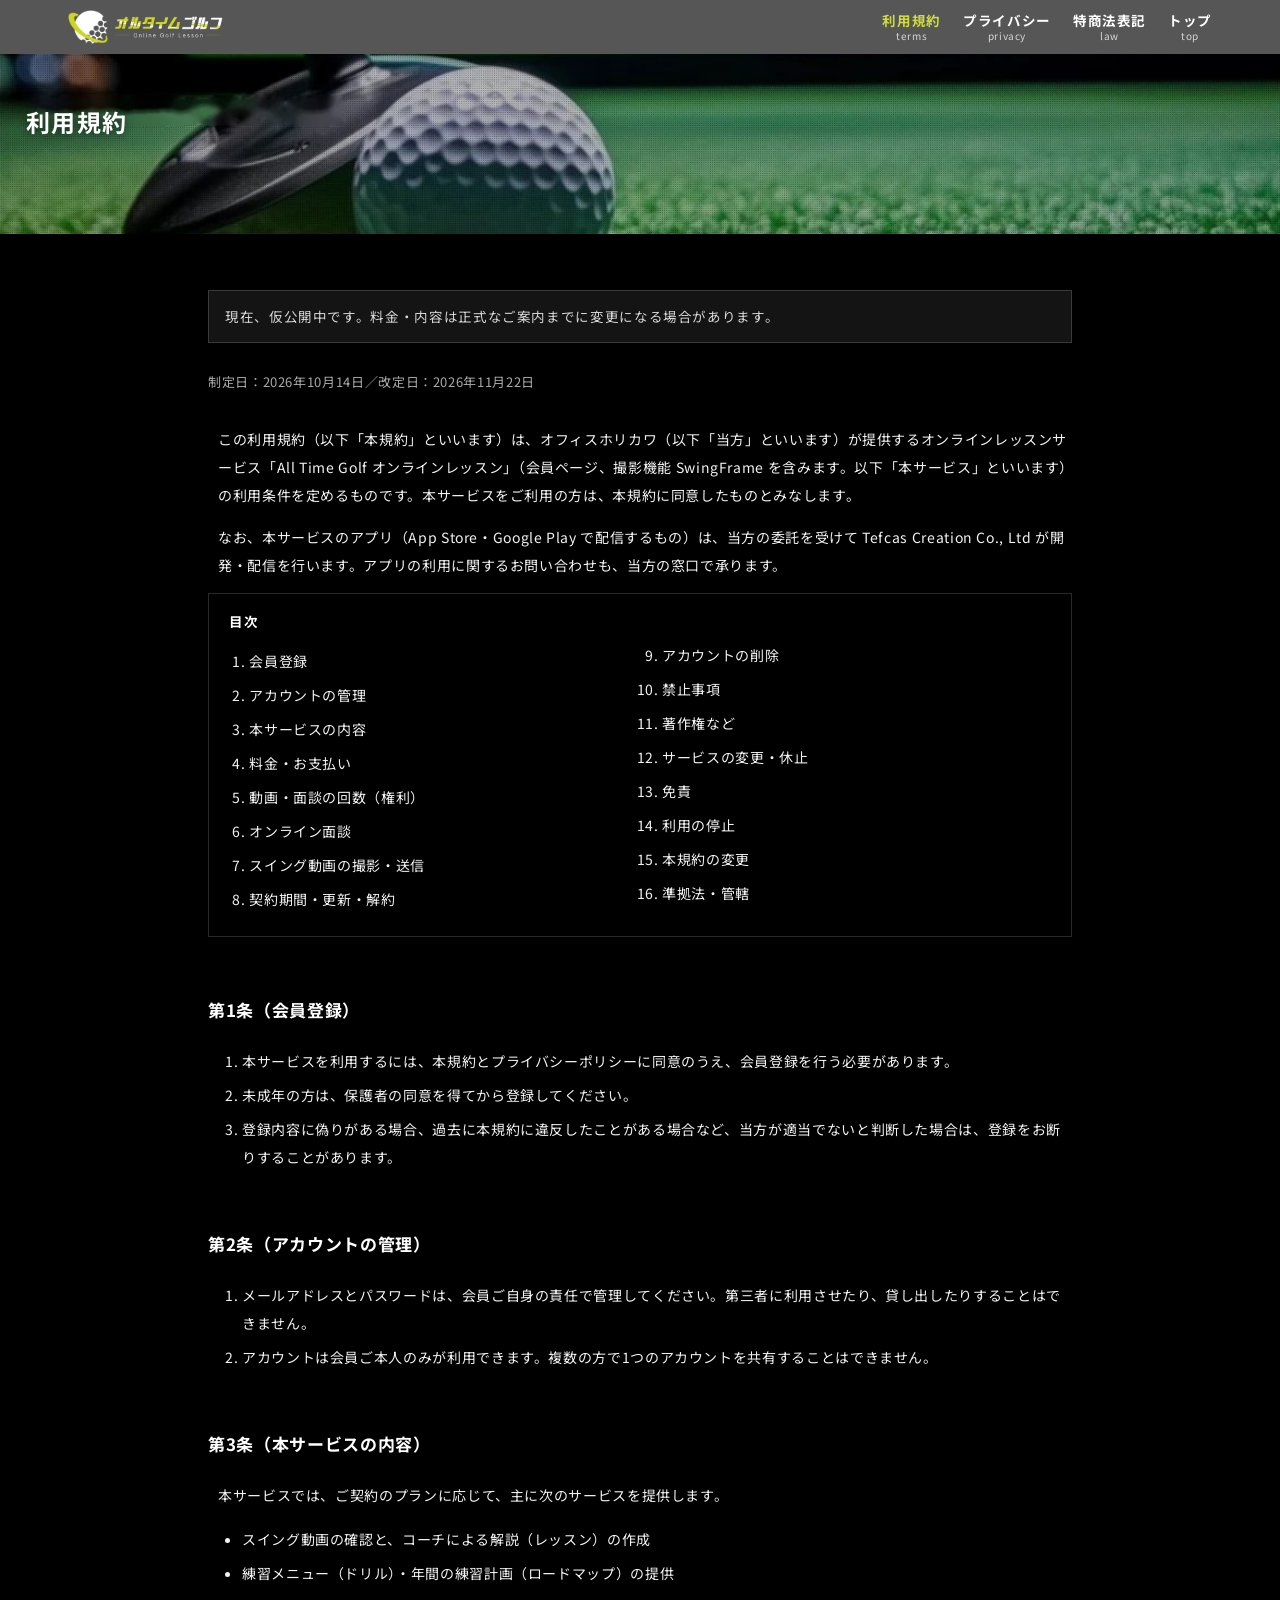
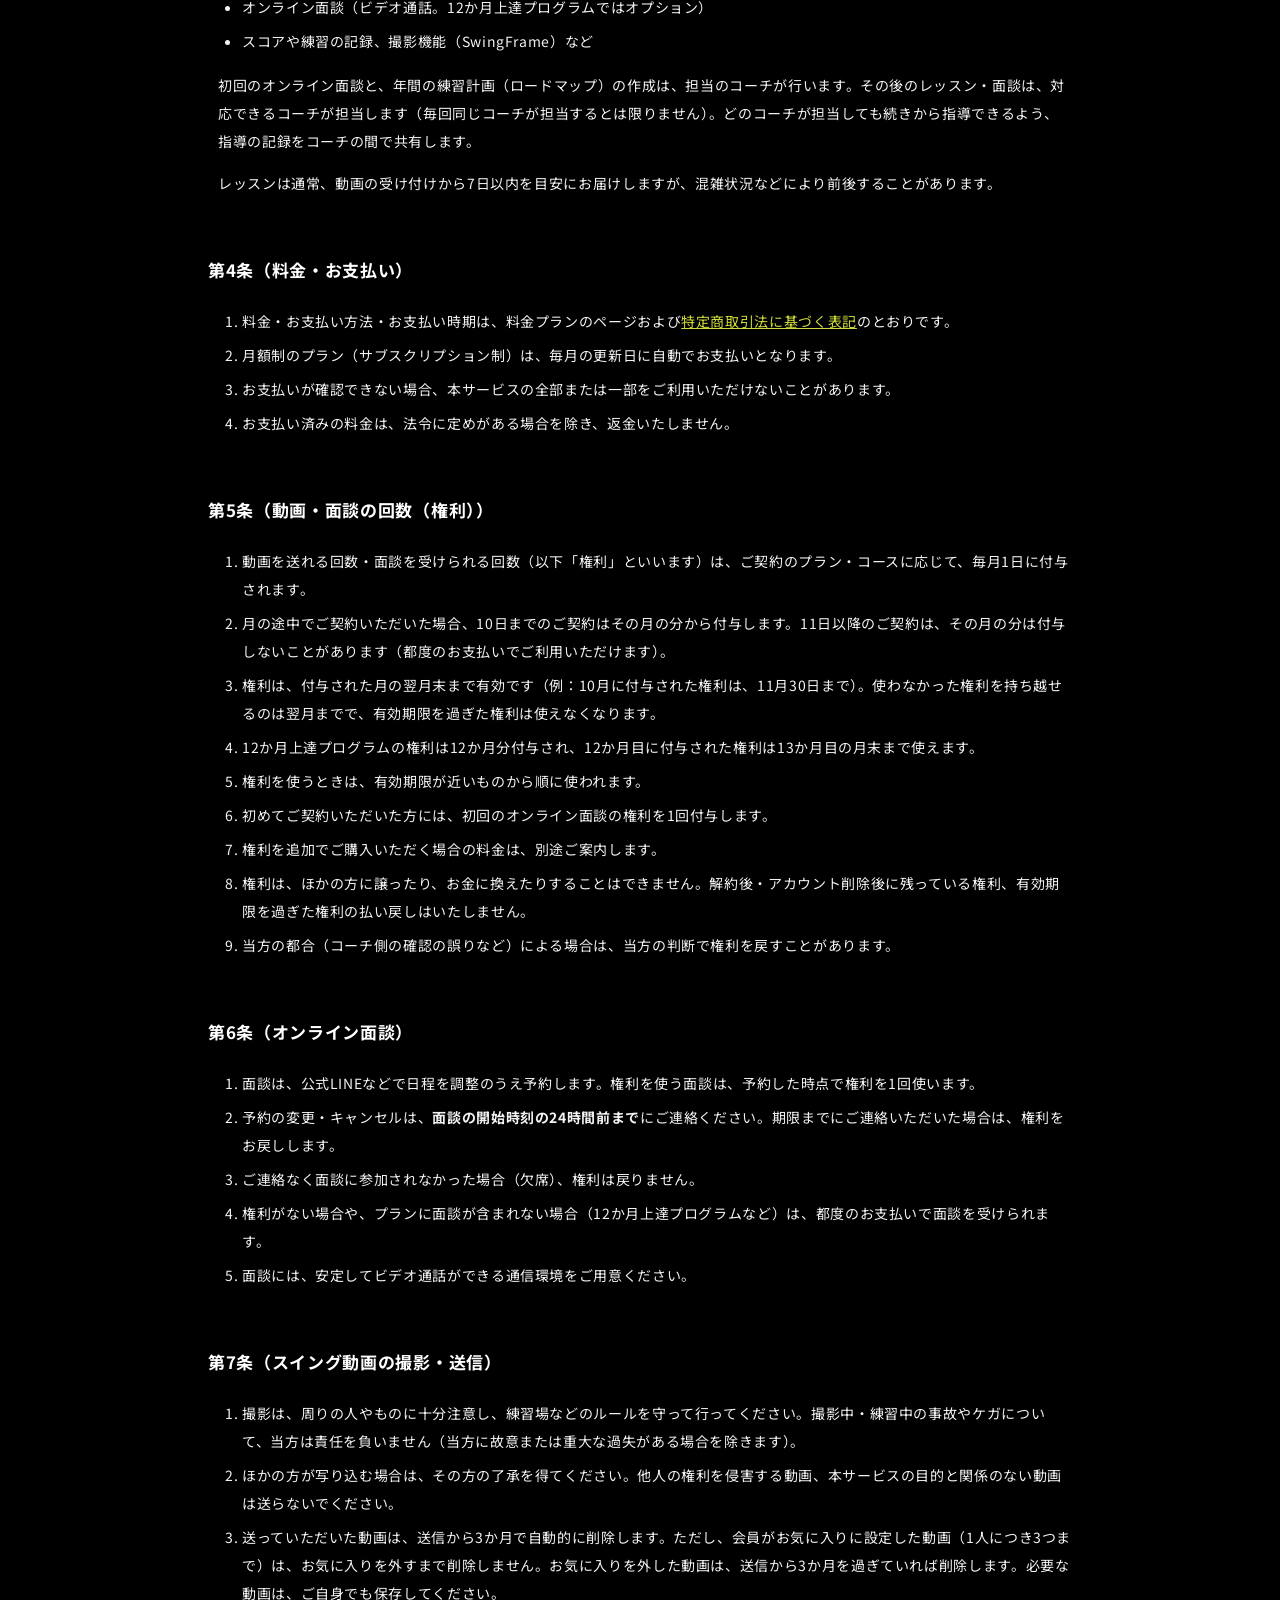
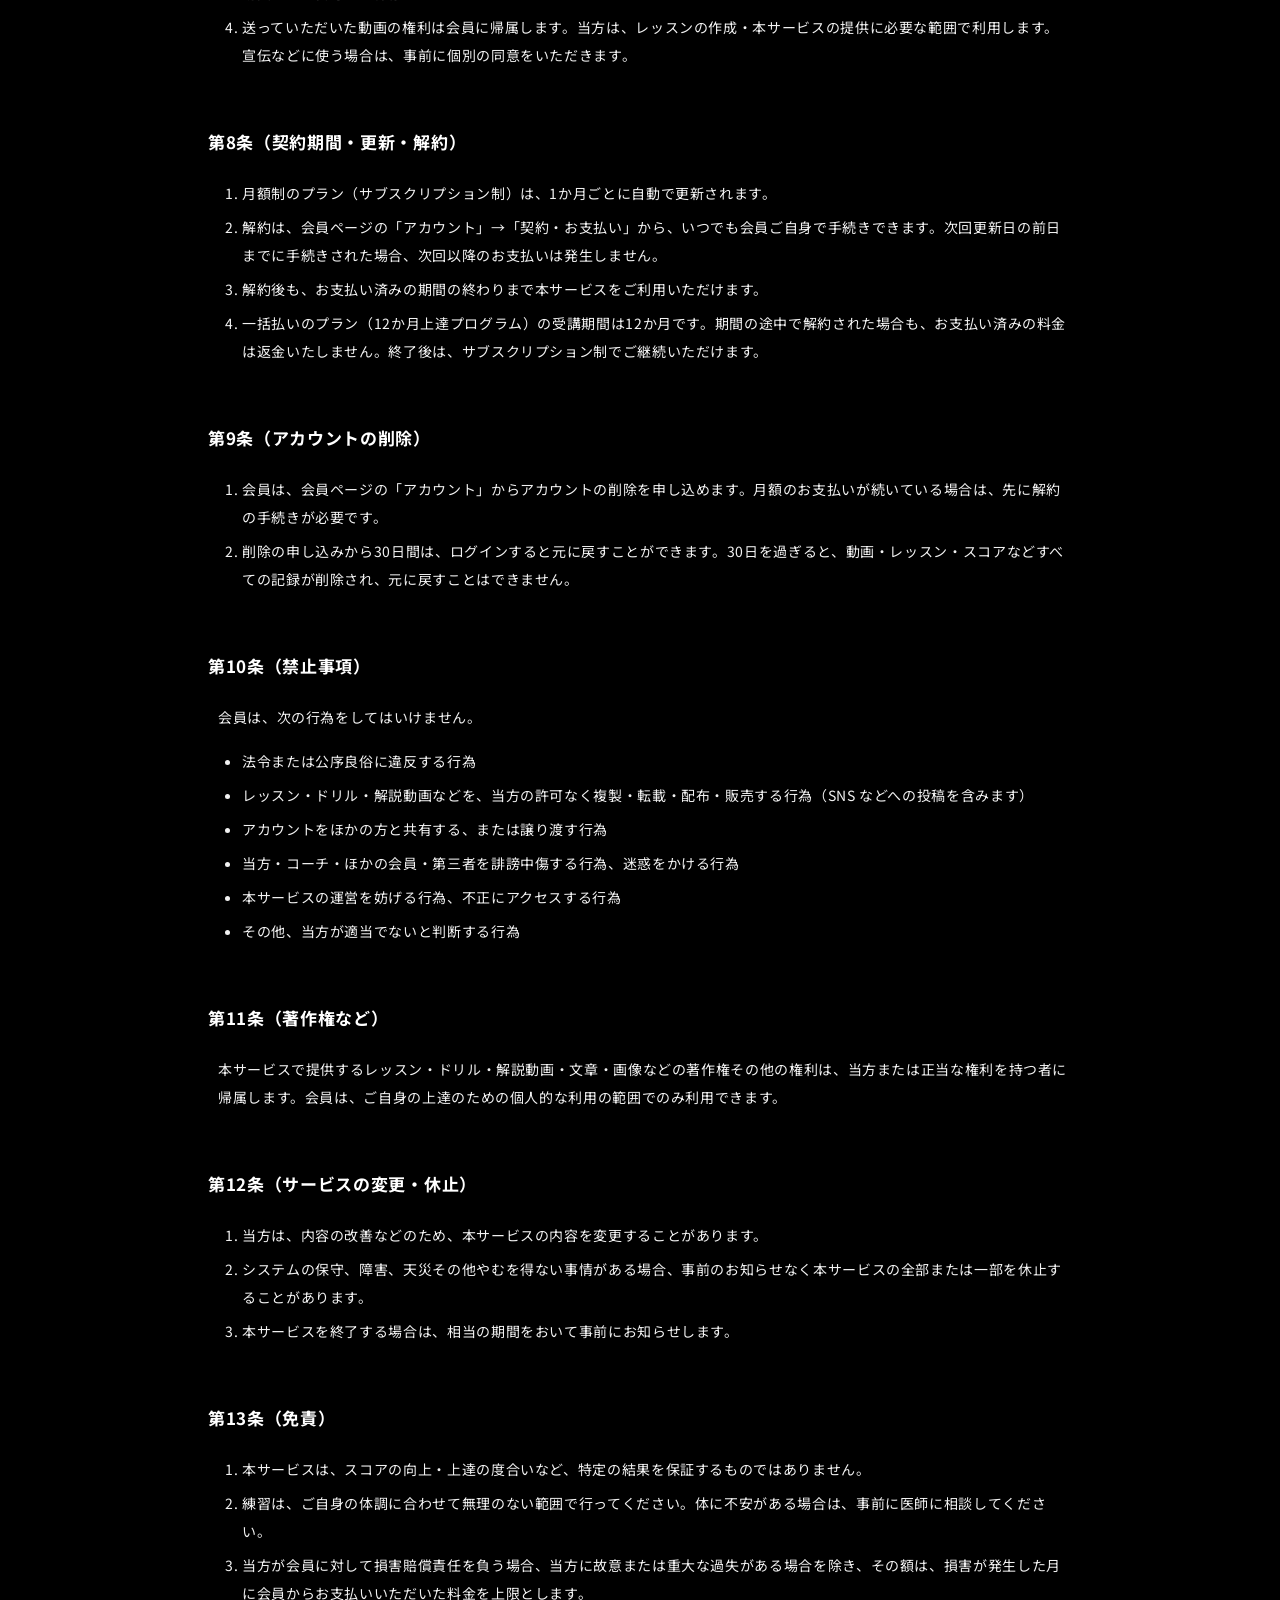
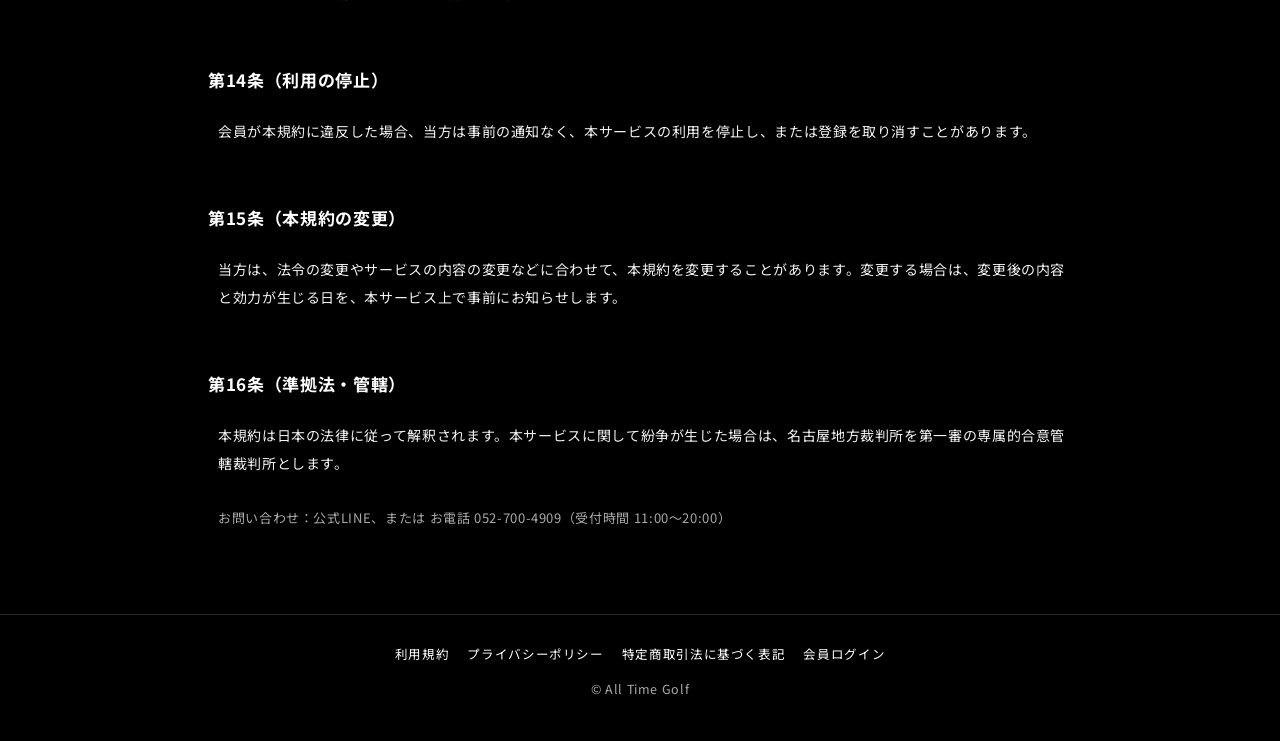
<file: legal/terms.html>
<!doctype html>
<html lang="ja">
<head>
<meta charset="utf-8">
<meta name="viewport" content="width=device-width,initial-scale=1">
<meta name="robots" content="noindex">
<title>利用規約 | All Time Golf オンラインレッスン</title>
<link rel="icon" type="image/png" href="../assets/logo-mark.png">
<link href="https://fonts.googleapis.com/css2?family=Noto+Sans+JP:wght@400;700&family=Noto+Serif+JP:wght@600&display=swap" rel="stylesheet">
<link rel="stylesheet" href="legal.css">
</head>
<body>
<header class="lg-top"><div class="in">
  <a class="lg-logo" href="../" aria-label="オルタイムゴルフ トップへ"><img class="mark" src="../assets/logo-mark.png" alt=""><img class="word" src="../assets/logo-word.png" alt="オルタイムゴルフ"></a>
  <nav class="lg-nav" aria-label="規約・ポリシー"><a href="terms.html" aria-current="page">利用規約<small>terms</small></a><a href="privacy.html">プライバシー<small>privacy</small></a><a href="tokushoho.html">特商法表記<small>law</small></a><a href="../">トップ<small>top</small></a></nav>
</div></header>
<div class="lg-hero"><h1>利用規約</h1></div>
<main>
  <!-- 仮公開中（2026-11-10 更新）。正式公開の前に：プランの正式名、決済を hacomono に確定、専門家の確認、日付の更新、上の仮公開の案内を消す -->
  <div class="draft">現在、仮公開中です。料金・内容は正式なご案内までに変更になる場合があります。</div>
  <p class="updated">制定日：2026年10月14日／改定日：2026年11月22日</p>

  <p>この利用規約（以下「本規約」といいます）は、オフィスホリカワ（以下「当方」といいます）が提供するオンラインレッスンサービス「All Time Golf オンラインレッスン」（会員ページ、撮影機能 SwingFrame を含みます。以下「本サービス」といいます）の利用条件を定めるものです。本サービスをご利用の方は、本規約に同意したものとみなします。</p>
  <p>なお、本サービスのアプリ（App Store・Google Play で配信するもの）は、当方の委託を受けて Tefcas Creation Co., Ltd が開発・配信を行います。アプリの利用に関するお問い合わせも、当方の窓口で承ります。</p>

  <nav class="toc" aria-label="目次"><b>目次</b><ol>
    <li><a href="#t1">会員登録</a></li><li><a href="#t2">アカウントの管理</a></li><li><a href="#t3">本サービスの内容</a></li><li><a href="#t4">料金・お支払い</a></li>
    <li><a href="#t5">動画・面談の回数（権利）</a></li><li><a href="#t6">オンライン面談</a></li><li><a href="#t7">スイング動画の撮影・送信</a></li><li><a href="#t8">契約期間・更新・解約</a></li>
    <li><a href="#t9">アカウントの削除</a></li><li><a href="#t10">禁止事項</a></li><li><a href="#t11">著作権など</a></li><li><a href="#t12">サービスの変更・休止</a></li>
    <li><a href="#t13">免責</a></li><li><a href="#t14">利用の停止</a></li><li><a href="#t15">本規約の変更</a></li><li><a href="#t16">準拠法・管轄</a></li>
  </ol></nav>

  <h2 id="t1">第1条（会員登録）</h2>
  <ol>
    <li>本サービスを利用するには、本規約とプライバシーポリシーに同意のうえ、会員登録を行う必要があります。</li>
    <li>未成年の方は、保護者の同意を得てから登録してください。</li>
    <li>登録内容に偽りがある場合、過去に本規約に違反したことがある場合など、当方が適当でないと判断した場合は、登録をお断りすることがあります。</li>
  </ol>

  <h2 id="t2">第2条（アカウントの管理）</h2>
  <ol>
    <li>メールアドレスとパスワードは、会員ご自身の責任で管理してください。第三者に利用させたり、貸し出したりすることはできません。</li>
    <li>アカウントは会員ご本人のみが利用できます。複数の方で1つのアカウントを共有することはできません。</li>
  </ol>

  <h2 id="t3">第3条（本サービスの内容）</h2>
  <p>本サービスでは、ご契約のプランに応じて、主に次のサービスを提供します。</p>
  <ul>
    <li>スイング動画の確認と、コーチによる解説（レッスン）の作成</li>
    <li>練習メニュー（ドリル）・年間の練習計画（ロードマップ）の提供</li>
    <li>オンライン面談（ビデオ通話。12か月上達プログラムではオプション）</li>
    <li>スコアや練習の記録、撮影機能（SwingFrame）など</li>
  </ul>
  <p>初回のオンライン面談と、年間の練習計画（ロードマップ）の作成は、担当のコーチが行います。その後のレッスン・面談は、対応できるコーチが担当します（毎回同じコーチが担当するとは限りません）。どのコーチが担当しても続きから指導できるよう、指導の記録をコーチの間で共有します。</p>
  <p>レッスンは通常、動画の受け付けから7日以内を目安にお届けしますが、混雑状況などにより前後することがあります。</p>

  <h2 id="t4">第4条（料金・お支払い）</h2>
  <ol>
    <li>料金・お支払い方法・お支払い時期は、料金プランのページおよび<a href="tokushoho.html">特定商取引法に基づく表記</a>のとおりです。</li>
    <li>月額制のプラン（サブスクリプション制）は、毎月の更新日に自動でお支払いとなります。</li>
    <li>お支払いが確認できない場合、本サービスの全部または一部をご利用いただけないことがあります。</li>
    <li>お支払い済みの料金は、法令に定めがある場合を除き、返金いたしません。</li>
  </ol>

  <h2 id="t5">第5条（動画・面談の回数（権利））</h2>
  <ol>
    <li>動画を送れる回数・面談を受けられる回数（以下「権利」といいます）は、ご契約のプラン・コースに応じて、毎月1日に付与されます。</li>
    <li>月の途中でご契約いただいた場合、10日までのご契約はその月の分から付与します。11日以降のご契約は、その月の分は付与しないことがあります（都度のお支払いでご利用いただけます）。</li>
    <li>権利は、付与された月の翌月末まで有効です（例：10月に付与された権利は、11月30日まで）。使わなかった権利を持ち越せるのは翌月までで、有効期限を過ぎた権利は使えなくなります。</li>
    <li>12か月上達プログラムの権利は12か月分付与され、12か月目に付与された権利は13か月目の月末まで使えます。</li>
    <li>権利を使うときは、有効期限が近いものから順に使われます。</li>
    <li>初めてご契約いただいた方には、初回のオンライン面談の権利を1回付与します。</li>
    <li>権利を追加でご購入いただく場合の料金は、別途ご案内します。</li>
    <li>権利は、ほかの方に譲ったり、お金に換えたりすることはできません。解約後・アカウント削除後に残っている権利、有効期限を過ぎた権利の払い戻しはいたしません。</li>
    <li>当方の都合（コーチ側の確認の誤りなど）による場合は、当方の判断で権利を戻すことがあります。</li>
  </ol>

  <h2 id="t6">第6条（オンライン面談）</h2>
  <ol>
    <li>面談は、公式LINEなどで日程を調整のうえ予約します。権利を使う面談は、予約した時点で権利を1回使います。</li>
    <li>予約の変更・キャンセルは、<b>面談の開始時刻の24時間前まで</b>にご連絡ください。期限までにご連絡いただいた場合は、権利をお戻しします。</li>
    <li>ご連絡なく面談に参加されなかった場合（欠席）、権利は戻りません。</li>
    <li>権利がない場合や、プランに面談が含まれない場合（12か月上達プログラムなど）は、都度のお支払いで面談を受けられます。</li>
    <li>面談には、安定してビデオ通話ができる通信環境をご用意ください。</li>
  </ol>

  <h2 id="t7">第7条（スイング動画の撮影・送信）</h2>
  <ol>
    <li>撮影は、周りの人やものに十分注意し、練習場などのルールを守って行ってください。撮影中・練習中の事故やケガについて、当方は責任を負いません（当方に故意または重大な過失がある場合を除きます）。</li>
    <li>ほかの方が写り込む場合は、その方の了承を得てください。他人の権利を侵害する動画、本サービスの目的と関係のない動画は送らないでください。</li>
    <li>送っていただいた動画は、送信から3か月で自動的に削除します。ただし、会員がお気に入りに設定した動画（1人につき3つまで）は、お気に入りを外すまで削除しません。お気に入りを外した動画は、送信から3か月を過ぎていれば削除します。必要な動画は、ご自身でも保存してください。</li>
    <li>送っていただいた動画の権利は会員に帰属します。当方は、レッスンの作成・本サービスの提供に必要な範囲で利用します。宣伝などに使う場合は、事前に個別の同意をいただきます。</li>
  </ol>

  <h2 id="t8">第8条（契約期間・更新・解約）</h2>
  <ol>
    <li>月額制のプラン（サブスクリプション制）は、1か月ごとに自動で更新されます。</li>
    <li>解約は、会員ページの「アカウント」→「契約・お支払い」から、いつでも会員ご自身で手続きできます。次回更新日の前日までに手続きされた場合、次回以降のお支払いは発生しません。</li>
    <li>解約後も、お支払い済みの期間の終わりまで本サービスをご利用いただけます。</li>
    <li>一括払いのプラン（12か月上達プログラム）の受講期間は12か月です。期間の途中で解約された場合も、お支払い済みの料金は返金いたしません。終了後は、サブスクリプション制でご継続いただけます。</li>
  </ol>

  <h2 id="t9">第9条（アカウントの削除）</h2>
  <ol>
    <li>会員は、会員ページの「アカウント」からアカウントの削除を申し込めます。月額のお支払いが続いている場合は、先に解約の手続きが必要です。</li>
    <li>削除の申し込みから30日間は、ログインすると元に戻すことができます。30日を過ぎると、動画・レッスン・スコアなどすべての記録が削除され、元に戻すことはできません。</li>
  </ol>

  <h2 id="t10">第10条（禁止事項）</h2>
  <p>会員は、次の行為をしてはいけません。</p>
  <ul>
    <li>法令または公序良俗に違反する行為</li>
    <li>レッスン・ドリル・解説動画などを、当方の許可なく複製・転載・配布・販売する行為（SNS などへの投稿を含みます）</li>
    <li>アカウントをほかの方と共有する、または譲り渡す行為</li>
    <li>当方・コーチ・ほかの会員・第三者を誹謗中傷する行為、迷惑をかける行為</li>
    <li>本サービスの運営を妨げる行為、不正にアクセスする行為</li>
    <li>その他、当方が適当でないと判断する行為</li>
  </ul>

  <h2 id="t11">第11条（著作権など）</h2>
  <p>本サービスで提供するレッスン・ドリル・解説動画・文章・画像などの著作権その他の権利は、当方または正当な権利を持つ者に帰属します。会員は、ご自身の上達のための個人的な利用の範囲でのみ利用できます。</p>

  <h2 id="t12">第12条（サービスの変更・休止）</h2>
  <ol>
    <li>当方は、内容の改善などのため、本サービスの内容を変更することがあります。</li>
    <li>システムの保守、障害、天災その他やむを得ない事情がある場合、事前のお知らせなく本サービスの全部または一部を休止することがあります。</li>
    <li>本サービスを終了する場合は、相当の期間をおいて事前にお知らせします。</li>
  </ol>

  <h2 id="t13">第13条（免責）</h2>
  <ol>
    <li>本サービスは、スコアの向上・上達の度合いなど、特定の結果を保証するものではありません。</li>
    <li>練習は、ご自身の体調に合わせて無理のない範囲で行ってください。体に不安がある場合は、事前に医師に相談してください。</li>
    <li>当方が会員に対して損害賠償責任を負う場合、当方に故意または重大な過失がある場合を除き、その額は、損害が発生した月に会員からお支払いいただいた料金を上限とします。</li>
  </ol>

  <h2 id="t14">第14条（利用の停止）</h2>
  <p>会員が本規約に違反した場合、当方は事前の通知なく、本サービスの利用を停止し、または登録を取り消すことがあります。</p>

  <h2 id="t15">第15条（本規約の変更）</h2>
  <p>当方は、法令の変更やサービスの内容の変更などに合わせて、本規約を変更することがあります。変更する場合は、変更後の内容と効力が生じる日を、本サービス上で事前にお知らせします。</p>

  <h2 id="t16">第16条（準拠法・管轄）</h2>
  <p>本規約は日本の法律に従って解釈されます。本サービスに関して紛争が生じた場合は、名古屋地方裁判所を第一審の専属的合意管轄裁判所とします。</p>

  <p class="note" style="margin-top:28px">お問い合わせ：公式LINE、または お電話 052-700-4909（受付時間 11:00〜20:00）</p>
</main>
<footer><nav><a href="terms.html">利用規約</a><a href="privacy.html">プライバシーポリシー</a><a href="tokushoho.html">特定商取引法に基づく表記</a><a href="../app/">会員ログイン</a></nav>&copy; All Time Golf</footer>
</body>
</html>
</file>
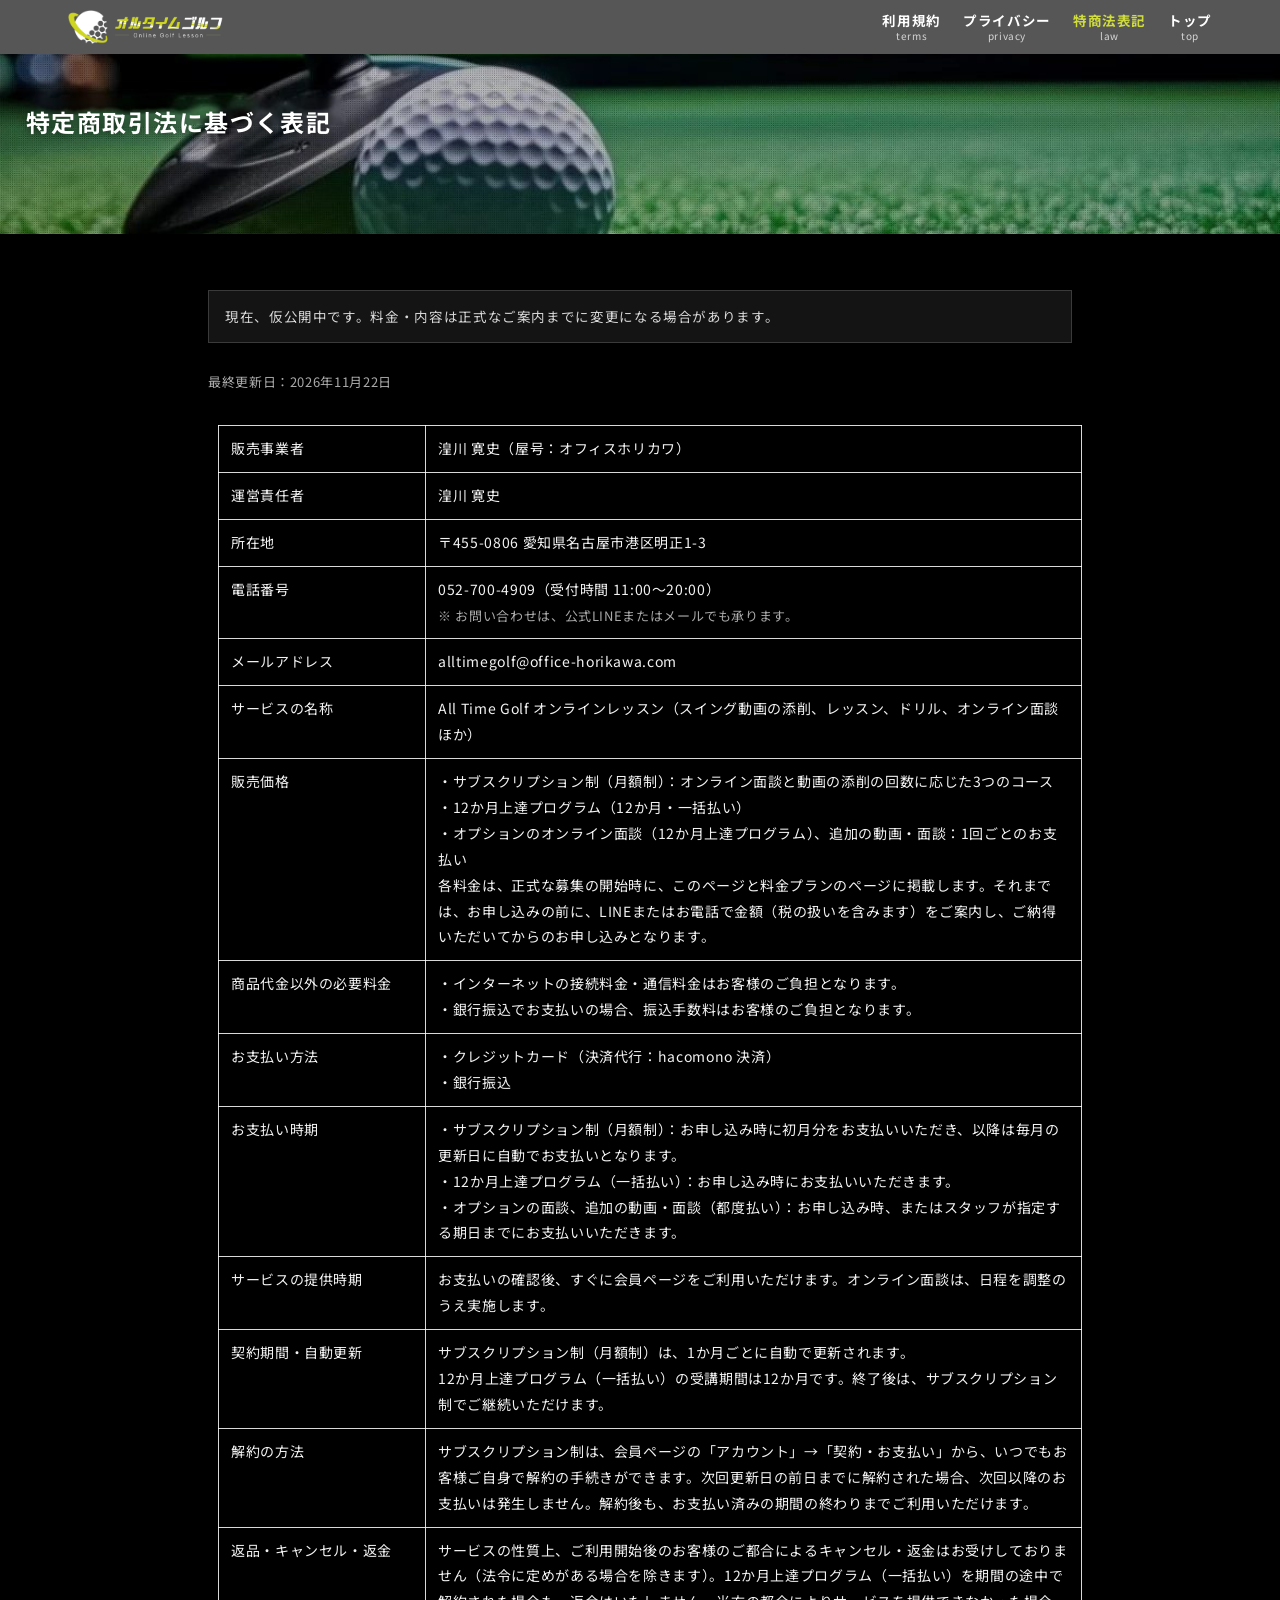
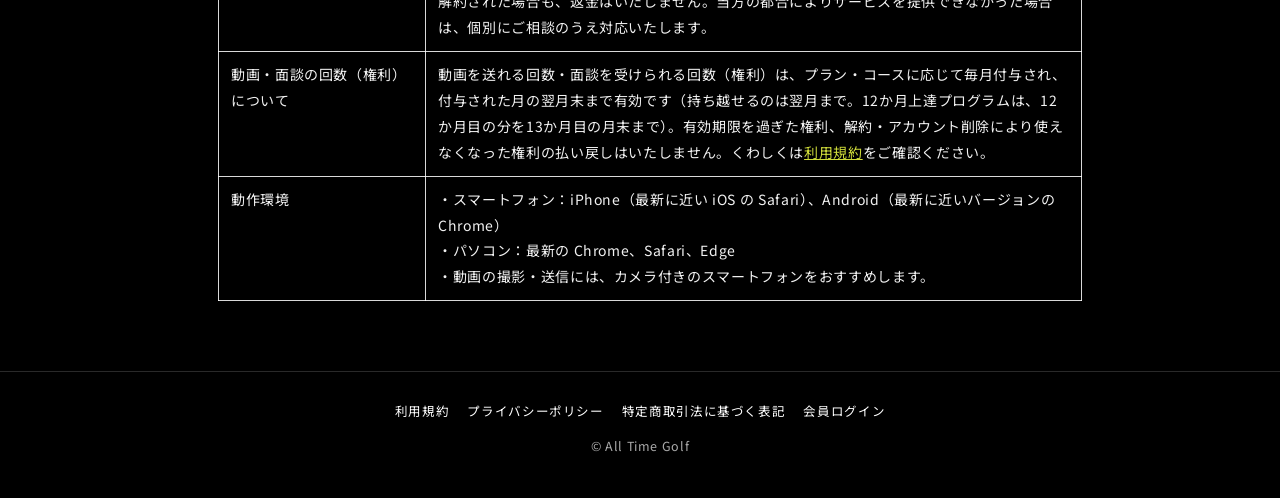
<file: legal/tokushoho.html>
<!doctype html>
<html lang="ja">
<head>
<meta charset="utf-8">
<meta name="viewport" content="width=device-width,initial-scale=1">
<meta name="robots" content="noindex">
<title>特定商取引法に基づく表記 | All Time Golf オンラインレッスン</title>
<link rel="icon" type="image/png" href="../assets/logo-mark.png">
<link href="https://fonts.googleapis.com/css2?family=Noto+Sans+JP:wght@400;700&family=Noto+Serif+JP:wght@600&display=swap" rel="stylesheet">
<link rel="stylesheet" href="legal.css">
</head>
<body>
<header class="lg-top"><div class="in">
  <a class="lg-logo" href="../" aria-label="オルタイムゴルフ トップへ"><img class="mark" src="../assets/logo-mark.png" alt=""><img class="word" src="../assets/logo-word.png" alt="オルタイムゴルフ"></a>
  <nav class="lg-nav" aria-label="規約・ポリシー"><a href="terms.html">利用規約<small>terms</small></a><a href="privacy.html">プライバシー<small>privacy</small></a><a href="tokushoho.html" aria-current="page">特商法表記<small>law</small></a><a href="../">トップ<small>top</small></a></nav>
</div></header>
<div class="lg-hero"><h1>特定商取引法に基づく表記</h1></div>
<main>
  <!-- 仮公開中（2026-11-10 更新）。正式公開の前に：料金と税の扱いを掲載、プランの正式名、決済を hacomono に確定、専門家の確認、日付の更新、上の仮公開の案内を消す -->
  <div class="draft">現在、仮公開中です。料金・内容は正式なご案内までに変更になる場合があります。</div>
  <p class="updated">最終更新日：2026年11月22日</p>

  <table class="lg">
    <tr><th>販売事業者</th><td>湟川 寛史（屋号：オフィスホリカワ）</td></tr>
    <tr><th>運営責任者</th><td>湟川 寛史</td></tr>
    <tr><th>所在地</th><td>〒455-0806 愛知県名古屋市港区明正1-3</td></tr>
    <tr><th>電話番号</th><td>052-700-4909（受付時間 11:00〜20:00）<br><span class="note">※ お問い合わせは、公式LINEまたはメールでも承ります。</span></td></tr>
    <tr><th>メールアドレス</th><td>alltimegolf@office-horikawa.com</td></tr>
    <tr><th>サービスの名称</th><td>All Time Golf オンラインレッスン（スイング動画の添削、レッスン、ドリル、オンライン面談 ほか）</td></tr>
    <tr><th>販売価格</th><td>・サブスクリプション制（月額制）：オンライン面談と動画の添削の回数に応じた3つのコース<br>・12か月上達プログラム（12か月・一括払い）<br>・オプションのオンライン面談（12か月上達プログラム）、追加の動画・面談：1回ごとのお支払い<br>各料金は、正式な募集の開始時に、このページと料金プランのページに掲載します。それまでは、お申し込みの前に、LINEまたはお電話で金額（税の扱いを含みます）をご案内し、ご納得いただいてからのお申し込みとなります。</td></tr>
    <tr><th>商品代金以外の必要料金</th><td>・インターネットの接続料金・通信料金はお客様のご負担となります。<br>・銀行振込でお支払いの場合、振込手数料はお客様のご負担となります。</td></tr>
    <tr><th>お支払い方法</th><td>・クレジットカード（決済代行：hacomono 決済）<br>・銀行振込</td></tr>
    <tr><th>お支払い時期</th><td>・サブスクリプション制（月額制）：お申し込み時に初月分をお支払いいただき、以降は毎月の更新日に自動でお支払いとなります。<br>・12か月上達プログラム（一括払い）：お申し込み時にお支払いいただきます。<br>・オプションの面談、追加の動画・面談（都度払い）：お申し込み時、またはスタッフが指定する期日までにお支払いいただきます。</td></tr>
    <tr><th>サービスの提供時期</th><td>お支払いの確認後、すぐに会員ページをご利用いただけます。オンライン面談は、日程を調整のうえ実施します。</td></tr>
    <tr><th>契約期間・自動更新</th><td>サブスクリプション制（月額制）は、1か月ごとに自動で更新されます。<br>12か月上達プログラム（一括払い）の受講期間は12か月です。終了後は、サブスクリプション制でご継続いただけます。</td></tr>
    <tr><th>解約の方法</th><td>サブスクリプション制は、会員ページの「アカウント」→「契約・お支払い」から、いつでもお客様ご自身で解約の手続きができます。次回更新日の前日までに解約された場合、次回以降のお支払いは発生しません。解約後も、お支払い済みの期間の終わりまでご利用いただけます。</td></tr>
    <tr><th>返品・キャンセル・返金</th><td>サービスの性質上、ご利用開始後のお客様のご都合によるキャンセル・返金はお受けしておりません（法令に定めがある場合を除きます）。12か月上達プログラム（一括払い）を期間の途中で解約された場合も、返金はいたしません。当方の都合によりサービスを提供できなかった場合は、個別にご相談のうえ対応いたします。</td></tr>
    <tr><th>動画・面談の回数（権利）について</th><td>動画を送れる回数・面談を受けられる回数（権利）は、プラン・コースに応じて毎月付与され、付与された月の翌月末まで有効です（持ち越せるのは翌月まで。12か月上達プログラムは、12か月目の分を13か月目の月末まで）。有効期限を過ぎた権利、解約・アカウント削除により使えなくなった権利の払い戻しはいたしません。くわしくは<a href="terms.html">利用規約</a>をご確認ください。</td></tr>
    <tr><th>動作環境</th><td>・スマートフォン：iPhone（最新に近い iOS の Safari）、Android（最新に近いバージョンの Chrome）<br>・パソコン：最新の Chrome、Safari、Edge<br>・動画の撮影・送信には、カメラ付きのスマートフォンをおすすめします。</td></tr>
  </table>

</main>
<footer><nav><a href="terms.html">利用規約</a><a href="privacy.html">プライバシーポリシー</a><a href="tokushoho.html">特定商取引法に基づく表記</a><a href="../app/">会員ログイン</a></nav>&copy; All Time Golf</footer>
</body>
</html>
</file>
<file: assets/site.css>
:root{
  --ink:#0f1712; --ink-2:#17221b; --ink-3:#1f2d24;
  --gold:#c8a96a; --gold-2:#e2cc9a; --gold-line:rgba(200,169,106,.35);
  --paper:#f7f4ee; --paper-2:#efe9de; --text:#1b231e; --muted:#4f5650;
  --gold-deep:#8a6a2c; /* 明るい背景の上の金色の文字（読みやすい濃さ） */
  --on-dark:#ece6da; --on-dark-muted:#c9cbbf;
  --radius:14px; --wrap:1080px;
  --serif:"Noto Serif JP",serif; --latin:"Cormorant Garamond","Noto Serif JP",serif; --sans:"Noto Sans JP",-apple-system,BlinkMacSystemFont,sans-serif;
}
*{box-sizing:border-box}
html{scroll-behavior:smooth;scroll-padding-top:72px}
body{margin:0;font-family:var(--sans);color:var(--text);background:var(--paper);line-height:1.85;letter-spacing:.03em;-webkit-font-smoothing:antialiased}
img,svg{display:block;max-width:100%}
a{color:inherit}
.wrap{max-width:var(--wrap);margin:auto;padding:0 20px}
.eyebrow{font-family:var(--latin);font-size:15px;letter-spacing:.3em;color:var(--gold-deep);font-weight:600;text-transform:uppercase;margin:0 0 10px}
.h2{font-family:var(--serif);font-weight:600;font-size:clamp(24px,4.2vw,34px);line-height:1.5;margin:0 0 18px;letter-spacing:.06em}
.lead{color:var(--muted);max-width:640px;margin:0}
section{padding:96px 0}
.center{text-align:center}.center .lead{margin:auto}

/* ボタン */
.btn{display:inline-flex;align-items:center;justify-content:center;gap:10px;min-height:54px;padding:0 28px;border-radius:999px;font-weight:700;font-size:15px;text-decoration:none;letter-spacing:.08em;transition:transform .15s ease,background .2s ease,box-shadow .2s ease;border:1px solid transparent;cursor:pointer}
.btn:hover{transform:translateY(-1px)}
.btn:focus-visible{outline:2px solid var(--gold-2);outline-offset:3px}
.btn-line{background:#06c755;color:#fff;box-shadow:0 8px 24px rgba(6,199,85,.25)}
.btn-gold{background:linear-gradient(135deg,var(--gold-2),var(--gold));color:#1a1407;box-shadow:0 8px 24px rgba(200,169,106,.25)}
.btn-ghost{border-color:var(--gold-line);color:var(--on-dark);background:transparent}
.btn svg{width:20px;height:20px;flex:none}

/* ヘッダー */
.header{position:fixed;inset:0 0 auto;z-index:20;transition:background .3s ease,border-color .3s ease;border-bottom:1px solid transparent}
.header.scrolled{background:rgba(15,23,18,.92);backdrop-filter:blur(10px);border-color:var(--gold-line)}
.header .wrap{display:flex;align-items:center;justify-content:space-between;height:68px}
.logo{text-decoration:none;display:flex;align-items:center;gap:10px}
.logo .mark{height:42px;width:auto}
.logo .word{height:28px;width:auto}
.nav{display:flex;gap:22px;align-items:center}
.nav a{color:var(--on-dark);text-decoration:none;font-size:13px;letter-spacing:.1em;white-space:nowrap}
.nav a:hover{color:var(--gold-2)}
.nav{gap:18px}.nav a[href$="#strength"],.nav a[href$="#faq"]{display:none}
.nav .login{border:1px solid var(--gold-line);border-radius:999px;padding:8px 18px;white-space:nowrap}

/* 目次メニュー（3本バー） */
.menu-btn{display:none;width:44px;height:44px;border:1px solid var(--gold-line);border-radius:12px;background:rgba(15,23,18,.4);cursor:pointer;position:relative;flex:none}
.menu-btn span{position:absolute;left:12px;right:12px;height:1.5px;background:var(--on-dark);border-radius:2px;transition:transform .25s ease,opacity .2s ease,top .25s ease}
.menu-btn span:nth-child(1){top:15px}.menu-btn span:nth-child(2){top:21px}.menu-btn span:nth-child(3){top:27px}
.menu-open .menu-btn span:nth-child(1){top:21px;transform:rotate(45deg)}
.menu-open .menu-btn span:nth-child(2){opacity:0}
.menu-open .menu-btn span:nth-child(3){top:21px;transform:rotate(-45deg)}
.menu-btn:focus-visible{outline:2px solid var(--gold-2);outline-offset:2px}
.menu-open .header{background:var(--ink);border-color:var(--gold-line)}
.drawer{position:fixed;inset:0;z-index:19;background:var(--ink);padding:88px 0 24px;overflow-y:auto;opacity:0;visibility:hidden;transition:opacity .25s ease,visibility .25s}
.menu-open .drawer{opacity:1;visibility:visible}
.menu-open{overflow:hidden}
.menu-open .sticky-cta{display:none}
.drawer-inner{max-width:560px;margin:auto;padding:0 20px}
.drawer-links{list-style:none;margin:0;padding:0}
.drawer-links a{display:flex;align-items:baseline;gap:16px;padding:18px 4px;border-bottom:1px solid var(--gold-line);color:var(--on-dark);text-decoration:none;font-family:var(--serif);font-size:19px;letter-spacing:.08em}
.drawer-links a:hover{color:var(--gold-2)}
.drawer-links small{font-family:var(--latin);color:var(--gold);font-size:14px;letter-spacing:.15em;width:24px}
.drawer-actions{display:grid;gap:12px;margin-top:32px}

/* ヒーロー */
.hero{position:relative;min-height:100svh;display:flex;align-items:center;background:radial-gradient(1200px 600px at 80% 10%,#23372a 0%,transparent 60%),linear-gradient(180deg,var(--ink) 0%,var(--ink-2) 100%);color:var(--on-dark);overflow:hidden;padding:120px 0 90px}
.hero-logo{position:absolute;right:max(20px,calc((100vw - var(--wrap))/2 + 20px));top:50%;transform:translateY(-50%);width:min(440px,36vw);height:auto;pointer-events:none;filter:drop-shadow(0 20px 40px rgba(0,0,0,.35))}
.hero .wrap{position:relative;width:100%}
.hero .copy{max-width:620px}
.hero h1{font-family:var(--serif);font-weight:600;font-size:clamp(32px,6.4vw,58px);line-height:1.45;letter-spacing:.08em;margin:0 0 22px}
.hero h1 em{font-style:normal;color:var(--gold-2)}
.hero p{color:var(--on-dark-muted);max-width:520px;margin:0 0 36px;font-size:15px}
.hero .actions{display:flex;flex-wrap:wrap;gap:14px}
.hero .brand-line{font-family:var(--latin);letter-spacing:.4em;color:var(--gold);font-size:14px;margin-bottom:20px;display:flex;align-items:center;gap:14px}
.hero .brand-line::before{content:"";width:40px;height:1px;background:var(--gold)}
.scroll-cue{position:absolute;left:50%;bottom:26px;transform:translateX(-50%);font-family:var(--latin);font-size:12px;letter-spacing:.3em;color:var(--on-dark-muted);text-decoration:none}

/* コンセプト */
.concept{background:var(--paper)}
.features{display:grid;grid-template-columns:repeat(3,1fr);gap:22px;margin-top:52px}
.feature{background:#fff;border:1px solid var(--paper-2);border-radius:var(--radius);padding:34px 28px}
.feature{position:relative}
.feature .ico{width:64px;height:64px;margin:0 auto;border-radius:50%;background:var(--ink);color:var(--gold-2);display:grid;place-items:center;box-shadow:0 8px 20px rgba(15,23,18,.15)}
.feature .ico svg{width:30px;height:30px}
.feature .num{position:absolute;top:16px;right:20px;font-family:var(--sans);font-variant-numeric:lining-nums tabular-nums;font-size:20px;color:var(--gold-deep);line-height:1;font-weight:700;letter-spacing:.04em}
.feature h3{font-family:var(--serif);font-size:19px;margin:14px 0 10px;letter-spacing:.06em}
.feature p{margin:0;color:var(--muted);font-size:14.5px}

/* 流れ */
.flow{background:var(--ink);color:var(--on-dark)}
.flow .eyebrow,.contact .eyebrow,.operator .eyebrow{color:var(--gold-2)}
.flow .lead{color:var(--on-dark-muted)}
.steps{list-style:none;padding:0;margin:52px 0 0;display:grid;grid-template-columns:repeat(4,1fr);gap:18px;counter-reset:step}
.step{border:1px solid var(--gold-line);border-radius:var(--radius);padding:28px 22px;position:relative;background:linear-gradient(180deg,rgba(255,255,255,.02),transparent)}
.step::before{counter-increment:step;content:"STEP " counter(step,decimal-leading-zero);font-family:var(--sans);font-variant-numeric:lining-nums tabular-nums;letter-spacing:.16em;color:var(--gold-2);font-size:14px;font-weight:700}
.step h3{font-family:var(--serif);font-size:18px;margin:10px 0 8px;color:#fff}
.step p{margin:0;font-size:14px;color:var(--on-dark-muted)}
.who{position:absolute;top:24px;right:18px;font-size:11px;letter-spacing:.1em;padding:2px 10px;border-radius:999px}
.who.coach{background:rgba(200,169,106,.16);color:var(--gold-2)}
.who.you{background:rgba(236,230,218,.1);color:var(--on-dark)}
.steps.steps-6{grid-template-columns:repeat(3,1fr)}

/* プラン */
.plans{display:grid;grid-template-columns:repeat(2,1fr);gap:24px;margin-top:52px;max-width:880px;margin-left:auto;margin-right:auto}
.plan{text-align:left;background:#fff;border:1px solid var(--paper-2);border-radius:18px;padding:40px 34px;display:flex;flex-direction:column;position:relative}
.plan.featured{border:1px solid var(--gold);box-shadow:0 20px 50px rgba(15,23,18,.08)}
.plan .tag{position:absolute;top:-13px;left:34px;white-space:nowrap;background:var(--ink);color:var(--gold-2);font-size:11px;letter-spacing:.2em;padding:4px 14px;border-radius:999px}
.plan .en{font-family:var(--latin);letter-spacing:.25em;color:var(--gold-deep);font-weight:600;font-size:14px}
.plan h3{font-family:var(--serif);font-size:24px;margin:6px 0 4px}
.plan-lead{color:var(--muted);font-size:14px;margin:6px 0 0;text-align:left}
.spec{margin:20px 0 0;text-align:left;font-size:14px}
.spec div{display:grid;grid-template-columns:78px 1fr;gap:10px;padding:10px 0;border-top:1px solid var(--paper-2)}
.spec dt{color:var(--gold-deep);font-weight:700;font-size:12.5px;letter-spacing:.1em;padding-top:2px}
.spec dd{margin:0}
.spec dd span{color:var(--muted);font-size:12.5px}
.plan ul{text-align:left}
.plan .price{font-family:var(--serif);font-size:20px;margin:18px 0;padding:16px 0;border-top:1px solid var(--paper-2);border-bottom:1px solid var(--paper-2)}
.plan .price small{display:block;font-family:var(--sans);font-size:12px;color:var(--muted);letter-spacing:.05em}
.plan ul{list-style:none;padding:0;margin:0 0 28px;flex:1}
.plan li{padding:6px 0 6px 26px;position:relative;font-size:14px}
.plan li::before{content:"";position:absolute;left:2px;top:15px;width:12px;height:6px;border-left:2px solid var(--gold-deep);border-bottom:2px solid var(--gold-deep);transform:rotate(-45deg)}
.plan .btn{width:100%}
.note{font-size:12px;color:var(--muted);text-align:center;margin-top:22px}

/* 運営スクール */
.hero .operated{display:inline-flex;align-items:center;gap:10px;margin:0 0 22px;padding:8px 16px;border:1px solid var(--gold-line);border-radius:999px;background:rgba(255,255,255,.04);color:var(--on-dark);font-size:13px;letter-spacing:.04em;max-width:100%}
.hero .operated b{color:var(--gold-2);font-weight:700}
.hero .operated svg{width:18px;height:18px;flex:none;color:var(--gold-2)}
.hero h1{font-size:clamp(32px,4.4vw,46px);letter-spacing:.05em}
.hero-logo{width:min(400px,31vw)}
.hero-points{list-style:none;display:flex;flex-wrap:wrap;gap:10px;margin:-14px 0 32px;padding:0}
.hero-points li{display:flex;align-items:baseline;gap:6px;padding:8px 14px;border-radius:10px;background:rgba(255,255,255,.05);border:1px solid rgba(255,255,255,.08);font-size:13px;color:var(--on-dark-muted)}
.hero-points b{font-family:var(--serif);color:var(--gold-2);font-size:16px;letter-spacing:.04em}
.strength{background:linear-gradient(180deg,var(--ink-2) 0%,var(--ink) 100%);color:var(--on-dark)}
.strength .eyebrow{color:var(--gold)}
.strength .h2 em{font-style:normal;color:var(--gold-2)}
.strength .lead{color:var(--on-dark-muted)}
.strengths{display:grid;grid-template-columns:repeat(3,1fr);gap:18px;margin-top:44px}
.strength-item{border:1px solid var(--gold-line);border-radius:var(--radius);padding:26px 24px;background:rgba(255,255,255,.03)}
.strength-item .s-ic{width:52px;height:52px;border-radius:50%;display:grid;place-items:center;color:var(--ink);background:radial-gradient(circle at 35% 30%,#f3e2b6,var(--gold) 60%,var(--gold-deep))}
.strength-item .s-ic svg{width:26px;height:26px}
.strength-item b{display:block;font-family:var(--serif);font-size:19px;letter-spacing:.06em;margin:14px 0 8px;color:#fff}
.strength-item p{margin:0;font-size:14px;color:var(--on-dark-muted);line-height:1.8}
.strength-item p em{font-style:normal;color:var(--gold-2);font-weight:700}
.features.four{grid-template-columns:repeat(4,1fr);gap:18px}
.features.four .feature{padding:30px 20px}
.operator{background:linear-gradient(160deg,var(--ink-2),var(--ink));color:var(--on-dark);padding:80px 0}
.operator-grid{display:grid;grid-template-columns:1.1fr 1fr;gap:48px;align-items:center}
.operator p.lead{color:var(--on-dark-muted)}
.facts{list-style:none;margin:0;padding:0;display:grid;grid-template-columns:repeat(3,1fr);gap:12px}
.facts li{border:1px solid var(--gold-line);border-radius:var(--radius);padding:20px 12px;text-align:center;background:rgba(255,255,255,.03)}
.facts b{display:block;font-family:var(--serif);font-size:22px;color:var(--gold-2);line-height:1.3}
.facts span{font-size:12.5px;color:var(--on-dark-muted)}
.operator .btn{margin-top:26px}

/* 会員ページの紹介 */
.screens{display:grid;grid-template-columns:repeat(3,1fr);gap:28px;margin-top:52px}
.screen{margin:0;text-align:center}
.phone{position:relative;width:min(100%,250px);margin:0 auto;border-radius:34px;padding:10px;background:#0b100d;box-shadow:0 24px 50px rgba(15,23,18,.22),inset 0 0 0 1px #2a352e}
.phone::before{content:"";position:absolute;top:16px;left:50%;transform:translateX(-50%);width:62px;height:6px;border-radius:6px;background:#1f2a23;z-index:1}
.phone img{width:100%;height:auto;border-radius:26px;aspect-ratio:1/2;object-fit:cover;object-position:top}
.screen figcaption{margin-top:20px}
.screen b{display:block;font-family:var(--serif);font-size:18px;letter-spacing:.05em}
.screen figcaption span{display:block;color:var(--muted);font-size:14px;margin-top:4px}
.screens-note{font-size:12px;color:var(--muted);text-align:center;margin:28px 0 0}
.screens.four{grid-template-columns:repeat(4,1fr);gap:22px}
.screens.four .phone{width:min(100%,220px)}
/* アプリの機能 */
.app-features{padding:110px 0;background:var(--paper)}
.af-row{display:grid;grid-template-columns:1fr 1fr;gap:56px;align-items:center;margin-top:80px}
.af-row.rev .af-shots{order:2}
.af-shots{display:flex;justify-content:center;gap:18px}
.af-shots .phone{width:min(46%,230px);margin:0}
.af-shots .phone:only-child{width:min(70%,250px)}
.af-tag{display:inline-block;margin:0 0 14px;padding:5px 14px;border-radius:999px;background:var(--ink);color:var(--gold-2);font-size:13px;font-weight:700;letter-spacing:.08em}
.af-text h3{font-family:var(--serif);font-size:26px;line-height:1.5;letter-spacing:.05em;margin:0 0 18px}
.af-list{list-style:none;margin:0;padding:0}
.af-list li{position:relative;padding:0 0 0 26px;margin:0 0 12px;color:var(--muted);font-size:15px;line-height:1.75}
.af-list li::before{content:"";position:absolute;left:4px;top:.6em;width:10px;height:10px;border-radius:50%;border:2px solid var(--gold)}
.af-more{margin-top:90px}
.sp{display:none}

/* コーチ */
.coach-lead{max-width:760px;margin:20px auto 0;text-align:center}
.coach-badge{display:flex;align-items:center;justify-content:center;gap:14px;max-width:760px;margin:28px auto 0;padding:16px 22px;border-radius:14px;background:linear-gradient(150deg,var(--ink-3),var(--ink));color:var(--on-dark);border:1px solid var(--gold-line);text-align:left}
.coach-badge b{font-family:var(--serif);font-size:17px;letter-spacing:.04em;line-height:1.6}
.coach-badge b em{font-style:normal;color:var(--gold)}
.coach-badge span{flex:none;width:68px;height:68px;border-radius:50%;display:grid;place-items:center;text-align:center;font-size:11px;font-weight:700;line-height:1.3;color:var(--ink);background:radial-gradient(circle at 35% 30%,#f3e2b6,var(--gold) 60%,var(--gold-deep));box-shadow:0 0 0 3px rgba(200,169,106,.35)}
.coach-note{font-size:12px;text-align:center;margin:26px 0 0}
/* コーチ紹介：横にスライド（店舗のホームページと同じく黒地） */
.coach{background:radial-gradient(700px 360px at 85% 0%,#22352a 0%,transparent 70%),linear-gradient(170deg,var(--ink-2),#0a100c);color:var(--on-dark);overflow:hidden}
.coach .eyebrow{color:var(--gold-2)}
.coach .h2{color:#fff}
.coach p{color:var(--on-dark-muted)}
.coach-lead b{color:#fff}
.cs{position:relative;margin-top:44px}
.cs-track{display:flex;gap:20px;overflow-x:auto;scroll-snap-type:x mandatory;scroll-behavior:smooth;scrollbar-width:none;padding:4px 2px 8px;outline:none}
.cs-track::-webkit-scrollbar{display:none}
.cs-track:focus-visible{outline:2px solid var(--gold);outline-offset:4px;border-radius:18px}
.cs-slide{flex:0 0 calc((100% - 40px) / 3);scroll-snap-align:start;position:relative;aspect-ratio:4/5;border-radius:18px;overflow:hidden;background:#000;border:1px solid var(--gold-line);transition:transform .5s ease,opacity .5s ease}
.cs-slide .coach-ph{position:absolute;inset:0}
.cs-slide .coach-ph img{width:100%;height:100%;object-fit:cover;transition:transform 6s ease}
.cs-slide.on .coach-ph img{transform:scale(1.06)}
.cs-slide .coach-tx{position:absolute;inset:auto 0 0;padding:70px 20px 20px;background:linear-gradient(to top,rgba(5,9,6,.96) 0%,rgba(5,9,6,.85) 45%,transparent 100%)}
.coach-tag{display:inline-block;font-size:11px;font-weight:700;color:var(--ink);background:var(--gold);border-radius:999px;padding:2px 10px;margin:0 0 8px;line-height:1.5}
.cs-slide p.coach-name{font-family:var(--serif);font-size:26px;margin:0;color:#fff;line-height:1.3;letter-spacing:.06em}
.coach-name small{display:block;font-family:var(--latin),sans-serif;font-size:11.5px;color:var(--gold-2);letter-spacing:.16em;font-weight:400;margin-top:2px}
.cs-slide p.coach-msg{margin:10px 0 0;font-size:14px;line-height:1.7;color:var(--on-dark)}
.cs-slide p.coach-msg::before{content:"“";font-family:var(--latin);color:var(--gold);font-size:28px;line-height:0;vertical-align:-9px;margin-right:4px}
.cs-ctrl{display:flex;align-items:center;justify-content:center;gap:16px;margin-top:22px}
.cs-btn{width:48px;height:48px;border-radius:50%;border:1px solid var(--gold);background:transparent;color:var(--gold-2);font-size:24px;line-height:1;cursor:pointer;display:grid;place-items:center;transition:background .2s,color .2s}
.cs-btn:hover{background:var(--gold);color:var(--ink)}
.cs-dots{display:flex;gap:8px}
.cs-dots button{width:26px;height:4px;border:0;border-radius:2px;background:rgba(255,255,255,.25);padding:0;cursor:pointer;position:relative;overflow:hidden}
.cs-dots button::after{content:'';position:absolute;inset:0;width:0;background:var(--gold)}
.cs-dots button.on::after{width:100%}
.cs.playing .cs-dots button.on::after{width:0;animation:cs-prog 3s linear forwards}
@keyframes cs-prog{to{width:100%}}
.cs-count{font-family:var(--sans);font-variant-numeric:lining-nums tabular-nums;font-size:13px;color:var(--on-dark-muted);letter-spacing:.1em;min-width:56px}
.cs-count b{color:#fff;font-size:18px}
@media (prefers-reduced-motion:reduce){.cs-track{scroll-behavior:auto}.cs-slide .coach-ph img{transition:none}.cs-slide.on .coach-ph img{transform:none}}
/* 運営スクールのロゴ */
.op-logo{display:block;width:min(240px,60%);height:auto;margin:0 0 22px;filter:drop-shadow(0 10px 24px rgba(0,0,0,.35))}

@media (max-width:420px){.facts b{font-size:18px}.facts li{padding:16px 6px}}
@media (max-width:900px){.cs-slide{flex-basis:calc((100% - 20px) / 2)}}
@media (max-width:560px){.cs-track{gap:12px;margin:0 -20px;padding:4px 20px 8px;scroll-padding:0 20px}.cs-slide{flex-basis:80%}.cs-slide p.coach-name{font-size:23px}.cs-slide .coach-tx{padding:60px 16px 16px}.cs-ctrl{gap:10px}.cs-btn{width:42px;height:42px}.cs-dots button{width:18px}.op-logo{width:180px;margin:0 auto 18px}}

/* FAQ */
.faq-list{max-width:760px;margin:44px auto 0}
/* たためる部分（優先度が低いもの） */
.fold{margin-top:30px}
.fold>summary{list-style:none}
.fold>summary::-webkit-details-marker{display:none}
.fold-btn{display:flex;align-items:center;justify-content:center;gap:10px;width:fit-content;margin:0 auto;cursor:pointer;border:1px solid var(--gold);border-radius:999px;padding:11px 26px;font-weight:700;font-size:14.5px;color:var(--gold-deep);background:rgba(255,255,255,.6);transition:background .2s}
.fold-btn::after{content:"";width:8px;height:8px;border-right:1.5px solid currentColor;border-bottom:1.5px solid currentColor;transform:translateY(-2px) rotate(45deg);transition:transform .2s}
.fold[open]>.fold-btn::after{transform:translateY(2px) rotate(-135deg)}
.fold-btn:hover{background:#fff}
.fold-btn .fc,.fold[open]>.fold-btn .fo{display:none}
.fold[open]>.fold-btn .fc{display:inline}
.fold[open]>.fold-btn{margin-bottom:6px}
.flow .fold-btn{color:var(--gold-2);background:transparent}
.flow .fold-btn:hover{background:rgba(200,169,106,.12)}
.fold-sm{margin:14px 0 18px;text-align:left}
.fold-sm>.fold-btn{padding:8px 18px;font-size:13.5px}
.fold .steps,.fold .features{margin-top:30px}
.plan .fold-sm{flex:1}.plan .fold-sm>.fold-btn{margin:0}.plan .fold-sm ul{margin-top:14px}
.plan .plan-items{flex:1;margin:14px 0 18px}
.af-fold{margin-top:70px}.af-fold[open] .af-row:first-of-type{margin-top:40px}
.faq-list details{border-bottom:1px solid var(--paper-2);padding:6px 0}
.faq-list summary{list-style:none;cursor:pointer;padding:18px 40px 18px 0;font-weight:700;position:relative;font-size:15px}
.faq-list summary::-webkit-details-marker{display:none}
.faq-list summary::before{content:"Q.";font-family:var(--latin);color:var(--gold-deep);font-size:20px;margin-right:12px}
.faq-list summary::after{content:"";position:absolute;right:8px;top:26px;width:9px;height:9px;border-right:1.5px solid var(--text);border-bottom:1.5px solid var(--text);transform:rotate(45deg);transition:transform .2s}
.faq-list details[open] summary::after{transform:rotate(-135deg);top:30px}
.faq-list details p{margin:0 0 18px;padding-left:34px;color:var(--muted);font-size:14px}

/* お問い合わせ */
.contact{background:linear-gradient(180deg,var(--ink-2),var(--ink));color:var(--on-dark)}
.contact .lead{color:var(--on-dark-muted)}
.contact-grid{display:grid;grid-template-columns:repeat(auto-fit,minmax(240px,1fr));gap:22px;max-width:1000px;margin:48px auto 0}
.contact-card{border:1px solid var(--gold-line);border-radius:18px;padding:34px 28px;text-align:center}
.contact-card h3{font-family:var(--serif);margin:0 0 6px;font-size:19px}
.contact-card p{margin:0 0 22px;color:var(--on-dark-muted);font-size:13.5px}
.contact-card .tel{font-family:var(--sans);font-weight:700;font-size:30px;letter-spacing:.06em;font-variant-numeric:tabular-nums lining-nums;line-height:1.4;color:var(--gold-2);display:block;margin-bottom:4px;text-decoration:none}
.contact-card .btn{width:100%}

/* フッター */
.footer{background:var(--ink);color:var(--on-dark-muted);padding:48px 0 110px;border-top:1px solid var(--gold-line);font-size:12px}
.footer .wrap{display:flex;flex-wrap:wrap;justify-content:space-between;gap:20px;align-items:center}
.footer nav{display:flex;flex-wrap:wrap;gap:20px}
.footer a{text-decoration:none}
.footer a:hover{color:var(--gold-2)}

/* スマホ下部の固定ボタン */
.sticky-cta{position:fixed;left:0;right:0;bottom:0;z-index:30;display:none;gap:10px;padding:10px 12px calc(10px + env(safe-area-inset-bottom));background:rgba(15,23,18,.94);backdrop-filter:blur(10px);border-top:1px solid var(--gold-line);transform:translateY(110%);transition:transform .3s ease}
.sticky-cta.show{transform:none}
.sticky-cta .btn{flex:1;min-height:50px;padding:0 10px;font-size:14px}

/* 表示アニメーション */
.reveal{opacity:0;transform:translateY(18px);transition:opacity .8s ease,transform .8s ease}
.reveal.in{opacity:1;transform:none}
@media (prefers-reduced-motion:reduce){html{scroll-behavior:auto}.reveal{opacity:1;transform:none;transition:none}.btn{transition:none}}

@media (max-width:1024px){
  .nav a:not(.login){display:none}
  .menu-btn{display:block}
  .nav{gap:12px}
  .hero{flex-direction:column;justify-content:center}
  .hero-logo{position:static;transform:none;display:block;width:min(280px,62vw);margin:0 auto 28px}
}
@media (max-width:1024px){
  .features.four{grid-template-columns:repeat(2,1fr)}
}
@media (max-width:900px){
  .features{grid-template-columns:1fr}
  .strengths{grid-template-columns:1fr;gap:12px}
  .operator-grid{grid-template-columns:1fr;gap:30px}
  .screens{display:flex;overflow-x:auto;scroll-snap-type:x mandatory;gap:18px;margin:40px -20px 0;padding:0 20px 16px;scrollbar-width:none}
  .app-features{padding:80px 0}
  .af-row{grid-template-columns:1fr;gap:28px;margin-top:60px}
  .af-row.rev .af-shots{order:0}
  .af-text h3{font-size:22px}
  .af-more{margin-top:60px}
  .sp{display:inline}
  .screens::-webkit-scrollbar{display:none}
  .screen{flex:0 0 72%;scroll-snap-align:center}
  .steps,.steps.steps-6{grid-template-columns:1fr 1fr}
}
@media (max-width:720px){
  section{padding:72px 0}
  .plans,.contact-grid{grid-template-columns:1fr}
  .steps,.steps.steps-6{grid-template-columns:1fr}
  .hero{padding:110px 0 80px}
  .hero h1{font-size:clamp(26px,7.4vw,32px);letter-spacing:.04em}
  .logo .mark{height:32px}.logo .word{height:22px}
  .logo{gap:6px}
  .nav{gap:8px}
  .nav .login{padding:7px 12px;font-size:12px;letter-spacing:.06em}
  .menu-btn{width:40px;height:40px}
  .menu-btn span{left:11px;right:11px}
  .menu-btn span:nth-child(1){top:13px}.menu-btn span:nth-child(2){top:19px}.menu-btn span:nth-child(3){top:25px}
  .menu-open .menu-btn span:nth-child(1),.menu-open .menu-btn span:nth-child(3){top:19px}
  .hero .actions .btn{flex:1 1 100%}
  .hero p br{display:none}
  .sticky-cta{display:flex}
}
@media (max-width:560px){
  .features.four{grid-template-columns:1fr}
  .hero-points{display:grid;grid-template-columns:1fr 1fr;gap:6px}.hero-points li{flex-direction:column;align-items:center;justify-content:center;gap:0;text-align:center;padding:7px 6px;font-size:11.5px;line-height:1.5}.hero-points b{font-size:15px}
  .coach-badge{padding:12px 14px}.coach-badge b{font-size:14.5px}.coach-badge span{width:58px;height:58px;font-size:10px}
}

/* ===== 詳しい説明のページ（lesson.html・plan.html） ===== */
.more{margin:40px 0 0;text-align:center}
.more-link{display:inline-flex;align-items:center;gap:8px;min-height:50px;padding:0 28px;border-radius:999px;border:1px solid var(--gold);color:var(--gold-deep);font-weight:700;font-size:14.5px;letter-spacing:.06em;text-decoration:none;background:#fff;transition:background .2s,color .2s}
.more-link::after{content:"›";font-size:20px;line-height:1;margin-top:-2px}
.more-link:hover{background:var(--gold);color:var(--ink)}
.flow .more-link,.on-dark .more-link{background:transparent;color:var(--gold-2)}
.flow .more-link:hover,.on-dark .more-link:hover{background:var(--gold);color:var(--ink)}
.nav a[aria-current="page"]{color:var(--gold-2)}
.drawer-sub{margin:26px 0 0;font-family:var(--latin);letter-spacing:.25em;font-size:13px;color:var(--gold)}
.drawer-links.pages a{font-size:17px}

.page-hero{background:radial-gradient(900px 420px at 85% 0%,#23372a 0%,transparent 65%),linear-gradient(180deg,var(--ink) 0%,var(--ink-2) 100%);color:var(--on-dark);padding:128px 0 64px}
.crumb{display:flex;flex-wrap:wrap;gap:8px;list-style:none;margin:0 0 26px;padding:0;font-size:12.5px;color:var(--on-dark-muted)}
.crumb li+li::before{content:"›";margin-right:8px;color:var(--gold)}
.crumb a{text-decoration:none}.crumb a:hover{color:var(--gold-2)}
.page-hero .eyebrow{color:var(--gold)}
.page-hero h1{font-family:var(--serif);font-weight:600;font-size:clamp(28px,5vw,42px);line-height:1.45;letter-spacing:.06em;margin:0 0 16px;color:#fff}
.page-hero .lead{color:var(--on-dark-muted)}
.toc{display:flex;flex-wrap:wrap;gap:10px;list-style:none;margin:30px 0 0;padding:0}
.toc a{display:inline-block;padding:8px 16px;border-radius:999px;border:1px solid var(--gold-line);font-size:13px;text-decoration:none;color:var(--on-dark);background:rgba(255,255,255,.04)}
.toc a:hover{border-color:var(--gold);color:var(--gold-2)}
.pg-sec{padding:84px 0}
.pg-sec.alt{background:#fff}
.pg-sec.dark{background:var(--ink);color:var(--on-dark)}
.pg-sec.dark .eyebrow{color:var(--gold-2)}
.pg-sec.dark .lead{color:var(--on-dark-muted)}

/* 手順（番号＋説明＋画面） */
.gs{display:grid;grid-template-columns:1fr 1fr;gap:56px;align-items:center;margin-top:72px}
.gs.rev .af-shots{order:2}
.gs.solo{grid-template-columns:1fr;max-width:760px;margin-left:auto;margin-right:auto}
.gs-no{display:flex;align-items:center;gap:14px;margin:0 0 12px}
.gs-no b{font-family:var(--sans);font-variant-numeric:lining-nums tabular-nums;font-size:13px;letter-spacing:.18em;color:var(--gold-deep)}
.gs-no b span{display:inline-grid;place-items:center;width:40px;height:40px;margin-left:8px;border-radius:50%;background:var(--ink);color:var(--gold-2);font-size:17px;letter-spacing:0}
.gs-no em{font-style:normal;font-size:11.5px;letter-spacing:.1em;padding:2px 10px;border-radius:999px;background:var(--paper-2);color:var(--muted)}
.gs-no em.coach{background:rgba(200,169,106,.18);color:var(--gold-deep)}
.gs h3{font-family:var(--serif);font-size:25px;line-height:1.5;letter-spacing:.05em;margin:0 0 16px}
.gs ol{margin:0 0 0;padding-left:1.4em;color:var(--muted);font-size:15px}
.gs ol li{margin:0 0 10px;padding-left:4px;line-height:1.75}
.gs ol b{color:var(--text)}
.tip{margin:20px 0 0;padding:18px 20px;border-radius:12px;background:var(--paper);border:1px solid var(--paper-2);font-size:14px;color:var(--muted)}
.pg-sec.alt .tip{background:var(--paper)}
.tip>b{display:block;color:var(--gold-deep);font-size:13px;letter-spacing:.1em;margin:0 0 6px}
.tip ul{margin:0;padding-left:1.2em}
.tip li{margin:2px 0}

/* カード（はじめるまで など） */
.cards{display:grid;grid-template-columns:repeat(4,1fr);gap:16px;list-style:none;padding:0;margin:44px 0 0;counter-reset:c}
.cards.three{grid-template-columns:repeat(3,1fr)}
.card-i{background:#fff;border:1px solid var(--paper-2);border-radius:var(--radius);padding:26px 22px;position:relative}
.pg-sec.alt .card-i{background:var(--paper)}
.cards.num .card-i::before{counter-increment:c;content:counter(c,decimal-leading-zero);font-family:var(--sans);font-variant-numeric:lining-nums tabular-nums;font-weight:700;color:var(--gold-deep);font-size:15px;letter-spacing:.1em}
.card-i h3{font-family:var(--serif);font-size:17.5px;letter-spacing:.05em;margin:6px 0 8px;line-height:1.5}
.card-i p{margin:0;color:var(--muted);font-size:14px;line-height:1.8}
.card-i .ico{width:46px;height:46px;border-radius:50%;background:var(--ink);color:var(--gold-2);display:grid;place-items:center}
.card-i .ico svg{width:22px;height:22px}

/* 料金の比較表 */
.cmp-wrap{margin:44px auto 0;max-width:880px;overflow-x:auto;-webkit-overflow-scrolling:touch}
.cmp{width:100%;min-width:560px;border-collapse:separate;border-spacing:0;background:#fff;border:1px solid var(--paper-2);border-radius:16px;overflow:hidden;font-size:14px;text-align:left}
.cmp th,.cmp td{padding:15px 18px;border-bottom:1px solid var(--paper-2);vertical-align:top;line-height:1.7}
.cmp tr:last-child th,.cmp tr:last-child td{border-bottom:0}
.cmp thead th{background:var(--ink);color:#fff;font-family:var(--serif);font-size:16px;letter-spacing:.05em;text-align:center}
.cmp thead th small{display:block;font-family:var(--sans);color:var(--gold-2);font-size:11.5px;letter-spacing:.1em}
.cmp tbody th{width:132px;color:var(--gold-deep);font-weight:700;font-size:13px;letter-spacing:.06em;background:var(--paper)}
.cmp td{text-align:center}
.cmp td span{display:block;color:var(--muted);font-size:12.5px}
.cmp .yes{color:var(--gold-deep);font-weight:700}
.cmp .no{color:#9aa09a}
.cmp-note{font-size:12px;color:var(--muted);margin:12px auto 0;max-width:880px;text-align:left}
.choose{display:grid;grid-template-columns:1fr 1fr;gap:22px;max-width:880px;margin:44px auto 0;text-align:left}
.choose-i{border:1px solid var(--gold-line);border-radius:18px;padding:30px 28px;background:rgba(255,255,255,.03)}
.choose-i .en{font-family:var(--latin);letter-spacing:.25em;color:var(--gold);font-size:13px}
.choose-i h3{font-family:var(--serif);font-size:21px;margin:4px 0 14px;color:#fff}
.choose-i ul{list-style:none;margin:0;padding:0}
.choose-i li{position:relative;padding:6px 0 6px 26px;font-size:14.5px;color:var(--on-dark-muted)}
.choose-i li::before{content:"";position:absolute;left:2px;top:15px;width:12px;height:6px;border-left:2px solid var(--gold);border-bottom:2px solid var(--gold);transform:rotate(-45deg)}
.terms{max-width:760px;margin:36px auto 0;padding:0;list-style:none;text-align:left}
.terms li{position:relative;padding:14px 0 14px 22px;border-bottom:1px solid var(--paper-2);font-size:14.5px;color:var(--muted)}
.terms li::before{content:"";position:absolute;left:4px;top:25px;width:6px;height:6px;border-radius:50%;background:var(--gold)}
.terms b{color:var(--text)}
.pg-faq{margin-top:36px}

@media (max-width:900px){
  .gs{grid-template-columns:1fr;gap:28px;margin-top:60px}
  .gs.rev .af-shots{order:0}
  .gs h3{font-size:22px}
  .cards,.cards.three{grid-template-columns:1fr 1fr}
  .choose{grid-template-columns:1fr}
}
@media (max-width:560px){
  .cards,.cards.three{grid-template-columns:1fr}
  .page-hero{padding:110px 0 52px}
  .pg-sec{padding:68px 0}
  .cmp{min-width:0;font-size:13px}
  .cmp th,.cmp td{padding:11px 8px}
  .cmp tbody th{width:84px;font-size:12px;letter-spacing:.02em}
  .cmp thead th{font-size:14px;letter-spacing:.02em}
  .cmp td span{font-size:11.5px}
}

/* ===== 背景のデザイン（ごく控えめ・文字にかからない端だけ） =====
   ゴルフのグリーン・ピンフラッグと、ボールが飛んでいく軌跡（点線）の線画。
   各ブロックの右上の余白に小さく置く（見出しや文章には重ならない） */
:root{--golf-flag-gold:url("data:image/svg+xml,%3Csvg xmlns=%22http://www.w3.org/2000/svg%22 viewBox=%220 0 400 300%22 fill=%22none%22 stroke=%22%23c8a96a%22 stroke-width=%221.2%22 stroke-linecap=%22round%22 stroke-linejoin=%22round%22%3E%3Cellipse cx=%22250%22 cy=%22250%22 rx=%22140%22 ry=%2238%22/%3E%3Cellipse cx=%22250%22 cy=%22250%22 rx=%2296%22 ry=%2225%22 stroke-dasharray=%221 5%22/%3E%3Cellipse cx=%22268%22 cy=%22250%22 rx=%228%22 ry=%222.6%22/%3E%3Cpath d=%22M268 249V70%22/%3E%3Cpath d=%22M268 72l64 20-64 20z%22/%3E%3Cpath d=%22M10 292C60 120 170 100 236 246%22 stroke-dasharray=%221.5 8%22/%3E%3Ccircle cx=%22236%22 cy=%22248%22 r=%224%22/%3E%3C/svg%3E");--golf-flag-deep:url("data:image/svg+xml,%3Csvg xmlns=%22http://www.w3.org/2000/svg%22 viewBox=%220 0 400 300%22 fill=%22none%22 stroke=%22%238a6a2c%22 stroke-width=%221.2%22 stroke-linecap=%22round%22 stroke-linejoin=%22round%22%3E%3Cellipse cx=%22250%22 cy=%22250%22 rx=%22140%22 ry=%2238%22/%3E%3Cellipse cx=%22250%22 cy=%22250%22 rx=%2296%22 ry=%2225%22 stroke-dasharray=%221 5%22/%3E%3Cellipse cx=%22268%22 cy=%22250%22 rx=%228%22 ry=%222.6%22/%3E%3Cpath d=%22M268 249V70%22/%3E%3Cpath d=%22M268 72l64 20-64 20z%22/%3E%3Cpath d=%22M10 292C60 120 170 100 236 246%22 stroke-dasharray=%221.5 8%22/%3E%3Ccircle cx=%22236%22 cy=%22248%22 r=%224%22/%3E%3C/svg%3E")}
main>section{position:relative;isolation:isolate}
main>section::before{content:"";position:absolute;top:22px;right:max(8px,calc((100vw - var(--wrap))/2 - 60px));width:180px;height:135px;z-index:-1;pointer-events:none;
  background:var(--golf-flag-deep) no-repeat center/contain;opacity:.16}
.strength::before,.flow::before,.operator::before,.coach::before,.contact::before,.page-hero::before,.pg-sec.dark::before{background-image:var(--golf-flag-gold);opacity:.2}
.hero::before{display:none}
.page-hero::before{top:88px}
@media (max-width:1199px){main>section::before{top:8px;right:8px;width:112px;height:84px}}
@media (max-width:900px){
  main>section::before{top:6px;right:6px;width:84px;height:63px}
  .page-hero::before{display:none}
}
@media print{main>section::before{display:none}}

/* ===== 詳しい説明のページ：トップと同じく濃い緑×明るい地を交互に ===== */
.pg-sec.line{border-top:1px solid var(--paper-2)}
.pg-sec.dark .h2{color:#fff}
.pg-sec.dark .gs h3{color:#fff}
.pg-sec.dark .gs ol{color:var(--on-dark-muted)}
.pg-sec.dark .gs ol b{color:#fff}
.pg-sec.dark .gs-no b{color:var(--gold-2)}
.pg-sec.dark .gs-no b span{background:linear-gradient(135deg,var(--gold-2),var(--gold));color:var(--ink)}
.pg-sec.dark .gs-no em{background:rgba(236,230,218,.1);color:var(--on-dark)}
.pg-sec.dark .gs-no em.coach{background:rgba(200,169,106,.16);color:var(--gold-2)}
.pg-sec.dark .tip{background:rgba(255,255,255,.04);border-color:var(--gold-line);color:var(--on-dark-muted)}
.pg-sec.dark .tip>b{color:var(--gold-2)}
.pg-sec.dark .tip li b{color:#fff}
.pg-sec.dark .card-i{background:rgba(255,255,255,.03);border-color:var(--gold-line)}
.pg-sec.dark .card-i h3{color:#fff}
.pg-sec.dark .card-i p{color:var(--on-dark-muted)}
.pg-sec.dark .cards.num .card-i::before{color:var(--gold-2)}
.pg-sec.dark .cmp{border-color:var(--gold-line)}
.pg-sec.dark .cmp-note,.pg-sec.dark .screens-note{color:var(--on-dark-muted)}
.pg-sec.dark .more-link{background:transparent;color:var(--gold-2)}
.pg-sec.dark .more-link:hover{background:var(--gold);color:var(--ink)}
.pg-sec:not(.dark) .choose-i{background:#fff;border-color:var(--paper-2)}
.pg-sec:not(.dark) .choose-i .en{color:var(--gold-deep)}
.pg-sec:not(.dark) .choose-i h3{color:var(--text)}
.pg-sec:not(.dark) .choose-i li{color:var(--muted)}
.pg-sec:not(.dark) .choose-i li::before{border-color:var(--gold-deep)}
.cmp{color:var(--text)}

/* ===== ヘッダーの連絡先（パソコン） ===== */
.nav .h-tel{display:flex;flex-direction:column;align-items:flex-end;line-height:1.25;text-decoration:none;letter-spacing:.02em}
.nav .h-tel small{font-size:10.5px;color:var(--on-dark-muted);letter-spacing:.04em}
.nav .h-tel b{font-family:var(--sans);font-size:19px;font-weight:700;color:var(--gold-2);font-variant-numeric:tabular-nums lining-nums;letter-spacing:.04em}
.nav .h-tel:hover b{color:#fff}
.nav .h-line{display:inline-flex;align-items:center;gap:6px;background:#06c755;color:#fff!important;border-radius:999px;padding:9px 16px;font-weight:700;font-size:13px;letter-spacing:.06em;box-shadow:0 6px 18px rgba(6,199,85,.25)}
.nav .h-line svg{width:17px;height:17px}
.nav .h-line:hover{filter:brightness(1.06)}
@media (max-width:1199px){.nav .h-tel{display:none}}

/* ===== ヒーロー：ロゴ＋添削動画の見本＋金色の線画 ===== */
.hero-visual{position:absolute;right:max(20px,calc((100vw - var(--wrap))/2 + 20px));top:50%;transform:translateY(-44%);width:min(440px,35vw);aspect-ratio:440/560;z-index:1}
.hv-card{position:absolute;right:0;top:0;width:64%;aspect-ratio:5/8;margin:0;border-radius:999px 999px 22px 22px;overflow:hidden;border:1px solid var(--gold-line);box-shadow:0 30px 60px rgba(0,0,0,.45);background:#0b100d}
.hv-card video{display:block;width:100%;height:100%;object-fit:cover}
.hv-tag{position:absolute;left:8px;top:-10px;font-size:10.5px;font-weight:700;letter-spacing:.08em;color:var(--ink);background:var(--gold-2);border-radius:999px;padding:2px 9px}
.hv-note{position:absolute;left:0;top:50%;width:46%;z-index:3;margin:0;padding:15px 12px 10px;border-radius:10px;background:rgba(10,15,12,.92);border:1px solid var(--gold-line);box-shadow:0 14px 30px rgba(0,0,0,.45);border-left:3px solid var(--gold);color:var(--on-dark);font-size:11px;line-height:1.6;letter-spacing:.02em}
.hv-note b{display:block;color:var(--gold-2);font-size:10.5px;letter-spacing:.1em}
.hv-bar{position:absolute;left:10px;right:10px;bottom:9px;display:flex;align-items:center;gap:7px;font-size:9.5px;color:#fff;font-variant-numeric:tabular-nums}
.hv-play{width:0;height:0;border-left:8px solid #fff;border-top:5px solid transparent;border-bottom:5px solid transparent}
.hv-track{flex:1;height:3px;border-radius:2px;background:rgba(255,255,255,.35);overflow:hidden}
.hv-track span{display:block;width:0;height:100%;background:var(--gold-2)}
.hv-speed{border:1px solid rgba(255,255,255,.5);border-radius:4px;padding:0 4px}
.hv-logo{position:absolute;left:0;top:2%;width:44%;height:auto;z-index:2;filter:drop-shadow(0 14px 26px rgba(0,0,0,.55))}
.hv-art{position:absolute;left:0;top:0;width:100%;height:100%;color:var(--gold);opacity:.85;overflow:visible;pointer-events:none}
.hero .copy,.hero .wrap>*{position:relative}
.hero-points{max-width:620px}
@media (max-width:1024px){
  .hero-visual{position:relative;right:auto;top:auto;transform:none;width:min(380px,88vw);margin:0 auto 30px}
}
@media (max-width:420px){
  .hv-note{font-size:10px;padding:13px 8px 6px}.hv-note b{font-size:9.5px}
  .hv-tag{font-size:9.5px}
  .hv-bar{bottom:7px}
}
.course-cards{margin-top:36px;text-align:left}
.course-cards .card-i h3{font-size:19px}
.cc-price{margin:14px 0 0!important;padding-top:12px;border-top:1px solid var(--paper-2);font-family:var(--serif);font-size:15px;color:var(--text)!important}
.course-cards .cc-rec{border:1px solid var(--gold);box-shadow:0 14px 34px rgba(15,23,18,.08);position:relative}
.cc-tag{position:absolute;top:-11px;left:18px;background:var(--ink);color:var(--gold-2);font-size:11px;letter-spacing:.15em;padding:3px 12px;border-radius:999px}

/* プランのカード：相談の小さなリンク */
.plan-ask-link{display:block;text-align:center;margin-top:12px;font-size:13px;color:inherit;opacity:.8;text-decoration:underline;padding:6px 0}

/* 右下の吹き出し（申し込む） */
.apply-bubble{position:fixed;right:20px;bottom:24px;z-index:31;opacity:0;transform:translateY(20px) scale(.9);pointer-events:none;transition:opacity .3s ease,transform .3s cubic-bezier(.2,.9,.3,1.3)}
.apply-bubble.show{opacity:1;transform:none;pointer-events:auto}
.apply-bubble .ab-body{position:relative;display:flex;flex-direction:column;align-items:center;gap:1px;padding:14px 22px 13px;border-radius:22px;background:linear-gradient(135deg,var(--gold-2),var(--gold));color:#1a1407;text-decoration:none;box-shadow:0 12px 30px rgba(15,23,18,.35),inset 0 1px 0 rgba(255,255,255,.45)}
.apply-bubble .ab-body::after{content:"";position:absolute;right:26px;bottom:-9px;width:18px;height:18px;background:var(--gold);transform:rotate(45deg);border-radius:0 0 4px 0;z-index:-1}
.apply-bubble small{font-size:11px;font-weight:700;letter-spacing:.06em;opacity:.8}
.apply-bubble b{font-size:18px;letter-spacing:.12em;display:flex;align-items:center;gap:6px}
.apply-bubble b span{font-size:20px;line-height:1;transition:transform .2s ease}
.apply-bubble .ab-body:hover b span{transform:translateX(3px)}
.apply-bubble.show .ab-body{animation:ab-bob 3.2s ease-in-out 1s infinite}
.apply-bubble .ab-close{position:absolute;top:-10px;left:-10px;width:26px;height:26px;border-radius:50%;border:1px solid var(--gold-line);background:#0f1712;color:#fff;font-size:14px;line-height:1;padding:0;cursor:pointer;display:grid;place-items:center}
@keyframes ab-bob{0%,100%{transform:translateY(0)}50%{transform:translateY(-5px)}}
@media (prefers-reduced-motion:reduce){.apply-bubble,.apply-bubble.show .ab-body{transition:none;animation:none}}
.menu-open .apply-bubble{display:none}
@media (max-width:720px){
  /* スマホは、下のバー（LINE・電話）の上に出す */
  .apply-bubble{right:14px;bottom:calc(84px + env(safe-area-inset-bottom))}
  .apply-bubble .ab-body{padding:11px 18px 10px}
  .apply-bubble b{font-size:16px}
  .sticky-cta [data-apply]{display:none}
}
.cc-group{margin:40px 0 -16px;font-size:17px;color:var(--gold-deep)}
</file>
<file: legal/legal.css>
/* 法律まわりのページ（利用規約・プライバシーポリシー・特定商取引法に基づく表記）共通
   店舗ホームページ（alltime-golf.com）の規約ページの雰囲気に合わせる：
   黒い背景・芝とボールの写真の帯にページ名・白い文字・細い白線の表 */
:root{--bg:#000;--text:#f2f2f2;--muted:#a9a9a9;--line:rgba(255,255,255,.85);--soft:rgba(255,255,255,.16);--lime:#cfdc3a;
  --sans:"Noto Sans JP",-apple-system,BlinkMacSystemFont,"Hiragino Kaku Gothic ProN",sans-serif}
*{box-sizing:border-box}
html{background:var(--bg)}
body{margin:0;font-family:var(--sans);color:var(--text);background:var(--bg);line-height:2;letter-spacing:.04em;-webkit-font-smoothing:antialiased}
a{color:var(--lime)}
/* 上のバー（店舗サイトと同じ、半透明のグレー） */
.lg-top{position:sticky;top:0;z-index:10;background:rgba(98,98,98,.88);-webkit-backdrop-filter:blur(6px);backdrop-filter:blur(6px)}
.lg-top .in{max-width:1180px;margin:auto;padding:10px 18px;display:flex;align-items:center;gap:18px}
.lg-logo{display:flex;align-items:center;gap:6px;text-decoration:none;flex:none}
.lg-logo .mark{height:34px;width:auto}.lg-logo .word{height:22px;width:auto}
.lg-nav{margin-left:auto;display:flex;gap:22px;overflow-x:auto;scrollbar-width:none}
.lg-nav::-webkit-scrollbar{display:none}
.lg-nav a{color:#fff;text-decoration:none;font-size:13.5px;font-weight:700;line-height:1.35;text-align:center;white-space:nowrap}
.lg-nav a small{display:block;font-size:10px;font-weight:400;color:#d6d6d6;letter-spacing:.06em}
.lg-nav a[aria-current="page"]{color:var(--lime)}
/* ページ名の帯 */
.lg-hero{height:180px;display:flex;align-items:flex-start;background:#0b1a0e url(hero.jpg) center/cover no-repeat}
.lg-hero h1{margin:0;padding:44px 26px 0;font-size:clamp(20px,3vw,24px);font-weight:700;letter-spacing:.06em;color:#fff;text-shadow:0 2px 8px rgba(0,0,0,.6)}
main{max-width:900px;margin:auto;padding:56px 18px 70px}
.updated{color:var(--muted);font-size:13px;margin:0 0 30px}
h2{font-size:17px;font-weight:700;margin:56px 0 20px;color:#fff;letter-spacing:.04em}
h3{font-size:15px;margin:24px 0 8px;color:#fff}
p,li{font-size:14px}
main>p,main>ol,main>ul,main>.box,main>table{margin-left:10px}
ol,ul{padding-left:1.5em}
li{margin:6px 0}
.box{border:1px solid var(--line);padding:8px 20px;margin:16px 0}
/* 表（店舗サイトと同じ細い白線） */
table.lg{width:100%;border-collapse:collapse;font-size:14px}
table.lg th,table.lg td{padding:10px 12px;border:1px solid var(--line);vertical-align:top;text-align:left;line-height:1.85}
table.lg th{width:24%;min-width:120px;font-weight:400}
@media (max-width:600px){table.lg th{width:34%;min-width:0}}
.toc{border:1px solid var(--soft);padding:14px 20px;font-size:13.5px}
.toc b{color:#fff}
.toc ol{margin:6px 0;columns:2;column-gap:24px}
.toc a{color:var(--text);text-decoration:none}.toc a:hover{color:var(--lime)}
@media (max-width:600px){.toc ol{columns:1}}
.todo{background:#fff1a8;color:#5c4400;border-radius:4px;padding:0 4px;font-weight:700}
.draft{border:1px solid var(--soft);background:#141414;color:#d8d8d8;padding:12px 16px;margin:0 0 26px;font-size:13.5px}
.note{color:var(--muted);font-size:13px}
footer{border-top:1px solid var(--soft);max-width:none;margin:0;padding:26px 18px 40px;color:var(--muted);font-size:12.5px;text-align:center}
footer nav{display:flex;flex-wrap:wrap;justify-content:center;gap:6px 18px;margin-bottom:10px}
footer a{color:#fff;text-decoration:none}footer a:hover{color:var(--lime)}
@media (max-width:720px){
  .lg-hero{height:120px}.lg-hero h1{padding:30px 18px 0}
  .lg-logo .word{display:none}
  .lg-nav{gap:12px}.lg-nav a{font-size:12px}.lg-nav a small{font-size:9px}
  .lg-top .in{padding:8px 12px;gap:10px}.lg-logo .mark{height:30px}
  main{padding-top:36px}
  main>p,main>ol,main>ul,main>.box,main>table{margin-left:0}
}
</file>
